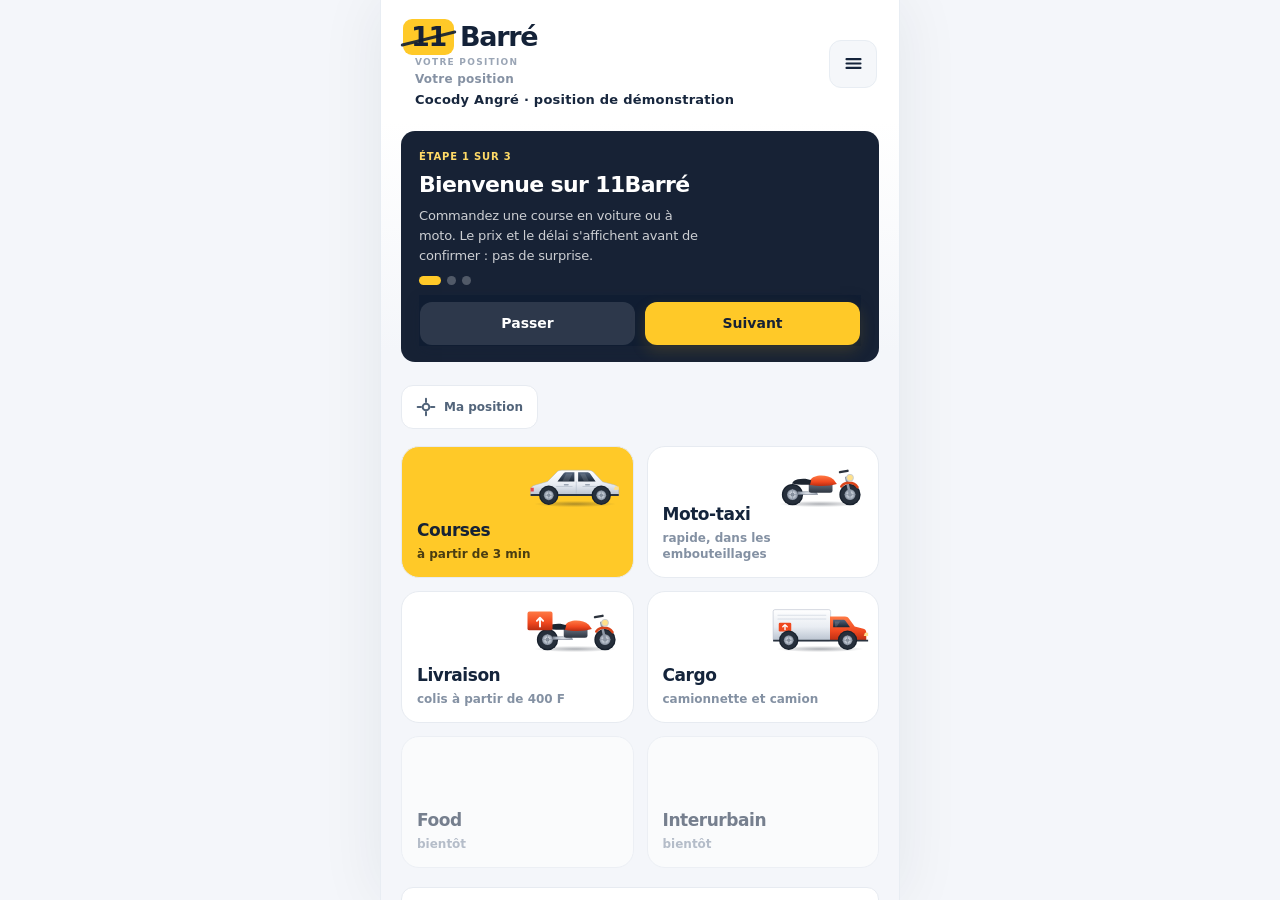
<file: index.html>
<!DOCTYPE html>
<html lang="fr">
<head>
<meta charset="utf-8">
<meta name="viewport" content="width=device-width,initial-scale=1,viewport-fit=cover">
<meta name="theme-color" content="#0d1b2a">
<meta name="description" content="11Barré : commandez une course, une moto ou une livraison en Côte d'Ivoire. Prix et délai affichés avant de commander (maquette de démonstration).">
<link rel="manifest" href="manifest.webmanifest">
<link rel="icon" type="image/png" href="icons/icon-192.png">
<link rel="apple-touch-icon" href="icons/apple-touch-icon.png">
<meta name="mobile-web-app-capable" content="yes"><meta name="apple-mobile-web-app-capable" content="yes"><meta name="apple-mobile-web-app-title" content="11Barré">
<title>11Barré — Courses et livraison</title>
<link rel="stylesheet" href="commun.css">
 <link rel="stylesheet" href="modern-ui.css">
  <link rel="stylesheet" href="premium-ui.css">
</head>
<body class="client">
<div id="app"></div>
<div id="sr" class="sr" role="status" aria-live="polite" aria-atomic="true"></div>
<noscript><p style="padding:20px">11Barré a besoin de JavaScript pour fonctionner.</p></noscript>
<script src="commun.js"></script>
<script src="moteur.js"></script>
<script>
"use strict";
/* 11Barré — maquette interactive du parcours client (courses et livraison).
   Données de démonstration : aucun serveur, aucun paiement réel, chauffeurs et livreurs fictifs, positions approximatives.
   Gardés sur l'appareil : historique avec reçus, adresses récentes, mode de paiement, dernier lieu, course en cours (reprise après rechargement). */
const SERV={
 courses:{nom:"Courses",v:30,items:[{id:"eco",nom:"Éco",pl:4,note:"Véhicules climatisés",k:"car"},{id:"confort",nom:"Confort",pl:4,note:"Climatisés, 2007 ou plus récent",k:"car"},{id:"plus",nom:"Confort+",ind:true,k:"car"},{id:"fam",nom:"Famille",pl:6,note:"Monospace, 6 places",k:"van"}]},
 moto:{nom:"Moto-taxi",v:34,items:[{id:"mt",nom:"Moto-taxi",pl:1,note:"Un passager, casque fourni",k:"moto"}]},
 livraison:{nom:"Livraison",v:30,liv:true,items:[{id:"lm",nom:"Livraison à moto",note:"Colis jusqu'à 10 kg",k:"moto"},{id:"cod",nom:"Paiement à la livraison",cod:true,note:"Le livreur encaisse pour vous",k:"moto"}]},
 cargo:{nom:"Cargo",v:22,liv:true,items:[{id:"ex",nom:"Express Cargo",note:"Camionnette, 500 kg",k:"van"},{id:"ca",nom:"Camion",note:"Gros volume, aide au chargement",k:"truck"}]}};
const VIT=[{id:"exp",n:"Express",d:"Direct, sans autre colis"},{id:"std",n:"Standard",d:""},{id:"grp",n:"Un peu plus long",d:"Le coursier peut livrer un autre colis sur la route"},{id:"diff",n:"Dans 2 heures",d:"Récupération et livraison d'ici "}];
const PAIE=[["cash","Espèces","Payer au chauffeur ou au livreur"],["orange","Orange Money","Paiement par numéro de téléphone ou code QR"],["wave","Wave","Paiement par numéro de téléphone ou code QR"],["mtn","MTN MoMo","Paiement par numéro de téléphone"],["carte","Carte bancaire","Bientôt disponible",1]];
const DRV=[["Koffi A.","Toyota Yaris","1234 GH 01",4.9],["Awa T.","Hyundai Accent","5821 HD 01",4.8],["Yao M.","Suzuki Dzire","7709 JC 01",4.7],["Mariam S.","Kia Picanto","3302 KB 01",5.0]];
const ICON={car:'<svg viewBox="0 0 160 80"><defs><linearGradient id="vW" x1="0" y1="0" x2="0" y2="1"><stop offset="0" stop-color="#ffffff"/><stop offset=".55" stop-color="#e9edf3"/><stop offset="1" stop-color="#b9c2cf"/></linearGradient><linearGradient id="vR" x1="0" y1="0" x2="0" y2="1"><stop offset="0" stop-color="#ff7a45"/><stop offset=".6" stop-color="#f0481f"/><stop offset="1" stop-color="#b92d12"/></linearGradient><linearGradient id="vG" x1="0" y1="0" x2="0" y2="1"><stop offset="0" stop-color="#53647c"/><stop offset="1" stop-color="#1c2735"/></linearGradient><linearGradient id="vM" x1="0" y1="0" x2="0" y2="1"><stop offset="0" stop-color="#6b7584"/><stop offset="1" stop-color="#2d3540"/></linearGradient><radialGradient id="vH" cx=".5" cy=".5" r=".5"><stop offset="0" stop-color="#f4f6f9"/><stop offset=".7" stop-color="#aab3c0"/><stop offset="1" stop-color="#7c8593"/></radialGradient><radialGradient id="vS" cx=".5" cy=".5" r=".5"><stop offset="0" stop-color="#101826" stop-opacity=".34"/><stop offset="1" stop-color="#101826" stop-opacity="0"/></radialGradient></defs><ellipse cx="80" cy="72" rx="66" ry="5" fill="url(#vS)"/><path d="M9 58V49c0-4 3-6.5 8-7.5l19-5.500L50 22c2.500-3 5-4 9-4h42c4.500 0 8 1.800 10.500 5L124 36.500l18 4.500c5 1.200 8 3.500 8 8V58z" fill="url(#vW)" stroke="#aab3c0" stroke-width=".8"/><path d="M52 36l9.500-13c1.200-1.500 2.500-2 4.500-2h13v15zM85 21h14.500c2 0 3.500.8 4.800 2.500L113 36H85z" fill="url(#vG)"/><path d="M66 23h10l-6 12h-10zM88 23h8l6 12h-8z" fill="#fff" opacity=".13"/><path d="M82 36v22M50 44h26M92 44h24" stroke="#b3bcc9" stroke-width="1" fill="none"/><rect x="62" y="40" width="8" height="2.200" rx="1.100" fill="#9aa4b2"/><rect x="96" y="40" width="8" height="2.200" rx="1.100" fill="#9aa4b2"/><path d="M144 44h6v5h-8z" fill="#ffe08a"/><path d="M9 46h5v6H9z" fill="#e5484d"/><path d="M9 56h141v3H9z" fill="#2b3440"/><circle cx="38" cy="58" r="15.5" fill="#18212d"/><circle cx="38" cy="58" r="13.5" fill="#262f3b"/><circle cx="38" cy="58" r="7.8" fill="url(#vH)"/><circle cx="38" cy="58" r="2.7" fill="#7c8593"/><path d="M30.2 58H45.8M38 50.2V65.8" stroke="#8d97a5" stroke-width="1.2"/><circle cx="122" cy="58" r="15.5" fill="#18212d"/><circle cx="122" cy="58" r="13.5" fill="#262f3b"/><circle cx="122" cy="58" r="7.8" fill="url(#vH)"/><circle cx="122" cy="58" r="2.7" fill="#7c8593"/><path d="M114.2 58H129.8M122 50.2V65.8" stroke="#8d97a5" stroke-width="1.2"/></svg>',van:'<svg viewBox="0 0 160 80"><defs><linearGradient id="vW" x1="0" y1="0" x2="0" y2="1"><stop offset="0" stop-color="#ffffff"/><stop offset=".55" stop-color="#e9edf3"/><stop offset="1" stop-color="#b9c2cf"/></linearGradient><linearGradient id="vR" x1="0" y1="0" x2="0" y2="1"><stop offset="0" stop-color="#ff7a45"/><stop offset=".6" stop-color="#f0481f"/><stop offset="1" stop-color="#b92d12"/></linearGradient><linearGradient id="vG" x1="0" y1="0" x2="0" y2="1"><stop offset="0" stop-color="#53647c"/><stop offset="1" stop-color="#1c2735"/></linearGradient><linearGradient id="vM" x1="0" y1="0" x2="0" y2="1"><stop offset="0" stop-color="#6b7584"/><stop offset="1" stop-color="#2d3540"/></linearGradient><radialGradient id="vH" cx=".5" cy=".5" r=".5"><stop offset="0" stop-color="#f4f6f9"/><stop offset=".7" stop-color="#aab3c0"/><stop offset="1" stop-color="#7c8593"/></radialGradient><radialGradient id="vS" cx=".5" cy=".5" r=".5"><stop offset="0" stop-color="#101826" stop-opacity=".34"/><stop offset="1" stop-color="#101826" stop-opacity="0"/></radialGradient></defs><ellipse cx="80" cy="72" rx="62" ry="5" fill="url(#vS)"/><path d="M16 59V35c0-4 2.500-6 6-6.800L36 25 48 12c1.500-1.500 3-2 5-2h52c4 0 7 1.500 9 4.500L123 28l14 4c4 1 6 3 6 7.500V59z" fill="url(#vW)" stroke="#aab3c0" stroke-width=".8"/><path d="M44 26l8-12c1-1.200 2-1.700 3.500-1.700H72V26zM76 12.300h16V26H76zM96 12.300h9c1.800 0 3 .7 4 2L118 26H96z" fill="url(#vG)"/><path d="M74 26v33M94 26v33M16 46h127" stroke="#b3bcc9" stroke-width="1" fill="none"/><rect x="79" y="38" width="9" height="2.200" rx="1.100" fill="#9aa4b2"/><rect x="99" y="38" width="9" height="2.200" rx="1.100" fill="#9aa4b2"/><path d="M138 41h5v5h-8z" fill="#ffe08a"/><path d="M16 40h4v8h-4z" fill="#e5484d"/><path d="M16 57h127v3H16z" fill="#2b3440"/><circle cx="40" cy="58" r="16" fill="#18212d"/><circle cx="40" cy="58" r="14" fill="#262f3b"/><circle cx="40" cy="58" r="8.1" fill="url(#vH)"/><circle cx="40" cy="58" r="2.8" fill="#7c8593"/><path d="M31.9 58H48.1M40 49.9V66.1" stroke="#8d97a5" stroke-width="1.2"/><circle cx="120" cy="58" r="16" fill="#18212d"/><circle cx="120" cy="58" r="14" fill="#262f3b"/><circle cx="120" cy="58" r="8.1" fill="url(#vH)"/><circle cx="120" cy="58" r="2.8" fill="#7c8593"/><path d="M111.9 58H128.1M120 49.9V66.1" stroke="#8d97a5" stroke-width="1.2"/></svg>',moto:'<svg viewBox="0 0 160 80"><defs><linearGradient id="vW" x1="0" y1="0" x2="0" y2="1"><stop offset="0" stop-color="#ffffff"/><stop offset=".55" stop-color="#e9edf3"/><stop offset="1" stop-color="#b9c2cf"/></linearGradient><linearGradient id="vR" x1="0" y1="0" x2="0" y2="1"><stop offset="0" stop-color="#ff7a45"/><stop offset=".6" stop-color="#f0481f"/><stop offset="1" stop-color="#b92d12"/></linearGradient><linearGradient id="vG" x1="0" y1="0" x2="0" y2="1"><stop offset="0" stop-color="#53647c"/><stop offset="1" stop-color="#1c2735"/></linearGradient><linearGradient id="vM" x1="0" y1="0" x2="0" y2="1"><stop offset="0" stop-color="#6b7584"/><stop offset="1" stop-color="#2d3540"/></linearGradient><radialGradient id="vH" cx=".5" cy=".5" r=".5"><stop offset="0" stop-color="#f4f6f9"/><stop offset=".7" stop-color="#aab3c0"/><stop offset="1" stop-color="#7c8593"/></radialGradient><radialGradient id="vS" cx=".5" cy=".5" r=".5"><stop offset="0" stop-color="#101826" stop-opacity=".34"/><stop offset="1" stop-color="#101826" stop-opacity="0"/></radialGradient></defs><ellipse cx="80" cy="72" rx="66" ry="5" fill="url(#vS)"/><circle cx="36" cy="57" r="17" fill="#18212d"/><circle cx="36" cy="57" r="15" fill="#262f3b"/><circle cx="36" cy="57" r="8.7" fill="url(#vH)"/><circle cx="36" cy="57" r="3.0" fill="#7c8593"/><path d="M27.3 57H44.7M36 48.3V65.7" stroke="#8d97a5" stroke-width="1.2"/><circle cx="128" cy="57" r="17" fill="#18212d"/><circle cx="128" cy="57" r="15" fill="#262f3b"/><circle cx="128" cy="57" r="8.7" fill="url(#vH)"/><circle cx="128" cy="57" r="3.0" fill="#7c8593"/><path d="M119.3 57H136.7M128 48.3V65.7" stroke="#8d97a5" stroke-width="1.2"/><path d="M122 30l6 27" stroke="#8d97a5" stroke-width="4" stroke-linecap="round"/><path d="M114 44c6-8 20-8 26 1" fill="none" stroke="#d9441b" stroke-width="4" stroke-linecap="round"/><path d="M44 52h30l3 5H44z" fill="url(#vH)"/><rect x="62" y="38" width="38" height="16" rx="4" fill="url(#vM)"/><path d="M64 34c6-10 28-10 38-1l5 7c-12 4-30 4-45 1z" fill="url(#vR)"/><path d="M38 35c6-4 20-5 28-1l-2 7c-10 1-22 0-29-2z" fill="#1d2530"/><path d="M112 21l12-2" stroke="#2b323c" stroke-width="4" stroke-linecap="round"/><circle cx="128" cy="30" r="5.500" fill="#ffe08a" stroke="#c5ccd6" stroke-width="1.500"/></svg>',motoliv:'<svg viewBox="0 0 160 80"><defs><linearGradient id="vW" x1="0" y1="0" x2="0" y2="1"><stop offset="0" stop-color="#ffffff"/><stop offset=".55" stop-color="#e9edf3"/><stop offset="1" stop-color="#b9c2cf"/></linearGradient><linearGradient id="vR" x1="0" y1="0" x2="0" y2="1"><stop offset="0" stop-color="#ff7a45"/><stop offset=".6" stop-color="#f0481f"/><stop offset="1" stop-color="#b92d12"/></linearGradient><linearGradient id="vG" x1="0" y1="0" x2="0" y2="1"><stop offset="0" stop-color="#53647c"/><stop offset="1" stop-color="#1c2735"/></linearGradient><linearGradient id="vM" x1="0" y1="0" x2="0" y2="1"><stop offset="0" stop-color="#6b7584"/><stop offset="1" stop-color="#2d3540"/></linearGradient><radialGradient id="vH" cx=".5" cy=".5" r=".5"><stop offset="0" stop-color="#f4f6f9"/><stop offset=".7" stop-color="#aab3c0"/><stop offset="1" stop-color="#7c8593"/></radialGradient><radialGradient id="vS" cx=".5" cy=".5" r=".5"><stop offset="0" stop-color="#101826" stop-opacity=".34"/><stop offset="1" stop-color="#101826" stop-opacity="0"/></radialGradient></defs><ellipse cx="80" cy="72" rx="66" ry="5" fill="url(#vS)"/><circle cx="36" cy="57" r="17" fill="#18212d"/><circle cx="36" cy="57" r="15" fill="#262f3b"/><circle cx="36" cy="57" r="8.7" fill="url(#vH)"/><circle cx="36" cy="57" r="3.0" fill="#7c8593"/><path d="M27.3 57H44.7M36 48.3V65.7" stroke="#8d97a5" stroke-width="1.2"/><circle cx="128" cy="57" r="17" fill="#18212d"/><circle cx="128" cy="57" r="15" fill="#262f3b"/><circle cx="128" cy="57" r="8.7" fill="url(#vH)"/><circle cx="128" cy="57" r="3.0" fill="#7c8593"/><path d="M119.3 57H136.7M128 48.3V65.7" stroke="#8d97a5" stroke-width="1.2"/><path d="M122 30l6 27" stroke="#8d97a5" stroke-width="4" stroke-linecap="round"/><path d="M114 44c6-8 20-8 26 1" fill="none" stroke="#d9441b" stroke-width="4" stroke-linecap="round"/><path d="M44 52h30l3 5H44z" fill="url(#vH)"/><rect x="62" y="38" width="38" height="16" rx="4" fill="url(#vM)"/><path d="M64 34c6-10 28-10 38-1l5 7c-12 4-30 4-45 1z" fill="url(#vR)"/><path d="M38 35c6-4 20-5 28-1l-2 7c-10 1-22 0-29-2z" fill="#1d2530"/><path d="M112 21l12-2" stroke="#2b323c" stroke-width="4" stroke-linecap="round"/><circle cx="128" cy="30" r="5.500" fill="#ffe08a" stroke="#c5ccd6" stroke-width="1.500"/><rect x="4" y="12" width="40" height="30" rx="3" fill="url(#vR)"/><path d="M24 36V22m-5 5l5-5 5 5" stroke="#fff" stroke-width="3" fill="none" stroke-linecap="round" stroke-linejoin="round"/></svg>',truck:'<svg viewBox="0 0 160 80"><defs><linearGradient id="vW" x1="0" y1="0" x2="0" y2="1"><stop offset="0" stop-color="#ffffff"/><stop offset=".55" stop-color="#e9edf3"/><stop offset="1" stop-color="#b9c2cf"/></linearGradient><linearGradient id="vR" x1="0" y1="0" x2="0" y2="1"><stop offset="0" stop-color="#ff7a45"/><stop offset=".6" stop-color="#f0481f"/><stop offset="1" stop-color="#b92d12"/></linearGradient><linearGradient id="vG" x1="0" y1="0" x2="0" y2="1"><stop offset="0" stop-color="#53647c"/><stop offset="1" stop-color="#1c2735"/></linearGradient><linearGradient id="vM" x1="0" y1="0" x2="0" y2="1"><stop offset="0" stop-color="#6b7584"/><stop offset="1" stop-color="#2d3540"/></linearGradient><radialGradient id="vH" cx=".5" cy=".5" r=".5"><stop offset="0" stop-color="#f4f6f9"/><stop offset=".7" stop-color="#aab3c0"/><stop offset="1" stop-color="#7c8593"/></radialGradient><radialGradient id="vS" cx=".5" cy=".5" r=".5"><stop offset="0" stop-color="#101826" stop-opacity=".34"/><stop offset="1" stop-color="#101826" stop-opacity="0"/></radialGradient></defs><ellipse cx="80" cy="72" rx="70" ry="5" fill="url(#vS)"/><rect x="5" y="9" width="92" height="50" rx="3" fill="url(#vW)" stroke="#aab3c0" stroke-width=".8"/><path d="M12 18h78M12 24h78" stroke="#c7cfda" stroke-width="1"/><path d="M96 20h24c3 0 5 1.300 6.500 3.500l9 12.500 14 3.500c3 .8 4.500 2.800 4.500 6V59H96z" fill="url(#vR)"/><path d="M101 25h16c1.800 0 3 .6 4 2l7 10H101z" fill="url(#vG)"/><path d="M104 28h8l-5 8h-3z" fill="#fff" opacity=".14"/><path d="M152 46h5v5h-7z" fill="#ffe08a"/><path d="M5 57h152v3H5z" fill="#2b3440"/><path d="M38 28h26v14H38z" fill="none"/><g fill="#f0481f"><rect x="14" y="30" width="20" height="14" rx="2"/></g><path d="M24 41v-8m-3.500 3.500L24 33l3.500 3.500" stroke="#fff" stroke-width="2.200" fill="none" stroke-linecap="round" stroke-linejoin="round"/><circle cx="30" cy="58" r="15.5" fill="#18212d"/><circle cx="30" cy="58" r="13.5" fill="#262f3b"/><circle cx="30" cy="58" r="7.8" fill="url(#vH)"/><circle cx="30" cy="58" r="2.7" fill="#7c8593"/><path d="M22.2 58H37.8M30 50.2V65.8" stroke="#8d97a5" stroke-width="1.2"/><circle cx="124" cy="58" r="15.5" fill="#18212d"/><circle cx="124" cy="58" r="13.5" fill="#262f3b"/><circle cx="124" cy="58" r="7.8" fill="url(#vH)"/><circle cx="124" cy="58" r="2.7" fill="#7c8593"/><path d="M116.2 58H131.8M124 50.2V65.8" stroke="#8d97a5" stroke-width="1.2"/></svg>'};
const SVG={pin:'<svg viewBox="0 0 24 24" width="22" height="22"><path d="M12 2a7 7 0 0 0-7 7c0 5 7 13 7 13s7-8 7-13a7 7 0 0 0-7-7zm0 9.5A2.5 2.5 0 1 1 12 6.500a2.500 2.500 0 0 1 0 5z" fill="currentColor"/></svg>',flag:'<svg viewBox="0 0 24 24" width="22" height="22"><path d="M5 3v18M5 4h13l-3 4 3 4H5" stroke="currentColor" stroke-width="2" fill="none" stroke-linecap="round" stroke-linejoin="round"/></svg>',menu:'<svg viewBox="0 0 24 24"><path d="M4 7h16M4 12h16M4 17h16" stroke="currentColor" stroke-width="2.4" stroke-linecap="round"/></svg>',back:'<svg viewBox="0 0 24 24"><path d="M15 5l-7 7 7 7M8 12h13" stroke="currentColor" stroke-width="2.4" fill="none" stroke-linecap="round" stroke-linejoin="round"/></svg>',search:'<svg viewBox="0 0 24 24" width="24" height="24"><circle cx="11" cy="11" r="7" stroke="currentColor" stroke-width="2.4" fill="none"/><path d="M16 16l5 5" stroke="currentColor" stroke-width="2.4" stroke-linecap="round"/></svg>',opts:'<svg viewBox="0 0 24 24" width="24" height="24"><path d="M4 8h10M18 8h2M4 16h2M10 16h10" stroke="currentColor" stroke-width="2.4" stroke-linecap="round"/><circle cx="16" cy="8" r="2.500" stroke="currentColor" stroke-width="2.200" fill="none"/><circle cx="8" cy="16" r="2.500" stroke="currentColor" stroke-width="2.200" fill="none"/></svg>',cash:'<svg viewBox="0 0 24 24" width="28" height="28"><rect x="2" y="6" width="20" height="12" rx="2" fill="#2fa84f"/><circle cx="12" cy="12" r="3" fill="#b9f0c4"/></svg>'};
const tileIco={courses:ICON.car,moto:ICON.moto,livraison:ICON.motoliv,cargo:ICON.truck};
/* Icônes décoratives : masquées pour les lecteurs d'écran */
const hid=s=>s.includes("aria-hidden")?s:s.replace("<svg ",'<svg aria-hidden="true" focusable="false" ');
[SVG,ICON,tileIco].forEach(o=>Object.keys(o).forEach(k=>{o[k]=hid(o[k])}));
SVG.loc=hid('<svg viewBox="0 0 24 24" width="20" height="20"><circle cx="12" cy="12" r="4" fill="none" stroke="currentColor" stroke-width="2.4"/><path d="M12 2v4M12 18v4M2 12h4M18 12h4" stroke="currentColor" stroke-width="2.4" stroke-linecap="round"/></svg>');
/* État */
const AUJ=()=>new Date().toLocaleDateString("fr-FR"),ATTENTE_REELLE=20000;
const drvOnline=()=>(Date.now()-LS.get("chauffeur_ligne",0))<10000;
const O0=()=>({vit:"std",porte:false,instr:"",autreN:"",autreT:"",msg:false,dN:"",dT:"",colis:"",payeur:"exp",cod:""});
const S={ph:"home",tab:"courses",from:(()=>{const p=LS.get("pos",null);return p&&typeof p==="object"&&Number.isFinite(p.la)&&Number.isFinite(p.lo)?p:(lieu(p)||lieu("Ma position (démo)"))})(),gps:(()=>{const p=LS.get("pos",null);return !!(p&&typeof p==="object"&&Number.isFinite(p.la)&&Number.isFinite(p.lo))||!!lieu(p)})(),to:null,cat:null,pay:LS.get("pay","cash"),pick:null,sheet:null,q:"",
  o:O0(),run:null,star:0,tip:0,tags:[],hist:LS.get("hist",[]),rec:LS.get("rec",["Plateau","Cocody Deux-Plateaux","Marcory Zone 4"]),
  wel:LS.get("accueil_vu",false)?-1:0,confirm:null,recu:null,prev:null,err:"",busy:false,loc:"",opener:null};
const dist=()=>S.from&&S.to?Math.max(.8,km(S.from,S.to)*1.35):0;
const vit=()=>VIT.find(v=>v.id===S.o.vit);
const catsDe=t=>SERV[t].items,catCur=()=>SERV[S.tab].items.find(c=>c.id===S.cat);
const PLAN=LS.get("plan",null)||M.PLAN_DEFAUT; /* plan tarifaire : paramètre, jamais valeurs codées ici */
const devisC=c=>M.devis(PLAN,{cat:c.id,km:dist(),vitesse:SERV[S.tab].liv?S.o.vit:"std",porte:!!(SERV[S.tab].liv&&S.o.porte)});
const prixBase=c=>c.ind?0:M.devis(PLAN,{cat:c.id,km:dist()}).total;
const approche=c=>2+hash((S.from?S.from.n:"")+c.id)%8;
const duree=()=>Math.max(4,Math.round(dist()/SERV[S.tab].v*60)+3);
const total=c=>c?devisC(c).total:0;
function carte(){const el=$("#map");if(!el)return;W=el.clientWidth||360;H=el.clientHeight||300;const a=S.from,b=S.to;if(!a||!b){el.innerHTML=`<svg viewBox="0 0 ${W} ${H}">${fond()}</svg>`;return}
 const p=proj(a,b),A=p(a),B=p(b),M=[B[0],A[1]],pts=[A,M,B],route=pts.map((q,i)=>(i?"L":"M")+q[0].toFixed(1)+" "+q[1].toFixed(1)).join(" ");
 const r=S.run,eta=r&&r.step!=="search"?r.eta:null;let car="",bubble="",mover=null;
 if(r){const dS=[[A[0]-70,A[1]-55],[A[0]-70,A[1]],A];if(r.step==="approach")mover=along(dS,r.f);else if(r.step==="arrived")mover={x:A[0],y:A[1],ang:0};else if(r.step==="ride")mover=along(pts,r.f)}
 if(mover)car=`<g transform="translate(${mover.x.toFixed(1)} ${mover.y.toFixed(1)}) rotate(${(mover.ang+90).toFixed(0)})"><rect x="-8" y="-14" width="16" height="28" rx="6" fill="#0d1b2a" stroke="#fff" stroke-width="2"/><rect x="-5" y="-6" width="10" height="7" rx="2" fill="#ffc21a"/></g>`;
 const lab=r&&r.step==="ride"?"arrivée "+hh(Math.max(0,r.etaLeft)):(r&&r.step==="approach"?r.etaLeft+" min":(S.ph==="trip"?"arrivée "+hh(duree()+approche(catCur()||{id:"x"})):""));
 if(lab){const AN=r&&r.step==="approach"?A:B;bubble=`<g transform="translate(${Math.min(Math.max(AN[0],64),W-64)} ${Math.max(AN[1]-34,22)})"><rect x="-56" y="-18" width="112" height="30" rx="15" fill="${r&&r.step==="approach"?"#ff5a36":"#0d1b2a"}"/><text y="3" text-anchor="middle" fill="#fff" font-size="14" font-weight="700" font-family="system-ui">${esc(lab)}</text></g>`}
 el.innerHTML=`<svg viewBox="0 0 ${W} ${H}" role="img" aria-label="Itinéraire de ${esc(a.n)} à ${esc(b.n)}">${fond()}<path d="${route}" stroke="#fff" stroke-width="11" fill="none" stroke-linejoin="round" stroke-linecap="round"/><path d="${route}" pathLength="100" stroke="var(--route)" stroke-width="6" fill="none" stroke-linejoin="round" stroke-linecap="round"/><path d="${route}" pathLength="100" stroke="#f5a300" stroke-width="6" fill="none" stroke-dasharray="0 52 16 40"/><circle cx="${A[0]}" cy="${A[1]}" r="9" fill="#fff" stroke="#0d1b2a" stroke-width="4"/><circle cx="${B[0]}" cy="${B[1]}" r="9" fill="#fff" stroke="#ff5a36" stroke-width="4"/>${bubble}${car}</svg>`}
/* Rendu */
const bar=(l,rt)=>`<div class="top"><div>${l}</div>${rt||""}</div>`;
const WEL=[["Bienvenue sur 11Barré","Commandez une course en voiture ou à moto. Le prix et le délai s'affichent avant de confirmer : pas de surprise."],["Envoyez un colis","Faites livrer un colis à moto ou en camionnette. Avec le paiement à la livraison, le livreur encaisse l'argent pour vous."],["Payez comme vous voulez","Espèces, Orange Money, Wave ou MTN MoMo. C'est une démonstration : aucun paiement réel et des chauffeurs fictifs. Si aucun chauffeur n'est en ligne, une course de démonstration prend le relais (au bout de 20 secondes si un chauffeur a été prévenu)."]];
const wel=()=>{const i=S.wel,w=WEL[i];return`<section class="wel" aria-label="Bienvenue"><div class="nt">Étape ${i+1} sur ${WEL.length}</div><h2>${w[0]}</h2><p>${w[1]}</p><div class="dots" aria-hidden="true">${WEL.map((x,j)=>`<i class="${j===i?"on":""}"></i>`).join("")}</div><div class="cta"><button class="btn sec2" data-a="welSkip">Passer</button><button class="btn" data-a="welNext">${i===WEL.length-1?"Commencer":"Suivant"}</button></div></section>`};
const posLib=()=>S.gps?"Position GPS · précision ±"+Math.round(S.from.accuracy||0)+" m":S.from.z+" · position de démonstration";
const locBtn=()=>`<button class="loc" data-a="loc" ${S.loc==="wait"?'disabled aria-busy="true"':""}>${S.loc==="wait"?'<span class="spin" aria-hidden="true"></span> Localisation…':SVG.loc+" Ma position"}</button>`;
const home=()=>`${bar(`<span class="logo"><i>11</i>Barré</span><div class="pos">Votre position <small>${esc(posLib())}</small></div>`,`<button class="ib" data-a="menu" aria-label="Menu" aria-haspopup="dialog">${SVG.menu}</button>`)}
<div class="home">${navigator.onLine===false?'<p class="banner" role="status">Vous êtes hors connexion : les écrans restent disponibles, mais rien n\'est envoyé.</p>':""}${S.wel>=0?wel():""}<div>${locBtn()}</div><div class="tiles">${Object.entries(SERV).map(([k,s],i)=>`<button class="tile ${i===0?"big":""}" data-a="svc" data-v="${k}">${tileIco[k]}<b>${s.nom}</b><span>${k==="courses"?"à partir de 3 min":k==="livraison"?"colis à partir de 400 F":k==="moto"?"rapide, dans les embouteillages":"camionnette et camion"}</span></button>`).join("")}
<button class="tile" disabled aria-disabled="true"><b>Food</b><span>bientôt</span></button><button class="tile" disabled aria-disabled="true"><b>Interurbain</b><span>bientôt</span></button></div>
<button class="search" data-a="dest">${SVG.search}<span style="flex:1">Où allez-vous ?</span></button>
<div class="sec" role="heading" aria-level="2">Adresses récentes</div>${S.rec.map(n=>lieu(n)).filter(Boolean).length?S.rec.map(n=>lieu(n)).filter(Boolean).map(l=>`<button class="row" data-a="rec" data-n="${esc(l.n)}"><span class="pin">${SVG.pin}</span><span class="t"><b>${esc(l.n)}</b><span>${esc(l.z)}</span></span><span class="m">${Math.max(4,Math.round(km(S.from,l)*1.35/30*60)+3)} min</span></button>`).join(""):'<p class="nt" style="padding:10px 2px">Vos dernières destinations apparaîtront ici.</p>'}
<p class="nt" style="margin-top:20px">Maquette de démonstration : chauffeurs, prix et paiements sont fictifs.</p></div>`;
const cartes=()=>SERV[S.tab].items.map(c=>`<button class="cat ${S.cat===c.id?"on":""}" data-a="cat" data-c="${c.id}" aria-pressed="${S.cat===c.id}" ${c.ind?"disabled":""} aria-label="${esc(c.nom)}${c.ind?", indisponible":", "+approche(c)+" minutes, "+F(prixBase(c))}">${ICON[c.k]}<small>${c.ind?"—":approche(c)+" min"}</small><b>${c.nom}</b><span class="p">${c.ind?"—":F(prixBase(c))}</span></button>`).join("");
const payLib=()=>(PAIE.find(p=>p[0]===S.pay)||PAIE[0])[1];
const dispoTxt=()=>drvOnline()?"Un chauffeur est en ligne : votre commande lui sera envoyée. S'il ne répond pas sous 20 secondes, une course de démonstration prendra le relais.":"Aucun chauffeur n'est en ligne pour le moment. Vous pouvez commander : une course de démonstration, avec un chauffeur fictif, démarrera aussitôt.";
const trip=()=>{const c=catCur();return`<button class="ib back" data-a="home" aria-label="Retour à l'accueil">${SVG.back}</button><div class="col"><div id="map"></div>
<div class="sheet"><div class="scroll"><button class="od" data-a="pf"><span class="ic">${SVG.pin}</span><span><small>${SERV[S.tab].liv?"Récupération":"Prise en charge"} · modifier</small><b>${esc(S.from.n)}</b></span></button>
<button class="od" data-a="pt"><span class="ic">${SVG.flag}</span><span><small>${S.to?"≈ "+duree()+" min · "+dist().toFixed(1)+" km":"Destination"}</small><b>${S.to?esc(S.to.n):"Où allez-vous ?"}</b></span></button>
<div class="tabs" role="tablist" aria-label="Type de service">${Object.entries(SERV).map(([k,s])=>`<button class="tab ${S.tab===k?"on":""}" role="tab" aria-selected="${S.tab===k}" data-a="tab" data-v="${k}">${s.nom}</button>`).join("")}</div>
${S.to?`<div class="cats">${cartes()}</div>`:`<p class="nt" style="padding:10px 2px">Choisissez une destination pour voir les prix et les délais.</p>`}</div>
${S.to&&c?`<p class="dispo" id="dispo">${dispoTxt()}</p>`:""}
<button class="pay" data-a="paie" aria-label="Mode de paiement : ${esc(payLib())}. Modifier">${S.pay==="cash"?SVG.cash:'<span class="chip">'+esc(payLib())+"</span>"}<span style="flex:1">${S.pay==="cash"?"Espèces":"Payer avec "+esc(payLib())}</span><span aria-hidden="true">›</span></button>
<div class="cta"><button class="btn" data-a="cmd" ${S.to&&c&&!S.busy?"":"disabled"} ${S.busy?'aria-busy="true"':""}>${S.busy?'<span class="spin" aria-hidden="true"></span> Envoi de la commande…':c?"Commander · "+F(total(c)):"Commander"}</button><button class="mini" data-a="det" aria-label="Options de la commande" ${c?"":"disabled"}>${SVG.opts}</button></div></div></div>`};
const picker=()=>`<div class="full" role="dialog" aria-modal="true" aria-label="Choisir une adresse" tabindex="-1"><header><button class="ib" data-a="pclose" aria-label="Fermer la recherche d'adresse">${SVG.back}</button><input type="search" id="pq" placeholder="${S.pick==="from"?"D'où partez-vous ?":"Où allez-vous ?"}" autocomplete="off" aria-label="${S.pick==="from"?"Adresse de départ":"Adresse d'arrivée"}" value="${esc(S.q)}"></header><div style="padding:0 16px">${S.pick==="from"?locBtn():""}</div><div id="pl" style="overflow:auto;padding:0 16px 20px"></div></div>`;
const plist=()=>{const q=S.q.trim().toLowerCase(),L=LIEUX.filter(l=>(S.pick==="from"||l.n!=="Ma position (démo)")&&(!q||(l.n+" "+l.z).toLowerCase().includes(q)));$("#pl").innerHTML=L.length?L.map(l=>`<button class="row" data-a="pset" data-n="${esc(l.n)}"><span class="pin">${SVG.pin}</span><span class="t"><b>${esc(l.n)}</b><span>${esc(l.z)}</span></span></button>`).join(""):`<p class="nt" style="padding:16px 4px">Aucune adresse trouvée pour « ${esc(S.q.trim())} ». Essayez un quartier (par exemple Cocody ou Yopougon). Dans la version réelle, la recherche couvrira toute la ville.</p><button class="btn sec2" data-a="pvoir" style="width:100%">Voir tous les lieux</button>`};
const ov=(h,lab,id)=>`<div class="ov" data-a="oclose"><div class="sheet" role="dialog" aria-modal="true" aria-label="${esc(lab)}" tabindex="-1" data-stop="1"><div class="scroll">${h}</div></div></div>`;
const radio=(on,a,k,v,t,sub,pr)=>`<button class="opt ${on?"on":""}" role="radio" aria-checked="${on}" data-a="${a}" data-${k}="${v}"><span class="dot"></span><span class="t"><b>${t}</b>${sub?`<small>${sub}</small>`:""}</span>${pr?`<span class="pr">${pr}</span>`:""}</button>`;
const shPay=()=>ov(`<h2 style="margin:4px 0 8px">Modes de paiement</h2><div role="radiogroup" aria-label="Mode de paiement">${PAIE.map(p=>p[3]?`<button class="opt" disabled role="radio" aria-checked="false"><span class="dot"></span><span class="t"><b>${p[1]}</b><small>${p[2]}</small></span></button>`:radio(S.pay===p[0],"pay","p",p[0],p[1],p[2])).join("")}</div><p class="nt">Démo : aucun débit n'est effectué. Le paiement mobile réel demandera un accord avec l'opérateur.</p><div class="cta"><button class="btn" data-a="oclose2">Terminer</button></div>`,"Modes de paiement");
const shDet=()=>{const c=catCur(),l=SERV[S.tab].liv;return ov(`<h2 style="margin:4px 0 0">${esc(c.nom)}</h2><p class="nt" style="margin:0">${esc(c.note||"")}${c.pl?" · "+c.pl+" place"+(c.pl>1?"s":""):""}</p>${S.err?`<p class="errm" role="alert">${esc(S.err)}</p>`:""}
${l?`<div class="sec">Destinataire et colis</div><label class="l">Nom du destinataire<input class="fld" data-k="dN" value="${esc(S.o.dN)}" maxlength="60" autocomplete="off" ${S.err&&S.o.dN.trim().length<2?'aria-invalid="true"':""}></label><label class="l">Téléphone du destinataire<input class="fld" data-k="dT" inputmode="tel" value="${esc(S.o.dT)}" maxlength="20" autocomplete="off" placeholder="Ex. 07 00 00 00 00" ${S.err&&S.o.dT.replace(/\D/g,"").length<8?'aria-invalid="true"':""}></label><label class="l">Contenu du colis<input class="fld" data-k="colis" value="${esc(S.o.colis)}" maxlength="100" placeholder="Ex. documents, vêtements…"></label>${c.cod?`<label class="l">Montant à encaisser (F)<input class="fld" data-k="cod" inputmode="numeric" value="${esc(S.o.cod)}" maxlength="9" ${S.err&&!(+S.o.cod>0)?'aria-invalid="true"':""}></label><p class="nt">Le livreur encaisse cette somme auprès du destinataire et vous la reverse.</p>`:""}
<div class="sec">Qui paie la livraison ?</div><div role="radiogroup" aria-label="Qui paie la livraison">${[["exp","L'expéditeur (moi)"],["dest","Le destinataire, à la réception"]].map(x=>radio(S.o.payeur===x[0],"payeur","p",x[0],x[1])).join("")}</div>
<div class="sec">Vitesse</div><div role="radiogroup" aria-label="Vitesse de livraison">${VIT.map(v=>radio(S.o.vit===v.id,"vit","p",v.id,v.n,esc(v.d)+(v.id==="diff"?hh(120):""),F(M.devis(PLAN,{cat:c.id,km:dist(),vitesse:v.id}).total))).join("")}</div>
<div class="tg"><span><b>Porte à porte</b><br><span class="nt">Livré jusqu'à la porte · +${PLAN.options.porte_a_porte} F</span></span><label class="sw"><input type="checkbox" data-k="porte" ${S.o.porte?"checked":""} aria-label="Porte à porte"><i></i></label></div>`
:`<div class="sec">Options</div><label class="l">Instructions pour le chauffeur<input class="fld" data-k="instr" value="${esc(S.o.instr)}" maxlength="120" placeholder="Ex. portail bleu, appelez en arrivant"></label>
<label class="l">Commander pour quelqu'un d'autre<input class="fld" data-k="autreN" value="${esc(S.o.autreN)}" maxlength="60" placeholder="Nom du passager"></label><input class="fld" style="margin-top:8px" data-k="autreT" inputmode="tel" value="${esc(S.o.autreT)}" maxlength="20" placeholder="Téléphone du passager" aria-label="Téléphone du passager">
<div class="tg"><span><b>Je ne peux communiquer que par message</b><br><span class="nt">Le chauffeur ne vous appellera pas</span></span><label class="sw"><input type="checkbox" data-k="msg" ${S.o.msg?"checked":""} aria-label="Communiquer uniquement par message"><i></i></label></div>`}
<div class="sec">Détail du prix</div>${devisC(c).lignes.map(x=>`<div class="hl"><span>${esc(x.libelle)}</span><b>${x.montant<0?"− ":""}${F(Math.abs(x.montant))}</b></div>`).join("")}<div class="hl" style="border-top:1px solid var(--line)"><b>Total</b><b>${F(total(c))}</b></div><p class="nt">Prix valable ${PLAN.validite_devis_min} min${PLAN.demonstration?" · grille de démonstration":""}.</p>
<div class="cta" style="margin-top:12px"><button class="btn" data-a="oclose2">Enregistrer · ${F(total(c))}</button></div>`,"Options de la commande")};
const lien=(h,t,s)=>`<a class="opt" href="${h}"><span class="t"><b>${t}</b><small>${s}</small></span><span aria-hidden="true">›</span></a>`;
const shMenu=()=>ov(`<h2 style="margin:4px 0 8px">Menu</h2><button class="opt" data-a="hist"><span class="t"><b>Courses et reçus</b><small>${S.hist.length?S.hist.length+" course(s) enregistrée(s)":"Aucune course pour le moment"}</small></span><span aria-hidden="true">›</span></button><button class="opt" data-a="paie"><span class="t"><b>Modes de paiement</b><small>${esc(payLib())}</small></span><span aria-hidden="true">›</span></button><button class="opt" data-a="welAgain"><span class="t"><b>Revoir la présentation</b><small>Comment fonctionne l'application</small></span><span aria-hidden="true">›</span></button>
<div class="sec" role="heading" aria-level="3">Autres espaces</div>${lien("chauffeur.html","Espace livreur et chauffeur","Recevoir et réaliser des courses")}${lien("fournisseur.html","Espace entreprise","Commander et suivre des livraisons en nombre")}${lien("demo.html","Visite guidée","Comprendre le projet en 5 minutes")}<p class="nt">11Barré · maquette de démonstration</p><div class="cta"><button class="btn sec2" data-a="oclose2">Fermer</button></div>`,"Menu");
const recuLignes=h=>(h.lignes||[]).map(l=>`<div class="hl"><span>${esc(l.libelle)}</span><b>${l.montant<0?"− ":""}${F(Math.abs(l.montant))}</b></div>`).join("");
const quand=h=>h.ts?new Date(h.ts).toLocaleString("fr-FR",{dateStyle:"long",timeStyle:"short"}):h.d||"";
const recuNum=h=>h.id?"R-"+String(h.id).replace(/\D/g,"").slice(-8):"—";
const recuTotal=h=>(h.p||0)+(h.tip||0);
const recuHtml=h=>`<div class="recu" id="recu"><div class="recu-h"><span class="logo"><i>11</i>Barré</span><span class="nt">Reçu n° ${esc(recuNum(h))}</span></div><p class="nt" style="margin:6px 0">${esc(quand(h))}</p>
<div class="hl"><span>Départ</span><b>${esc(h.de)}</b></div><div class="hl"><span>Arrivée</span><b>${esc(h.a)}</b></div><div class="hl"><span>Service</span><b>${esc(h.s)}</b></div>${h.km?`<div class="hl"><span>Distance</span><b>${h.km} km</b></div>`:""}${h.drv?`<div class="hl"><span>${h.liv?"Livreur":"Chauffeur"}</span><b>${esc(h.drv[0])} · ${esc(h.drv[2])}</b></div>`:""}
<div class="sec">Détail</div>${h.lignes&&h.lignes.length?recuLignes(h):`<div class="hl"><span>Course</span><b>${F(h.p)}</b></div>`}${h.tip?`<div class="hl"><span>Pourboire</span><b>${F(h.tip)}</b></div>`:""}<div class="hl tot"><b>Total</b><b>${F(recuTotal(h))}</b></div>
<p class="nt" style="margin:8px 0 0">Paiement : ${esc(h.pay||"—")}${h.payId==="cash"?" (à remettre au chauffeur)":""}. ${h.n?"Votre note : "+"★".repeat(h.n)+".":""} Reçu de démonstration, sans valeur comptable.</p></div>`;
const shRecu=()=>ov(`<h2 style="margin:4px 0 8px">Reçu de la course</h2>${recuHtml(S.recu)}<div class="cta wrap noprint" style="margin-top:12px"><button class="btn sec2" data-a="imprimer">Imprimer</button><button class="btn" data-a="partRecu">Partager</button></div><div class="cta noprint"><button class="btn sec2" data-a="oclose2">Fermer</button></div>`,"Reçu de la course");
const shHist=()=>ov(`<h2 style="margin:4px 0 8px">Courses et reçus</h2>${S.hist.length?S.hist.map((h,i)=>`<button class="opt" data-a="recu" data-i="${i}" aria-label="Voir le reçu : ${esc(h.de)} vers ${esc(h.a)}, ${F(recuTotal(h))}"><span class="t"><b>${esc(h.de)} → ${esc(h.a)}</b><small>${esc(h.s)} · ${esc(h.d)}${h.n?" · "+"★".repeat(h.n):""}${(h.tags||[]).length?" · "+esc(h.tags.join(", ")):""}</small></span><span class="pr">${F(recuTotal(h))}</span></button>`).join("")+`<p class="nt">Touchez une course pour voir son reçu.</p>`:'<p class="nt" style="padding:8px 2px">Aucune course pour le moment. Vos courses terminées apparaîtront ici, avec leur reçu à imprimer ou à partager.</p><div class="cta"><button class="btn" data-a="premiere">Commander une course</button></div>'}<div class="cta wrap">${S.hist.length?'<button class="btn sec2" data-a="effHist">Effacer l\'historique</button>':""}<button class="btn sec2" data-a="oclose2">Fermer</button></div>`,"Courses et reçus");
const shSos=()=>ov(`<h2 style="margin:4px 0 8px">Besoin d'aide ?</h2><p>Votre position et les informations du trajet seront envoyées au support 11Barré (démonstration).</p><a class="btn er" style="text-decoration:none;text-align:center;display:block" href="tel:185">Appeler le SAMU (185)</a><div class="cta" style="margin-top:8px"><a class="btn sec2" style="text-decoration:none;text-align:center" href="tel:110">Police (110)</a><a class="btn sec2" style="text-decoration:none;text-align:center" href="tel:180">Pompiers (180)</a></div><p class="nt">Numéros d'urgence à vérifier avant mise en service.</p><div class="cta"><button class="btn sec2" data-a="oclose2">Fermer</button></div>`,"Aide et urgences");
const shConfirm=()=>{const c=S.confirm;return`<div class="ov"><div class="sheet" role="alertdialog" aria-modal="true" aria-label="${esc(c.titre)}" tabindex="-1"><div class="scroll"><h2 style="margin:4px 0 8px">${esc(c.titre)}</h2><p>${esc(c.texte)}</p><div class="cta wrap"><button class="btn sec2" data-a="cfNon">${esc(c.non)}</button><button class="btn ${c.danger?"er":""}" data-a="cfOui">${esc(c.oui)}</button></div></div></div></div>`};
const cdTxt=r=>r.real?`Nous contactons les chauffeurs proches de ${esc(S.from.n)}. S'il n'y en a aucun dans ${Math.max(0,Math.ceil((ATTENTE_REELLE-(Date.now()-r.t0))/1000))} s, une course de démonstration (chauffeur fictif) prendra le relais.`:`Aucun chauffeur n'est en ligne pour le moment : vous suivez une course de démonstration, avec un chauffeur fictif. Elle démarre dans quelques secondes. Annuler ne coûte rien.`;
const headTxt=r=>{const liv=SERV[r.tab].liv,lbl=liv?"livreur":"chauffeur",d=r.drv;return{search:`Recherche d'un ${lbl}…`,approach:`${d[0]} arrive dans ${r.etaLeft} min`,arrived:`${d[0]} est arrivé`,ride:liv?"Colis en route":"Course en cours",end:"Terminé"}[r.step]};
const live=()=>{const r=S.run,c=r.cat,liv=SERV[r.tab].liv,d=r.drv;
  const head=r.step==="search"?`<span class="pulse" aria-hidden="true"></span> ${headTxt(r)}`:headTxt(r);
  const det=r.step==="search"?`<p class="nt" id="cd">${cdTxt(r)}</p><div class="cta"><button class="btn sec2" data-a="annul">Annuler la demande</button></div>`
  :`<div class="drv"><div class="av" aria-hidden="true">${esc(d[0][0])}</div><div style="flex:1"><b>${esc(d[0])}</b> · ★ ${d[3].toFixed(1)}<br><span class="nt">${esc(c.k==="moto"?"Moto":d[1])}</span> <span class="plate">${esc(d[2])}</span></div></div>
  ${r.step==="approach"||r.step==="arrived"?`<div class="eb">Code de confirmation à donner au ${liv?"livreur":"chauffeur"} : <span class="code" aria-label="${r.code.split("").join(" ")}">${r.code}</span></div>`:""}
  <div class="cta"><button class="mini" data-a="appel" aria-label="Appeler ${esc(d[0])}">📞</button><button class="mini" data-a="share" aria-label="Partager le lien de suivi">🔗</button><button class="btn sec2" data-a="annul" ${r.step==="ride"?"disabled":""}>Annuler</button></div>`;
  return`<div class="col"><div id="map"></div><span class="demo">Démo</span><button class="sos" data-a="sos" aria-label="SOS : besoin d'aide">SOS</button><div class="sheet"><h2 style="margin:0 0 6px;font-size:20px">${head}</h2><div class="scroll">${det}</div></div></div>`};
const TAGS_P=["Ponctuel","Aimable","Conduite prudente","Véhicule propre","Bon itinéraire"],TAGS_L=["Rapide","Aimable","Colis intact","Bien prévenu","Ponctuel"],TIPS=[0,100,200,500];
const rate=()=>{const r=S.run,liv=SERV[r.tab].liv;return`<div class="ov rate-ov"><div class="sheet" role="dialog" aria-modal="true" aria-label="Votre avis" tabindex="-1"><div class="scroll"><h2 style="margin:4px 0;text-align:center">Merci ! Comment était votre ${liv?"livraison":"course"} ?</h2><p class="nt" style="text-align:center">${esc(r.drv[0])} · ${F(r.prix)} · ${S.pay==="cash"?"à payer en espèces":"payé avec "+esc(payLib())}</p><div class="stars" role="radiogroup" aria-label="Note">${[1,2,3,4,5].map(i=>`<button role="radio" aria-checked="${S.star===i}" class="${S.star>=i?"on":""}" data-a="star" data-n="${i}" aria-label="${i} étoile${i>1?"s":""}">★</button>`).join("")}</div>
<div class="sec">Ce qui vous a plu (facultatif)</div><div class="chips">${(liv?TAGS_L:TAGS_P).map(t=>`<button class="tag" data-a="tag" data-v="${esc(t)}" aria-pressed="${S.tags.includes(t)}">${esc(t)}</button>`).join("")}</div>
<div class="sec">Pourboire (facultatif)</div><div class="chips" role="radiogroup" aria-label="Pourboire">${TIPS.map(v=>`<button class="tag" role="radio" aria-checked="${S.tip===v}" aria-pressed="${S.tip===v}" data-a="tip" data-v="${v}">${v?F(v):"Aucun"}</button>`).join("")}</div><p class="nt">Démonstration : aucun montant n'est débité.</p>
<div class="cta wrap"><button class="btn sec2" data-a="recuRun">Voir le reçu</button><button class="btn" data-a="fin">Terminer</button></div></div></div></div>`};
function render(){const a=$("#app"),fk=fkey(document.activeElement),hadDlg=!!a.querySelector(".ov,.full");let h="";
  if(S.ph==="home")h=home();else if(S.ph==="trip")h=trip();else if(S.ph==="live"&&S.run)h=live();
  if(S.pick)h+=picker();
  if(S.ph==="live"&&S.run&&S.run.step==="end")h+=rate();
  if(S.sheet==="pay")h+=shPay();else if(S.sheet==="det")h+=shDet();else if(S.sheet==="menu")h+=shMenu();else if(S.sheet==="hist")h+=shHist();else if(S.sheet==="sos")h+=shSos();else if(S.sheet==="recu"&&S.recu)h+=shRecu();
  if(S.confirm)h+=shConfirm();
  a.innerHTML=h;carte();if(S.pick)plist();
  const dlg=[...a.querySelectorAll(".ov .sheet,.full")].pop();let el=fk&&a.querySelector(fk);if(el&&dlg&&!dlg.contains(el))el=null;
  if(el)el.focus({preventScroll:true});
  else if(S.pick){const q=$("#pq");if(q)q.focus()}
  else if(dlg&&(!hadDlg||!dlg.contains(document.activeElement)))dlg.focus({preventScroll:true});
  else if(!dlg&&hadDlg&&S.opener){const o=a.querySelector(S.opener);if(o)o.focus({preventScroll:true});S.opener=null}
  saveDraft();syncHist()}
/* Accessibilité : sélecteur de l'élément ayant le focus (pour le rendre après un nouveau rendu), annonces, piège de focus */
function fkey(el){if(!el||el===document.body||!el.getAttribute)return"";if(el.id)return"#"+el.id;let s="";for(const k of["a","k","p","c","n","v","i"]){const v=el.getAttribute("data-"+k);if(v!=null)s+=`[data-${k}="${String(v).replace(/"/g,'\\"')}"]`}return s}
const say=m=>{const r=$("#sr");if(!r)return;r.textContent="";setTimeout(()=>{r.textContent=m},60)};
const toast=m=>{document.querySelectorAll("#toast").forEach(x=>x.remove());const t=document.createElement("div");t.id="toast";t.setAttribute("aria-hidden","true");t.textContent=m;$("#app").appendChild(t);say(m);setTimeout(()=>t.remove(),3200)};
const ouvre=()=>{S.opener=fkey(document.activeElement)};
/* Bouton retour d'Android et historique du navigateur : un cran d'historique par « couche » ouverte */
let HD=(history.state&&history.state.d)||0,saute=false;
const profondeur=()=>(S.ph==="home"?0:1)+(S.pick?1:0)+(S.sheet?1:0)+(S.confirm?1:0);
function syncHist(){const d=profondeur();try{if(d>HD){for(;HD<d;HD++)history.pushState({d:HD+1},"")}else if(d<HD){const n=HD-d;HD=d;saute=true;history.go(-n)}}catch(e){}}
function couche(){if(S.confirm){A.cfNon();return}if(S.pick){S.pick=null;render();return}if(S.sheet){A.oclose2();return}if(S.ph==="trip"){A.home();return}}
window.addEventListener("popstate",()=>{if(saute){saute=false;return}HD=Math.max(0,HD-1);
  if(S.ph==="live"&&!S.sheet&&!S.confirm&&!S.pick){try{history.pushState({d:++HD},"")}catch(e){}toast(S.run&&S.run.step==="end"?"Donnez votre avis, puis touchez Terminer.":"Course en cours : utilisez « Annuler » pour l'arrêter.");return}
  couche()});
/* Brouillon de commande et course en cours : repris après un rechargement de la page */
function saveDraft(){if(S.run||S.ph!=="trip"||!S.to){if(!S.run&&S.ph==="home")LS.set("brouillon",null);return}LS.set("brouillon",{t:Date.now(),tab:S.tab,from:S.from.n,to:S.to.n,cat:S.cat,o:S.o})}
function saveRun(){if(S.run)LS.set("course",Object.assign({},S.run,{cat:S.run.cat.id,pay:S.pay,fromN:S.from.n,toN:S.to?S.to.n:S.run.a,o:S.o,saved:Date.now()}))}
function clearRun(){LS.set("course",null);LS.set("brouillon",null)}
/* Position : géolocalisation si autorisée, sinon position de démonstration */
function plusProche(q){return LIEUX.slice(1).map(l=>({l,d:km(q,l)})).sort((a,b)=>a.d-b.d)[0]}
/* Course simulée : recherche → approche → arrivée → trajet → fin */
let tm=null;
function lancer(){const c=catCur();if(S.run||!c||!S.to)return;const d=DRV[Math.floor(Math.random()*DRV.length)],ap=approche(c),du=duree(),dv=devisC(c);
  S.run={tab:S.tab,cat:c,drv:d,code:String(1000+Math.floor(Math.random()*9000)),prix:total(c),step:"search",f:0,eta:ap,etaLeft:ap,ap,du,t0:Date.now(),de:S.from.n,a:S.to.n,lignes:dv.lignes,km:+dist().toFixed(1),payLib:payLib(),payId:S.pay,dest:SERV[S.tab].liv?S.o.dN:""};S.run.id="c"+Date.now();S.run.real=drvOnline();
  if(S.run.real)LS.set("commande",{id:S.run.id,tab:S.tab,k:c.k,cat:c.nom,de:{n:S.from.n,z:S.from.z,la:S.from.la,lo:S.from.lo},a:{n:S.to.n,z:S.to.z,la:S.to.la,lo:S.to.lo},prix:S.run.prix,pay:S.pay,payLib:payLib(),devis:dv,km:+dist().toFixed(1),du,ap,code:S.run.code,liv:!!SERV[S.tab].liv,colis:SERV[S.tab].liv?{n:S.o.dN,t:S.o.dT,c:S.o.colis,cod:+S.o.cod||0,payeur:S.o.payeur,vit:vit().n}:null,statut:"recherche",chauffeur:null,t:Date.now()});
  S.ph="live";S.sheet=null;S.star=0;S.tip=0;S.tags=[];saveRun();render();say(headTxt(S.run));
  clearInterval(tm);tm=setInterval(tick,120)}
function pasSuivant(r,old){if(r.step!==old){saveRun();render();say(headTxt(r));return true}return false}
function majDom(r){if(r.step==="approach"||r.step==="ride"){carte();const h=document.querySelector(".sheet h2");if(h&&r.step==="approach")h.textContent=headTxt(r)}else if(r.step==="search"){const e=$("#cd");if(e)e.textContent=cdTxt(r)}}
function tick(){const r=S.run;if(!r){clearInterval(tm);return}if(r.real)return tickReel(r);const t=(Date.now()-r.t0)/1000,old=r.step;
  if(t<2.5)r.step="search";else if(t<10.5){r.step="approach";r.f=(t-2.5)/8;r.etaLeft=Math.max(1,Math.ceil(r.ap*(1-r.f)))}else if(t<13){r.step="arrived";r.f=1}else if(t<24){r.step="ride";r.f=(t-13)/11;r.etaLeft=Math.max(0,Math.ceil(r.du*(1-r.f)))}else{r.step="end";r.fin=r.fin||Date.now();clearInterval(tm)}
  if(pasSuivant(r,old))return;majDom(r)}
/* Course suivie avec un vrai chauffeur (espace chauffeur ouvert sur le même appareil) : l'état vient de la commande partagée */
function tickReel(r){const c=LS.get("commande",null),old=r.step,now=Date.now(),st=c&&c.id===r.id?c.statut:"annulee";
  if(st==="recherche"){if(now-r.t0>ATTENTE_REELLE){r.real=false;r.t0=now-2500;if(c&&c.id===r.id)LS.set("commande",Object.assign(c,{statut:"annulee_client"}));toast("Aucun chauffeur n'a répondu : course de démonstration");saveRun();render();return}r.step="search"}
  else if(st==="acceptee"){r.step="approach";r.drv=c.chauffeur;r.ta=r.ta||now;r.f=Math.min(.95,(now-r.ta)/30000);r.etaLeft=Math.max(1,Math.ceil(r.ap*(1-r.f)))}
  else if(st==="arrivee"){r.step="arrived";r.f=1}
  else if(st==="demarree"){r.step="ride";r.td=r.td||now;r.f=Math.min(.95,(now-r.td)/40000);r.etaLeft=Math.max(1,Math.ceil(r.du*(1-r.f)))}
  else if(st==="terminee"){r.step="end";r.fin=r.fin||now;clearInterval(tm)}
  else{clearInterval(tm);S.run=null;S.ph="trip";clearRun();render();toast(st==="annulee_client"?"Commande annulée":"Le chauffeur a annulé la course");return}
  if(pasSuivant(r,old))return;majDom(r)}
/* Actions */
const histFrom=(r,star,tip,tags)=>{const t=r.fin||Date.now(),liv=!!SERV[r.tab].liv;return{id:r.id.replace(/\D/g,""),ts:t,de:r.de,a:r.a,p:r.prix,s:SERV[r.tab].nom+" "+r.cat.nom,d:new Date(t).toLocaleDateString("fr-FR"),n:star||0,tip:tip||0,tags:(tags||[]).slice(),drv:[r.drv[0],r.cat.k==="moto"?"Moto":r.drv[1],r.drv[2]],pay:r.payLib,payId:r.payId,lignes:r.lignes||[],km:r.km,liv,dest:r.dest||""}};
const recuTexte=h=>`Reçu 11Barré n° ${recuNum(h)} · ${quand(h)}\n${h.de} → ${h.a} (${h.s})\n${h.drv?(h.liv?"Livreur":"Chauffeur")+" : "+h.drv[0]+" · "+h.drv[2]+"\n":""}Total : ${F(recuTotal(h))}${h.tip?" dont pourboire "+F(h.tip):""} · ${h.pay||""}\n(démonstration, sans valeur comptable)`;
const partager=(titre,texte)=>{const url=location.href.split("#")[0].split("?")[0];if(navigator.share)navigator.share({title:titre,text:texte,url}).catch(()=>{});else if(navigator.clipboard&&navigator.clipboard.writeText)navigator.clipboard.writeText(texte+"\n"+url).then(()=>toast("Texte copié : vous pouvez le coller dans un message"),()=>toast("Partage indisponible sur cet appareil"));else toast("Partage indisponible sur cet appareil")};
const erreurLiv=c=>{if(S.o.dN.trim().length<2)return"Indiquez le nom du destinataire.";if(S.o.dT.replace(/\D/g,"").length<8)return"Indiquez un numéro de téléphone valide pour le destinataire (8 chiffres au moins).";if(c.cod&&!(Number.isInteger(+S.o.cod)&&+S.o.cod>0))return"Indiquez le montant que le livreur doit encaisser (en francs, sans virgule).";return""};
let bt=null;
const A={
  home(){if(S.run)return;clearTimeout(bt);S.busy=false;S.ph="home";S.to=null;S.cat=null;S.err="";S.pick=null;S.sheet=null;clearRun();render()},
  svc(t){S.tab=t.dataset.v;S.ph="trip";S.cat=null;S.to?autoCat():null;render()},
  dest(){ouvre();S.pick="to";S.q="";render()},
  rec(t){S.to=lieu(t.dataset.n);S.tab="courses";S.ph="trip";autoCat();render()},
  tab(t){S.tab=t.dataset.v;S.cat=null;autoCat();render()},
  cat(t){S.cat=t.dataset.c;render()},
  pf(){ouvre();S.pick="from";S.q="";render()},pt(){ouvre();S.pick="to";S.q="";render()},
  pclose(){S.pick=null;render()},pvoir(){S.q="";const q=$("#pq");if(q){q.value="";q.focus()}plist()},
  pset(t){const l=lieu(t.dataset.n);if(S.pick==="from"){if(S.to&&S.to.n===l.n){toast("Le départ et l'arrivée sont identiques : choisissez un autre lieu.");return}S.from=l;S.gps=false;LS.set("pos",null)}else{if(S.from.n===l.n){toast("Le départ et l'arrivée sont identiques : choisissez un autre lieu.");return}S.to=l;S.rec=[l.n].concat(S.rec.filter(x=>x!==l.n)).slice(0,5);LS.set("rec",S.rec)}S.pick=null;if(S.ph==="home")S.ph="trip";autoCat();render()},
  loc(){if(S.loc==="wait")return;const fin=(m)=>{S.loc="";S.pick=null;render();toast(m)};
    if(!navigator.geolocation)return toast("Localisation indisponible sur cet appareil : position de démonstration conservée.");
    S.loc="wait";render();
    try{navigator.geolocation.getCurrentPosition(p=>{const q={la:p.coords.latitude,lo:p.coords.longitude,accuracy:p.coords.accuracy||0,n:"Ma position actuelle",z:"Coordonnées GPS"};S.from=q;S.gps=true;LS.set("pos",q);fin("Position GPS obtenue avec une précision d’environ "+Math.round(q.accuracy)+" m.")},e=>fin(e&&e.code===1?"Localisation refusée : position de démonstration conservée.":e&&e.code===3?"Délai GPS dépassé : réessayez à ciel ouvert.":"Position introuvable : position de démonstration conservée."),{enableHighAccuracy:true,timeout:15000,maximumAge:10000})}catch(e){fin("Localisation indisponible : position de démonstration conservée.")}},
  menu(){ouvre();S.sheet="menu";render()},hist(){S.sheet="hist";render()},paie(){ouvre();S.sheet="pay";render()},det(){ouvre();S.err="";S.sheet="det";render()},sos(){ouvre();S.sheet="sos";render()},
  welNext(){if(S.wel>=WEL.length-1)return A.welSkip();S.wel++;render()},welSkip(){S.wel=-1;LS.set("accueil_vu",true);render()},
  welAgain(){S.wel=0;LS.set("accueil_vu",false);S.sheet=null;S.ph="home";S.to=null;render();const w=$(".wel");if(w)w.scrollIntoView({block:"nearest"})},
  premiere(){S.sheet=null;S.ph="home";render()},
  pay(t){S.pay=t.dataset.p;LS.set("pay",S.pay);render()},
  vit(t){S.o.vit=t.dataset.p;render()},payeur(t){S.o.payeur=t.dataset.p;render()},
  oclose(t,e){if(e.target.closest("[data-stop]")&&!e.target.closest("[data-a]:not([data-a=oclose])"))return;A.oclose2()},
  oclose2(){S.sheet=(S.sheet==="recu"&&S.prev)?S.prev:null;S.prev=null;S.err="";render()},
  cmd(){if(S.busy||S.run)return;const c=catCur();if(!S.to||!c)return;
    if(SERV[S.tab].liv){const e=erreurLiv(c);if(e){S.err=e;S.sheet="det";render();return}}
    S.busy=true;render();bt=setTimeout(()=>{S.busy=false;if(S.ph==="trip"&&!S.run)lancer();else render()},600)},
  annul(){const r=S.run;if(!r)return;if(r.step==="search"||r.step==="end"){A.annulOk();return}
    ouvre();S.confirm={titre:"Annuler la course ?",texte:(r.step==="approach"||r.step==="arrived"?r.drv[0]+" est déjà en route vers vous. ":"")+"Dans la version réelle, des frais d'annulation pourront s'appliquer. Ici, aucun montant n'est débité.",oui:"Oui, annuler",non:"Non, continuer",act:"annulOk",danger:true};render()},
  annulOk(){S.confirm=null;const c=LS.get("commande",null);if(c&&S.run&&S.run.real)LS.set("commande",Object.assign(c,{statut:"annulee_client"}));clearInterval(tm);S.run=null;S.ph="trip";clearRun();render();toast("Commande annulée")},
  cfOui(){const a=S.confirm&&S.confirm.act;S.confirm=null;if(a&&A[a])A[a]();else render()},cfNon(){S.confirm=null;render()},
  effHist(){ouvre();S.confirm={titre:"Effacer l'historique ?",texte:"Toutes les courses et tous les reçus enregistrés sur cet appareil seront supprimés.",oui:"Oui, effacer",non:"Non, garder",act:"effHistOk",danger:true};render()},
  effHistOk(){S.hist=[];LS.set("hist",[]);S.sheet="hist";render();toast("Historique effacé")},
  star(t){S.star=+t.dataset.n;if(S.run)S.run.star=S.star;saveRun();render()},
  tag(t){const v=t.dataset.v;S.tags=S.tags.includes(v)?S.tags.filter(x=>x!==v):S.tags.concat(v);saveRun();render()},
  tip(t){S.tip=+t.dataset.v;saveRun();render()},
  recu(t){const h=S.hist[+t.dataset.i];if(!h)return;S.recu=h;S.prev="hist";S.sheet="recu";render()},
  recuRun(){const r=S.run;if(!r)return;ouvre();S.recu=histFrom(r,S.star,S.tip,S.tags);S.prev=null;S.sheet="recu";render()},
  imprimer(){window.print()},
  partRecu(){if(S.recu)partager("Reçu 11Barré",recuTexte(S.recu))},
  appel(){toast("L'appel n'est pas disponible dans la démonstration.")},
  fin(){const r=S.run;if(!r)return;S.hist.unshift(histFrom(r,S.star,S.tip,S.tags));S.hist=S.hist.slice(0,30);LS.set("hist",S.hist);LS.set("commande",null);S.star=0;S.tip=0;S.tags=[];S.o=O0();S.run=null;S.recu=null;S.sheet=null;A.home();toast("Merci pour votre avis")},
  share(){const r=S.run;if(!r)return;partager("Ma course 11Barré","Je suis en route avec 11Barré : "+r.de+" → "+r.a+". "+(SERV[r.tab].liv?"Livreur ":"Chauffeur ")+r.drv[0]+", plaque "+r.drv[2]+". Arrivée vers "+hh(Math.max(0,r.etaLeft||r.du))+". (démonstration : le lien ouvre l'application, le suivi en direct viendra avec la version connectée)")}};
function autoCat(){if(!S.to){S.cat=null;return}const it=SERV[S.tab].items.filter(c=>!c.ind);if(!it.find(c=>c.id===S.cat))S.cat=(S.tab==="courses"&&it[1]||it[0]).id}
document.addEventListener("click",e=>{const t=e.target.closest("[data-a]");if(!t)return;const f=A[t.dataset.a];if(f){f(t,e);}});
document.addEventListener("input",e=>{const k=e.target.dataset&&e.target.dataset.k;if(k){S.o[k]=e.target.type==="checkbox"?e.target.checked:e.target.value;if(S.err){S.err=""}if(k==="porte")render();else saveDraft();return}if(e.target.id==="pq"){S.q=e.target.value;plist()}});
document.addEventListener("keydown",e=>{
  if(e.key==="Escape"){if(S.confirm)A.cfNon();else if(S.pick)A.pclose();else if(S.sheet)A.oclose2()}
  else if(e.key==="Tab"){const dl=[...document.querySelectorAll("#app .ov .sheet,#app .full")].pop();if(!dl)return;const f=[...dl.querySelectorAll('a[href],button:not([disabled]),input:not([disabled]),select,textarea,[tabindex]:not([tabindex="-1"])')].filter(x=>x.offsetParent!==null);if(!f.length)return;const a=document.activeElement,p=f[0],d=f[f.length-1];if(!dl.contains(a)||a===dl){e.preventDefault();(e.shiftKey?d:p).focus()}else if(e.shiftKey&&a===p){e.preventDefault();d.focus()}else if(!e.shiftKey&&a===d){e.preventDefault();p.focus()}}});
window.addEventListener("online",()=>{if(S.ph==="home")render()});window.addEventListener("offline",()=>{if(S.ph==="home")render()});
if("serviceWorker"in navigator&&/^https?:$/.test(location.protocol))navigator.serviceWorker.register("sw.js").catch(()=>{});
/* Reprise après rechargement : course en cours, sinon brouillon de commande récent */
(function reprise(){const c=LS.get("course",null);
  if(c&&c.tab&&SERV[c.tab]){const cat=SERV[c.tab].items.find(x=>x.id===c.cat),cm=LS.get("commande",null);
    if(cat&&Date.now()-c.t0<6*3600*1000&&!(c.real&&(!cm||cm.id!==c.id))){const r=Object.assign({},c,{cat});delete r.fromN;delete r.toN;delete r.o;delete r.saved;
      S.tab=c.tab;S.from=lieu(c.fromN)||S.from;S.to=lieu(c.toN)||lieu(c.a);S.cat=c.cat;S.pay=c.pay||S.pay;S.o=Object.assign(O0(),c.o||{});S.run=r;S.ph="live";S.star=r.star||0;S.tip=r.tip||0;S.tags=r.tags||[];
      clearInterval(tm);tm=setInterval(tick,120);setTimeout(()=>toast("Votre course en cours a été reprise."),300);return}
    LS.set("course",null)}
  const b=LS.get("brouillon",null);
  if(b&&Date.now()-b.t<30*60000&&SERV[b.tab]&&lieu(b.to)){S.tab=b.tab;S.from=lieu(b.from)||S.from;S.to=lieu(b.to);S.o=Object.assign(O0(),b.o||{});S.ph="trip";S.cat=b.cat;autoCat()}})();
render();
</script>
</body>
</html>
</file>
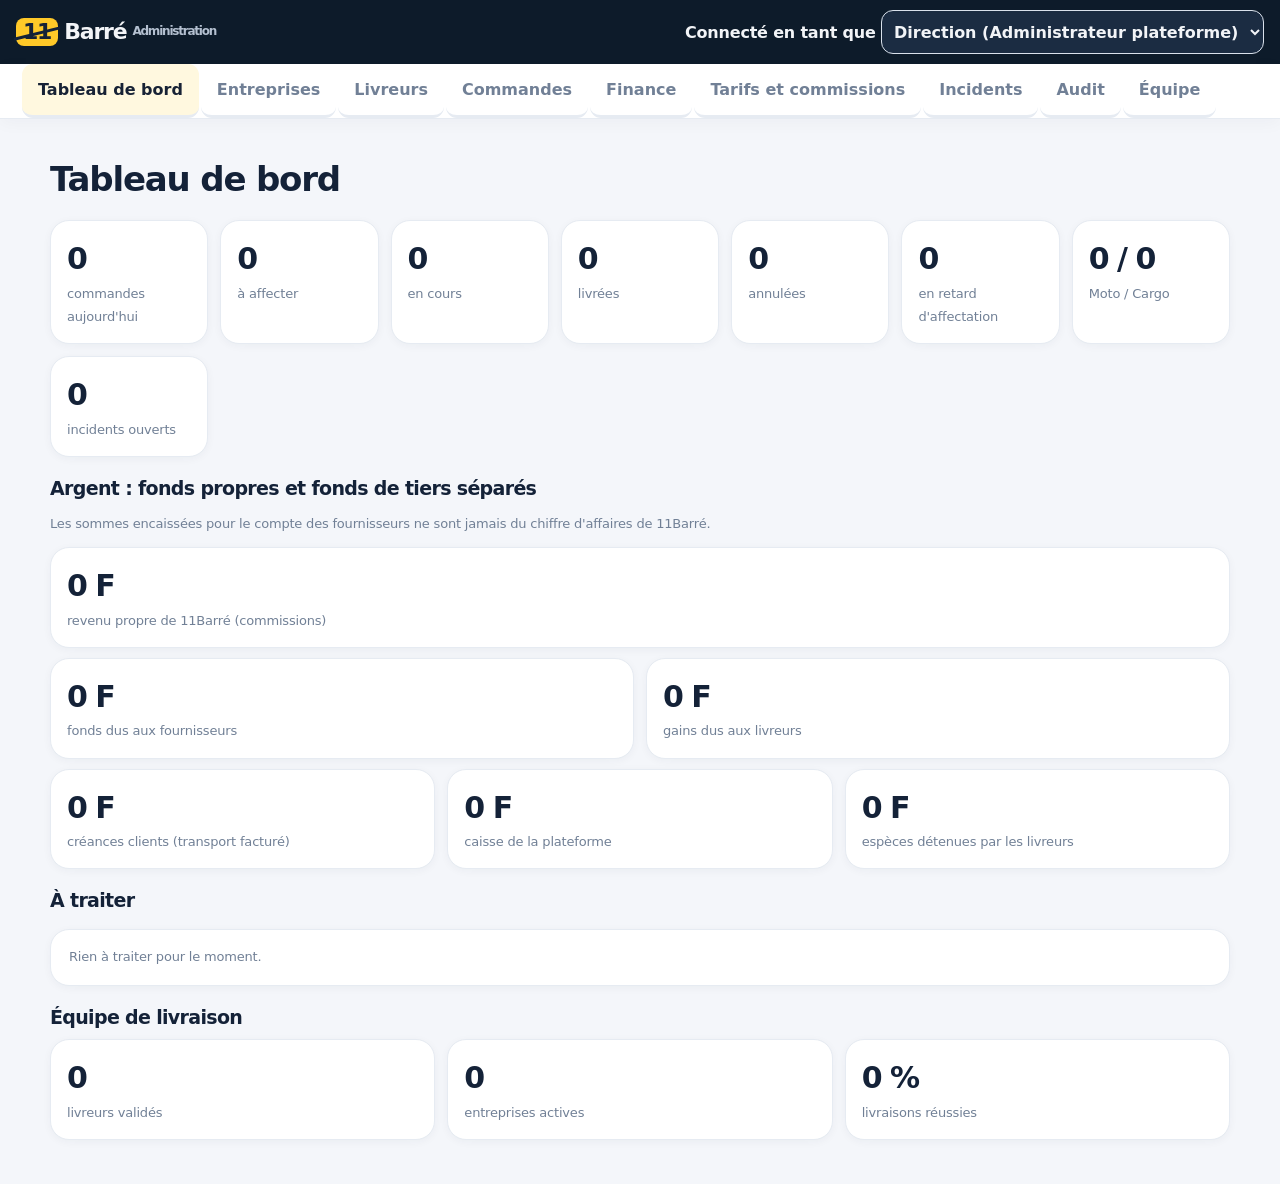
<file: admin.html>
<!DOCTYPE html>
<html lang="fr">
<head>
<meta charset="utf-8">
<meta name="viewport" content="width=device-width,initial-scale=1">
<meta name="theme-color" content="#0d1b2a">
<meta name="robots" content="noindex">
<link rel="manifest" href="manifest-admin.webmanifest">
<link rel="icon" type="image/png" href="icons/admin-192.png">
<link rel="apple-touch-icon" href="icons/admin-apple-180.png">
<title>11Barré Administration</title>
<style>
/* ===== KIT UX partagé (identique dans fournisseur.html et admin.html) ===== */
:root{color-scheme:light dark;--bg:#f4f1ea;--card:#fff;--ink:#0d1b2a;--mu:#556072;--acc:#ffc21a;--accink:#1a1300;--ok:#0f7a4b;--er:#b3261e;--wa:#8a5200;--bl:#1c5fb8;--line:#ddd7c8;--bd:#808a98;--soft:#efeadf;--ring:#1c5fb8;--onc:#fff}
@media (prefers-color-scheme:dark){:root{--bg:#0b141f;--card:#142233;--ink:#f2f4f7;--mu:#a9b5c5;--line:#2a3b52;--bd:#6f8299;--soft:#1b2c42;--ok:#3bbf86;--er:#ff8a80;--wa:#ffb44d;--bl:#8bb8ff;--ring:#ffc21a;--onc:#06121f}}
html{scroll-padding-bottom:calc(84px + var(--nav-extra,0px));-webkit-text-size-adjust:100%}
*{box-sizing:border-box;-webkit-tap-highlight-color:transparent}
body{margin:0;font:16px/1.45 system-ui,"Segoe UI",Roboto,sans-serif;background:var(--bg);color:var(--ink);overflow-wrap:anywhere}
button,input,select,textarea{font:inherit;color:inherit}button{cursor:pointer}
:focus-visible{outline:3px solid var(--ring);outline-offset:2px}
.sr{position:absolute!important;width:1px;height:1px;overflow:hidden;clip:rect(0 0 0 0);white-space:nowrap}
.skip{position:absolute;left:8px;top:-80px;background:var(--acc);color:var(--accink);padding:10px 14px;border-radius:10px;z-index:100;font-weight:800;text-decoration:none}.skip:focus{top:8px}
.logo{display:inline-flex;align-items:center;gap:6px;font-weight:900;font-size:22px;letter-spacing:-.5px}
.logo i{position:relative;font-style:normal;background:var(--acc);color:var(--accink);border-radius:8px;padding:0 7px;line-height:1.25}
.logo i:after{content:"";position:absolute;left:-3px;right:-3px;top:50%;height:3px;background:var(--ink);transform:rotate(-14deg);border-radius:2px}
.logo small{font-size:12px;font-weight:800;color:var(--mu)}
nav.tabs{position:relative;display:flex;gap:2px;overflow-x:auto;background:var(--card);border-bottom:1px solid var(--line);padding:0 12px;scrollbar-width:thin}
nav.tabs button{border:0;background:none;padding:10px 14px;min-height:48px;font-weight:700;color:var(--mu);white-space:nowrap;border-bottom:3px solid transparent;position:relative}
nav.tabs button.on{color:var(--ink);border-bottom-color:var(--acc)}
nav.tabs .n{background:var(--er);color:var(--onc);border-radius:99px;font-size:11px;padding:1px 7px;margin-left:6px}
main{max-width:1180px;margin:0 auto;padding:16px}main:focus{outline:none}
h1{font-size:24px;margin:4px 0 12px}h2{font-size:18px;margin:18px 0 8px}h1:focus{outline:none}
.card{background:var(--card);border:1px solid var(--line);border-radius:16px;padding:16px;margin:12px 0}
.kpi{display:grid;grid-template-columns:repeat(auto-fit,minmax(150px,1fr));gap:10px}.kpi>div{background:var(--card);border:1px solid var(--line);border-radius:14px;padding:12px}.kpi b{display:block;font-size:22px}.kpi span{color:var(--mu);font-size:13px}
.btn{border:0;border-radius:12px;padding:10px 16px;min-height:44px;font-weight:800;background:var(--acc);color:var(--accink);text-decoration:none;display:inline-flex;align-items:center;justify-content:center;gap:6px}
.btn.s{background:var(--soft);color:var(--ink);box-shadow:inset 0 0 0 1px var(--line)}.btn.er{background:var(--er);color:var(--onc)}.btn.ok{background:var(--ok);color:var(--onc)}
.btn.sm{padding:5px 11px;font-size:14px;border-radius:9px;min-height:36px}
@media (pointer:coarse),(max-width:820px){.btn.sm{min-height:44px;padding:8px 14px}th .sb{min-height:44px}}
.btn:disabled{opacity:.55;cursor:not-allowed}
.btn[aria-busy=true]:before{content:"";width:14px;height:14px;border:2px solid currentColor;border-right-color:transparent;border-radius:50%;animation:rot .7s linear infinite}
@keyframes rot{to{transform:rotate(360deg)}}
.fld{width:100%;min-height:44px;border:1.5px solid var(--bd);background:var(--card);border-radius:12px;padding:9px 12px}
textarea.fld{min-height:76px}.fld:focus{outline:3px solid var(--ring);outline-offset:1px}
.fld[aria-invalid=true]{border-color:var(--er);box-shadow:0 0 0 1px var(--er)}
.fe{color:var(--er);font-size:13px;font-weight:700;margin:3px 0 0}.fe:empty{display:none}
.fh{color:var(--mu);font-size:13px;margin:3px 0 0}
label.l{display:block;font-weight:700;font-size:14px;margin:10px 0 0}
.fg{min-width:0}
.grid{display:grid;grid-template-columns:repeat(auto-fit,minmax(min(100%,230px),1fr));gap:0 14px}
.two{display:grid;grid-template-columns:minmax(0,1.4fr) minmax(0,1fr);gap:16px;align-items:start}@media (max-width:820px){.two{grid-template-columns:1fr}}
@media (min-width:821px){.stk{position:sticky;top:8px}}
table{width:100%;border-collapse:collapse;font-size:14px}th{text-align:left;color:var(--mu);font-weight:700;padding:4px 6px;border-bottom:1px solid var(--line);white-space:nowrap}td{padding:9px 6px;border-bottom:1px solid var(--line);vertical-align:top}
th .sb{background:none;border:0;font:inherit;font-weight:700;color:var(--mu);padding:8px 2px;min-height:40px;border-radius:8px}th .sb:hover{color:var(--ink)}
.scr{overflow-x:auto;-webkit-overflow-scrolling:touch}tr.k{cursor:pointer}tr.k:hover{background:var(--soft)}
.lk{background:none;border:0;padding:2px 0;text-align:left;font-weight:800;text-decoration:underline;text-underline-offset:3px;min-height:0}
@media (pointer:coarse),(max-width:820px){.lk{min-height:44px;display:inline-flex;align-items:center}}
.sortbar{display:none;gap:8px;align-items:center;margin:0 0 6px}.sortbar select{flex:1}
.chip{display:inline-block;border-radius:99px;padding:2px 10px;font-size:12px;font-weight:800;background:var(--soft);box-shadow:inset 0 0 0 1px var(--line);white-space:nowrap}.chip.g{background:var(--ok);color:var(--onc);box-shadow:none}.chip.r{background:var(--er);color:var(--onc);box-shadow:none}.chip.w{background:var(--acc);color:var(--accink);box-shadow:none}.chip.b{background:var(--bl);color:var(--onc);box-shadow:none}
.nt{color:var(--mu);font-size:13px}.eb{background:var(--soft);border-radius:12px;padding:10px 12px;font-size:14px;margin:8px 0}.ko{color:var(--er)}.okc{color:var(--ok)}
.eb.w{border-left:5px solid var(--acc)}.eb.er{border-left:5px solid var(--er)}
.vide{text-align:center;padding:26px 16px}.vide p{margin:6px auto 14px;max-width:46ch;color:var(--mu)}.vide b{font-size:17px}
.etapes{list-style:none;margin:8px 0 0;padding:0}.etapes li{display:flex;gap:12px;align-items:center;padding:8px 0;border-top:1px solid var(--line)}.etapes li>span:first-child{width:28px;height:28px;border-radius:50%;border:2px solid var(--bd);flex:none;display:grid;place-items:center;font-weight:900}.etapes li.f>span:first-child{background:var(--ok);border-color:var(--ok);color:var(--onc)}.etapes li>div{flex:1;min-width:0}.etapes li.f b{text-decoration:line-through;text-decoration-thickness:1px}
.prog{height:8px;border-radius:9px;background:var(--soft);overflow:hidden;margin:6px 0}.prog>i{display:block;height:100%;background:var(--ok)}
.ov{position:fixed;inset:0;background:rgba(5,12,22,.6);z-index:20;display:flex;justify-content:center;align-items:flex-start;overflow:auto;padding:20px 12px;overscroll-behavior:contain}
.ov.top{z-index:30}
.pop{background:var(--card);border-radius:18px;width:100%;max-width:640px;padding:18px;margin:auto}.pop:focus{outline:none}
.pop-h{display:flex;justify-content:space-between;align-items:flex-start;gap:8px}.pop-h h1{margin:0;font-size:22px}
.x{flex:none;width:44px;height:44px;border-radius:12px;border:0;background:var(--soft);font-size:20px;line-height:1;margin:-6px -6px 0 0}
.pop-f{display:flex;gap:8px;flex-wrap:wrap;margin-top:14px}
@media (max-width:640px){.ov{padding:0}.pop{max-width:none;min-height:100%;border-radius:0;padding:14px 14px 18px;margin:0}.pop-f{position:sticky;bottom:0;background:var(--card);padding:10px 0 calc(4px + var(--nav-extra,0px));border-top:1px solid var(--line)}.pop-f .btn{flex:1 1 140px}}
.hl{display:flex;justify-content:space-between;flex-wrap:wrap;gap:4px 12px;padding:7px 0;border-bottom:1px solid var(--line)}.hl>b{text-align:right;margin-left:auto}
.tl{list-style:none;margin:6px 0;padding:0 0 0 14px;border-left:3px solid var(--line)}.tl li{padding:3px 0}.tl small{color:var(--mu)}
.code{font-size:24px;font-weight:900;letter-spacing:.3em;background:var(--soft);border-radius:10px;padding:2px 12px;display:inline-block}
.row{display:flex;gap:8px;flex-wrap:wrap;align-items:center}
.tools{display:flex;gap:10px;flex-wrap:wrap;align-items:flex-end}.tools .fg{flex:1;min-width:170px}.tools .fg.w2{flex:2;min-width:220px}
.vig{display:inline-block;padding:0;border:2px solid var(--bd);border-radius:12px;overflow:hidden;background:var(--soft);width:92px;height:92px;margin:0 8px 8px 0;position:relative}.vig img{width:100%;height:100%;object-fit:cover;display:block}.vig span{position:absolute;left:0;right:0;bottom:0;background:rgba(0,0,0,.72);color:#fff;font-size:11px;font-weight:700;padding:2px 4px;text-align:center}
.photo{max-width:100%;max-height:70vh;display:block;margin:10px auto;border-radius:12px}
.tgl{display:flex;gap:10px;align-items:center;font-weight:600;margin-top:10px;min-height:44px}.tgl input{width:24px;height:24px;flex:none}
#tz{position:fixed;left:0;right:0;bottom:20px;z-index:60;display:flex;justify-content:center;pointer-events:none;padding:0 12px}
#toast{background:var(--ink);color:var(--card);padding:11px 18px;border-radius:14px;font-size:15px;font-weight:600;max-width:560px;box-shadow:0 6px 24px rgba(0,0,0,.3)}
.only-print{display:none}
@media (max-width:640px){
 nav.tabs{position:fixed;left:0;right:0;bottom:0;z-index:15;border-top:1px solid var(--line);border-bottom:0;box-shadow:0 -4px 14px rgba(0,0,0,.14);padding:0 4px var(--nav-extra,0px);scroll-snap-type:x proximity}
 nav.tabs button{min-height:58px;padding:6px 14px;border-bottom:0;border-top:3px solid transparent;scroll-snap-align:center}nav.tabs button.on{border-top-color:var(--acc)}
 main{padding:12px 12px 90px}#tz{bottom:76px}h1{font-size:22px}
 .sortbar{display:flex}
 table.rs,table.rs tbody{display:block}table.rs thead{display:none}
 table.rs tr{display:block;border:1px solid var(--line);border-radius:12px;margin:8px 0;padding:4px 8px;background:var(--card)}
 table.rs td{display:flex;justify-content:space-between;gap:14px;border:0;padding:5px 2px;text-align:right;min-width:0}
 table.rs td::before{content:attr(data-l);color:var(--mu);font-weight:700;text-align:left;flex:none;max-width:42%}
 table.rs td:not([data-l])::before{content:none}table.rs td:not([data-l]){display:block;text-align:left}
 table.rs td>*{min-width:0}.card.scr{padding:4px 8px}
 .hl>b{text-align:left;margin-left:0}
}
@media (prefers-reduced-motion:reduce){*{animation:none!important;transition:none!important;scroll-behavior:auto!important}}
@media print{
 @page{margin:14mm}
 html,body{background:#fff!important;color:#000!important}
 body{font-size:12px;overflow:visible!important}
 .noprint,header.top,nav.tabs,.skip,#tz,.btn,.x,.sortbar{display:none!important}
 .only-print{display:block!important}
 .card,.kpi>div,.pop{border:1px solid #999!important;background:#fff!important;color:#000!important;box-shadow:none!important}
 .nt,th,.kpi span{color:#333!important}
 table{font-size:11px}tr{break-inside:avoid}thead{display:table-header-group}
 body[data-print=releve] main>*:not(.two),body[data-print=releve] .two>*:not(#releve),body[data-print=releve] .ov{display:none!important}
 body[data-print=releve] .two{display:block!important}body[data-print=releve] #releve{border:0!important;padding:0!important}
 body[data-print=facture] #app>*:not(.ov){display:none!important}
 body[data-print=facture] .ov{position:static!important;display:block!important;background:none!important;padding:0!important;overflow:visible!important}
 body[data-print=facture] .pop{max-width:none!important;border:0!important;padding:0!important;min-height:0!important}
 .scr{overflow:visible!important}
}
@media (max-width:640px){.ov.cf{align-items:flex-end}.ov.cf .pop{min-height:0;border-radius:18px 18px 0 0}}
header.top{background:#0d1b2a;color:#f2f4f7;padding:10px 16px;display:flex;gap:12px;align-items:center;flex-wrap:wrap;justify-content:space-between}
header.top .logo{color:#f2f4f7}header.top .logo small{color:#b4c0d0}header.top select{padding:6px 8px;min-height:44px;border-radius:10px;border:1.5px solid #6f8299;background:#1b2c42;color:#f2f4f7}
.kpi.own>div{border-color:var(--ok)}.kpi.tiers>div{border-color:var(--bl)}
.pop{max-width:680px}
.alert{display:flex;justify-content:space-between;align-items:center;flex-wrap:wrap;gap:10px;background:var(--card);border:1px solid var(--line);border-left:5px solid var(--acc);border-radius:12px;padding:10px 12px;margin:8px 0}.alert.er{border-left-color:var(--er)}
pre{white-space:pre-wrap;word-break:break-word;font-size:12px;margin:0}
table.rs td .fld{min-width:84px}
@media (max-width:640px){header.top{padding:8px 12px}table.rs td .fg{flex:0 0 60%}table.rs td .fld{width:100%}}
</style>
 <link rel="stylesheet" href="modern-ui.css">
  <link rel="stylesheet" href="premium-ui.css">
</head>
<body>
<div id="app"></div>
<script src="commun.js"></script>
<script src="moteur.js"></script>
<script>
"use strict";
/* ===== KIT UX partagé (identique dans fournisseur.html et admin.html) : accessibilité, fenêtres, champs, tableaux, CSV ===== */
const fold=s=>String(s==null?"":s).toLowerCase().normalize("NFD").replace(/[\u0300-\u036f]/g,"");   /* recherche tolérante aux accents et à la casse */
const csvCell=c=>{let s=String(c==null?"":c);if(/^[=+\-@]/.test(s)&&!/^-?\d+([.,]\d+)?$/.test(s))s="'"+s;return'"'+s.replace(/"/g,'""')+'"'};
const csv=(nom,lignes)=>{const u=URL.createObjectURL(new Blob(["\ufeff"+lignes.map(r=>r.map(csvCell).join(";")).join("\r\n")],{type:"text/csv;charset=utf-8"})),a=document.createElement("a");a.href=u;a.download=nom;document.body.appendChild(a);a.click();a.remove();setTimeout(()=>URL.revokeObjectURL(u),2000)};
const okImg=s=>typeof s==="string"&&s.length<8e6&&/^data:image\/(jpeg|png|webp);base64,[A-Za-z0-9+\/=]+$/.test(s);
/* Notifications annoncées par les lecteurs d'écran (zone aria-live créée une fois) */
const tz=document.createElement("div");tz.id="tz";tz.setAttribute("role","status");tz.setAttribute("aria-live","polite");tz.setAttribute("aria-atomic","true");document.body.appendChild(tz);
let ttim=0;const toast=m=>{tz.textContent="";const t=document.createElement("div");t.id="toast";t.textContent=m;tz.appendChild(t);clearTimeout(ttim);ttim=setTimeout(()=>t.remove(),5500)};
/* Erreurs de champs affichées sous le champ, focus sur le premier champ fautif */
let ER={};const VAL={},VALG={};
const fl=(g,k,label,v,o)=>{o=o||{};const id=g+"-"+k,e=ER[g+"."+k],at=`id="${id}" class="fld" data-${g}="${esc(k)}"${e?' aria-invalid="true"':""} aria-describedby="e-${id}${o.h?" h-"+id:""}"${o.req?' aria-required="true"':""} ${o.x||""}`;let c;
 if(o.t==="select")c=`<select ${at}>${o.opts.map(([a,b,d])=>`<option value="${esc(a)}" ${d?"disabled":""} ${String(a)===String(v)?"selected":""}>${esc(b)}</option>`).join("")}</select>`;
 else if(o.t==="textarea")c=`<textarea ${at} rows="${o.rows||2}">${esc(v)}</textarea>`;else c=`<input ${at} value="${esc(v)}">`;
 return`<div class="fg"><label class="${o.sr?"sr":"l"}" for="${id}">${label}${o.req?' <span aria-hidden="true">*</span>':""}</label>${c}${o.h?`<div class="fh" id="h-${id}">${o.h}</div>`:""}<div class="fe" id="e-${id}" aria-live="polite">${e?esc(e):""}</div></div>`};
const fid=key=>{const i=key.indexOf(".");return key.slice(0,i)+"-"+key.slice(i+1)};
const bad=(map,msg)=>{ER=map;const ks=Object.keys(map);toast(msg||map[ks[0]]);UX.want="#"+CSS.escape(fid(ks[0]));render()};
const setErr=(el,msg)=>{const g=Object.keys(el.dataset)[0],key=g+"."+el.dataset[g],m=document.getElementById("e-"+el.id);if(msg){ER[key]=msg;el.setAttribute("aria-invalid","true")}else{delete ER[key];el.removeAttribute("aria-invalid")}if(m)m.textContent=msg||""};
document.addEventListener("input",e=>{const el=e.target;if(el.getAttribute&&el.getAttribute("aria-invalid")==="true")setErr(el,"")},true);
document.addEventListener("focusout",e=>{const el=e.target;if(!el.dataset||!el.id)return;const g=Object.keys(el.dataset)[0];if(!g)return;const f=VAL[g+"."+el.dataset[g]]||(VALG[g]?v=>VALG[g](el.dataset[g],v):null);if(f&&String(el.value||"").trim()!=="")setErr(el,f(el.value)||"")});
/* Fenêtres : piège de focus, retour du focus, Échap, arrière-plan inerte */
const UX={stack:[],depth:0,mk:"",lastSel:null,want:null,conf:null,photo:null,sheetClose(){},
 sel(el){if(!el||!el.tagName||el===document.body)return null;if(el.id)return"#"+CSS.escape(el.id);const d=el.dataset,ks=Object.keys(d);if(!ks.length)return null;return el.tagName.toLowerCase()+ks.map(k=>"[data-"+k.replace(/[A-Z]/g,c=>"-"+c.toLowerCase())+'="'+String(d[k]).replace(/["\\]/g,"\\$&")+'"]').join("")},
 focusable(r){return[...r.querySelectorAll('a[href],button:not([disabled]),input:not([disabled]):not([type=hidden]),select:not([disabled]),textarea:not([disabled]),[tabindex]:not([tabindex="-1"])')].filter(e=>e.getClientRects().length)}};
function paint(app,html,depth,mk){const a=document.activeElement,mine=app.contains(a)&&a!==app,sel=mine?UX.sel(a):null,ss=mine?a.selectionStart:null,se=mine?a.selectionEnd:null,sy=window.scrollY,same=mk===UX.mk,st=[...app.querySelectorAll(".ov")].map(o=>o.scrollTop);
 app.innerHTML=html;app.querySelectorAll(".pop").forEach(p=>p.setAttribute("tabindex","-1"));const ov=[...app.querySelectorAll(".ov")],top=ov[ov.length-1];
 [...app.children].forEach(c=>{c.inert=!!top&&c!==top;if(c.inert)c.setAttribute("aria-hidden","true");else c.removeAttribute("aria-hidden")});
 document.body.style.overflow=top?"hidden":"";
 const on=app.querySelector("nav.tabs .on");if(on){const n=on.parentElement;n.scrollLeft=Math.max(0,on.offsetLeft-(n.clientWidth-on.offsetWidth)/2)}
 let f=null;
 if(depth>UX.depth){for(let i=UX.depth;i<depth;i++)UX.stack.push(UX.lastSel);f="first"}
 else if(depth<UX.depth){let o=null;for(let i=depth;i<UX.depth;i++)o=UX.stack.pop();f=o||"main"}
 else if(depth&&!same)f="first";
 UX.depth=depth;UX.mk=mk;
 if(UX.want){const n=app.querySelector(UX.want);UX.want=null;if(n){n.focus();n.scrollIntoView({block:"center"});return}}
 if(f==="first"){const p=top.querySelector(".pop"),af=p.querySelector("[data-autofocus]");(af||p).focus({preventScroll:true});top.scrollTop=0;return}
 if(f){const n=f==="main"?null:app.querySelector(f);const m=n||app.querySelector("main");if(m){if(!n)m.setAttribute("tabindex","-1");m.focus({preventScroll:true})}window.scrollTo(0,sy);return}
 window.scrollTo(0,sy);if(same)ov.forEach((o,i)=>{if(st[i])o.scrollTop=st[i]});
 if(sel){const n=app.querySelector(sel);if(n){n.focus({preventScroll:true});try{if(ss!=null)n.setSelectionRange(ss,se)}catch(e){}}}}
/* Confirmation avant une action irréversible */
function confirmer(c){UX.conf=c;render()}
const confV=()=>{const c=UX.conf;if(!c)return"";return`<div class="ov top cf" data-a="fermerov"><div class="pop" role="alertdialog" aria-modal="true" aria-labelledby="cf-t" aria-describedby="cf-d" style="max-width:480px"><h1 id="cf-t">${esc(c.titre)}</h1><p id="cf-d">${esc(c.texte)}</p>${c.extra||""}<div class="pop-f"><button type="button" class="btn s" data-a="confirmno" data-autofocus>${esc(c.non||"Non, revenir")}</button><button type="button" class="btn ${c.danger?"er":""}" data-a="confirmok">${esc(c.ok)}</button></div></div></div>`};
/* Photos de preuve (order.preuves) en miniatures cliquables */
const PTL={collecte:"collecte",livraison:"livraison"};
const preuves=o=>(Array.isArray(o.preuves)?o.preuves:[]).filter(p=>p&&okImg(p.photo));
const preuvesV=o=>{const L=preuves(o);if(!L.length)return"";return`<h2>Photos de preuve</h2><div>${L.map((p,i)=>`<button type="button" class="vig" data-a="photo" data-o="${esc(o.id)}" data-i="${i}" aria-label="Agrandir la photo de ${esc(PTL[p.type]||p.type)}"><img src="${p.photo}" alt="Photo de ${esc(PTL[p.type]||p.type||"preuve")}" loading="lazy"><span>${esc(PTL[p.type]||p.type||"")}</span></button>`).join("")}</div><p class="nt">Touchez une photo pour l'agrandir.</p>`};
const photoV=()=>{const p=UX.photo;if(!p)return"";return`<div class="ov top" data-a="fermerov"><div class="pop" role="dialog" aria-modal="true" aria-labelledby="ph-t"><div class="pop-h"><h1 id="ph-t">Photo de ${esc(PTL[p.type]||p.type||"preuve")}</h1><button type="button" class="x" data-a="fermertop" aria-label="Fermer la photo" data-autofocus>✕</button></div><img class="photo" src="${p.photo}" alt="Photo de ${esc(PTL[p.type]||p.type||"preuve")}${p.at?", prise le "+esc(new Date(p.at).toLocaleString("fr-FR")):""}"><p class="nt">${p.at?"Prise le "+esc(new Date(p.at).toLocaleString("fr-FR")):""}${p.par?" par "+esc(p.par):""}</p></div></div>`};
/* Tableaux : tri par colonne mémorisé, cartes empilées sur téléphone, « voir plus » au-delà de 25 lignes */
const SORT={},PG={};
const tri=(id,def)=>{if(!SORT[id])SORT[id]=LS.get("tri_"+id,null)||def||{k:null,d:1};return SORT[id]};
const trier=(L,id,def,get)=>{const s=tri(id,def),g=get[s.k];if(!g)return L;return L.slice().sort((a,b)=>{const x=g(a),y=g(b);return(typeof x==="string"||typeof y==="string"?String(x).localeCompare(String(y),"fr",{sensitivity:"base",numeric:true}):x-y)*s.d})};
const lk=(a,t)=>`<button type="button" class="lk" ${a}>${t}</button>`;
const tbl=(id,cols,rows,cap)=>{const s=tri(id),sc=cols.filter(c=>c.s);
 return(sc.length?`<div class="sortbar"><label for="ss-${id}">Trier par</label><select id="ss-${id}" class="fld" data-sortsel="${id}">${sc.map(c=>[1,-1].map(d=>`<option value="${c.s}:${d}" ${s.k===c.s&&s.d===d?"selected":""}>${c.h} (${d>0?"croissant":"décroissant"})</option>`).join("")).join("")}</select></div>`:"")+
 `<div class="scr"><table class="rs"><caption class="sr">${esc(cap||"")}</caption><thead><tr>${cols.map(c=>`<th scope="col"${c.s?` aria-sort="${s.k===c.s?(s.d>0?"ascending":"descending"):"none"}"`:""}>${c.s?`<button type="button" class="sb" data-a="trier" data-id="${id}" data-s="${c.s}">${c.h}<span aria-hidden="true">${s.k===c.s?(s.d>0?" ▲":" ▼"):" ↕"}</span></button>`:c.h}</th>`).join("")}</tr></thead><tbody>${rows.map(r=>`<tr${r.k?' class="k" data-row="1"':""}>${r.c.map((c,i)=>`<td${cols[i]&&cols[i].h?` data-l="${esc(cols[i].h)}"`:""}>${c}</td>`).join("")}</tr>`).join("")}</tbody></table></div>`};
const page=(L,id)=>{const k=PG[id]||25;return{rows:L.slice(0,k),rest:Math.max(0,L.length-k)}};
const plusB=(id,rest)=>rest>0?`<div class="row" style="justify-content:center;margin:8px 0"><button type="button" class="btn s" data-a="plus" data-id="${id}">Voir ${Math.min(25,rest)} de plus (${rest} restante${rest>1?"s":""})</button></div>`:"";
const vide=(titre,texte,actions)=>`<div class="card vide"><b>${titre}</b><p>${texte}</p>${actions?`<div class="row" style="justify-content:center">${actions}</div>`:""}</div>`;
const imprimer=mode=>{document.body.dataset.print=mode;setTimeout(()=>window.print(),60)};
window.addEventListener("afterprint",()=>{delete document.body.dataset.print});
/* Actions génériques (fusionnées dans A par la page) et événements communs */
const KA={
 confirmok(){const c=UX.conf;if(!c)return;UX.conf=null;try{c.fn()}finally{render()}},confirmno(){UX.conf=null;render()},
 fermertop(){closeTop()},fermerov(t,e){if(e.target===t)closeTop()},
 plus(t){PG[t.dataset.id]=(PG[t.dataset.id]||25)+25;render()},
 trier(t){const s=tri(t.dataset.id);if(s.k===t.dataset.s)s.d*=-1;else{s.k=t.dataset.s;s.d=1}LS.set("tri_"+t.dataset.id,s);PG[t.dataset.id]=0;render()},
 photo(t){const o=LIV.lire().find(x=>x.id===t.dataset.o),p=o&&preuves(o)[+t.dataset.i];if(!p)return;UX.photo=p;render()}};
function closeTop(){if(UX.conf)UX.conf=null;else if(UX.photo)UX.photo=null;else UX.sheetClose();render()}
document.addEventListener("click",e=>{const row=e.target.closest("tr[data-row]");if(row&&!e.target.closest("button,a,input,select,textarea,label")){const b=row.querySelector("button.lk");if(b){b.click();return}}
 const t=e.target.closest("[data-a]");if(!t)return;const f=A[t.dataset.a];if(!f)return;if(t.dataset.a!=="confirmok")ER={};UX.lastSel=UX.sel(t);f(t,e)});
document.addEventListener("change",e=>{const d=e.target.dataset;if(d&&d.sortsel){const[k,n]=e.target.value.split(":"),s=tri(d.sortsel);s.k=k;s.d=+n;LS.set("tri_"+d.sortsel,s);PG[d.sortsel]=0;render()}});
document.addEventListener("keydown",e=>{const ov=document.querySelectorAll("#app .ov"),top=ov[ov.length-1];if(!top)return;
 if(e.key==="Escape"){e.preventDefault();closeTop();return}
 if(e.key!=="Tab")return;const p=top.querySelector(".pop"),f=UX.focusable(p),a=document.activeElement,i=f.indexOf(a);
 if(!f.length){e.preventDefault();p.focus();return}
 if(e.shiftKey){if(i<=0){e.preventDefault();f[f.length-1].focus()}}else if(i<0||i===f.length-1){e.preventDefault();f[0].focus()}});
/* ===== fin du kit ===== */
/* 11Barré Administration (dossier fonctionnel §5.1, dossier technique §5 et §9) : comptes entreprises, dossiers des livreurs, versements,
   reversements, règlements, factures, tarifs, incidents, audit. Pas d'authentification réelle : on choisit un membre de l'équipe pour tester
   les rôles. Données locales, partagées avec les autres pages. */
const planActif=()=>LS.get("plan",null)||M.PLAN_DEFAUT;
const REGL=Coll("reglements");
const EQUIPE_DEF=[{id:"a1",nom:"Direction",role:"admin"},{id:"a2",nom:"Opérations",role:"operations"},{id:"a3",nom:"Comptabilité",role:"finance"},{id:"a4",nom:"Support",role:"support"}];
const ROLESA={admin:"Administrateur plateforme",operations:"Gestionnaire opérations",finance:"Comptable / financier",support:"Support client"};
const PERM={admin:["tableau","comptes","livreurs","commandes","finance","tarifs","incidents","audit","equipe","w_cmd","w_fin","valider"],operations:["tableau","comptes","livreurs","commandes","incidents","w_cmd","valider"],finance:["tableau","finance","w_fin"],support:["tableau","commandes","incidents"]};
const TABS=[["tableau","Tableau de bord"],["comptes","Entreprises"],["livreurs","Livreurs"],["commandes","Commandes"],["finance","Finance"],["tarifs","Tarifs et commissions"],["incidents","Incidents"],["audit","Audit"],["equipe","Équipe"]];
const SL={draft:["Brouillon","n"],quoted:["Devis","n"],awaiting_payment:["Attente de paiement","w"],ready_for_assignment:["À affecter","w"],assigned:["Affectée","b"],courier_to_pickup:["Vers la collecte","b"],picked_up:["Colis récupéré","b"],in_transit:["En transit","b"],arrived:["Arrivé","b"],delivered:["Livrée","g"],cancelled:["Annulée","r"],failed_delivery:["Échec","r"],return_required:["Retour à faire","w"],returned:["Retournée","n"]};
const STC={en_verification:["En vérification","w"],valide:["Validé","g"],complement:["Complément demandé","w"],refuse:["Refusé","r"],suspendu:["Suspendu","r"]};
const OFS={proposee:["Proposée","w"],acceptee:["Acceptée","g"],refusee:["Refusée","r"],expiree:["Expirée","n"]};
const OUVERT=["ready_for_assignment","assigned","courier_to_pickup","picked_up","in_transit","arrived"];
const OPS={wave:"Wave",orange:"Orange Money",mtn:"MTN MoMo",virement:"Virement bancaire",cash:"Espèces"};
const ST={user:LS.get("adm_user","a1"),tab:"tableau",sheet:null,motif:"",q:"",fl:LS.get("adm_fl",{}),ref:"",remise:"0",plan:null,pmotif:"",sim:{cat:"lm",km:"6",vit:"std",remise:"0",porte:false},rapp:"",rapres:null,affecte:"",nm:{nom:"",role:"operations"},reg:{m:"",ref:""}};
const equipe=()=>LS.get("equipe",null)||EQUIPE_DEF,moi=()=>equipe().find(e=>e.id===ST.user)||equipe()[0],peut=p=>(PERM[moi().role]||[]).includes(p);
const ledger=()=>M.chargerLivre(LS.get("ledger",null)),sauveL=L=>LS.set("ledger",{tx:L.tx});
const dt=t=>t?new Date(t).toLocaleString("fr-FR",{day:"2-digit",month:"2-digit",hour:"2-digit",minute:"2-digit"}):"—";
const chip=(s,tab)=>{const l=(tab||SL)[s]||[s,"n"];return`<span class="chip ${l[1]}">${esc(l[0])}</span>`};
const ordres=()=>LIV.lire().sort((a,b)=>b.cree_le-a.cree_le),orgNom=id=>(ORGS.get(id)||{}).nom||id;
const retard=o=>o.statut==="ready_for_assignment"&&Date.now()-((o.evenements||[]).slice(-1)[0]||{at:o.cree_le}).at>planActif().seuils.delai_affectation_min*60000;
const sansCand=o=>o.sans_candidat===true&&o.statut==="ready_for_assignment";
const motifOk=()=>ST.motif.trim().length>=3?ST.motif.trim():null;
const num=s=>String(s==null?"":s).trim()===""?NaN:Number(String(s).trim().replace(",","."));
const somme=(L,pref,sens)=>{let d=0,c=0;L.tx.forEach(t=>t.lignes.forEach(l=>{if(l.compte.startsWith(pref)){d+=l.debit;c+=l.credit}}));return sens==="credit"?c-d:d-c};
const flt=t=>ST.fl[t]||"",setFlt=(t,v)=>{ST.fl[t]=v;LS.set("adm_fl",ST.fl)};
UX.sheetClose=()=>{ST.sheet=null;ST.motif=""};
const ALL_PG=["acomptes","alivreurs","acmd","ainc","aaud","ajrn"];
const razPg=()=>ALL_PG.forEach(k=>PG[k]=0);
/* ---------- À traiter (compteurs) ---------- */
function aTraiter(){const LG=ledger(),L=ordres(),liv=LIVREURS.liste();return{
 comptes:ORGS.liste().filter(o=>o.statut==="en_verification").length,
 livreurs:liv.filter(l=>l.statut==="en_verification"&&l.dossier).length,
 versements:VERS.liste().filter(v=>v.statut==="attente").length,
 reversements:REVERS.liste().filter(r=>r.statut==="attente").length+REGL.liste().filter(r=>r.statut==="attente").length,
 factures:(LS.get("factures",[])).filter(f=>f.statut==="emise").length,
 sansAffectation:L.filter(retard).length,
 sansCandidat:L.filter(sansCand).length,
 alerteCmd:L.filter(o=>retard(o)||sansCand(o)).length,
 docsExpires:liv.filter(l=>l.statut==="valide"&&!M.docsValides(l)).length,
 incidents:INCID.liste().filter(i=>i.statut!=="clos").length,
 integrite:M.equilibre(LG)}}
/* ---------- Vues ---------- */
const barre=(cle,ph,filtres,exp)=>`<div class="card"><div class="tools">${fl("q","1","Rechercher",ST.q,{x:`type="search" autocomplete="off" placeholder="${esc(ph)}"`}).replace('class="fg"','class="fg w2"')}${filtres?fl("filtre","1","Statut",flt(cle),{t:"select",opts:filtres}):""}${exp?`<button type="button" class="btn s" data-a="${exp}">Exporter en CSV</button>`:""}</div></div>`;
const videLis=(n,total,vide0,effacer)=>!total?vide0:!n?vide("Aucun résultat","Rien ne correspond à la recherche ou au filtre choisi.",'<button type="button" class="btn" data-a="effacer">Effacer la recherche et le filtre</button>'):"";
function dashV(){const L=ordres(),aj=new Date().toDateString(),LG=ledger(),n=aTraiter(),liv=LIVREURS.liste();
 const c=f=>L.filter(f).length,aujd=c(o=>new Date(o.cree_le).toDateString()===aj);
 const al=[["comptes",n.comptes,"compte(s) entreprise à valider","comptes"],["livreurs",n.livreurs,"dossier(s) de livreur à contrôler","livreurs"],["versements",n.versements,"versement(s) de livreur à valider","finance"],["reversements",n.reversements,"reversement(s) / règlement(s) en attente d'approbation","finance"],["factures",n.factures,"facture(s) émise(s) non payée(s)","finance"],["sansCandidat",n.sansCandidat,"commande(s) sans livreur disponible : aucun livreur n'a pu être trouvé","commandes","sanscand"],["sansAffectation",n.sansAffectation,"commande(s) sans affectation depuis plus de "+planActif().seuils.delai_affectation_min+" min","commandes","retard"],["docsExpires",n.docsExpires,"livreur(s) validé(s) avec assurance expirée","livreurs"],["incidents",n.incidents,"incident(s) ouvert(s)","incidents"]].filter(a=>a[1]>0&&peut(a[3]));
 return`<h1>Tableau de bord</h1><div class="kpi"><div><b>${aujd}</b><span>commandes aujourd'hui</span></div><div><b>${c(o=>o.statut==="ready_for_assignment")}</b><span>à affecter</span></div><div><b>${c(o=>OUVERT.includes(o.statut)&&o.statut!=="ready_for_assignment")}</b><span>en cours</span></div><div><b>${c(o=>o.statut==="delivered")}</b><span>livrées</span></div><div><b>${c(o=>o.statut==="cancelled")}</b><span>annulées</span></div><div><b>${c(retard)}</b><span>en retard d'affectation</span></div><div><b>${c(o=>o.mode==="moto")} / ${c(o=>o.mode==="cargo")}</b><span>Moto / Cargo</span></div><div><b>${n.incidents}</b><span>incidents ouverts</span></div></div>
 <h2>Argent : fonds propres et fonds de tiers séparés</h2><p class="nt">Les sommes encaissées pour le compte des fournisseurs ne sont jamais du chiffre d'affaires de 11Barré.</p>
 <div class="kpi own"><div><b>${F(M.revenuPropre(LG))}</b><span>revenu propre de 11Barré (commissions)</span></div></div><div class="kpi tiers" style="margin-top:10px"><div><b>${F(M.fondsTiers(LG))}</b><span>fonds dus aux fournisseurs</span></div><div><b>${F(somme(LG,"dette_livreur:","credit"))}</b><span>gains dus aux livreurs</span></div></div><div class="kpi" style="margin-top:10px"><div><b>${F(somme(LG,"creance_client:","debit"))}</b><span>créances clients (transport facturé)</span></div><div><b>${F(somme(LG,"caisse","debit"))}</b><span>caisse de la plateforme</span></div><div><b>${F(somme(LG,"especes:","debit"))}</b><span>espèces détenues par les livreurs</span></div></div>
 ${n.integrite?"":'<div class="alert er" role="alert"><b>Alerte : le journal financier est déséquilibré.</b></div>'}
 <h2>À traiter</h2>${al.length?al.map(a=>`<div class="alert ${a[0]==="sansCandidat"?"er":""}"><span><b>${a[1]}</b> ${esc(a[2])}</span><button type="button" class="btn s sm" data-a="tab" data-t="${a[3]}" ${a[4]?`data-fl="${a[4]}"`:""}>Ouvrir</button></div>`).join(""):'<div class="card nt">Rien à traiter pour le moment.</div>'}
 <h2>Équipe de livraison</h2><div class="kpi"><div><b>${liv.filter(l=>l.statut==="valide").length}</b><span>livreurs validés</span></div><div><b>${ORGS.liste().filter(o=>o.statut==="valide").length}</b><span>entreprises actives</span></div><div><b>${Math.round(L.filter(o=>o.statut==="delivered").length/Math.max(1,L.filter(o=>["delivered","failed_delivery","cancelled"].includes(o.statut)).length)*100)} %</b><span>livraisons réussies</span></div></div>`}
const OPT_ST=[["","Tous les statuts"]].concat(Object.entries(STC).map(([k,v])=>[k,v[0]]));
function comptesV(){const all=ORGS.liste(),q=fold(ST.q.trim()),f=flt("comptes"),cnt={};LIV.lire().forEach(x=>{cnt[x.org]=(cnt[x.org]||0)+1});
 const G={nom:o=>o.nom,type:o=>o.type,statut:o=>STC[o.statut]?STC[o.statut][0]:o.statut,remise:o=>o.remise||0,nb:o=>cnt[o.id]||0,date:o=>o.cree_le};
 const L=trier(all.filter(o=>(!f||o.statut===f)&&(!q||fold(o.nom+" "+o.email+" "+o.tel).includes(q))),"acomptes",{k:"date",d:-1},G),pg=page(L,"acomptes");
 return`<h1>Entreprises et fournisseurs</h1>${barre("comptes","Nom, e-mail, téléphone",OPT_ST)}${videLis(L.length,all.length,vide("Aucune entreprise inscrite","Les comptes créés depuis le portail entreprises apparaîtront ici pour validation."),1)||`<p class="nt" aria-live="polite">${L.length} entreprise${L.length>1?"s":""}</p><div class="card">${tbl("acomptes",[{h:"Entreprise",s:"nom"},{h:"Type",s:"type"},{h:"Statut",s:"statut"},{h:"Remise",s:"remise"},{h:"Livraisons",s:"nb"},{h:"Créé le",s:"date"}],pg.rows.map(o=>({k:1,c:[`${lk(`data-a="ouvrir" data-t="org" data-id="${esc(o.id)}"`,esc(o.nom))}<br><span class="nt">${esc(o.email)}</span>`,o.type==="entreprise"?"Entreprise cliente":"Fournisseur",chip(o.statut,STC),o.remise?Math.round(o.remise*100)+" %":"—",cnt[o.id]||0,dt(o.cree_le)]})),"Entreprises")}${plusB("acomptes",pg.rest)}</div>`}`}
const CATL={moto:"Moto",berline:"Berline",utilitaire:"Utilitaire ou camionnette",camion:"Camion"};
const presV=l=>l.statut!=="valide"?"—":M.enLigne(l)?'<span class="chip g">En ligne</span>':'<span class="chip">Hors ligne</span>';
const capV=(l,plan)=>{const c=M.capaciteLivreur(l,plan);return c.kg||c.m3?`${c.kg} kg · ${c.m3} m³${c.declaree?"":' <span class="nt">(par défaut)</span>'}`:"—"};
const fiabV=s=>s.decisives||s.livrees?`${Math.round(s.fiabilite*100)} %`+`<br><span class="nt">${s.acceptees}/${s.decisives} offres acceptées</span>`:`<span class="nt">pas encore mesurée</span>`;
const posV=l=>{const p=l.dossier&&l.dossier.position;if(!p)return"inconnue";if(typeof p==="string")return esc(p);if(p.n)return esc(p.n);if(p.la!=null&&p.lo!=null)return(+p.la).toFixed(3)+", "+(+p.lo).toFixed(3);return"inconnue"};
function livreursV(){const all=LIVREURS.liste(),q=fold(ST.q.trim()),f=flt("livreurs"),LG=ledger(),liv=LIV.lire(),nb={};liv.forEach(o=>{if(o.chauffeur&&o.statut==="delivered")nb[o.chauffeur.id]=(nb[o.chauffeur.id]||0)+1});const sol={};all.forEach(l=>{sol[l.id]=M.soldeLivreur(LG,l.id)});
 const plan=planActif(),sta={};all.forEach(l=>{sta[l.id]=M.statsLivreur(l.id,liv,plan)});const G={nom:l=>l.nom,type:l=>l.type,statut:l=>STC[l.statut]?STC[l.statut][0]:l.statut,pres:l=>M.enLigne(l)?0:1,veh:l=>l.dossier?l.dossier.plaque:"",cap:l=>M.capaciteLivreur(l,plan).kg,fiab:l=>sta[l.id].fiabilite,assu:l=>l.dossier?l.dossier.assurance_exp:"",nb:l=>nb[l.id]||0,solde:l=>sol[l.id].solde,date:l=>l.cree_le};
 const L=trier(all.filter(l=>(!f||l.statut===f)&&(!q||fold(l.nom+" "+(l.tel||"")+" "+(l.dossier?l.dossier.plaque:"")).includes(q))),"alivreurs",{k:"date",d:-1},G),pg=page(L,"alivreurs");
 return`<h1>Livreurs et flotte</h1>${barre("livreurs","Nom, téléphone, plaque",OPT_ST)}${videLis(L.length,all.length,vide("Aucun livreur inscrit","Les livreurs s'inscrivent depuis l'espace livreur ; leur dossier arrive ici pour contrôle."),1)||`<p class="nt" aria-live="polite">${L.length} livreur${L.length>1?"s":""}</p><div class="card">${tbl("alivreurs",[{h:"Nom",s:"nom"},{h:"Type",s:"type"},{h:"Statut",s:"statut"},{h:"Présence",s:"pres"},{h:"Véhicule",s:"veh"},{h:"Capacité",s:"cap"},{h:"Fiabilité",s:"fiab"},{h:"Assurance",s:"assu"},{h:"Courses",s:"nb"},{h:"Solde",s:"solde"}],pg.rows.map(l=>{const exp=l.dossier&&l.dossier.assurance_exp,ok=M.docsValides(l);return{k:1,c:[`${lk(`data-a="ouvrir" data-t="liv" data-id="${esc(l.id)}"`,esc(l.nom))}<br><span class="nt">${esc(l.tel||"")}</span>`,l.type==="livreur"?"Livreur Moto":"Chauffeur / Cargo",chip(l.statut,STC)+(l.statut==="en_verification"&&!l.dossier?'<br><span class="nt">dossier non envoyé</span>':""),presV(l),esc(l.dossier?l.dossier.plaque:"—")+(l.dossier&&l.dossier.categorie?`<br><span class="nt">${esc(CATL[l.dossier.categorie]||l.dossier.categorie)}</span>`:""),capV(l,plan),fiabV(sta[l.id]),exp?(ok?esc(exp):'<span class="ko">expirée '+esc(exp)+"</span>"):"—",nb[l.id]||0,F(sol[l.id].solde)]}}),"Livreurs")}${plusB("alivreurs",pg.rest)}</div>`}`}
const OPT_CMD=[["","Tous les statuts"],["cours","En cours"],["retard","En retard d'affectation"],["sanscand","Sans livreur disponible"],["livree","Livrées"],["autre","Annulées et échecs"]];
const FCMD={"":()=>true,cours:o=>OUVERT.includes(o.statut),retard,sanscand:sansCand,livree:o=>o.statut==="delivered",autre:o=>["cancelled","failed_delivery","returned","return_required"].includes(o.statut)};
const GCMD={ref:o=>o.ref,org:o=>o.orgNom||"",mode:o=>o.mode,ville:o=>o.a.n,statut:o=>(SL[o.statut]||[o.statut])[0],liv:o=>o.chauffeur?o.chauffeur.nom:"",total:o=>o.devis.total,date:o=>o.cree_le};
const listeCmd=()=>{const q=fold(ST.q.trim()),f=FCMD[flt("commandes")]||FCMD[""];return trier(ordres().filter(o=>f(o)&&(!q||fold([o.ref,o.refExt,o.orgNom,o.dest.nom,o.a.n,o.chauffeur?o.chauffeur.nom:""].join(" ")).includes(q))),"acmd",{k:"date",d:-1},GCMD)};
function cmdV(){const all=ordres(),L=listeCmd(),pg=page(L,"acmd");
 return`<h1>Commandes</h1>${barre("commandes","Référence, entreprise, destinataire, livreur…",OPT_CMD,"exportcmd")}${videLis(L.length,all.length,vide("Aucune commande","Les commandes créées depuis le portail entreprises ou l'application client apparaîtront ici."),1)||`<p class="nt" aria-live="polite">${L.length} commande${L.length>1?"s":""}${L.length<all.length?" sur "+all.length:""}</p><div class="card">${tbl("acmd",[{h:"Référence",s:"ref"},{h:"Entreprise",s:"org"},{h:"Mode",s:"mode"},{h:"Destination",s:"ville"},{h:"Statut",s:"statut"},{h:"Livreur",s:"liv"},{h:"Total",s:"total"},{h:"Créée",s:"date"}],pg.rows.map(o=>({k:1,c:[lk(`data-a="ouvrir" data-t="cmd" data-id="${esc(o.id)}"`,esc(o.ref)),esc(o.orgNom),o.mode==="moto"?"Moto":"Cargo",esc(o.a.n),chip(o.statut)+(retard(o)?' <span class="chip r">retard</span>':"")+(sansCand(o)?' <span class="chip r">sans livreur disponible</span>':""),o.chauffeur?esc(o.chauffeur.nom):"—",F(o.devis.total),dt(o.cree_le)]})),"Commandes")}${plusB("acmd",pg.rest)}</div>`}`}
function finV(){const LG=ledger(),seuil=planActif().seuils.approbation_double,liv=LIVREURS.liste(),orgs=ORGS.liste(),w=peut("w_fin");
 const vers=VERS.liste().filter(v=>v.statut==="attente"),file=REVERS.liste().filter(r=>r.statut==="attente").map(r=>({k:"rev",id:r.id,qui:orgNom(r.org),m:r.m,detail:(OPS[r.op]||r.op)+" "+r.c,approbations:r.approbations||[],at:r.at})).concat(REGL.liste().filter(r=>r.statut==="attente").map(r=>({k:"reg",id:r.id,qui:r.nom,m:r.m,detail:"Règlement livreur · réf. "+r.reference,approbations:r.approbations||[],at:r.at}))),fac=LS.get("factures",[]).filter(f=>f.statut==="emise");
 const caisse=somme(LG,"caisse","debit"),jr=LG.tx.slice().reverse(),pj=page(jr,"ajrn"),dis=w?"":"disabled";
 const sol=liv.map(l=>({l,p:M.soldeLivreur(LG,l.id)})).filter(x=>x.p.gains||x.p.especes),dor=orgs.map(o=>({o,d:M.solde(LG,"dette_fournisseur:"+o.id).net,c:M.creance(LG,o.id)})).filter(x=>x.d||x.c);
 return`<h1>Finance</h1>${w?"":'<div class="eb">Votre rôle permet de consulter la finance mais pas de la modifier.</div>'}<div class="kpi"><div><b>${F(caisse)}</b><span>caisse de la plateforme</span></div><div><b>${F(M.revenuPropre(LG))}</b><span>revenu propre</span></div><div><b>${F(M.fondsTiers(LG))}</b><span>fonds de tiers</span></div><div><b>${M.equilibre(LG)?"Équilibré":"DÉSÉQUILIBRÉ"}</b><span>contrôle du journal (${LG.tx.length} écritures)</span></div></div>
 <h2>Versements de livreurs à valider</h2><div class="card">${vers.length?vers.map(v=>{const p=M.soldeLivreur(LG,v.livreur);return`<div class="hl"><span><b>${esc(v.nom)}</b> · ${F(v.m)} · ${esc(OPS[v.mode]||v.mode)}${v.ref?" · réf. "+esc(v.ref):""}<br><span class="nt">${dt(v.at)} · espèces détenues : ${F(p.especes)} · vérifiez la réception avant de valider</span></span><span class="row"><button type="button" class="btn ok sm" data-a="validervers" data-id="${esc(v.id)}" ${dis}>Valider</button><button type="button" class="btn er sm" data-a="rejetervers" data-id="${esc(v.id)}" ${dis}>Rejeter</button></span></div>`}).join(""):'<p class="nt">Aucun versement en attente.</p>'}${fl("m","1","Motif (obligatoire pour rejeter)",ST.motif,{x:'maxlength="120"'})}</div>
 <h2>Reversements et règlements à approuver</h2><div class="card">${file.length?file.map(r=>{const pret=r.approbations.length>=(r.m>seuil?2:1);return`<div class="hl"><span><b>${esc(r.qui)}</b> · ${F(r.m)}<br><span class="nt">${esc(r.detail)} · ${dt(r.at)}${r.m>seuil?" · <b>double approbation</b> (au-delà de "+F(seuil)+")":""}<br>Approbations : ${r.approbations.length?r.approbations.map(a=>esc(a.nom)).join(", "):"aucune"}</span></span><span class="row">${pret?`<button type="button" class="btn ok sm" data-a="executer" data-k="${r.k}" data-id="${esc(r.id)}" ${dis}>Exécuter</button>`:`<button type="button" class="btn sm" data-a="approuver" data-k="${r.k}" data-id="${esc(r.id)}" ${dis}>Approuver</button>`}<button type="button" class="btn er sm" data-a="refuserdem" data-k="${r.k}" data-id="${esc(r.id)}" ${dis}>Refuser</button></span></div>`}).join(""):'<p class="nt">Aucune demande en attente.</p>'}</div>
 <h2>Factures émises non payées</h2><div class="card">${fac.length?fac.map(f=>`<div class="hl"><span><b>${esc(f.numero)}</b> · ${esc(f.clientNom)} · ${F(f.total)}<br><span class="nt">${dt(f.emise_le)}</span></span><button type="button" class="btn ok sm" data-a="payerfac" data-id="${esc(f.numero)}" ${dis}>Enregistrer le paiement</button></div>`).join("")+fl("ref","1","Référence du paiement reçu",ST.ref,{x:'maxlength="40"'}):'<p class="nt">Aucune facture en attente.</p>'}</div>
 <div class="two"><div class="card"><h2 style="margin-top:0">Livreurs : soldes</h2>${sol.length?tbl("asol",[{h:"Livreur"},{h:"Gains dus"},{h:"Espèces"},{h:"Solde"},{h:""}],sol.map(x=>({c:[esc(x.l.nom),F(x.p.gains),F(x.p.especes),`<span class="${x.p.solde<0?"ko":""}">${F(x.p.solde)}</span>`,x.p.gains>0?`<button type="button" class="btn s sm" data-a="regler" data-id="${esc(x.l.id)}" ${dis}>Régler</button>`:""]})),"Soldes des livreurs"):'<p class="nt">Aucun mouvement pour le moment.</p>'}</div>
 <div class="card"><h2 style="margin-top:0">Fournisseurs et clients</h2>${dor.length?tbl("adet",[{h:"Entreprise"},{h:"Fonds dus (COD)"},{h:"À payer à 11Barré"}],dor.map(x=>({c:[esc(x.o.nom),F(x.d),F(x.c)]})),"Fournisseurs et clients"):'<p class="nt">Aucun mouvement pour le moment.</p>'}</div></div>
 <div class="two"><div class="card"><h2 style="margin-top:0">Rapprochement</h2><p class="nt">Comparez la caisse du journal au relevé de l'opérateur de paiement. L'écart est signalé, jamais corrigé automatiquement.</p>${fl("rapp","1","Montant du relevé (F)",ST.rapp,{x:'inputmode="numeric"'})}<button type="button" class="btn s" style="margin-top:8px" data-a="rapprocher">Comparer</button>${ST.rapres?`<div class="eb" role="status">Journal : <b>${F(ST.rapres.journal)}</b> · Relevé : <b>${F(ST.rapres.prestataire)}</b><br>${ST.rapres.statut==="ok"?'<span class="okc">Concordance</span>':'<span class="ko">Écart de '+F(ST.rapres.ecart)+" à investiguer</span>"}</div>`:""}</div>
 <div class="card"><h2 style="margin-top:0">Journal</h2><div class="row" style="margin-bottom:6px"><button type="button" class="btn s sm" data-a="exportj">Exporter en CSV</button></div>${jr.length?tbl("ajrn",[{h:"N°"},{h:"Date"},{h:"Type"},{h:"Écritures"}],pj.rows.map(t=>({c:[t.seq,dt(t.at),`${esc(t.type)}<br><span class="nt">${esc(t.ref)}</span>`,`<span class="nt">${t.lignes.map(l=>(l.debit?"D ":"C ")+esc(l.compte)+" "+(l.debit||l.credit)).join("<br>")}</span>`]})),"Journal comptable")+plusB("ajrn",pj.rest):'<p class="nt">Le journal est vide : il se remplit à chaque livraison clôturée.</p>'}</div></div>`}
/* ----- Tarifs : sections générées à partir des clés du plan (de nouveaux paramètres du moteur apparaissent sans modifier cette page) ----- */
const LBL={moto_poids_max_kg:"Moto : poids max (kg)",moto_volume_max_m3:"Moto : volume max (m³)",utilitaire_poids_max_kg:"Camionnette : poids max (kg)",utilitaire_volume_max_m3:"Camionnette : volume max (m³)",approbation_double:"Double approbation au-delà de (F)",delai_affectation_min:"Alerte sans affectation après (min)",porte_a_porte:"Porte à porte (F)",arrondi:"Arrondi (F)",validite_devis_min:"Validité du devis (min)",plancher_vitesse:"Plancher livraison (F)",delai_offre_s:"Délai de réponse à une offre (secondes)",en_ligne_max_s:"Présence : ancienneté maximale du signal (secondes)",missions_max:"Missions simultanées maximum par livreur",distance_ref_km:"Distance de référence pour le score (km)",proximite_inconnue:"Score de proximité si la position est inconnue (0 à 1)",score_proximite:"Pondération : proximité",score_fiabilite:"Pondération : fiabilité",score_charge:"Pondération : charge",fiabilite_defaut:"Fiabilité par défaut d'un nouveau livreur (0 à 1)",fiabilite_min_offres:"Offres minimum avant de mesurer la fiabilité",poids_reussite:"Part de la réussite des courses dans la fiabilité (0 à 1)",preuve_photo_livraison:"Exiger une photo à la livraison"};
const lbl=k=>LBL[k]||k,MIN1=["arrondi","validite_devis_min","plancher_vitesse"],GENERAL=p=>Object.keys(p).filter(k=>k!=="version"&&typeof planActif()[k]==="number");
const type=(g,k)=>typeof(g?(planActif()[g]||{}):planActif())[k];
function champPlan(p,g,k){const path=g?g+"."+k:k,v=g?p[g][k]:p[k],t=type(g,k);if(t==="boolean")return`<label class="tgl"><input type="checkbox" data-plb="${esc(path)}" ${v?"checked":""}> ${esc(lbl(k))}</label>`;return fl("pl",path,esc(lbl(k)),v,{x:t==="number"?'inputmode="decimal"':""})}
/** Contrôle générique d'un plan : renvoie {chemin: message}. Valable pour toute clé ajoutée par le moteur. */
function erreursPlan(p){const e={},n=num,pos=(path,msg,ok)=>{if(!e[path]&&!ok)e[path]=msg};
 Object.entries(p.categories).forEach(([k,c])=>["base","km","min"].forEach(f=>{const v=n(c[f]),pa="categories."+k+"."+f;pos(pa,"Catégorie "+k+" : "+f+" doit être un entier positif ou nul",Number.isInteger(v)&&v>=0)}));
 Object.keys(p.vitesses).forEach(k=>{const v=n(p.vitesses[k]);pos("vitesses."+k,"Vitesse "+k+" : multiplicateur supérieur à 0 et au plus 5",v>0&&v<=5)});
 GENERAL(p).forEach(k=>{const v=n(p[k]);pos(k,lbl(k)+" invalide : "+(MIN1.includes(k)?"1 au minimum":"nombre positif ou nul"),isFinite(v)&&v>=(MIN1.includes(k)?1:0))});
 Object.keys(p.options||{}).forEach(k=>{if(type("options",k)==="number"){const v=n(p.options[k]);pos("options."+k,lbl(k)+" invalide : nombre positif ou nul",isFinite(v)&&v>=0)}});
 Object.keys(p.seuils||{}).forEach(k=>{if(type("seuils",k)==="number"){const v=n(p.seuils[k]);pos("seuils."+k,lbl(k)+" invalide : nombre supérieur à 0",isFinite(v)&&v>0)}});
 const cv=n(p.commission.valeur);if(p.commission.type==="pourcentage")pos("commission.valeur","Commission en pourcentage : entre 0 et 0,5 (50 % maximum)",cv>=0&&cv<=0.5);else pos("commission.valeur","Commission fixe : entier positif ou nul",Number.isInteger(cv)&&cv>=0);
 return e}
const validerPlan=p=>{const e=erreursPlan(p),k=Object.keys(e)[0];return k?e[k]:null};
/** Copie du plan avec les nombres convertis (la saisie est du texte, la virgule décimale est acceptée). */
function normaliserPlan(p){const c=JSON.parse(JSON.stringify(p)),ref=planActif(),walk=(cur,r)=>{Object.keys(cur).forEach(k=>{if(typeof r[k]==="number")cur[k]=num(cur[k]);else if(r[k]&&typeof r[k]==="object"&&cur[k]&&typeof cur[k]==="object")walk(cur[k],r[k]);else if(typeof r[k]==="boolean")cur[k]=!!cur[k]});},
 catsNouvelles=Object.keys(c.categories).filter(k=>!(k in ref.categories));walk(c,ref);catsNouvelles.forEach(k=>["base","km","min"].forEach(f=>{c.categories[k][f]=num(c.categories[k][f])}));return c}
VALG.pl=(path,v)=>{if(!ST.plan)return"";return erreursPlan(ST.plan)[path]||""};
VAL["rem.1"]=v=>{const n=num(v);return n>=0&&n<=50?"":"La remise doit être comprise entre 0 et 50 %"};
VAL["rapp.1"]=v=>isFinite(num(v))?"":"Indiquez le montant du relevé, en francs";
function tarifsV(){const p=ST.plan||(ST.plan=JSON.parse(JSON.stringify(planActif()))),hist=LS.get("plans",[]),s=ST.sim,w=peut("tarifs");let dv;try{dv=M.devis(normaliserPlan(p),{cat:s.cat,km:num(s.km)||0,vitesse:s.vit,porte:s.porte,remise:(num(s.remise)||0)/100})}catch(e){dv=null}
 const gen=GENERAL(p),opt=Object.keys(p.options||{}),seu=Object.keys(p.seuils||{});
 return`<h1>Tarifs et commissions</h1><p class="nt">Plan actif : <b>${esc(p.nom)}</b> · version ${p.version} · en vigueur depuis le ${esc(p.actif_depuis)}${p.demonstration?' · <span class="ko">grille provisoire, à remplacer par la grille réelle validée</span>':""}${p.modifie_par?" · modifié par "+esc(p.modifie_par):""}</p>${w?"":'<div class="eb">Réservé à l\'administrateur : vous pouvez consulter la grille mais pas la modifier.</div>'}
 <div class="two"><div class="card"><h2 style="margin-top:0">Grille par catégorie</h2>${tbl("acat",[{h:"Catégorie"},{h:"Base (F)"},{h:"Par km (F)"},{h:"Minimum (F)"}],Object.entries(p.categories).map(([k,c])=>({c:[`<b>${esc(k)}</b> <span class="nt">${esc(c.mode)}</span>`].concat(["base","km","min"].map(f=>fl("pl","categories."+k+"."+f,esc(k)+" : "+({base:"base",km:"par km",min:"minimum"})[f],c[f],{sr:1,x:'inputmode="decimal"'})))})),"Grille par catégorie")}
 <h2>Vitesses (multiplicateur)</h2><div class="grid">${Object.entries(p.vitesses).map(([k,v])=>fl("pl","vitesses."+k,esc(k),v,{x:'inputmode="decimal"'})).join("")}</div>
 ${gen.length?`<h2>Règles générales</h2><div class="grid">${gen.map(k=>champPlan(p,"",k)).join("")}</div>`:""}${opt.length?`<h2>Options</h2><div class="grid">${opt.map(k=>champPlan(p,"options",k)).join("")}</div>`:""}
 <h2>Commission</h2><div class="grid">${fl("pl","commission.type","Type",p.commission.type,{t:"select",opts:[["pourcentage","Pourcentage"],["fixe","Montant fixe (F)"]]})}${fl("pl","commission.valeur","Valeur "+(p.commission.type==="pourcentage"?"(0,15 = 15 %)":"(F)"),p.commission.valeur,{x:'inputmode="decimal"'})}</div>
 ${seu.length?`<h2>Seuils et délais</h2><div class="grid">${seu.map(k=>champPlan(p,"seuils",k)).join("")}</div>`:""}
 ${fl("pm","1","Motif de la modification (obligatoire)",ST.pmotif,{x:'maxlength="140"'})}<div class="row" style="margin-top:10px"><button type="button" class="btn" data-a="enregistrerplan" ${w?"":"disabled"}>Enregistrer une nouvelle version</button><button type="button" class="btn s" data-a="annulerplan">Annuler les modifications</button></div>${w?"":'<p class="nt">Réservé à l\'administrateur.</p>'}<p class="nt">Les applications déjà ouvertes rechargent la grille à leur prochain chargement. Taux de commission plafonné à 50 % ; toute modification est tracée dans l'audit.</p></div>
 <div><div class="card"><h2 style="margin-top:0">Simulateur</h2><div class="grid">${fl("sim","cat","Catégorie",s.cat,{t:"select",opts:Object.keys(p.categories).map(k=>[k,k])})}${fl("sim","km","Distance (km)",s.km,{x:'inputmode="decimal"'})}${fl("sim","vit","Vitesse",s.vit,{t:"select",opts:Object.keys(p.vitesses).map(k=>[k,k])})}${fl("sim","remise","Remise contrat (%)",s.remise,{x:'inputmode="decimal"'})}</div><label class="tgl"><input type="checkbox" data-sim="porte" ${s.porte?"checked":""}> Porte à porte</label><div id="simres" aria-live="polite" style="margin-top:8px">${simHtml(dv,p)}</div></div>
 <div class="card"><h2 style="margin-top:0">Historique des versions</h2>${hist.length?hist.slice().reverse().map(h=>`<div class="hl"><span><b>Version ${h.version}</b> <span class="nt">du ${esc(h.actif_depuis)}${h.modifie_par?" · "+esc(h.modifie_par):""}</span></span></div>`).join(""):'<p class="nt">Aucune version précédente.</p>'}</div></div></div>`}
const simHtml=(dv,p)=>{if(!dv)return'<p class="ko">Paramètres invalides : corrigez les champs signalés.</p>';const r=M.repartition(normaliserPlan(p),dv.total);return dv.lignes.map(l=>`<div class="hl"><span>${esc(l.libelle)}</span><b>${l.montant<0?"− ":""}${F(Math.abs(l.montant))}</b></div>`).join("")+`<div class="hl"><b>Total client</b><b>${F(dv.total)}</b></div><div class="hl"><span>Rémunération du livreur</span><span>${F(r.livreur)}</span></div><div class="hl"><span>Commission de 11Barré</span><span>${F(r.plateforme)}</span></div>`};
function incV(){const L=INCID.liste().sort((a,b)=>b.at-a.at),w=peut("w_cmd")||peut("valider")||moi().role==="support",pg=page(L,"ainc"),ord=LIV.lire();
 return`<h1>Incidents</h1>${L.length?`<div class="card">${tbl("ainc",[{h:"Date"},{h:"Type"},{h:"Livreur"},{h:"Commande"},{h:"Statut"},{h:"Traitement"}],pg.rows.map(i=>({c:[dt(i.at),i.type==="sos"?'<span class="chip r">SOS</span>':esc(i.type),esc(i.nom||""),esc(i.commande?((ord.find(o=>o.id===i.commande)||{}).ref||i.commande):"—"),chip(i.statut,{ouvert:["Ouvert","r"],pris:["Pris en charge","w"],clos:["Clos","g"]}),i.statut==="ouvert"?`<button type="button" class="btn sm" data-a="prendre" data-id="${esc(i.id)}" ${w?"":"disabled"}>Prendre en charge</button>`:i.statut==="pris"?`<span class="nt">${esc(i.pris_par)}</span> <button type="button" class="btn ok sm" data-a="clore" data-id="${esc(i.id)}">Clôturer</button>`:`<span class="nt">${esc(i.resolution||"")}</span>`]})),"Incidents")}${plusB("ainc",pg.rest)}${fl("m","1","Résolution ou motif (obligatoire pour clôturer)",ST.motif,{x:'maxlength="160"'})}</div>`:vide("Aucun incident","Les alertes SOS et les signalements des livreurs apparaîtront ici.")}`}
const AL={compte_valide:"Compte validé",compte_suspendu:"Compte suspendu",compte_refuse:"Compte refusé",compte_complement:"Complément demandé",remise_contrat:"Remise de contrat",livreur_valide:"Livreur validé",livreur_suspendu:"Livreur suspendu",livreur_refuse:"Livreur refusé",livreur_complement:"Complément demandé au livreur",affectation_manuelle:"Affectation manuelle",reaffectation:"Réaffectation",annulation:"Annulation de commande",versement_valide:"Versement validé",versement_rejete:"Versement rejeté",approbation:"Approbation",reversement_execute:"Reversement exécuté",reglement_demande:"Règlement demandé",reglement_execute:"Règlement exécuté",demande_refusee:"Demande refusée",facture_payee:"Facture payée",ecart_rapprochement:"Écart de rapprochement",plan_tarifaire:"Nouvelle grille tarifaire",relance_affectation:"Affectation relancée",incident_pris:"Incident pris en charge",incident_clos:"Incident clôturé",membre_ajoute:"Membre ajouté",membre_retire:"Membre retiré"};
function auditV(){const q=fold(ST.q.trim()),all=AUDIT.liste().sort((a,b)=>b.at-a.at),L=all.filter(a=>!q||fold([a.acteur,a.action,AL[a.action],a.entite,a.ref,a.motif].join(" ")).includes(q)),pg=page(L,"aaud");
 return`<h1>Journal d'audit</h1><p class="nt">Registre en ajout seul : aucune entrée ne peut être modifiée ni supprimée depuis l'interface.</p><div class="card"><div class="tools">${fl("q","1","Rechercher",ST.q,{x:'type="search" autocomplete="off" placeholder="Acteur, action, référence, motif"'}).replace('class="fg"','class="fg w2"')}<button type="button" class="btn s" data-a="exporta">Exporter en CSV</button></div></div>${!all.length?vide("Aucune entrée","Chaque action sensible (validation, affectation, finance, tarifs) sera enregistrée ici."):!L.length?vide("Aucun résultat","Aucune entrée ne correspond à la recherche.",'<button type="button" class="btn" data-a="effacer">Effacer la recherche</button>'):`<p class="nt" aria-live="polite">${L.length} entrée${L.length>1?"s":""}</p><div class="card">${tbl("aaud",[{h:"Date"},{h:"Acteur"},{h:"Action"},{h:"Objet"},{h:"Motif"},{h:"Avant → après"}],pg.rows.map(a=>({c:[dt(a.at),`${esc(a.acteur)}<br><span class="nt">${esc(ROLESA[a.role]||a.role)}</span>`,`${esc(AL[a.action]||a.action)}<br><span class="nt">${esc(a.action)}</span>`,`${esc(a.entite)}<br><span class="nt">${esc(a.ref)}</span>`,esc(a.motif),`<pre class="nt">${esc(JSON.stringify(a.avant))} → ${esc(JSON.stringify(a.apres))}</pre>`]})),"Journal d'audit")}${plusB("aaud",pg.rest)}</div>`}`}
function equipeV(){return`<h1>Équipe 11Barré</h1><div class="card">${equipe().map(e=>`<div class="hl"><span><b>${esc(e.nom)}</b> <span class="chip">${esc(ROLESA[e.role])}</span></span>${["a1"].includes(e.id)||e.id===ST.user?"":`<button type="button" class="btn s sm" data-a="retirer" data-id="${esc(e.id)}">Retirer</button>`}</div>`).join("")}<div class="grid" style="margin-top:10px">${fl("nm","nom","Nom",ST.nm.nom,{req:1,x:'maxlength="50"'})}${fl("nm","role","Rôle",ST.nm.role,{t:"select",opts:Object.entries(ROLESA)})}</div><button type="button" class="btn" style="margin-top:10px" data-a="ajouter">Ajouter</button></div><div class="card nt"><b>Droits :</b> l'administrateur a accès à tout ; les opérations gèrent comptes, livreurs, commandes et incidents ; le comptable gère la finance sans modifier les commandes ; le support consulte et traite les incidents. Authentification réelle à brancher avant mise en service.</div>`}
/* ---------- Fenêtres ---------- */
const hist=arr=>`<ul class="tl">${(arr||[]).map(e=>`<li><b>${esc((SL[e.nouveau]||[e.nouveau])[0])}</b> <small>${dt(e.at)} · ${esc(e.acteur)}${e.note?" · "+esc(e.note):""}</small></li>`).join("")}</ul>`;
const motifChamp=txt=>fl("m","1",txt||"Motif (obligatoire)",ST.motif,{t:"textarea",rows:2,x:'maxlength="200"'});
const pop=(id,titre,badge,corps,pied)=>`<div class="ov" data-a="fermerov"><div class="pop" role="dialog" aria-modal="true" aria-labelledby="${id}"><div class="pop-h"><h1 id="${id}">${titre}</h1><div class="row">${badge||""}<button type="button" class="x" data-a="fermer" aria-label="Fermer la fenêtre">✕</button></div></div>${corps}<div class="pop-f">${pied||""}<button type="button" class="btn s" data-a="fermer">Fermer</button></div></div></div>`;
function offresV(o){const L=(Array.isArray(o.offres)?o.offres:[]).filter(x=>x&&typeof x==="object");if(!L.length)return"";return`<h2>Offres aux livreurs</h2>${tbl("aoff",[{h:"Livreur"},{h:"Date"},{h:"Résultat"},{h:"Motif"}],L.map(x=>({c:[esc(x.nom||(LIVREURS.get(x.livreur)||{}).nom||x.livreur||"—"),dt(x.at),chip(x.statut,OFS),esc(x.motif||"")]})),"Historique des offres")}`}
function sheetV(){const s=ST.sheet;if(!s)return"";if(s.t==="reg")return sheetReg();
 if(s.t==="org"){const o=ORGS.get(s.id);if(!o)return"";const w=peut("valider"),L=LIV.lire().filter(x=>x.org===o.id);
  return pop("st","Entreprise : "+esc(o.nom),chip(o.statut,STC),`<p class="nt">${esc(o.type==="entreprise"?"Entreprise cliente":"Fournisseur / marchand")} · inscrite le ${dt(o.cree_le)}</p><div class="hl"><span>Contact</span><b>${esc((o.membres[0]||{}).nom)} · ${esc(o.tel)} · ${esc(o.email)}</b></div><div class="hl"><span>Facturation</span><b>${esc(o.adresse)}</b></div><div class="hl"><span>RCCM</span><b>${esc(o.rccm||"—")}</b></div><div class="hl"><span>Points de collecte</span><b>${o.points.length}</b></div><div class="hl"><span>Livraisons</span><b>${L.length} (${L.filter(x=>x.statut==="delivered").length} livrées)</b></div><div class="hl"><span>Remise de contrat</span><b>${o.remise?Math.round(o.remise*100)+" %":"aucune"}</b></div>${o.motif?`<p class="nt">Dernier motif : ${esc(o.motif)}</p>`:""}${w?`<div style="max-width:200px">${fl("rem","1","Remise de contrat (%) à appliquer",ST.remise,{x:'inputmode="decimal"'})}</div>${motifChamp()}`:'<p class="nt">Votre rôle ne permet pas de valider.</p>'}`,
   w?`${["en_verification","complement","refuse"].includes(o.statut)?'<button type="button" class="btn ok" data-a="orgstatut" data-v="valide">Valider le compte</button>':""}${o.statut==="valide"?'<button type="button" class="btn s" data-a="orgremise">Enregistrer la remise</button><button type="button" class="btn er" data-a="orgstatut" data-v="suspendu">Suspendre</button>':""}${o.statut==="suspendu"?'<button type="button" class="btn ok" data-a="orgstatut" data-v="valide">Réactiver</button>':""}${["en_verification"].includes(o.statut)?'<button type="button" class="btn s" data-a="orgstatut" data-v="complement">Demander un complément</button><button type="button" class="btn er" data-a="orgstatut" data-v="refuse">Refuser</button>':""}`:"")}
 if(s.t==="liv"){const l=LIVREURS.get(s.id);if(!l)return"";const w=peut("valider"),d=l.dossier,p=M.soldeLivreur(ledger(),l.id);
  return pop("st","Livreur : "+esc(l.nom),chip(l.statut,STC),`<p class="nt">${l.type==="livreur"?"Livreur Moto":"Chauffeur / Cargo"} · ${esc(l.tel||"")} · inscrit le ${dt(l.cree_le)}</p>${d?`<div class="hl"><span>Pièce d'identité</span><b>${esc(d.identite)}</b></div><div class="hl"><span>Permis</span><b>${esc(d.permis)}</b></div><div class="hl"><span>Véhicule</span><b>${esc(d.plaque)}</b></div><div class="hl"><span>Assurance jusqu'au</span><b class="${M.docsValides(l)?"":"ko"}">${esc(d.assurance_exp)}${M.docsValides(l)?"":" (expirée)"}</b></div>`:'<div class="eb">Dossier non envoyé par le livreur.</div>'}<div class="hl"><span>Présence</span><b>${presV(l)}</b></div><div class="hl"><span>Catégorie et capacité</span><b>${esc(CATL[(d||{}).categorie]||(l.type==="livreur"?"Moto":"—"))} · ${capV(l,planActif())}</b></div><div class="hl"><span>Dernière position</span><b>${posV(l)}</b></div><div class="hl"><span>Fiabilité</span><b>${fiabV(M.statsLivreur(l.id,LIV.lire(),planActif()))}</b></div><div class="hl"><span>Gains dus / espèces détenues</span><b>${F(p.gains)} / ${F(p.especes)}</b></div>${l.motif?`<p class="nt">Dernier motif : ${esc(l.motif)}</p>`:""}${w?motifChamp("Motif (obligatoire pour refuser, suspendre ou demander un complément)"):'<p class="nt">Votre rôle ne permet pas de valider.</p>'}`,
   w?`${["en_verification","complement","refuse"].includes(l.statut)?`<button type="button" class="btn ok" data-a="livstatut" data-v="valide" ${d?"":"disabled"}>Valider le dossier</button>`:""}${l.statut==="en_verification"?'<button type="button" class="btn s" data-a="livstatut" data-v="complement">Demander un complément</button><button type="button" class="btn er" data-a="livstatut" data-v="refuse">Refuser</button>':""}${l.statut==="valide"?'<button type="button" class="btn er" data-a="livstatut" data-v="suspendu">Suspendre</button>':""}${l.statut==="suspendu"?'<button type="button" class="btn ok" data-a="livstatut" data-v="valide">Réactiver</button>':""}`:"")}
 if(s.t==="cmd"){const o=LIV.lire().find(x=>x.id===s.id);if(!o)return"";const w=peut("w_cmd"),el=M.eligibles(LIVREURS.liste(),o);
  return pop("st",esc(o.ref),chip(o.statut)+(sansCand(o)?'<span class="chip r">sans livreur disponible</span>':""),`<p class="nt">${esc(o.orgNom)} · créée par ${esc(o.cree_par)} le ${dt(o.cree_le)}${retard(o)?' · <span class="ko">sans affectation depuis plus de '+planActif().seuils.delai_affectation_min+" min</span>":""}</p>${sansCand(o)?'<div class="eb er" role="status"><b>Aucun livreur disponible.</b> Aucun livreur éligible n\'a pu prendre cette commande : affectez-la manuellement ou contactez l\'entreprise.</div>':""}<div class="hl"><span>Collecte</span><b>${esc(o.de.n)}</b></div><div class="hl"><span>Livraison</span><b>${esc(o.a.n)}</b></div><div class="hl"><span>Destinataire</span><b>${esc(o.dest.nom)}</b></div><div class="hl"><span>Colis</span><b>${esc(o.colis.c)} · ${o.colis.poids} kg · ${o.mode==="moto"?"Moto":"Cargo"} (${esc(o.catNom)})</b></div><div class="hl"><span>Total transport</span><b>${F(o.devis.total)}${o.cod?" · COD "+F(o.cod):""}</b></div>${o.chauffeur?`<div class="hl"><span>Livreur</span><b>${esc(o.chauffeur.nom)} · ${esc(o.chauffeur.veh||"")} ${esc(o.chauffeur.plaque||"")}</b></div>`:""}${preuvesV(o)}${offresV(o)}<h2>Historique</h2>${hist(o.evenements)}
  ${w?`${motifChamp("Motif (obligatoire pour toute intervention manuelle)")}${o.statut==="ready_for_assignment"?`${fl("aff","1","Affecter manuellement à",ST.affecte,{t:"select",opts:[["","— choisir un livreur éligible —"]].concat(el.map(l=>{const r=M.capaciteRaison(l,o,planActif());return[l.id,l.nom+" · "+(l.type==="livreur"?"Moto":"Cargo")+" · "+l.dossier.plaque+(M.enLigne(l)?"":" · hors ligne")+(r?" · ⚠ "+r:""),!!r]}))})}${el.length?"":'<p class="nt ko">Aucun livreur éligible (dossier validé, assurance valide, bon type de véhicule).</p>'}`:""}`:'<p class="nt">Votre rôle ne permet pas d\'intervenir sur les commandes.</p>'}`,
   w?`${o.statut==="ready_for_assignment"?'<button type="button" class="btn" data-a="affecter">Affecter</button><button type="button" class="btn s" data-a="relancer">Relancer l\'affectation</button>':""}${["assigned","courier_to_pickup"].includes(o.statut)?'<button type="button" class="btn s" data-a="reaffecter">Réaffecter</button>':""}${M.peutPasser(o.statut,"cancelled")?'<button type="button" class="btn er" data-a="annulercmd">Annuler la commande</button>':""}`:"")}
 return""}
function sheetReg(){const l=LIVREURS.get(ST.sheet.id);if(!l)return"";const p=M.soldeLivreur(ledger(),l.id),seuil=planActif().seuils.approbation_double;
 return pop("st","Régler "+esc(l.nom),"",`<p class="nt">Gains dus : <b>${F(p.gains)}</b> · espèces détenues : ${F(p.especes)}</p>${fl("regm","1","Montant à payer (F)",ST.reg.m,{x:'inputmode="numeric"'})}${fl("regr","1","Référence du paiement (Mobile Money, virement…)",ST.reg.ref,{x:'maxlength="40"'})}<p class="nt">Au-delà de ${F(seuil)}, le règlement exige l'approbation de deux personnes distinctes.</p>`,'<button type="button" class="btn" data-a="reglerok">Payer</button>')}
function render(){const TA=aTraiter(),nb={comptes:TA.comptes,livreurs:TA.livreurs,finance:TA.versements+TA.reversements+TA.factures,commandes:TA.alerteCmd,incidents:TA.incidents};
 if(!peut(ST.tab))ST.tab="tableau";const u=moi();
 const main={tableau:dashV,comptes:comptesV,livreurs:livreursV,commandes:cmdV,finance:finV,tarifs:tarifsV,incidents:incV,audit:auditV,equipe:equipeV}[ST.tab]();
 const sh=sheetV(),d=(sh?1:0)+(UX.photo?1:0)+(UX.conf?1:0),titre=(TABS.find(t=>t[0]===ST.tab)||[0,""])[1];document.title=titre+" — 11Barré Administration";
 paint($("#app"),`<a class="skip" href="#main">Aller au contenu</a><header class="top"><span class="logo"><i>11</i>Barré <small>Administration</small></span><label>Connecté en tant que <select data-user="1">${equipe().map(e=>`<option value="${esc(e.id)}" ${u.id===e.id?"selected":""}>${esc(e.nom)} (${esc(ROLESA[e.role])})</option>`).join("")}</select></label></header><nav class="tabs" aria-label="Sections de l'administration">${TABS.filter(t=>peut(t[0])).map(t=>`<button type="button" ${ST.tab===t[0]?'class="on" aria-current="page"':""} data-a="tab" data-t="${t[0]}">${t[1]}${nb[t[0]]?`<span class="n">${nb[t[0]]}</span><span class="sr"> à traiter</span>`:""}</button>`).join("")}</nav><main id="main" tabindex="-1">${main}</main>${sh}${photoV()}${confV()}`,d,(sh?ST.sheet.t+ST.sheet.id:"")+"|"+(UX.photo?"p":"")+(UX.conf?"c":""));ST.sig=signature()}
const signature=()=>JSON.stringify([ORGS.liste().map(o=>o.statut),LIVREURS.liste().map(l=>l.statut+(M.enLigne(l)?1:0)),LIV.lire().map(o=>o.statut+(o.sans_candidat?1:0)+(o.preuves?o.preuves.length:0)+(o.offres?o.offres.length:0)),VERS.liste().length,REVERS.liste().map(r=>r.statut+(r.approbations||[]).length),REGL.liste().length,INCID.liste().map(i=>i.statut),LS.get("ledger",{tx:[]}).tx.length,(LS.get("factures",[])).map(f=>f.statut)]);
/* ---------- Actions ---------- */
const exige=p=>{if(!peut(p)){toast("Votre rôle ne permet pas cette action");return false}return true};
const motifRequis=()=>{const m=motifOk();if(!m)bad({"m.1":"Un motif est obligatoire (3 caractères minimum)"},"Un motif est obligatoire");return m};
const remiseOk=()=>{const n=num(ST.remise);if(!(n>=0&&n<=50)){bad({"rem.1":"La remise doit être comprise entre 0 et 50 %"});return null}return n/100};
const sansPlus=()=>{ST.sheet=null;ST.motif=""};
const A=Object.assign({
 tab(t){ST.tab=t.dataset.t;ST.q="";ST.motif="";if(t.dataset.fl!==undefined)setFlt(ST.tab,t.dataset.fl);razPg();render()},
 ouvrir(t){ST.sheet={t:t.dataset.t,id:t.dataset.id};ST.motif="";ST.affecte="";const o=ST.sheet.t==="org"?ORGS.get(t.dataset.id):null;ST.remise=o?String(Math.round((o.remise||0)*100)):"0";render()},
 fermer(){sansPlus();render()},
 effacer(){ST.q="";setFlt(ST.tab,"");razPg();render()},
 /* entreprises */
 orgstatut(t){if(!exige("valider"))return;const v=t.dataset.v,o=ORGS.get(ST.sheet.id);if(["refuse","suspendu","complement"].includes(v)&&!motifRequis())return;let rem=0;if(v==="valide"){rem=remiseOk();if(rem===null)return}
  const faire=()=>{const m=ST.motif.trim(),avant={statut:o.statut,remise:o.remise};ORGS.maj(o.id,x=>{x.statut=v;x.motif=m;if(v==="valide")x.remise=rem});auditer(moi(),"compte_"+v,"entreprise",o.nom,avant,{statut:v,remise:v==="valide"?rem:o.remise},m);sansPlus();render();toast("Compte : "+STC[v][0].toLowerCase())};
  if(v==="suspendu")return confirmer({titre:"Suspendre « "+o.nom+" » ?",texte:"L'entreprise ne pourra plus créer de livraisons tant que le compte n'est pas réactivé. Motif : "+ST.motif.trim(),ok:"Oui, suspendre",danger:true,fn:faire});faire()},
 orgremise(){if(!exige("valider")||!motifRequis())return;const rem=remiseOk();if(rem===null)return;const o=ORGS.get(ST.sheet.id);ORGS.maj(o.id,x=>{x.remise=rem});auditer(moi(),"remise_contrat","entreprise",o.nom,{remise:o.remise||0},{remise:rem},ST.motif.trim());sansPlus();render();toast("Remise enregistrée")},
 /* livreurs */
 livstatut(t){if(!exige("valider"))return;const v=t.dataset.v,l=LIVREURS.get(ST.sheet.id);if(["refuse","suspendu","complement"].includes(v)&&!motifRequis())return;if(v==="valide"&&(!l.dossier||!M.docsValides(l)))return toast("Dossier incomplet ou assurance expirée : validation impossible");
  const faire=()=>{const m=ST.motif.trim();LIVREURS.maj(l.id,x=>{x.statut=v;x.motif=m});auditer(moi(),"livreur_"+v,"livreur",l.nom,{statut:l.statut},{statut:v},m);sansPlus();render();toast("Livreur : "+STC[v][0].toLowerCase())};
  if(v==="suspendu")return confirmer({titre:"Suspendre "+l.nom+" ?",texte:"Le livreur sera mis hors ligne immédiatement et ne recevra plus de courses. Motif : "+ST.motif.trim(),ok:"Oui, suspendre",danger:true,fn:faire});faire()},
 /* commandes */
 affecter(){if(!exige("w_cmd")||!motifRequis())return;const o=LIV.lire().find(x=>x.id===ST.sheet.id),l=LIVREURS.get(ST.affecte);if(!l)return bad({"aff.1":"Choisissez un livreur éligible dans la liste"});if(!M.eligibles([l],o).length)return bad({"aff.1":"Ce livreur n'est pas éligible"});const rc=M.capaciteRaison(l,o,planActif());if(rc)return bad({"aff.1":"Capacité insuffisante : "+rc});
  const m=ST.motif.trim();LIV.maj(o.id,x=>{M.changerStatut(x,"assigned",moi().nom,"Affectation manuelle : "+m);x.chauffeur={id:l.id,nom:l.nom,veh:l.type==="livreur"?"Moto":"Berline",plaque:l.dossier.plaque,note:4.9};x.sans_candidat=false});auditer(moi(),"affectation_manuelle","commande",o.ref,{livreur:null},{livreur:l.nom},m);ST.motif="";render();toast("Commande affectée à "+l.nom)},
 relancer(){if(!exige("w_cmd")||!motifRequis())return;const o=LIV.lire().find(x=>x.id===ST.sheet.id);if(!o||o.statut!=="ready_for_assignment")return;const m=ST.motif.trim();LIV.maj(o.id,x=>{x.relance_at=Date.now();x.sans_candidat=false});auditer(moi(),"relance_affectation","commande",o.ref,{sans_candidat:o.sans_candidat===true,relance_at:o.relance_at||null},{sans_candidat:false,relance_at:"maintenant"},m);ST.motif="";render();toast("Affectation relancée : les refus précédents sont ignorés")},
 reaffecter(){if(!exige("w_cmd")||!motifRequis())return;const o=LIV.lire().find(x=>x.id===ST.sheet.id),m=ST.motif.trim(),av=o.chauffeur?o.chauffeur.nom:null;LIV.maj(o.id,x=>{M.changerStatut(x,"ready_for_assignment",moi().nom,"Réaffectation : "+m);x.chauffeur=null});auditer(moi(),"reaffectation","commande",o.ref,{livreur:av},{livreur:null},m);ST.motif="";render();toast("Commande remise en recherche")},
 annulercmd(){if(!exige("w_cmd")||!motifRequis())return;const o=LIV.lire().find(x=>x.id===ST.sheet.id);confirmer({titre:"Annuler la commande "+o.ref+" ?",texte:"L'annulation est définitive et visible par l'entreprise. Motif : "+ST.motif.trim(),ok:"Oui, annuler la commande",non:"Non, la conserver",danger:true,fn(){const m=ST.motif.trim();LIV.maj(o.id,x=>{M.changerStatut(x,"cancelled",moi().nom,"Annulée par l'administration : "+m)});auditer(moi(),"annulation","commande",o.ref,{statut:o.statut},{statut:"cancelled"},m);sansPlus();toast("Commande annulée")}})},
 exportcmd(){const L=listeCmd();csv("commandes-11barre-"+new Date().toISOString().slice(0,10)+".csv",[["reference","entreprise","creee_le","statut","mode","collecte","destination","destinataire","livreur","total_transport","a_encaisser","sans_livreur_disponible"]].concat(L.map(o=>[o.ref,o.orgNom,new Date(o.cree_le).toISOString(),(SL[o.statut]||[o.statut])[0],o.mode==="moto"?"Moto":"Cargo",o.de.n,o.a.n,o.dest.nom,o.chauffeur?o.chauffeur.nom:"",o.devis.total,o.cod||0,sansCand(o)?"oui":"non"])));toast(L.length+" commande(s) exportée(s)")},
 /* finance */
 validervers(t){if(!exige("w_fin"))return;const v=VERS.get(t.dataset.id),LG=ledger();if(!v||v.statut!=="attente")return;try{M.verser(LG,{ref:v.id,livreur:v.livreur,montant:v.m,mode:v.mode,reference:v.ref});sauveL(LG);VERS.maj(v.id,x=>{x.statut="valide";x.valide_par=moi().nom});auditer(moi(),"versement_valide","versement",v.id,{statut:"attente"},{statut:"valide",montant:v.m,reference:v.ref},"");render();toast("Versement validé")}catch(e){toast(e.message)}},
 rejetervers(t){if(!exige("w_fin")||!motifRequis())return;const v=VERS.get(t.dataset.id);VERS.maj(v.id,x=>{x.statut="rejete";x.motif=ST.motif.trim()});auditer(moi(),"versement_rejete","versement",v.id,{statut:"attente"},{statut:"rejete"},ST.motif.trim());ST.motif="";render();toast("Versement rejeté")},
 approuver(t){if(!exige("w_fin"))return;const coll=t.dataset.k==="rev"?REVERS:REGL;let res,err;coll.maj(t.dataset.id,x=>{try{res=M.approuver(x,moi(),planActif().seuils.approbation_double)}catch(e){err=e}});if(err)return toast(err.message);auditer(moi(),"approbation","demande",t.dataset.id,null,{approbations:res.obtenues,requises:res.requis},"");render();toast(res.pret?"Approbations complètes : prêt à exécuter":"Approuvé : un second approbateur est requis")},
 executer(t){if(!exige("w_fin"))return;const k=t.dataset.k,id=t.dataset.id,LG0=ledger();let txt;
  if(k==="rev"){const r=REVERS.get(id);if(!r)return;if(somme(LG0,"caisse","debit")<r.m)return toast("Fonds pas encore remis par les livreurs : reversement impossible");txt="Reverser "+F(r.m)+" à "+orgNom(r.org)+" ("+(OPS[r.op]||r.op)+" "+r.c+")."}else{const r=REGL.get(id);if(!r)return;txt="Régler "+F(r.m)+" à "+r.nom+" (réf. "+r.reference+")."}
  confirmer({titre:"Exécuter ce paiement ?",texte:txt+" Les écritures du journal sont définitives : elles ne peuvent ni être modifiées ni supprimées.",ok:"Oui, exécuter",danger:true,fn(){const LG=ledger();try{
   if(k==="rev"){const r=REVERS.get(id);M.reverserFournisseur(LG,{ref:r.id,fournisseur:r.org,montant:r.m,reference:"REV-"+r.id.slice(2).toUpperCase()+"-"+r.op});sauveL(LG);REVERS.maj(r.id,x=>{x.statut="verse";x.ref="REV-"+r.id.slice(2).toUpperCase()});auditer(moi(),"reversement_execute","fournisseur",orgNom(r.org),null,{montant:r.m,reference:"REV-"+r.id.slice(2).toUpperCase()},"")}
   else{const r=REGL.get(id);M.regler(LG,{ref:r.id,livreur:r.livreur,montant:r.m,reference:r.reference});sauveL(LG);REGL.maj(r.id,x=>{x.statut="verse"});auditer(moi(),"reglement_execute","livreur",r.nom,null,{montant:r.m,reference:r.reference},"")}toast("Opération exécutée")}catch(e){toast(e.message)}}})},
 refuserdem(t){if(!exige("w_fin")||!motifRequis())return;(t.dataset.k==="rev"?REVERS:REGL).maj(t.dataset.id,x=>{x.statut="refuse";x.motif=ST.motif.trim()});auditer(moi(),"demande_refusee","demande",t.dataset.id,{statut:"attente"},{statut:"refuse"},ST.motif.trim());ST.motif="";render();toast("Demande refusée")},
 payerfac(t){if(!exige("w_fin"))return;if(ST.ref.trim().length<4)return bad({"ref.1":"Indiquez la référence du paiement reçu (4 caractères minimum)"});const l=LS.get("factures",[]),f=l.find(x=>x.numero===t.dataset.id);if(!f||f.statut!=="emise")return;try{const LG=ledger();M.encaisserCreance(LG,{ref:f.numero,client:f.client,montant:f.total,facture:f.numero,reference:ST.ref.trim()});sauveL(LG);f.statut="payee";LS.set("factures",l);auditer(moi(),"facture_payee","facture",f.numero,{statut:"emise"},{statut:"payee",reference:ST.ref.trim()},"");ST.ref="";render();toast("Paiement enregistré")}catch(e){toast(e.message)}},
 rapprocher(){const v=Math.round(num(ST.rapp));if(!isFinite(v))return bad({"rapp.1":"Indiquez le montant du relevé, en francs"});ST.rapres=M.rapprocher(ledger(),v);if(ST.rapres.statut==="ecart")auditer(moi(),"ecart_rapprochement","caisse","journal",{journal:ST.rapres.journal},{prestataire:v,ecart:ST.rapres.ecart},"Écart signalé");render()},
 exportj(){const LG=ledger();csv("journal-11barre.csv",[["seq","date","ref","type","compte","debit","credit"]].concat(LG.tx.flatMap(t=>t.lignes.map(l=>[t.seq,new Date(t.at).toISOString(),t.ref,t.type,l.compte,l.debit,l.credit]))))},
 exporta(){csv("audit-11barre.csv",[["date","acteur","role","action","entite","ref","motif","avant","apres"]].concat(AUDIT.liste().map(a=>[new Date(a.at).toISOString(),a.acteur,a.role,a.action,a.entite,a.ref,a.motif,JSON.stringify(a.avant),JSON.stringify(a.apres)])))},
 /* tarifs */
 enregistrerplan(){if(!exige("tarifs"))return;const p=ST.plan,m=ST.pmotif.trim();if(m.length<3)return bad({"pm.1":"Un motif est obligatoire (3 caractères minimum)"},"Un motif est obligatoire");
  const e=erreursPlan(p),ks=Object.keys(e);if(ks.length){const mp={};ks.forEach(k=>{mp["pl."+k]=e[k]});return bad(mp)}
  const av=planActif();confirmer({titre:"Publier la version "+(av.version+1)+" ?",texte:"La nouvelle grille s'applique aux prochains devis ; la version actuelle est conservée dans l'historique. Motif : "+m,ok:"Oui, enregistrer",fn(){
   const np=normaliserPlan(p);np.version=av.version+1;np.actif_depuis=new Date().toISOString().slice(0,10);np.demonstration=false;np.modifie_par=moi().nom;np.id=av.id.replace(/@.*$/,"");
   const h=LS.get("plans",[]);h.push(JSON.parse(JSON.stringify(av)));LS.set("plans",h);LS.set("plan",np);auditer(moi(),"plan_tarifaire","tarifs","v"+np.version,{version:av.version,categories:av.categories,vitesses:av.vitesses,commission:av.commission,seuils:av.seuils,options:av.options},{version:np.version,categories:np.categories,vitesses:np.vitesses,commission:np.commission,seuils:np.seuils,options:np.options},m);ST.plan=null;ST.pmotif="";toast("Version "+np.version+" enregistrée")}})},
 annulerplan(){ST.plan=null;ST.pmotif="";render();toast("Modifications annulées")},
 /* incidents */
 prendre(t){INCID.maj(t.dataset.id,x=>{x.statut="pris";x.pris_par=moi().nom});auditer(moi(),"incident_pris","incident",t.dataset.id,{statut:"ouvert"},{statut:"pris"},"");render();toast("Incident pris en charge")},
 clore(t){if(!motifRequis())return;INCID.maj(t.dataset.id,x=>{x.statut="clos";x.resolution=ST.motif.trim()});auditer(moi(),"incident_clos","incident",t.dataset.id,{statut:"pris"},{statut:"clos"},ST.motif.trim());ST.motif="";render();toast("Incident clôturé")},
 /* équipe */
 ajouter(){if(!exige("equipe"))return;if(ST.nm.nom.trim().length<2)return bad({"nm.nom":"Indiquez le nom du membre (2 caractères minimum)"});const l=equipe().slice();l.push({id:"a"+Date.now().toString(36),nom:ST.nm.nom.trim(),role:ST.nm.role});LS.set("equipe",l);auditer(moi(),"membre_ajoute","equipe",ST.nm.nom.trim(),null,{role:ST.nm.role},"");ST.nm.nom="";render();toast("Membre ajouté")},
 retirer(t){if(!exige("equipe"))return;const e=equipe().find(x=>x.id===t.dataset.id);if(!e)return;confirmer({titre:"Retirer "+e.nom+" de l'équipe ?",texte:"Cette personne n'aura plus accès à l'administration. L'historique de ses actions reste dans l'audit.",ok:"Oui, retirer",danger:true,fn(){LS.set("equipe",equipe().filter(x=>x.id!==e.id));auditer(moi(),"membre_retire","equipe",e.nom,{role:e.role},null,"");toast("Membre retiré")}})},
 /* règlement d'un livreur : saisie rapide dans une fenêtre dédiée */
 regler(t){if(!exige("w_fin"))return;const l=LIVREURS.get(t.dataset.id),p=M.soldeLivreur(ledger(),l.id);ST.reg={m:String(p.gains),ref:"",id:l.id};ST.sheet={t:"reg",id:l.id};render()},
 reglerok(){if(!exige("w_fin"))return;const l=LIVREURS.get(ST.reg.id),m=Math.round(num(ST.reg.m)||0),ref=ST.reg.ref.trim(),LG=ledger(),seuil=planActif().seuils.approbation_double;
  if(m<=0)return bad({"regm.1":"Indiquez le montant à payer, en francs"});if(ref.length<4)return bad({"regr.1":"Indiquez la référence du paiement (4 caractères minimum)"});
  if(m>M.soldeLivreur(LG,l.id).gains)return bad({"regm.1":"Le montant dépasse ce qui est dû au livreur"});
  const dem=m>seuil;confirmer({titre:dem?"Créer la demande de règlement ?":"Payer "+l.nom+" ?",texte:dem?"Règlement de "+F(m)+" à "+l.nom+" : au-delà de "+F(seuil)+", il faudra l'approbation de deux personnes distinctes avant exécution.":"Règlement de "+F(m)+" à "+l.nom+" (réf. "+ref+"). L'écriture du journal est définitive.",ok:dem?"Créer la demande":"Oui, payer",danger:!dem,fn(){
   if(dem){REGL.ajouter({id:"rg"+Date.now().toString(36),livreur:l.id,nom:l.nom,m,reference:ref,statut:"attente",approbations:[],at:Date.now()});auditer(moi(),"reglement_demande","livreur",l.nom,null,{montant:m,reference:ref},"Au-delà du seuil : double approbation");ST.sheet=null;toast("Demande créée : double approbation requise");return}
   try{const LG2=ledger();M.regler(LG2,{ref:"rg"+Date.now().toString(36),livreur:l.id,montant:m,reference:ref});sauveL(LG2);auditer(moi(),"reglement_execute","livreur",l.nom,null,{montant:m,reference:ref},"");ST.sheet=null;toast("Livreur réglé")}catch(e){toast(e.message)}}})}},KA);
/* ---------- Événements ---------- */
document.addEventListener("input",e=>{const d=e.target.dataset;if(!d)return;const v=e.target.type==="checkbox"?e.target.checked:e.target.value;
 if(d.m)ST.motif=v;else if(d.pm)ST.pmotif=v;else if(d.ref)ST.ref=v;else if(d.rem)ST.remise=v;else if(d.rapp)ST.rapp=v;else if(d.nm)ST.nm[d.nm]=v;else if(d.regm)ST.reg.m=v;else if(d.regr)ST.reg.ref=v;else if(d.aff)ST.affecte=v;
 else if(d.pl){const path=d.pl.split(".");let o=ST.plan;path.slice(0,-1).forEach(k=>o=o[k]);o[path[path.length-1]]=v;if(d.pl==="commission.type"){render()}else majSim()}
 else if(d.plb){const path=d.plb.split(".");let o=ST.plan;path.slice(0,-1).forEach(k=>o=o[k]);o[path[path.length-1]]=v}
 else if(d.sim){ST.sim[d.sim]=v;majSim()}
 else if(d.q){ST.q=v;razPg();render()}});
document.addEventListener("change",e=>{const d=e.target.dataset;if(!d)return;if(d.user){ST.user=e.target.value;LS.set("adm_user",ST.user);ST.sheet=null;UX.conf=null;UX.photo=null;render()}else if(d.filtre){setFlt(ST.tab,e.target.value);razPg();render()}});
function majSim(){const el=$("#simres");if(!el||!ST.plan)return;let dv;const s=ST.sim;try{dv=M.devis(normaliserPlan(ST.plan),{cat:s.cat,km:num(s.km)||0,vitesse:s.vit,porte:s.porte,remise:(num(s.remise)||0)/100})}catch(e){dv=null}el.innerHTML=simHtml(dv,ST.plan)}
/* Mise à jour automatique quand une autre page agit (sans toucher à une saisie en cours) */
setInterval(()=>{const a=document.activeElement;if(a&&/^(INPUT|TEXTAREA|SELECT)$/.test(a.tagName))return;if(signature()!==ST.sig)render()},1500);
if("serviceWorker"in navigator&&/^https?:$/.test(location.protocol))navigator.serviceWorker.register("sw.js").catch(()=>{});
render();
</script>
</body>
</html>
</file>
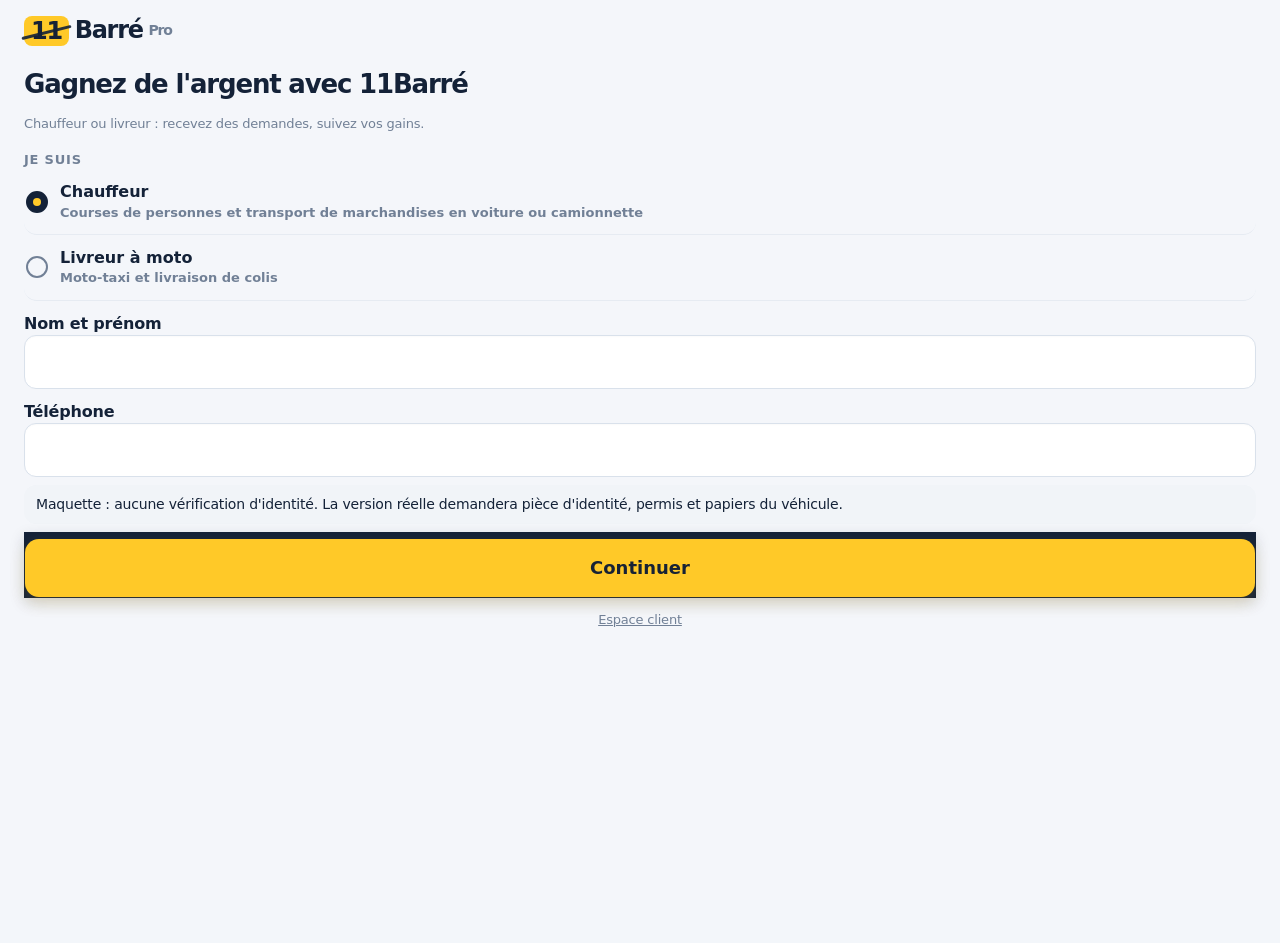
<file: chauffeur.html>
<!DOCTYPE html>
<html lang="fr">
<head>
<meta charset="utf-8">
<meta name="viewport" content="width=device-width,initial-scale=1,viewport-fit=cover">
<meta name="theme-color" content="#ffc21a">
<link rel="manifest" href="manifest-chauffeur.webmanifest">
<link rel="icon" type="image/png" href="icons/chauffeur-192.png">
<link rel="apple-touch-icon" href="icons/chauffeur-apple-180.png">
<meta name="mobile-web-app-capable" content="yes"><meta name="apple-mobile-web-app-capable" content="yes"><meta name="apple-mobile-web-app-title" content="11Barré Pro">
<title>11Barré Pro — Chauffeurs et livreurs</title>
<link rel="stylesheet" href="commun.css">
<style>
.nav{display:flex;background:var(--card);border-top:1px solid var(--line);padding-bottom:calc(max(6px,env(safe-area-inset-bottom)) + var(--nav-extra,0px));flex:none}
.nav button{flex:1;border:0;background:none;padding:10px 4px;font-weight:700;color:var(--mu);font-size:13px}.nav button.on{color:var(--ink)}.nav b{display:block;font-size:20px;line-height:1.2}
.page{flex:1;overflow:auto;padding:max(14px,env(safe-area-inset-top)) 18px 18px}
.kpi{display:grid;grid-template-columns:1fr 1fr;gap:10px;margin:10px 0}.kpi>div{background:var(--card);border-radius:16px;padding:12px;box-shadow:0 1px 0 var(--line)}.kpi b{display:block;font-size:22px}.kpi span{color:var(--mu);font-size:13px}
.kpi.k3{grid-template-columns:1fr 1fr 1fr}.kpi.k3 b{font-size:18px}
.bar{height:8px;background:var(--line);border-radius:4px;overflow:hidden;margin:8px 0}.bar i{display:block;height:100%;background:var(--acc)}
.st{display:inline-flex;align-items:center;gap:6px;border-radius:99px;padding:4px 12px;font-weight:800;font-size:13px;background:var(--soft)}.st.on{background:var(--ok);color:#fff}
.go{display:flex;gap:10px;margin-top:8px}.go .btn{padding:14px}
.lnk{flex:1;text-align:center;text-decoration:none;display:block;border-radius:16px;padding:14px;font-weight:800;background:var(--soft);color:var(--ink)}
.big{font-size:34px;font-weight:900;letter-spacing:-.5px}
.tt{position:absolute;left:14px;top:max(14px,env(safe-area-inset-top));z-index:3}
input.cd{font-size:30px;font-weight:900;letter-spacing:.4em;text-align:center}
.hl{display:flex;justify-content:space-between;gap:10px;padding:10px 0;border-bottom:1px solid var(--line)}.hl small{display:block;color:var(--mu)}
.ok{color:var(--ok)}.ko{color:var(--er)}
/* finition : focus visible, grandes zones tactiles, mouvement réduit, bandeau réseau */
:focus-visible{outline:3px solid var(--ink);outline-offset:2px;box-shadow:0 0 0 6px var(--acc)}
.btn,.lnk,.opt{min-height:52px}.nav button{min-height:60px}.btn:disabled{cursor:not-allowed}
.btn:active,.opt:active,.nav button:active,.lnk:active{transform:scale(.98);filter:brightness(.94)}
.sheet[role=dialog]:focus{outline:none;box-shadow:var(--shadow)}
.sr{position:absolute;width:1px;height:1px;overflow:hidden;clip:rect(0 0 0 0);white-space:nowrap}
#net{position:fixed;top:0;left:0;right:0;z-index:60;background:var(--er);color:#fff;text-align:center;padding:8px 12px;font-size:14px;font-weight:700}
.vide{text-align:center;padding:18px 8px;color:var(--mu)}.vide b{display:block;color:var(--ink);font-size:17px;margin-bottom:4px}
.ph img{max-width:100%;max-height:150px;border-radius:12px;display:block;margin:8px 0}
.hint{font-weight:400;color:var(--mu);font-size:13px}
@media (prefers-reduced-motion:reduce){*,*:before,*:after{animation:none!important;transition:none!important;scroll-behavior:auto!important}}
</style>
 <link rel="stylesheet" href="modern-ui.css">
  <link rel="stylesheet" href="premium-ui.css">
</head>
<body>
<div id="app"></div><div id="net" role="alert" hidden>Pas de connexion : vos données restent sur cet appareil, tout reprendra au retour du réseau.</div><input type="file" id="phfile" accept="image/*" capture="environment" class="sr" tabindex="-1" aria-hidden="true">
<script src="commun.js"></script>
<script src="moteur.js"></script>
<script>
"use strict";
/* 11Barré Pro — maquette de l'espace chauffeur et livreur.
   Données de démonstration. Si l'application client est ouverte sur le même appareil, ses commandes arrivent ici en direct
   (stockage local partagé) ; sinon, le bouton « Simuler une demande » en génère. Aucun serveur, aucun vrai paiement. */
const PLAN=LS.get("plan",null)||M.PLAN_DEFAUT,DELAI=M.seuil(PLAN,"delai_offre_s"); /* mêmes paramètres que l'application client ; délai de réponse à une offre = paramètre du plan */
const TYPES={chauffeur:{nom:"Chauffeur",veh:"Berline",tabs:["courses","cargo"],d:"Courses de personnes et transport de marchandises en voiture ou camionnette"},livreur:{nom:"Livreur à moto",veh:"Moto",tabs:["moto","livraison"],d:"Moto-taxi et livraison de colis"}};
const TAR={courses:["confort","Confort","car",0],moto:["mt","Moto-taxi","moto",0],livraison:["lm","Livraison à moto","moto",1],cargo:["ex","Express Cargo","van",1]}; /* catégorie du plan, libellé, icône, livraison */
const CATS={livreur:[["moto","Moto"]],chauffeur:[["berline","Berline"],["utilitaire","Utilitaire ou camionnette"],["camion","Camion"]]},CATS_EX={moto:[10,0.08],berline:[50,0.3],utilitaire:[500,4],camion:[3000,20]},CAT_LIB=Object.fromEntries([].concat(CATS.livreur,CATS.chauffeur));
const PAYL={cash:"Espèces",orange:"Orange Money",wave:"Wave",mtn:"MTN MoMo"};
const D={p:LS.get("profil",null),ligne:false,offre:null,course:null,tab:"accueil",hist:LS.get("ch_hist",[]),sheet:null,f:{nom:"",tel:"",type:"chauffeur",code:"",ok:false,vm:"",vmode:"cash",vref:""}};
const REFUSEES=new Set(),AUJ=()=>new Date().toLocaleDateString("fr-FR");
const net=o=>M.repartition(PLAN,o.prix).livreur,cod=o=>o.colis?+o.colis.cod||0:0;
const encPrix=o=>o.pay==="cash"||(o.colis&&o.colis.payeur==="dest"),aEnc=o=>(encPrix(o)?o.prix:0)+cod(o);
const plaque=()=>{const l=D.p&&D.p.id&&LIVREURS.get(D.p.id),d=l&&l.dossier;return d&&d.plaque?d.plaque:String(1000+hash(D.p.nom)%9000)+" GH 01"};
const masque=t=>{const d=String(t||"").replace(/\D/g,"");return d.length>=8?d.slice(0,2)+" •• •• •• "+d.slice(-2):"numéro masqué"};
const commande=()=>LS.get("commande",null),majCmd=(o,x,motif)=>{if(o.src==="portail"){portailStatut(o,x.statut,motif);return}if(!o.real)return;const c=commande();if(c&&c.id===o.id)LS.set("commande",Object.assign(c,x))};
/* Livraisons du portail fournisseur : mêmes statuts que le moteur (assigned → … → delivered), chaque changement est historisé */
const portailStatut=(o,s,motif)=>LIV.maj(o.id,q=>{try{
 if(s==="demarree"){M.changerStatut(q,"picked_up",D.p.nom,"Collecte confirmée (code du fournisseur)");M.changerStatut(q,"in_transit",D.p.nom)}
 else if(s==="terminee"){M.changerStatut(q,"arrived",D.p.nom);M.changerStatut(q,"delivered",D.p.nom,"Livré : code du destinataire vérifié");q.livre_le=Date.now();q.preuve={type:"code",verifie_le:Date.now(),recepteur:q.dest.nom}}
 else if(s==="annulee"){M.changerStatut(q,"ready_for_assignment",D.p.nom,"Abandon du livreur"+(motif?" ("+motif+")":"")+" : réaffectation");q.chauffeur=null;const of=(q.offres||[]).slice().reverse().find(x=>x.livreur===D.p.id&&x.statut==="acceptee");if(of){of.statut="refusee";of.motif="Abandon après acceptation"+(motif?" : "+motif:"")}}
}catch(e){}});
const posLiv=()=>{const l=D.p&&LIVREURS.get(D.p.id);return l&&l.dossier&&l.dossier.position||null};
const offrePortail=o=>{const p=posLiv(),dk=p?km(p,o.de):null;return{id:o.id,numero:o.ref,src:"portail",real:true,tab:o.mode==="cargo"?"cargo":"livraison",k:o.mode==="cargo"?"van":"moto",cat:o.catNom,de:{n:o.de.n,z:o.de.z,la:o.de.la,lo:o.de.lo},a:{n:o.a.n,z:o.a.z,la:o.a.la,lo:o.a.lo},prix:o.devis.total,pay:"compte",payLib:"Compte professionnel",km:o.km,du:o.du,ap:dk==null?3+hash(o.id)%6:Math.max(2,Math.round(dk*1.35/(o.mode==="cargo"?20:30)*60)),dk:dk==null?null:Math.round(dk*10)/10,poids:+(o.colis&&o.colis.poids)||0,code:o.codeCollecte,codeLivraison:o.codeLivraison,liv:true,colis:{n:o.dest.nom,t:o.dest.tel,c:o.colis.c,cod:o.cod||0,payeur:o.payeurTransport==="dest"?"dest":"exp",vit:o.vitesseNom},org:{id:o.org,nom:o.orgNom}}};
const match=o=>D.p&&TYPES[D.p.type].tabs.includes(o.tab);
function offreSim(){const tabs=TYPES[D.p.type].tabs,tab=tabs[Math.floor(Math.random()*tabs.length)],L=LIEUX.filter(l=>l.n!=="Ma position (démo)"),a=L[Math.floor(Math.random()*L.length)];let b;do{b=L[Math.floor(Math.random()*L.length)]}while(b===a);
 const d=Math.max(.8,km(a,b)*1.35),t=TAR[tab],liv=!!t[3],prix=M.devis(PLAN,{cat:t[0],km:d}).total,pay=["cash","cash","wave","orange"][Math.floor(Math.random()*4)],avecCod=liv&&tab==="livraison"&&Math.random()<.4;
 return{id:"s"+Date.now(),real:false,tab,k:t[2],cat:t[1],de:a,a:b,prix,pay,payLib:PAYL[pay],km:+d.toFixed(1),du:Math.max(4,Math.round(d/(tab==="cargo"?20:30)*60)+3),ap:2+Math.floor(Math.random()*7),code:String(1000+Math.floor(Math.random()*9000)),liv,colis:liv?{n:"Awa K.",t:"0707070707",c:avecCod?"Vêtements":"Documents",cod:avecCod?15000:0,payeur:"exp",vit:"Standard"}:null}}
/* Rendu */
const bar=()=>`<div style="display:flex;justify-content:space-between;align-items:center;gap:8px"><span class="logo" style="font-size:20px"><i>11</i>Barré <small style="font-size:12px;font-weight:800;color:var(--mu)">Pro</small></span><span class="st ${D.ligne?"on":""}" role="status">${D.ligne?"● En ligne":"Hors ligne"}</span></div>`;
function loginV(){const f=D.f;return`<div class="page"><span class="logo"><i>11</i>Barré <small style="font-size:14px;font-weight:800;color:var(--mu)">Pro</small></span><h1 style="font-size:26px;margin:18px 0 4px">Gagnez de l'argent avec 11Barré</h1><p class="nt">Chauffeur ou livreur : recevez des demandes, suivez vos gains.</p>
<div class="sec">Je suis</div>${Object.entries(TYPES).map(([k,t])=>`<button class="opt ${f.type===k?"on":""}" data-a="type" data-t="${k}"><span class="dot"></span><span class="t"><b>${t.nom}</b><small>${t.d}</small></span></button>`).join("")}
<label class="l">Nom et prénom<input class="fld" data-k="nom" value="${esc(f.nom)}" maxlength="40" autocomplete="off"></label><label class="l">Téléphone<input class="fld" data-k="tel" inputmode="tel" value="${esc(f.tel)}" maxlength="20" autocomplete="off"></label>
<div class="eb">Maquette : aucune vérification d'identité. La version réelle demandera pièce d'identité, permis et papiers du véhicule.</div>
<div class="cta"><button class="btn" data-a="entrer">Continuer</button></div><p class="nt" style="text-align:center"><a href="index.html" style="color:inherit">Espace client</a></p></div>`}
function carte(){const el=$("#map");if(!el)return;W=el.clientWidth||360;H=el.clientHeight||300;const c=D.course;
 if(!c){el.innerHTML=`<svg viewBox="0 0 ${W} ${H}">${fond()}<circle cx="${W/2}" cy="${H/2}" r="22" fill="#ffc21a" opacity=".35"/><circle cx="${W/2}" cy="${H/2}" r="9" fill="#0d1b2a" stroke="#fff" stroke-width="3"/></svg>`;return}
 const p=proj(c.de,c.a),A=p(c.de),B=p(c.a),pts=[A,[B[0],A[1]],B],route=pts.map((q,i)=>(i?"L":"M")+q[0].toFixed(1)+" "+q[1].toFixed(1)).join(" "),f=avance();let m;
 if(c.step==="approche")m=along([[A[0]-70,A[1]-55],[A[0]-70,A[1]],A],f);else if(c.step==="cours"||c.step==="fin")m=along(pts,c.step==="fin"?1:f);else m={x:A[0],y:A[1],ang:0};
 const car=`<g transform="translate(${m.x.toFixed(1)} ${m.y.toFixed(1)}) rotate(${(m.ang+90).toFixed(0)})"><rect x="-8" y="-14" width="16" height="28" rx="6" fill="#0d1b2a" stroke="#fff" stroke-width="2"/><rect x="-5" y="-6" width="10" height="7" rx="2" fill="#ffc21a"/></g>`;
 el.innerHTML=`<svg viewBox="0 0 ${W} ${H}" role="img" aria-label="Itinéraire de ${esc(c.de.n)} à ${esc(c.a.n)}">${fond()}<path d="${route}" stroke="#fff" stroke-width="11" fill="none" stroke-linejoin="round" stroke-linecap="round"/><path d="${route}" stroke="var(--route)" stroke-width="6" fill="none" stroke-linejoin="round" stroke-linecap="round"/><circle cx="${A[0]}" cy="${A[1]}" r="9" fill="#fff" stroke="#0d1b2a" stroke-width="4"/><circle cx="${B[0]}" cy="${B[1]}" r="9" fill="#fff" stroke="#ff5a36" stroke-width="4"/>${car}</svg>`}
const avance=()=>{const c=D.course;if(!c)return 0;const n=Date.now();return c.step==="approche"?Math.min(.95,(n-c.ta)/30000):c.step==="cours"?Math.min(.95,(n-c.tc)/40000):1};
const jour=()=>D.hist.filter(h=>h.d===AUJ());
const sjour=l=>({n:l.length,net:l.reduce((t,h)=>t+h.net,0),comm:l.reduce((t,h)=>t+h.prix-h.net,0)});
/* Argent : tout vient du journal immuable partagé (moteur.js) ; rien n'est écrasé, les soldes se déduisent des écritures */
const ledger=()=>M.chargerLivre(LS.get("ledger",null)),sauve=L=>LS.set("ledger",{tx:L.tx});
const pos=()=>M.soldeLivreur(ledger(),D.p.id),solde=()=>pos().solde;
const mesVers=()=>D.p?VERS.liste().filter(v=>v.livreur===D.p.id&&v.statut==="attente"):[],enAttente=()=>mesVers().reduce((t,v)=>t+v.m,0);
if(D.p&&!D.p.id){D.p.id="L"+hash(D.p.nom).toString(36);LS.set("profil",D.p)}
/* Dossier du livreur : validé par l'administration avant toute mise en ligne ; assurance non expirée exigée */
const assurerLivreur=()=>{if(D.p&&D.p.id&&!LIVREURS.get(D.p.id))LIVREURS.ajouter({id:D.p.id,nom:D.p.nom,tel:D.p.tel,type:D.p.type,statut:"en_verification",dossier:null,cree_le:Date.now()})};
assurerLivreur();
const dossierCarte=()=>{const l=LIVREURS.get(D.p.id)||{statut:"en_verification"},st=l.statut;
 if(st==="valide")return M.docsValides(l)?"":`<div class="eb ko">Votre assurance est expirée : mettez votre dossier à jour pour continuer.</div><div class="go"><button class="btn sec2" style="font-size:15px;padding:12px" data-a="dossier">Mettre à jour mon dossier</button></div>`;
 const msg={en_verification:l.dossier?"Votre dossier est en cours de vérification par 11Barré.":"Complétez votre dossier pour pouvoir passer en ligne.",complement:"11Barré demande un complément : "+(l.motif||""),refuse:"Dossier refusé : "+(l.motif||""),suspendu:"Compte suspendu : "+(l.motif||"")}[st]||"";
 return`<div class="eb">${esc(msg)}</div>${st!=="suspendu"&&st!=="refuse"?`<div class="go"><button class="btn sec2" style="font-size:15px;padding:12px" data-a="dossier">${l.dossier?"Modifier mon dossier":"Compléter mon dossier"}</button></div>`:""}`};
function accueilV(){const j=sjour(jour());let s;
 if(D.course)s=courseV();
 else s=`<div class="sheet"><h2 style="margin:0 0 4px">${D.ligne?'<span class="pulse"></span> En attente de demandes':"Vous êtes hors ligne"}</h2><p class="nt" style="margin:0 0 8px">${D.ligne?"Restez sur cet écran : une demande s'affichera ici avec le gain avant que vous acceptiez. Vous disposez de "+DELAI+" secondes pour répondre.":"Passez en ligne pour recevoir des demandes."}</p>${dossierCarte()}
 <div class="kpi k3"><div><b>${j.n}</b><span>courses</span></div><div><b>${F(j.net)}</b><span>gain net</span></div><div><b>4,9 ★</b><span>note</span></div></div>
 <div class="go"><button class="btn ${D.ligne?"sec2":""}" data-a="ligne">${D.ligne?"Passer hors ligne":"Passer en ligne"}</button></div>${D.ligne?`<div class="go"><button class="btn sec2" data-a="simuler" style="font-size:15px;padding:12px">Simuler une demande (démo)</button></div>`:""}</div>`;
 return`<div class="col"><div id="map"></div>${D.course?`<button class="sos" data-a="sos" aria-label="SOS" style="top:max(14px,env(safe-area-inset-top))">SOS</button>`:`<div class="tt" style="right:14px;left:14px">${bar()}</div>`}${s}</div>`}
/* Preuves photo : réduites dans le navigateur (≤ 640 px, JPEG ≈ 0,6, ≤ 120 Ko) puis rangées dans order.preuves */
const PHOTO_MAX_O=120*1024,photoReq=()=>!!(PLAN.options&&PLAN.options.preuve_photo_livraison);
const preuve=(c,type)=>{const q=LIV.lire().find(x=>x.id===c.id);return q&&(q.preuves||[]).find(p=>p.type===type)||null};
const photoBloc=(c,type,oblig)=>{const p=preuve(c,type),lib=type==="collecte"?"collecte":"remise du colis";return`<div class="eb ph"><b>Photo de ${lib}</b> <span class="hint">${oblig?"obligatoire":"facultative"}</span>${p?`<img src="${p.photo}" alt="Photo de ${lib} enregistrée">`:""}<div class="go"><button class="btn sec2" style="font-size:15px;padding:12px" data-a="photo" data-t="${type}">${p?"Reprendre la photo":"Prendre une photo"}</button></div></div>`};
const remOk=()=>{const c=D.course;return !!c&&(c.src!=="portail"||(D.f.code2===c.codeLivraison&&(!photoReq()||!!preuve(c,"livraison"))))};
function reduirePhoto(file){return new Promise((ok,ko)=>{const u=URL.createObjectURL(file),im=new Image();im.onerror=()=>{URL.revokeObjectURL(u);ko(new Error("illisible"))};im.onload=()=>{URL.revokeObjectURL(u);
 const T=[[640,.6],[560,.5],[480,.45],[400,.4],[320,.35],[256,.3]];
 for(const[mx,q]of T){const r=Math.min(1,mx/Math.max(im.naturalWidth||im.width,im.naturalHeight||im.height)),w=Math.max(1,Math.round((im.naturalWidth||im.width)*r)),h=Math.max(1,Math.round((im.naturalHeight||im.height)*r)),cv=document.createElement("canvas");cv.width=w;cv.height=h;const g=cv.getContext("2d");g.fillStyle="#fff";g.fillRect(0,0,w,h);g.drawImage(im,0,0,w,h);
  const url=cv.toDataURL("image/jpeg",q);if((url.length-url.indexOf(",")-1)*3/4<=PHOTO_MAX_O)return ok(url)}ok(null)};im.src=u})}
function enregistrerPreuve(id,type,photo){const l=LIV.lire(),o=l.find(x=>x.id===id);if(!o)return"Commande introuvable";
 o.preuves=(o.preuves||[]).filter(p=>p.type!==type).concat([{type,photo,at:Date.now(),par:D.p.nom}]);
 try{localStorage.setItem("onzebarre_livraisons",JSON.stringify(l))}catch(e){return"La mémoire de l'appareil est pleine : la photo n'a pas été gardée. Libérez de la place puis reprenez-la."}return""}
function courseV(){const c=D.course,liv=c.liv,mot=liv?"livraison":"course",f=avance(),eta=c.step==="approche"?Math.max(1,Math.ceil(c.ap*(1-f))):Math.max(1,Math.ceil(c.du*(1-f)));
 const dest=c.step==="approche"?c.de:c.a,nav=`https://www.google.com/maps/dir/?api=1&destination=${dest.la},${dest.lo}&travelmode=${c.k==="moto"?"two-wheeler":"driving"}`,tel=c.colis&&c.colis.t?c.colis.t.replace(/[^\d+]/g,""):"+2250000000000";
 const ent={approche:`${c.src==="portail"?"Rejoindre le point de collecte":"Rejoindre le client"} · ≈ ${eta} min`,arrive:"Vous êtes arrivé",cours:`En route · ≈ ${eta} min`,fin:"Terminé : encaissement"}[c.step];
 let b="";
 if(c.step==="approche")b=`<div class="go"><a class="lnk" href="${nav}" target="_blank" rel="noopener">Naviguer</a><a class="lnk" href="tel:${tel}">Appeler</a></div><div class="go"><button class="btn" data-a="arrive">Je suis arrivé</button></div><p style="text-align:center;margin:6px 0 0"><button class="pay" style="justify-content:center;color:var(--er)" data-a="annuler">Annuler la ${mot}</button></p>`;
 else if(c.step==="arrive")b=`<label class="l">${c.src==="portail"?"Code de collecte remis par le fournisseur":"Code de confirmation du client"}<input class="fld cd" data-k="code" inputmode="numeric" maxlength="4" value="${esc(D.f.code)}" autocomplete="off" aria-label="Code à 4 chiffres"></label><p class="nt">${c.src==="portail"?"Le fournisseur vous remet ce code à la collecte.":"Demandez le code au client avant de démarrer."} <span class="chip">Démo : ${c.code}</span></p>${c.src==="portail"?photoBloc(c,"collecte",false):""}<div class="go"><button class="btn" id="dem" data-a="demarrer" ${D.f.code.length===4?"":"disabled"}>Démarrer la ${mot}</button></div><p style="text-align:center;margin:6px 0 0"><button class="pay" style="justify-content:center;color:var(--er)" data-a="annuler">Annuler la ${mot}</button></p>`;
 else if(c.step==="cours")b=`<div class="go"><a class="lnk" href="${nav}" target="_blank" rel="noopener">Naviguer</a><a class="lnk" href="tel:${tel}">Appeler</a></div>${c.src==="portail"?`<label class="l">Code du destinataire<input class="fld cd" data-k="code2" inputmode="numeric" maxlength="4" value="${esc(D.f.code2||"")}" autocomplete="off" aria-label="Code du destinataire"></label><p class="nt">Le destinataire reçoit ce code du fournisseur. <span class="chip">Démo : ${c.codeLivraison}</span></p>${photoBloc(c,"livraison",photoReq())}`:""}<div class="go"><button class="btn" id="rem" data-a="terminer" ${remOk()?"":"disabled"}>${liv?"Colis remis":"Terminer la course"}</button></div>`;
 else{const e=aEnc(c);b=`<div class="eb">Prix ${F(c.prix)}${cod(c)?` · montant du colis ${F(cod(c))}`:""}<br>Votre gain net : <b>${F(net(c))}</b> (commission de ${Math.round((PLAN.commission.valeur||0)*100)} % retenue)</div>${e?`<label class="chk" style="display:flex;gap:10px;align-items:center;margin:10px 0;font-weight:700"><input type="checkbox" data-k="ok" ${D.f.ok?"checked":""} style="width:22px;height:22px"> J'ai encaissé ${F(e)} auprès du client</label>`:`<p class="nt">Déjà réglé par ${esc(c.payLib)} : rien à encaisser.</p>`}<div class="go"><button class="btn" id="enr" data-a="enregistrer" ${e&&!D.f.ok?"disabled":""}>Enregistrer</button></div>`}
 const info=`<div class="hl"><span><small>${c.step==="approche"||c.step==="arrive"?"Prise en charge":"Destination"}</small><b>${esc(dest.n)}</b> · ${esc(dest.z)}</span><span><b>${F(net(c))}</b><small>gain net</small></span></div>${c.colis&&c.step!=="fin"?`<div class="nt" style="padding:6px 0">${esc(c.colis.c||"Colis")} · destinataire ${esc(c.colis.n||"—")}${cod(c)?` · à encaisser ${F(cod(c))}`:""}</div>`:""}`;
 return`<div class="sheet"><h2 style="margin:0 0 4px;font-size:20px">${ent}</h2><div class="scroll">${c.step==="fin"?"":info}${b}</div></div>`}
function gainsV(){const j=sjour(jour()),P=pos(),s=P.solde,att=enAttente();return`<div class="page"><h1 style="font-size:24px;margin:0 0 6px">Mes gains</h1><div class="kpi"><div><b>${F(j.net)}</b><span>gain net du jour</span></div><div><b>${j.n}</b><span>course${j.n>1?"s":""} aujourd'hui</span></div><div><b>${F(j.comm)}</b><span>commission du jour</span></div><div><b>${F(D.hist.reduce((t,h)=>t+h.net,0))}</b><span>total depuis le début</span></div></div>
<div class="eb"><b>Solde avec 11Barré : <span class="${s<0?"ko":"ok"}">${s<0?"vous devez reverser "+F(-s):s>0?"11Barré vous doit "+F(s):"à jour"}</span></b><br><span class="nt">11Barré vous doit ${F(P.gains)} de gains · vous détenez ${F(P.especes)} en espèces. Les courses payées en espèces : vous gardez l'argent et reversez la commission${D.p.type==="livreur"?", plus le montant des colis encaissés":""}. Les courses payées par mobile : 11Barré vous reverse votre gain.</span></div>
${mesVers().map(v=>`<div class="hl"><span><b>${F(v.m)}</b> · ${esc(PAYL[v.mode]||v.mode)}<small>en validation par 11Barré${v.ref?" · réf. "+esc(v.ref):""} (le solde change quand 11Barré valide)</small></span></div>`).join("")}${VERS.liste().filter(v=>v.livreur===D.p.id&&v.statut==="rejete").slice(-2).map(v=>`<div class="hl"><span><b>${F(v.m)}</b> · rejeté<small>${esc(v.motif||"")}</small></span></div>`).join("")}${s<0?`<div class="go"><button class="btn" data-a="vers">Déclarer un versement</button></div>`:""}
${fiabV()}<div class="sec">Dernières courses</div>${D.hist.length?D.hist.slice(0,15).map(h=>`<div class="hl"><span><b>${esc(h.de)} → ${esc(h.a)}</b><small>${esc(h.s)} · ${esc(h.d)}${h.cod?" · colis "+F(h.cod):""}</small></span><b>${F(h.net)}</b></div>`).join(""):'<div class="vide"><b>Aucune course pour le moment</b>Passez en ligne depuis l\'accueil : vos courses et vos gains apparaîtront ici.</div>'}</div>`}
function fiabV(){const st=M.statsLivreur(D.p.id,LIV.lire(),PLAN),pc=x=>Math.round(x*100)+" %";
 return`<div class="sec">Ma fiabilité</div>${st.decisives?`<div class="kpi k3"><div><b>${pc(st.taux_acceptation)}</b><span>offres acceptées</span></div><div><b>${st.refusees}</b><span>refusées</span></div><div><b>${st.expirees}</b><span>sans réponse</span></div></div><p class="nt">${st.acceptees} acceptée${st.acceptees>1?"s":""} sur ${st.decisives} offre${st.decisives>1?"s":""} reçue${st.decisives>1?"s":""} · ${st.livrees} livraison${st.livrees>1?"s":""} menée${st.livrees>1?"s":""} à terme${st.abandons?" · "+st.abandons+" abandon"+(st.abandons>1?"s":""):""}. Répondre vite et aller au bout des courses vous place en tête des propositions.</p>`:'<div class="vide"><b>Pas encore d\'offre reçue</b>Votre taux d\'acceptation s\'affichera après vos premières réponses.</div>'}`}
function vehiculeV(){const l=LIVREURS.get(D.p.id)||{},d=l.dossier;if(!d)return`<div class="eb">Véhicule non renseigné : complétez votre dossier depuis l'accueil.</div>`;const c=M.capaciteLivreur(l,PLAN),fr=x=>String(x).replace(".",",");
 return`<div class="eb"><b>${esc(CAT_LIB[d.categorie]||TYPES[D.p.type].veh)}</b> · charge max ${c.kg?fr(c.kg)+" kg":"non renseignée"} · volume ${c.m3?fr(c.m3)+" m³":"non renseigné"}${c.declaree?"":" <span class='hint'>(valeurs standard moto)</span>"}<br>Zone habituelle : ${d.position?esc(d.position.n):"non précisée"}</div><div class="go"><button class="btn sec2" style="font-size:15px;padding:12px" data-a="dossier">Modifier mon dossier</button></div>`}
function profilV(){return`<div class="page"><h1 style="font-size:24px;margin:0 0 6px">Mon profil</h1><div class="drv" style="margin:10px 0"><div class="av">${esc(D.p.nom[0]||"?")}</div><div><b>${esc(D.p.nom)}</b><br><span class="nt">${TYPES[D.p.type].nom} · ${esc(D.p.tel||"téléphone non renseigné")}</span><br><span class="plate">${plaque()}</span></div></div>${vehiculeV()}
<button class="opt" data-a="changer"><span class="t"><b>Passer en ${D.p.type==="chauffeur"?"livreur à moto":"chauffeur"}</b><small>Change les types de demandes reçues</small></span>›</button><a class="opt" style="color:inherit;text-decoration:none" href="index.html"><span class="t"><b>Espace client</b><small>Commander une course ou une livraison</small></span>›</a><button class="opt" data-a="raz"><span class="t"><b>Effacer mes courses de démonstration</b><small>Remet les gains à zéro</small></span>›</button><button class="opt" data-a="sortir"><span class="t"><b>Se déconnecter</b></span></button><p class="nt">Commission 11Barré : ${Math.round((PLAN.commission.valeur||0)*100)} % du prix de la course (valeur de démonstration).</p></div>`}
function offreV(){const o=D.offre,e=aEnc(o);return`<div class="ov"><div class="sheet" role="dialog" aria-modal="true" tabindex="-1" aria-label="Nouvelle demande"><span class="chip">${o.liv?"Livraison":"Course"} · ${esc(o.cat)}</span>${o.src==="portail"?' <span class="chip">Proposée à vous en priorité</span>':""}<h2 style="margin:8px 0 2px;font-size:20px">${esc(o.de.n)} → ${esc(o.a.n)}</h2><p class="nt" style="margin:0">${o.km} km · ≈ ${o.du} min · récupération à ${o.ap} min de vous${o.dk!=null?" ("+String(o.dk).replace(".",",")+" km)":""}${o.poids?" · colis de "+String(o.poids).replace(".",",")+" kg":""}</p>
<div class="kpi"><div><b style="font-size:30px;line-height:1.1">${F(net(o))}</b><span>votre gain net</span></div><div><b>${e?F(e):(o.pay==="compte"?"Facturé":"Déjà payé")}</b><span>${e?"à encaisser":(o.pay==="compte"?"à "+esc(o.org.nom):"par "+esc(o.payLib))}</span></div></div>${o.colis?`<div class="eb">${esc(o.colis.c||"Colis")} · destinataire ${esc(o.colis.n||"—")} (${masque(o.colis.t)})${cod(o)?`<br>Montant du colis à encaisser : <b>${F(cod(o))}</b>`:""}</div>`:""}
<div class="bar" aria-hidden="true"><i id="cdb" style="width:100%"></i></div><p class="nt" style="margin:0 0 6px">Répondre dans <b id="cdn">${DELAI}</b> s</p><div class="go"><button class="btn sec2" data-a="refuser">Refuser</button><button class="btn" data-a="accepter">Accepter</button></div></div></div>`}
const ov=h=>`<div class="ov" data-a="oclose"><div class="sheet" role="dialog" aria-modal="true" tabindex="-1" data-stop="1"><div class="scroll">${h}</div></div></div>`;
function sheetV(){const s=D.sheet;
 if(s==="dossier"){const d=(LIVREURS.get(D.p.id)||{}).dossier||{},g=(k,v)=>D.f[k]!=null?D.f[k]:v,moto=D.p.type==="livreur",cats=CATS[D.p.type],cat=g("dcat",d.categorie||cats[0][0]),kgD=M.seuil(PLAN,"moto_poids_max_kg"),m3D=M.seuil(PLAN,"moto_volume_max_m3"),pos=g("dpos",d.position?d.position.n:"");
 return ov(`<h2 style="margin:4px 0 8px">Mon dossier</h2><label class="l">Numéro de pièce d'identité<input class="fld" data-k="dident" value="${esc(g("dident",d.identite||""))}" maxlength="30"></label><label class="l">Numéro de permis de conduire<input class="fld" data-k="dperm" value="${esc(g("dperm",d.permis||""))}" maxlength="30"></label><label class="l">Immatriculation du véhicule<input class="fld" data-k="dplaq" value="${esc(g("dplaq",d.plaque||""))}" maxlength="20"></label><label class="l">Assurance valable jusqu'au<input class="fld" type="date" data-k="dassu" value="${esc(g("dassu",d.assurance_exp||""))}"></label>
 <div class="sec">Mon véhicule</div><label class="l">Catégorie de véhicule<select class="fld" data-k="dcat">${cats.map(c=>`<option value="${c[0]}" ${cat===c[0]?"selected":""}>${c[1]}</option>`).join("")}</select></label>
 <label class="l">Charge maximale (kg)${moto?' <span class="hint">facultatif</span>':""}<input class="fld" data-k="dkg" inputmode="decimal" placeholder="${moto?kgD+" par défaut":"ex. "+CATS_EX[cat][0]}" value="${esc(g("dkg",d.capacite_kg!=null?d.capacite_kg:""))}" maxlength="8"></label>
 <label class="l">Volume utile (m³)${moto?' <span class="hint">facultatif</span>':""}<input class="fld" data-k="dm3" inputmode="decimal" placeholder="${moto?String(m3D).replace(".",",")+" par défaut":"ex. "+String(CATS_EX[cat][1]).replace(".",",")}" value="${esc(g("dm3",d.capacite_m3!=null?String(d.capacite_m3).replace(".",","):""))}" maxlength="8"></label>
 <p class="nt">${moto?"Laissez vide pour les petits colis de moto. ":"Indispensable pour recevoir des livraisons cargo. "}Les colis plus lourds ou plus volumineux ne vous seront jamais proposés.</p>
 <label class="l">Ma zone habituelle<select class="fld" data-k="dpos"><option value="">Je ne précise pas</option>${LIEUX.filter(l=>l.n!=="Ma position (démo)").map(l=>`<option ${pos===l.n?"selected":""}>${esc(l.n)}</option>`).join("")}</select></label><p class="nt">Les demandes les plus proches de votre zone vous sont proposées en premier.</p>
 <p class="nt">Maquette : les pièces s'envoient en photo dans la version réelle. 11Barré contrôle le dossier avant de vous autoriser à passer en ligne.</p><div class="go"><button class="btn" data-a="envoyerdossier">Envoyer le dossier</button></div>`)}
 if(s==="refus")return ov(`<h2 style="margin:4px 0 8px">Pourquoi refusez-vous ?</h2>${["Trop loin","Véhicule en panne ou plus de carburant","Je fais une pause","Zone inconnue"].map(m=>`<button class="opt" data-a="motif" data-m="${esc(m)}"><span class="t"><b>${m}</b></span></button>`).join("")}`);
 if(s==="annul")return ov(`<h2 style="margin:4px 0 8px">Pourquoi annulez-vous ?</h2>${["Client injoignable","Véhicule en panne","Le client demande d'annuler","Autre raison"].map(m=>`<button class="opt" data-a="motifa" data-m="${esc(m)}"><span class="t"><b>${m}</b></span></button>`).join("")}<p class="nt">Les annulations répétées peuvent réduire vos demandes.</p>`);
 if(s==="sos")return ov(`<h2 style="margin:4px 0 8px">Besoin d'aide ?</h2><p>Votre position et la course seront envoyées au support 11Barré (démonstration).</p><a class="btn er" style="text-decoration:none;text-align:center;display:block" href="tel:185">Appeler le SAMU (185)</a><div class="go"><a class="lnk" href="tel:110">Police (110)</a><a class="lnk" href="tel:180">Pompiers (180)</a></div><p class="nt">Numéros d'urgence à vérifier avant mise en service.</p><div class="go"><button class="btn" data-a="alerte">Alerter le support 11Barré</button></div><div class="go"><button class="btn sec2" data-a="oclose2">Fermer</button></div>`);
 if(s==="vers"){const m=D.f.vm||String(Math.max(0,-solde()));return ov(`<h2 style="margin:4px 0 8px">Déclarer un versement</h2><label class="l">Montant (F)<input class="fld" data-k="vm" inputmode="numeric" value="${esc(m)}"></label><div class="sec">Mode</div>${Object.entries(PAYL).map(([k,v])=>`<button class="opt ${D.f.vmode===k?"on":""}" data-a="vmode" data-m="${k}"><span class="dot"></span><span class="t"><b>${v}</b></span></button>`).join("")}${D.f.vmode!=="cash"?`<label class="l">Référence de la transaction (SMS)<input class="fld" data-k="vref" value="${esc(D.f.vref)}" maxlength="30" autocomplete="off"></label>`:""}<p class="nt">11Barré vérifie la réception avant de mettre à jour votre solde.</p><div class="go"><button class="btn" data-a="envoyerv">Envoyer</button></div>`)}
 return""}
function nav(){return`<nav class="nav">${[["accueil","🏠","Accueil"],["gains","💰","Gains"],["profil","👤","Profil"]].map(t=>`<button class="${D.tab===t[0]?"on":""}" data-a="tab" data-t="${t[0]}" ${D.tab===t[0]?'aria-current="page"':""}><b aria-hidden="true">${t[1]}</b>${t[2]}</button>`).join("")}</nav>`}
function render(){const a=$("#app");let h;
 if(!D.p)h=`<div class="col">${loginV()}</div>`;
 else h=`<div class="col">${D.tab==="accueil"?accueilV():D.tab==="gains"?gainsV():profilV()}${D.course&&D.tab==="accueil"?"":nav()}</div>`;
 if(D.p&&D.offre)h+=offreV();h+=D.p?sheetV():"";a.innerHTML=h;D.sg=sigD();carte();focus_()}
function focus_(){const k=D.sheet?"s:"+D.sheet:D.offre?"o:"+D.offre.id:"";if(k===D.fk)return;D.fk=k;if(!k)return;const o=document.querySelectorAll("#app .ov"),d=o.length&&o[o.length-1].querySelector("[role=dialog]");if(d&&document.hasFocus())d.focus({preventScroll:true})}
const sigD=()=>D.p?JSON.stringify([(l=>l&&Object.assign({},l,{en_ligne_a:0}))(LIVREURS.get(D.p.id)),VERS.liste().filter(v=>v.livreur===D.p.id).map(v=>v.statut),(LS.get("ledger",{tx:[]}).tx||[]).length]):"";
const toast=m=>{document.querySelectorAll("#toast").forEach(x=>x.remove());const t=document.createElement("div");t.id="toast";t.setAttribute("role","status");t.textContent=m;$("#app").appendChild(t);setTimeout(()=>t.remove(),2600)};
/* Actions */
const A={
 type(t){D.f.type=t.dataset.t;render()},
 entrer(){const f=D.f;if(f.nom.trim().length<2)return toast("Indiquez votre nom");D.p={id:"L"+Date.now().toString(36),nom:f.nom.trim(),tel:f.tel.trim(),type:f.type};LS.set("profil",D.p);assurerLivreur();render()},
 dossier(){["dident","dperm","dplaq","dassu","dcat","dkg","dm3","dpos"].forEach(k=>D.f[k]=null);D.sheet="dossier";render()},
 envoyerdossier(){const l=LIVREURS.get(D.p.id)||{},d=l.dossier||{},v=(k,x)=>String(D.f[k]!=null?D.f[k]:x==null?"":x).trim(),i=v("dident",d.identite),p=v("dperm",d.permis),pl=v("dplaq",d.plaque),a=v("dassu",d.assurance_exp),moto=D.p.type==="livreur";
  if(i.length<5)return toast("Numéro de pièce d'identité invalide");if(p.length<4)return toast("Numéro de permis invalide");if(pl.length<4)return toast("Immatriculation invalide");if(!(Date.parse(a)>Date.now()))return toast("L'assurance doit être encore valable");
  const cat=v("dcat",d.categorie)||CATS[D.p.type][0][0],num=x=>parseFloat(String(x).replace(",",".")),ks=v("dkg",d.capacite_kg),ms=v("dm3",d.capacite_m3),kmax=moto?50:30000,mmax=moto?0.5:120;
  if(!CAT_LIB[cat]||!CATS[D.p.type].some(c=>c[0]===cat))return toast("Choisissez la catégorie de votre véhicule");
  if(!moto&&!ks)return toast("Indiquez la charge maximale de votre véhicule (en kg)");if(!moto&&!ms)return toast("Indiquez le volume utile de votre véhicule (en m³)");
  if(ks&&!(num(ks)>0&&num(ks)<=kmax))return toast("Charge maximale invalide (entre 1 et "+kmax+" kg)");if(ms&&!(num(ms)>0&&num(ms)<=mmax))return toast("Volume invalide (entre 0,01 et "+String(mmax).replace(".",",")+" m³)");
  const pz=v("dpos",d.position?d.position.n:""),lz=pz&&LIEUX.find(x=>x.n===pz),dos={identite:i,permis:p,plaque:pl,assurance_exp:a,categorie:cat};
  if(ks)dos.capacite_kg=num(ks);if(ms)dos.capacite_m3=num(ms);if(lz)dos.position={n:lz.n,la:lz.la,lo:lz.lo};
  const chg=cat!==(d.categorie||CATS[D.p.type][0][0])||(dos.capacite_kg||0)!==(d.capacite_kg||0)||(dos.capacite_m3||0)!==(d.capacite_m3||0);
  LIVREURS.maj(D.p.id,x=>{x.dossier=dos;if(x.statut==="valide"&&chg&&l.dossier){x.statut="en_verification";x.motif="Véhicule ou capacités modifiés : nouveau contrôle"}else if(x.statut!=="valide"){x.statut="en_verification";x.motif=""}});D.sheet=null;render();toast("Dossier envoyé à 11Barré")},
 alerte(){INCID.ajouter({id:"i"+Date.now().toString(36),type:"sos",livreur:D.p.id,nom:D.p.nom,commande:D.course?D.course.id:"",statut:"ouvert",at:Date.now(),note:""});D.sheet=null;render();toast("Alerte envoyée au support 11Barré")},
 ligne(){if(!D.ligne){const l=LIVREURS.get(D.p.id);if(!l||l.statut!=="valide")return toast("Votre dossier doit d'abord être validé par 11Barré. Complétez-le depuis l'accueil.");if(!M.docsValides(l))return toast("Votre assurance est expirée ou absente : mettez votre dossier à jour")}D.ligne=!D.ligne;LS.set("ch_ligne_"+D.p.id,D.ligne);LS.set("chauffeur_ligne",D.ligne?Date.now():0);battement(Date.now(),true);render();toast(D.ligne?"Vous êtes en ligne : les demandes arrivent ici":"Vous êtes hors ligne : plus aucune demande")},
 simuler(){if(D.offre||D.course)return;D.offre=Object.assign(offreSim(),{t0:Date.now()});render()},
 accepter(){const o=D.offre;if(!o)return;
  if(o.src==="portail"){let msg="";const q=LIV.maj(o.id,x=>{try{M.repondreOffre(x,D.p.id,"acceptee","",{plan:PLAN});
    M.changerStatut(x,"assigned",D.p.nom,"Acceptée par "+String(D.p.nom).split(" ")[0]);M.changerStatut(x,"courier_to_pickup",D.p.nom);x.chauffeur={id:D.p.id,nom:D.p.nom,veh:vehLib(),plaque:plaque(),note:4.9}}catch(e){msg=e.message}});
   if(!q||msg){D.offre=null;D.sheet=null;render();toast(msg||"Cette demande n'est plus disponible");return}
   D.course=Object.assign({},o,{step:"approche",ta:Date.now()});D.offre=null;D.f.code="";D.f.code2="";D.f.ok=false;render();return}
  if(o.real){const c=commande();if(!c||c.id!==o.id||c.statut!=="recherche"){D.offre=null;render();toast("Cette demande n'est plus disponible");return}LS.set("commande",Object.assign(c,{statut:"acceptee",chauffeur:[D.p.nom,TYPES[D.p.type].veh,plaque(),4.9]}))}
  D.course=Object.assign({},o,{step:"approche",ta:Date.now()});D.offre=null;D.f.code="";D.f.ok=false;render()},
 refuser(){D.sheet="refus";render()},
 motif(t){const o=D.offre;if(!o){D.sheet=null;render();return toast("Cette demande n'est plus disponible")}
  if(o.src==="portail"){LIV.maj(o.id,x=>{try{M.repondreOffre(x,D.p.id,"refusee",t.dataset.m,{plan:PLAN})}catch(e){}});repartiteur(Date.now())}else REFUSEES.add(o.id);
  D.offre=null;D.sheet=null;render();toast("Demande refusée : "+t.dataset.m+". Une autre vous sera proposée.")},
 annuler(){D.sheet="annul";render()},
 motifa(t){const c=D.course;if(!c){D.sheet=null;render();return}majCmd(c,{statut:"annulee"},t.dataset.m);D.course=null;D.sheet=null;render();toast("Course annulée : "+t.dataset.m)},
 arrive(){if(!D.course||D.course.step!=="approche")return;D.course.step="arrive";D.f.code="";majCmd(D.course,{statut:"arrivee"});render()},
 demarrer(){const c=D.course;if(!c||c.step!=="arrive")return;if(D.f.code!==c.code)return toast("Code incorrect : redemandez-le à "+(c.src==="portail"?"la personne qui vous remet le colis":"votre client"));c.step="cours";c.tc=Date.now();D.f.code2="";majCmd(c,{statut:"demarree"});render()},
 terminer(){const c=D.course;if(!c||c.step!=="cours")return;if(c.src==="portail"&&D.f.code2!==c.codeLivraison)return toast("Code du destinataire incorrect : redemandez-le au destinataire");if(c.src==="portail"&&photoReq()&&!preuve(c,"livraison"))return toast("La photo de remise du colis est obligatoire");c.step="fin";D.f.ok=false;majCmd(c,{statut:"terminee"});render()},
 photo(t){D.pt=t.dataset.t;const f=$("#phfile");f.value="";f.click()},
 enregistrer(){const c=D.course;if(!c||c.step!=="fin")return;const e=aEnc(c);if(e&&!D.f.ok)return;
  try{const L=ledger(),cp=c.pay==="compte"&&!(c.colis&&c.colis.payeur==="dest"),pm=cod(c)>0?"cod":(cp?"compte":(encPrix(c)?"cash":"numerique")),tr=encPrix(c)?"collecte":(cp?"compte":"numerique"),four=c.org?c.org.id:"exp-"+hash((c.colis&&c.colis.n)||"x").toString(36);M.cloturer(L,{ref:c.numero||c.id,plan:PLAN,total:c.prix,paiement:pm,transport:tr,produit:cod(c),fournisseur:four,client:c.org?c.org.id:undefined,livreur:D.p.id,at:Date.now()});sauve(L);if(c.src==="portail")LIV.maj(c.id,x=>{x.cloture=true})}catch(x){return toast(x.message)}
  D.hist.unshift({id:c.id,de:c.de.n,a:c.a.n,prix:c.prix,net:net(c),cod:cod(c),ep:encPrix(c),s:c.cat,d:AUJ()});D.hist=D.hist.slice(0,60);LS.set("ch_hist",D.hist);const g=net(c);D.course=null;render();toast("Enregistré · +"+F(g))},
 tab(t){D.tab=t.dataset.t;render()},
 sos(){D.sheet="sos";render()},oclose2(){D.sheet=null;render()},
 oclose(t,e){if(e.target.closest("[data-stop]")&&!e.target.closest("[data-a]:not([data-a=oclose])"))return;D.sheet=null;render()},
 changer(){D.p.type=D.p.type==="chauffeur"?"livreur":"chauffeur";LS.set("profil",D.p);D.ligne=false;LS.set("ch_ligne_"+D.p.id,false);LS.set("chauffeur_ligne",0);LIVREURS.maj(D.p.id,l=>{l.type=D.p.type;if(l.statut==="valide"){l.statut="en_verification";l.motif="Changement de véhicule : nouveau contrôle"}});render();toast("Profil : "+TYPES[D.p.type].nom)},
 raz(){D.hist=[];LS.set("ch_hist",[]);LS.set("ledger",null);render();toast("Courses de démonstration effacées")},
 sortir(){if(D.p){LS.set("ch_ligne_"+D.p.id,false);LIVREURS.maj(D.p.id,x=>{x.en_ligne_a=0})}D.p=null;D.ligne=false;D.offre=null;D.course=null;LS.set("profil",null);LS.set("chauffeur_ligne",0);render()},
 vers(){D.f.vm=String(Math.max(0,-solde()));D.f.vref="";D.sheet="vers";render()},vmode(t){D.f.vmode=t.dataset.m;render()},
 envoyerv(){const m=Math.round(+D.f.vm||0),mob=D.f.vmode!=="cash";if(m<=0)return toast("Indiquez le montant");if(m>-solde())return toast("Le montant dépasse ce que vous devez");if(mob&&D.f.vref.trim().length<4)return toast("Indiquez la référence de la transaction");if(mob&&VERS.liste().some(v=>v.ref&&v.ref===D.f.vref.trim()&&v.statut!=="rejete"))return toast("Cette référence a déjà été utilisée");VERS.ajouter({id:"vs"+Date.now().toString(36),livreur:D.p.id,nom:D.p.nom,m,mode:D.f.vmode,ref:D.f.vref.trim(),statut:"attente",at:Date.now()});D.sheet=null;render();toast("Versement déclaré, en validation par 11Barré")}};
/* double clic : chaque action se protège par l'état (offre, étape de la course, fenêtre qui se ferme) ; aucun envoi n'est rejoué */
document.addEventListener("click",e=>{const t=e.target.closest("[data-a]");if(!t)return;const f=A[t.dataset.a];if(f)f(t,e)});
document.addEventListener("input",e=>{const k=e.target.dataset&&e.target.dataset.k;if(!k)return;const v=e.target.type==="checkbox"?e.target.checked:e.target.value;
 if(k==="code"){D.f.code=v.replace(/\D/g,"").slice(0,4);e.target.value=D.f.code;const b=$("#dem");if(b)b.disabled=D.f.code.length!==4}else if(k==="code2"){D.f.code2=v.replace(/\D/g,"").slice(0,4);e.target.value=D.f.code2;const b=$("#rem");if(b)b.disabled=!remOk()}else{D.f[k]=v;if(k==="ok"){const b=$("#enr");if(b)b.disabled=!v}if(k==="dcat")render()}});
document.addEventListener("keydown",e=>{if(e.key==="Escape"&&D.sheet)A.oclose2()});
$("#phfile").addEventListener("change",async e=>{const f=e.target.files&&e.target.files[0],c=D.course;e.target.value="";if(!f||!c||c.src!=="portail"||!["collecte","livraison"].includes(D.pt))return;
 if(!/^image\//.test(f.type||"image/"))return toast("Ce fichier n'est pas une photo");toast("Préparation de la photo…");
 try{const url=await reduirePhoto(f);if(!url)return toast("Photo trop lourde : reprenez-la de moins près ou avec moins de détails");const er=enregistrerPreuve(c.id,D.pt,url);if(er)return toast(er);if(D.course&&D.course.id===c.id)render();toast("Photo enregistrée")}catch(x){toast("Photo illisible : reprenez-la")}});
/* Présence, répartiteur, reprise après rechargement */
const vehLib=()=>{const l=LIVREURS.get(D.p.id),d=l&&l.dossier;return d&&CAT_LIB[d.categorie]||TYPES[D.p.type].veh};
/** Présence : horodatage en_ligne_a par livreur (0 = hors ligne). Écrit au plus toutes les 2 s. */
function battement(now,force){const l=LIVREURS.get(D.p.id);if(!l)return;if(D.ligne){if(force||now-(l.en_ligne_a||0)>=2000)LIVREURS.maj(D.p.id,x=>{x.en_ligne_a=now})}else if(l.en_ligne_a)LIVREURS.maj(D.p.id,x=>{x.en_ligne_a=0})}
/** Répartiteur idempotent (moteur M.repartir) : exécuté par la boucle de chaque espace livreur ouvert. Une offre à la fois, au meilleur candidat. */
function repartiteur(now){const livs=LIVREURS.liste(),liste=LIV.lire();let ch=false;
 liste.forEach(c=>{if(c.statut!=="ready_for_assignment"&&!c.offre_courante&&!c.sans_candidat)return;if(M.repartir(c,livs,{plan:PLAN,now,commandes:liste}).changed)ch=true});
 if(ch)LIV.ecrire(liste)}
const ACTIVES=["assigned","courier_to_pickup","picked_up","in_transit"];
/* Boucle : présence, répartiteur, demandes de l'application client, compte à rebours, position simulée */
setInterval(()=>{if(!D.p)return;const now=Date.now();
 if(D.ligne)LS.set("chauffeur_ligne",now);
 if(D.ligne){const l=LIVREURS.get(D.p.id);if(!l||l.statut!=="valide"||!M.docsValides(l)){D.ligne=false;LS.set("chauffeur_ligne",0);D.offre=null;render();toast("Votre compte n'est plus actif : contactez 11Barré");return}}
 battement(now);repartiteur(now);
 {const f=document.activeElement;   /* l'administration a agi : on rafraîchit sans toucher à une saisie en cours */
  if(sigD()!==D.sg&&!(f&&/^(INPUT|TEXTAREA|SELECT)$/.test(f.tagName))&&!D.offre)render()}
 const c=commande();
 if(D.ligne&&!D.offre&&!D.course&&c&&c.statut==="recherche"&&now-c.t<60000&&!REFUSEES.has(c.id)){const o=Object.assign({},c,{real:true,t0:now});if(match(o)){D.offre=o;render()}}
 if(D.offre&&D.offre.real&&!D.offre.src&&(!c||c.id!==D.offre.id||c.statut!=="recherche")){D.offre=null;D.sheet=null;render();toast("Le client a annulé la demande")}
 if(D.course&&D.course.real&&!D.course.src&&(!c||c.id!==D.course.id||c.statut==="annulee_client")&&D.course.step!=="fin"){D.course=null;D.sheet=null;render();toast("Le client a annulé la course")}
 if(!D.course&&!D.offre){const q=LIV.lire().find(x=>x.chauffeur&&x.chauffeur.id===D.p.id&&(ACTIVES.includes(x.statut)||(x.statut==="delivered"&&!x.cloture)));   /* affectation par les opérations, ou reprise après rechargement (même en fin de course : encaissement à enregistrer) */
  if(q){if(q.statut==="assigned")LIV.maj(q.id,x=>{M.changerStatut(x,"courier_to_pickup",D.p.nom,"Prise en charge par le livreur")});const fin=q.statut==="delivered",en=q.statut==="picked_up"||q.statut==="in_transit";D.course=Object.assign(offrePortail(q),{step:fin?"fin":en?"cours":"approche",ta:Date.now(),tc:Date.now()});D.f.code="";D.f.code2="";D.f.ok=false;D.tab="accueil";D.sheet=null;
   if(!D.ligne&&!fin){D.ligne=true;LS.set("ch_ligne_"+D.p.id,true);battement(now,true)}render();toast(fin?"Course terminée : enregistrez l'encaissement":"Course en cours reprise")}}
 if(D.ligne&&!D.offre&&!D.course){const q=LIV.lire().find(x=>x.statut==="ready_for_assignment"&&x.offre_courante&&x.offre_courante.livreur===D.p.id);   /* le livreur ne voit que les offres qui lui sont adressées */
  if(q){D.offre=Object.assign(offrePortail(q),{t0:q.offre_courante.at});render()}}
 if(D.offre&&D.offre.src==="portail"){const q=LIV.lire().find(x=>x.id===D.offre.id);if(!q||q.statut!=="ready_for_assignment"||!q.offre_courante||q.offre_courante.livreur!==D.p.id||q.offre_courante.at!==D.offre.t0){const exp=now-D.offre.t0>=DELAI*1000;D.offre=null;D.sheet=null;render();toast(exp?"Demande expirée : elle est passée à un autre livreur":"Cette demande n'est plus disponible")}}
 if(D.course&&D.course.src==="portail"&&D.course.step!=="fin"){const q=LIV.lire().find(x=>x.id===D.course.id);if(!q||q.statut==="cancelled"||!q.chauffeur||q.chauffeur.id!==D.p.id){const ann=!q||q.statut==="cancelled";D.course=null;D.sheet=null;render();toast(ann?"Le fournisseur a annulé la livraison":"Course réaffectée par les opérations")}}
 if(D.offre){const r=DELAI-Math.floor((now-D.offre.t0)/1000);if(r<=0&&!D.offre.src){REFUSEES.add(D.offre.id);D.offre=null;D.sheet=null;render();toast("Demande expirée")}else if(r>0){const n=$("#cdn"),b=$("#cdb");if(n)n.textContent=r;if(b)b.style.width=Math.max(0,r/DELAI*100)+"%"}}
 if(D.course&&(D.course.step==="approche"||D.course.step==="cours")&&D.tab==="accueil"){carte();const h=document.querySelector(".sheet h2");if(h){const f=avance(),c2=D.course,eta=c2.step==="approche"?Math.max(1,Math.ceil(c2.ap*(1-f))):Math.max(1,Math.ceil(c2.du*(1-f)));h.textContent=(c2.step==="approche"?"Rejoindre le client":"En route")+" · ≈ "+eta+" min"}}
},500);
window.addEventListener("pagehide",()=>{if(D.ligne)LS.set("chauffeur_ligne",0)});
/* Réseau : bandeau visible en cas de coupure (les données restent sur l'appareil) */
const reseau=()=>{$("#net").hidden=navigator.onLine!==false};window.addEventListener("offline",reseau);window.addEventListener("online",()=>{reseau();toast("Connexion rétablie")});reseau();
/* Reprise : un livreur qui était en ligne avant un rechargement le redevient (dossier valide) */
if(D.p){const l=LIVREURS.get(D.p.id);if(l&&l.statut==="valide"&&M.docsValides(l)&&LS.get("ch_ligne_"+D.p.id,false)===true){D.ligne=true;LS.set("chauffeur_ligne",Date.now());battement(Date.now(),true)}}
if("serviceWorker"in navigator&&/^https?:$/.test(location.protocol))navigator.serviceWorker.register("sw.js").catch(()=>{});
render();
</script>
</body>
</html>
</file>
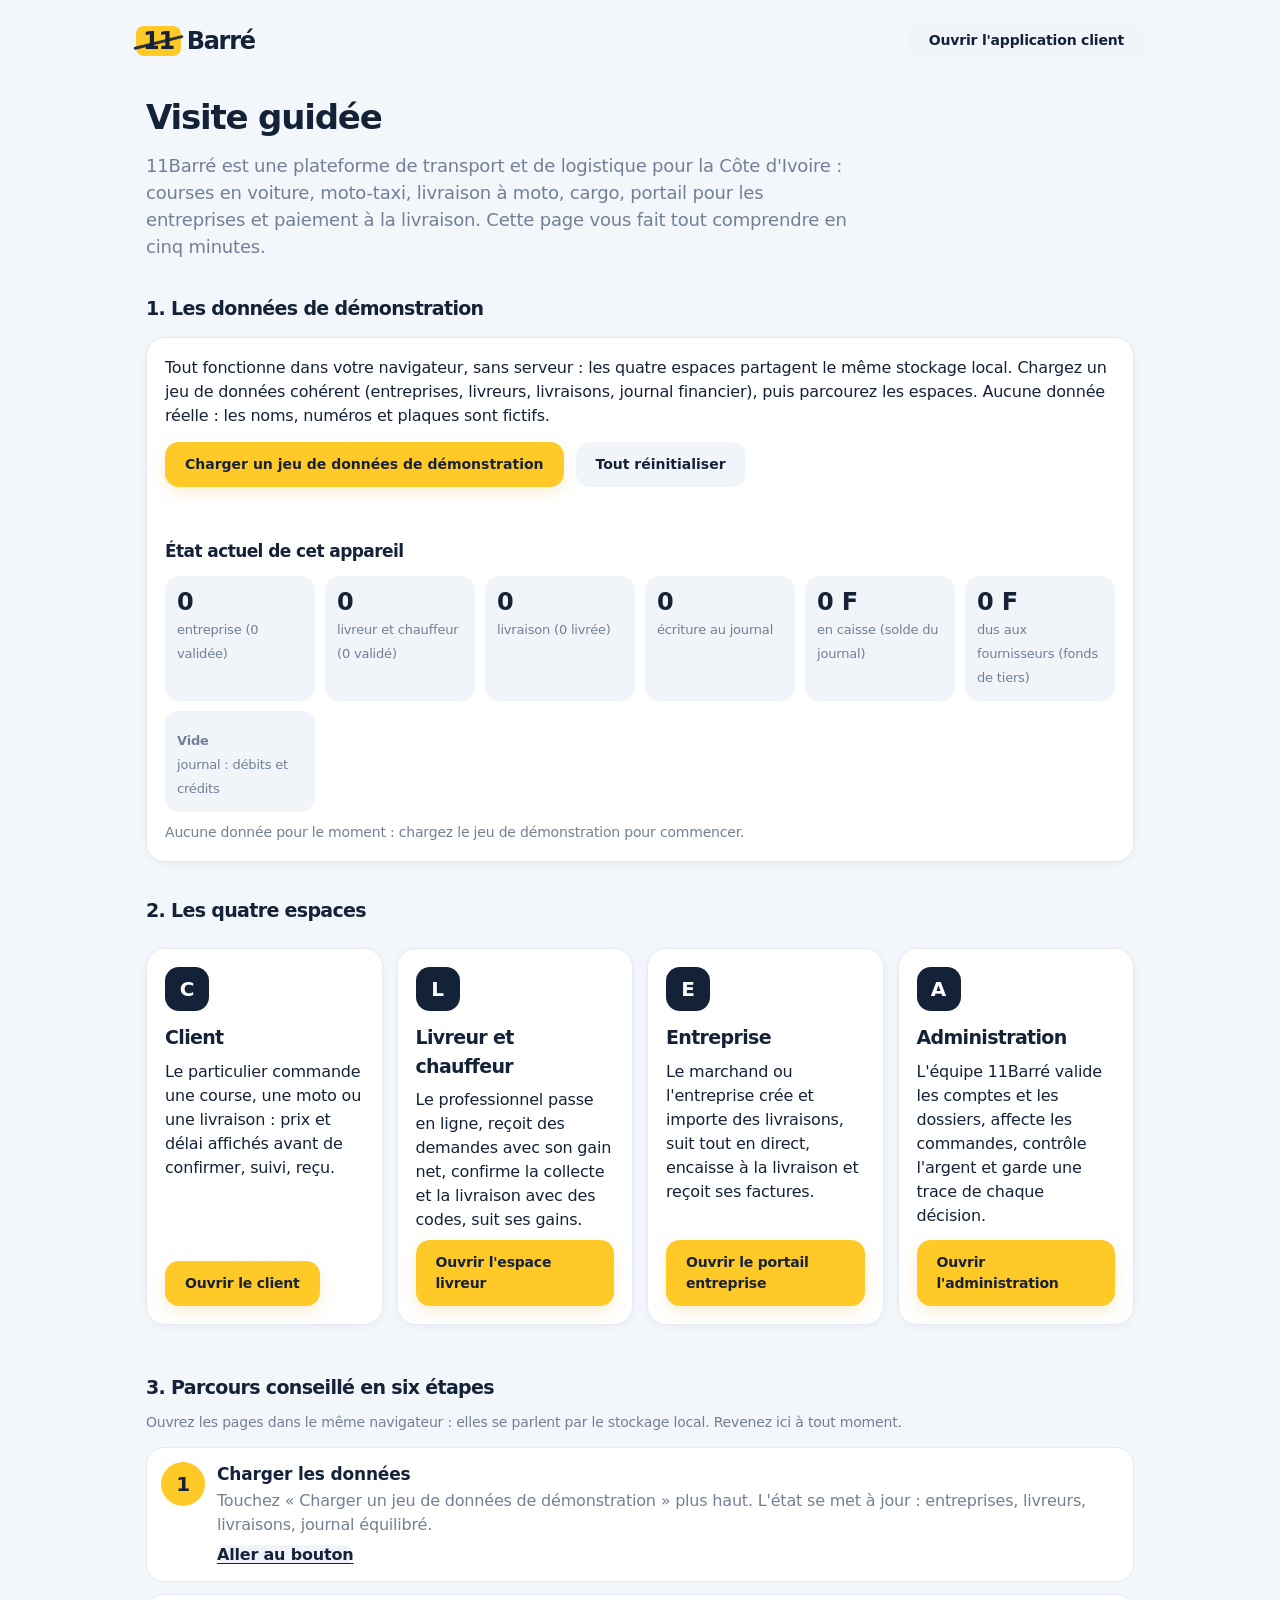
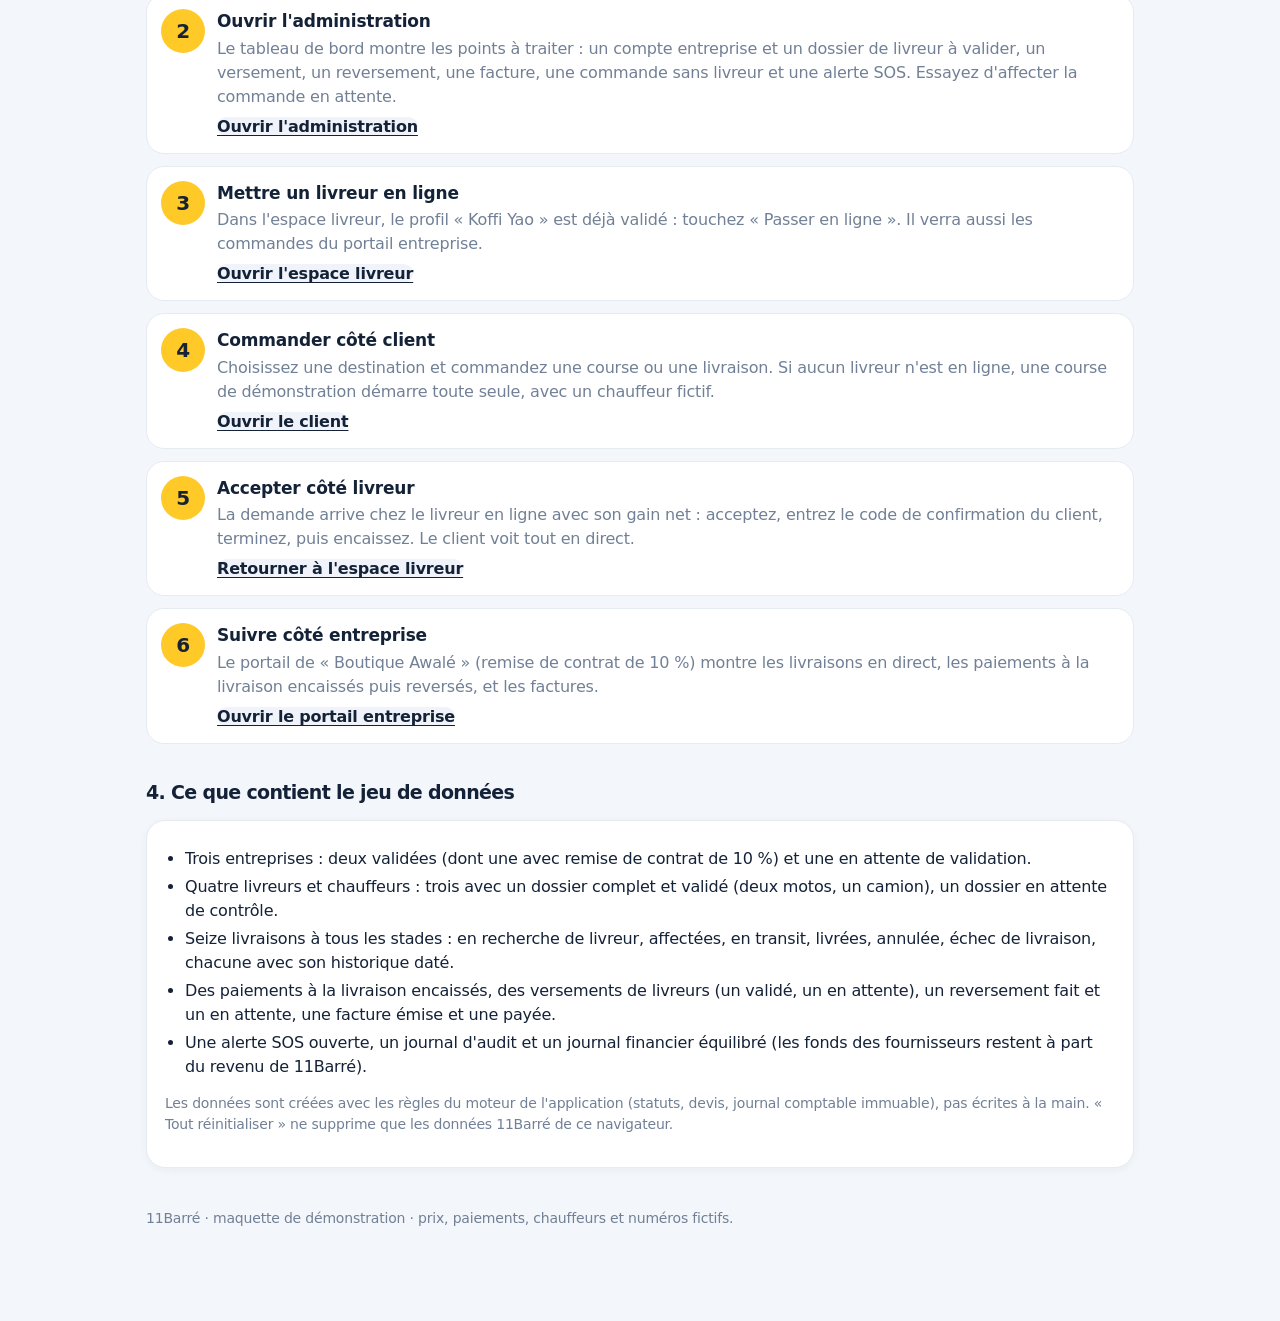
<file: demo.html>
<!DOCTYPE html>
<html lang="fr">
<head>
<meta charset="utf-8">
<meta name="viewport" content="width=device-width,initial-scale=1,viewport-fit=cover">
<meta name="theme-color" content="#0d1b2a">
<meta name="description" content="Visite guidée de 11Barré : comprendre en cinq minutes les quatre espaces (client, livreur, entreprise, administration) avec un jeu de données de démonstration.">
<link rel="manifest" href="manifest.webmanifest">
<link rel="icon" type="image/png" href="icons/icon-192.png">
<link rel="apple-touch-icon" href="icons/apple-touch-icon.png">
<title>11Barré — Visite guidée</title>
<style>
:root{--bg:#f4f1ea;--card:#fff;--ink:#0d1b2a;--mu:#5b6677;--acc:#ffc21a;--accink:#1a1300;--ok:#0f7a4b;--er:#c62828;--er-t:#b3261e;--line:#e3ded2;--soft:#efeadf;--focus:#0d1b2a}
@media (prefers-color-scheme:dark){:root{--bg:#0b141f;--card:#142233;--ink:#f2f4f7;--mu:#9aa7b8;--line:#243449;--soft:#1b2c42;--ok:#4cc38a;--er-t:#ff9a90;--focus:#ffc21a}}
*{box-sizing:border-box;-webkit-tap-highlight-color:transparent}
html{scroll-behavior:smooth}
@media (prefers-reduced-motion:reduce){html{scroll-behavior:auto}*{animation:none!important;transition:none!important}}
body{margin:0;font:16px/1.5 system-ui,"Segoe UI",Roboto,sans-serif;background:var(--bg);color:var(--ink)}
button,a{font:inherit}
:focus-visible{outline:3px solid var(--focus);outline-offset:2px}
.wrap{max-width:1000px;margin:0 auto;padding:max(18px,env(safe-area-inset-top)) 16px 48px}
.logo{display:inline-flex;align-items:center;gap:6px;font-weight:900;font-size:24px;letter-spacing:-.5px}
.logo i{position:relative;font-style:normal;background:var(--acc);color:var(--accink);border-radius:8px;padding:0 7px;line-height:1.25}
.logo i:after{content:"";position:absolute;left:-3px;right:-3px;top:50%;height:3px;background:var(--ink);transform:rotate(-14deg);border-radius:2px;opacity:.9}
header.top{display:flex;justify-content:space-between;align-items:center;gap:12px;flex-wrap:wrap}
h1{font-size:clamp(28px,6vw,42px);line-height:1.1;margin:18px 0 8px;letter-spacing:-.5px}
h2{font-size:22px;margin:0 0 10px}
.lead{font-size:18px;color:var(--mu);max-width:62ch;margin:0}
.nt{font-size:14px;color:var(--mu)}
section{margin-top:34px}
.card{background:var(--card);border-radius:20px;padding:18px;box-shadow:0 1px 0 var(--line);border:1px solid var(--line)}
.btn{display:inline-flex;align-items:center;justify-content:center;gap:8px;min-height:48px;border:0;border-radius:14px;padding:12px 20px;font-weight:800;font-size:17px;background:var(--acc);color:var(--accink);cursor:pointer;text-decoration:none}
.btn.sec{background:var(--soft);color:var(--ink)}
.btn.er{background:var(--er);color:#fff}
.btn:disabled{opacity:.6;cursor:default}
.actions{display:flex;gap:12px;flex-wrap:wrap;margin-top:14px}
.stats{display:grid;grid-template-columns:repeat(auto-fit,minmax(150px,1fr));gap:10px;margin-top:12px}
.stats div{background:var(--soft);border-radius:14px;padding:12px}
.stats b{display:block;font-size:24px;line-height:1.2}
.stats span{font-size:13px;color:var(--mu)}
.ok{color:var(--ok);font-weight:800}.ko{color:var(--er-t);font-weight:800}
.grid{display:grid;gap:14px;grid-template-columns:1fr}
@media (min-width:640px){.grid{grid-template-columns:1fr 1fr}}
@media (min-width:980px){.grid.quatre{grid-template-columns:repeat(4,1fr)}}
.esp{display:flex;flex-direction:column;gap:8px}
.esp .ic{width:44px;height:44px;border-radius:14px;background:var(--ink);color:var(--card);display:grid;place-items:center;font-weight:900;font-size:20px}
.esp h3{margin:4px 0 0;font-size:19px}.esp p{margin:0;flex:1}
.esp .btn{align-self:flex-start}
ol.steps{list-style:none;counter-reset:s;margin:0;padding:0;display:grid;gap:12px}
ol.steps li{counter-increment:s;display:grid;grid-template-columns:44px 1fr;gap:12px;align-items:start;background:var(--card);border:1px solid var(--line);border-radius:18px;padding:14px}
ol.steps li:before{content:counter(s);width:44px;height:44px;border-radius:50%;background:var(--acc);color:var(--accink);display:grid;place-items:center;font-weight:900;font-size:20px}
ol.steps b{font-size:17px}.steps p{margin:2px 0 6px;color:var(--mu)}
ul.chk{margin:8px 0 0;padding-left:20px}ul.chk li{margin:4px 0}
.lnk{font-weight:800;color:var(--ink);text-underline-offset:3px}
#msg{min-height:1.5em;margin-top:12px;font-weight:700}
.ov{position:fixed;inset:0;background:rgba(5,12,22,.6);display:flex;align-items:center;justify-content:center;padding:16px;z-index:10}
.ov[hidden]{display:none}
.dlg{background:var(--card);border-radius:20px;padding:20px;max-width:440px;width:100%}
.dlg h2{margin-top:0}
.cle{font-family:ui-monospace,Menlo,Consolas,monospace;font-size:14px;background:var(--soft);padding:1px 6px;border-radius:6px}
footer{margin-top:40px}
</style>
 <link rel="stylesheet" href="modern-ui.css">
  <link rel="stylesheet" href="premium-ui.css">
</head>
<body>
<div class="wrap">
<header class="top"><span class="logo"><i>11</i>Barré</span><a class="btn sec" href="index.html">Ouvrir l'application client</a></header>
<main>
<h1>Visite guidée</h1>
<p class="lead">11Barré est une plateforme de transport et de logistique pour la Côte d'Ivoire : courses en voiture, moto-taxi, livraison à moto, cargo, portail pour les entreprises et paiement à la livraison. Cette page vous fait tout comprendre en cinq minutes.</p>

<section aria-labelledby="t-etat">
<h2 id="t-etat">1. Les données de démonstration</h2>
<div class="card">
<p style="margin:0">Tout fonctionne dans votre navigateur, sans serveur : les quatre espaces partagent le même stockage local. Chargez un jeu de données cohérent (entreprises, livreurs, livraisons, journal financier), puis parcourez les espaces. Aucune donnée réelle : les noms, numéros et plaques sont fictifs.</p>
<div class="actions">
<button class="btn" id="charger" type="button">Charger un jeu de données de démonstration</button>
<button class="btn sec" id="raz" type="button">Tout réinitialiser</button>
</div>
<p id="msg" role="status" aria-live="polite"></p>
<h3 style="margin:16px 0 0;font-size:17px">État actuel de cet appareil</h3>
<div class="stats" id="etat" aria-label="État actuel des données"></div>
<p class="nt" id="etat-note" style="margin:10px 0 0"></p>
</div>
</section>

<section aria-labelledby="t-esp">
<h2 id="t-esp">2. Les quatre espaces</h2>
<div class="grid quatre">
<article class="card esp"><div class="ic" aria-hidden="true">C</div><h3>Client</h3><p>Le particulier commande une course, une moto ou une livraison : prix et délai affichés avant de confirmer, suivi, reçu.</p><a class="btn" href="index.html">Ouvrir le client</a></article>
<article class="card esp"><div class="ic" aria-hidden="true">L</div><h3>Livreur et chauffeur</h3><p>Le professionnel passe en ligne, reçoit des demandes avec son gain net, confirme la collecte et la livraison avec des codes, suit ses gains.</p><a class="btn" href="chauffeur.html">Ouvrir l'espace livreur</a></article>
<article class="card esp"><div class="ic" aria-hidden="true">E</div><h3>Entreprise</h3><p>Le marchand ou l'entreprise crée et importe des livraisons, suit tout en direct, encaisse à la livraison et reçoit ses factures.</p><a class="btn" href="fournisseur.html">Ouvrir le portail entreprise</a></article>
<article class="card esp"><div class="ic" aria-hidden="true">A</div><h3>Administration</h3><p>L'équipe 11Barré valide les comptes et les dossiers, affecte les commandes, contrôle l'argent et garde une trace de chaque décision.</p><a class="btn" href="admin.html">Ouvrir l'administration</a></article>
</div>
</section>

<section aria-labelledby="t-parcours">
<h2 id="t-parcours">3. Parcours conseillé en six étapes</h2>
<p class="nt" style="margin-top:0">Ouvrez les pages dans le même navigateur : elles se parlent par le stockage local. Revenez ici à tout moment.</p>
<ol class="steps">
<li><div><b>Charger les données</b><p>Touchez « Charger un jeu de données de démonstration » plus haut. L'état se met à jour : entreprises, livreurs, livraisons, journal équilibré.</p><a class="lnk" href="#t-etat">Aller au bouton</a></div></li>
<li><div><b>Ouvrir l'administration</b><p>Le tableau de bord montre les points à traiter : un compte entreprise et un dossier de livreur à valider, un versement, un reversement, une facture, une commande sans livreur et une alerte SOS. Essayez d'affecter la commande en attente.</p><a class="lnk" href="admin.html">Ouvrir l'administration</a></div></li>
<li><div><b>Mettre un livreur en ligne</b><p>Dans l'espace livreur, le profil « Koffi Yao » est déjà validé : touchez « Passer en ligne ». Il verra aussi les commandes du portail entreprise.</p><a class="lnk" href="chauffeur.html">Ouvrir l'espace livreur</a></div></li>
<li><div><b>Commander côté client</b><p>Choisissez une destination et commandez une course ou une livraison. Si aucun livreur n'est en ligne, une course de démonstration démarre toute seule, avec un chauffeur fictif.</p><a class="lnk" href="index.html">Ouvrir le client</a></div></li>
<li><div><b>Accepter côté livreur</b><p>La demande arrive chez le livreur en ligne avec son gain net : acceptez, entrez le code de confirmation du client, terminez, puis encaissez. Le client voit tout en direct.</p><a class="lnk" href="chauffeur.html">Retourner à l'espace livreur</a></div></li>
<li><div><b>Suivre côté entreprise</b><p>Le portail de « Boutique Awalé » (remise de contrat de 10 %) montre les livraisons en direct, les paiements à la livraison encaissés puis reversés, et les factures.</p><a class="lnk" href="fournisseur.html">Ouvrir le portail entreprise</a></div></li>
</ol>
</section>

<section aria-labelledby="t-contenu">
<h2 id="t-contenu">4. Ce que contient le jeu de données</h2>
<div class="card">
<ul class="chk">
<li>Trois entreprises : deux validées (dont une avec remise de contrat de 10 %) et une en attente de validation.</li>
<li>Quatre livreurs et chauffeurs : trois avec un dossier complet et validé (deux motos, un camion), un dossier en attente de contrôle.</li>
<li>Seize livraisons à tous les stades : en recherche de livreur, affectées, en transit, livrées, annulée, échec de livraison, chacune avec son historique daté.</li>
<li>Des paiements à la livraison encaissés, des versements de livreurs (un validé, un en attente), un reversement fait et un en attente, une facture émise et une payée.</li>
<li>Une alerte SOS ouverte, un journal d'audit et un journal financier équilibré (les fonds des fournisseurs restent à part du revenu de 11Barré).</li>
</ul>
<p class="nt">Les données sont créées avec les règles du moteur de l'application (statuts, devis, journal comptable immuable), pas écrites à la main. « Tout réinitialiser » ne supprime que les données 11Barré de ce navigateur.</p>
</div>
</section>
<footer class="nt">11Barré · maquette de démonstration · prix, paiements, chauffeurs et numéros fictifs.</footer>
</main>
</div>

<div class="ov" id="cf" hidden><div class="dlg" role="alertdialog" aria-modal="true" aria-labelledby="cf-t" aria-describedby="cf-p" tabindex="-1">
<h2 id="cf-t"></h2><p id="cf-p"></p>
<div class="actions"><button class="btn sec" id="cf-non" type="button">Non, garder</button><button class="btn er" id="cf-oui" type="button">Oui</button></div></div></div>

<script src="commun.js"></script>
<script src="moteur.js"></script>
<script>
"use strict";
/* Visite guidée : jeu de données de démonstration créé avec les API existantes (collections de commun.js, règles de moteur.js). */
const PREFIXE="onzebarre_",DAY=86400000;
const cles=()=>{try{return Object.keys(localStorage).filter(k=>k.startsWith(PREFIXE))}catch(e){return[]}};
const reinit=()=>{cles().forEach(k=>{try{localStorage.removeItem(k)}catch(e){}})};
const nbDonnees=()=>cles().filter(k=>!["onzebarre_pos","onzebarre_pay","onzebarre_rec","onzebarre_accueil_vu"].includes(k)).length;

function charger(){
  reinit();
  const now=Date.now(),PLAN=M.PLAN_DEFAUT,ago=min=>now-min*60000,annee=new Date(now).getFullYear();
  const ISO=d=>new Date(d).toISOString().slice(0,10),expire=ISO(now+365*DAY);
  const acteur={nom:"Équipe de démonstration",role:"admin"},MOTIF="Jeu de données de démonstration";
  /* --- Entreprises (même forme que l'inscription du portail) --- */
  const point=(place,nom,adresse,tel)=>[{id:"p1",nom,place,adresse,tel,horaires:"8 h - 19 h",defaut:true}];
  const orgs=[
   {id:"Sdemo1",nom:"Boutique Awalé SARL",type:"fournisseur",rccm:"RCCM fictif 0001",tel:"0700000011",email:"contact@awale.exemple.ci",adresse:"Rue 12, Marcory Zone 4 (adresse fictive)",statut:"valide",remise:.10,cree_le:ago(60*24*20),points:point("Marcory Zone 4","Boutique Awalé Marcory","Rue 12, Marcory Zone 4 (fictive)","0700000011"),membres:[{id:"u1",nom:"Ama Diallo",role:"admin"},{id:"u2",nom:"Yves Kouamé",role:"operateur"}]},
   {id:"Sdemo2",nom:"Pharmacie du Plateau",type:"entreprise",rccm:"RCCM fictif 0002",tel:"0700000012",email:"compta@pharmacie.exemple.ci",adresse:"Avenue 7, Plateau (adresse fictive)",statut:"valide",remise:0,cree_le:ago(60*24*12),points:point("Plateau","Pharmacie du Plateau","Avenue 7, Plateau (fictive)","0700000012"),membres:[{id:"u1",nom:"Marc Konan",role:"admin"}]},
   {id:"Sdemo3",nom:"Atelier Cocody Couture",type:"fournisseur",rccm:"",tel:"0700000013",email:"atelier@couture.exemple.ci",adresse:"Rue des Jardins, Cocody Angré (adresse fictive)",statut:"en_verification",remise:0,cree_le:ago(90),points:point("Cocody Angré","Atelier Cocody","Rue des Jardins, Cocody (fictive)","0700000013"),membres:[{id:"u1",nom:"Fatou Sanogo",role:"admin"}]}];
  orgs.forEach(o=>ORGS.ajouter(o));
  /* --- Livreurs et chauffeurs : dossier = identité, permis, plaque, assurance ; capacité et position facultatives --- */
  const pos=n=>{const l=lieu(n);return{n:l.n,la:l.la,lo:l.lo}};
  const livreurs=[
   {id:"Ldemo1",nom:"Koffi Yao",tel:"0700000021",type:"livreur",statut:"valide",cree_le:ago(60*24*30),dossier:{identite:"CI-DEMO-0001",permis:"P-DEMO-0001",plaque:"1234 AB 01",assurance_exp:expire,capacite_kg:10,capacite_m3:.08,position:pos("Cocody Angré")}},
   {id:"Ldemo2",nom:"Awa Traoré",tel:"0700000022",type:"livreur",statut:"valide",cree_le:ago(60*24*25),dossier:{identite:"CI-DEMO-0002",permis:"P-DEMO-0002",plaque:"5821 HD 01",assurance_exp:expire,capacite_kg:10,capacite_m3:.08,position:pos("Plateau")}},
   {id:"Ldemo3",nom:"Mamadou Diarra",tel:"0700000023",type:"chauffeur",statut:"valide",cree_le:ago(60*24*18),dossier:{identite:"CI-DEMO-0003",permis:"P-DEMO-0003",plaque:"7709 JC 01",assurance_exp:expire,capacite_kg:800,capacite_m3:5,position:pos("Marcory Zone 4")}},
   {id:"Ldemo4",nom:"Issouf Bamba",tel:"0700000024",type:"livreur",statut:"en_verification",cree_le:ago(120),dossier:{identite:"CI-DEMO-0004",permis:"P-DEMO-0004",plaque:"3302 KB 01",assurance_exp:expire}}];
  livreurs.forEach(l=>LIVREURS.ajouter(l));
  const L={};livreurs.forEach(l=>L[l.id]=l);
  const veh=l=>l.type==="livreur"?"Moto":"Camionnette";
  /* --- Livraisons : même démarche que le portail (devis M.devis, catégorie M.choisirCategorie, statuts M.changerStatut) --- */
  const SUITE={assigned:["assigned"],pickup:["assigned","courier_to_pickup"],transit:["assigned","courier_to_pickup","picked_up","in_transit"],delivered:["assigned","courier_to_pickup","picked_up","in_transit","arrived","delivered"],failed:["assigned","courier_to_pickup","picked_up","in_transit","failed_delivery"],ready:[],cancelled:["cancelled"]};
  const NOTE={assigned:l=>"Acceptée par "+l.nom.split(" ")[0],courier_to_pickup:()=>"Prise en charge par le livreur",picked_up:()=>"Collecte confirmée (code du fournisseur)",in_transit:()=>"",arrived:()=>"",delivered:()=>"Livré : code du destinataire vérifié",failed_delivery:()=>"Destinataire injoignable après deux appels",cancelled:()=>"Annulée par le demandeur"};
  const SPEC=[ /* [organisation, destination, poids kg, volume m3, vitesse, porte à porte, montant à encaisser, payeur du transport, étape, livreur, âge en minutes, destinataire] */
   ["Sdemo1","Cocody Angré",1.2,0,"std",0,15000,"compte","delivered","Ldemo1",60*30,"Awa Koné"],
   ["Sdemo1","Yopougon Siporex",2,0,"exp",0,8000,"dest","delivered","Ldemo2",60*26,"Yao Marc"],
   ["Sdemo1","Treichville",.8,0,"std",0,0,"compte","delivered","Ldemo1",60*22,"Aya Bamba"],
   ["Sdemo1","Koumassi",3,0,"std",1,0,"compte","delivered","Ldemo2",60*20,"Paul Tano"],
   ["Sdemo2","Cocody Deux-Plateaux",.5,0,"exp",0,0,"compte","delivered","Ldemo1",60*18,"Clinique Les Palmiers"],
   ["Sdemo2","Adjamé",5,0,"std",0,0,"compte","delivered","Ldemo2",60*15,"Dispensaire d'Adjamé"],
   ["Sdemo2","Port-Bouët Aéroport",120,.5,"std",0,0,"compte","delivered","Ldemo3",60*14,"Centre de santé du port"],
   ["Sdemo1","Abobo Gare",1.5,0,"std",0,12000,"compte","delivered","Ldemo1",60*10,"Nadège Ouattara"],
   ["Sdemo2","Bingerville",60,.4,"std",0,0,"compte","transit","Ldemo3",75,"Clinique de Bingerville"],
   ["Sdemo1","Plateau",2,0,"exp",0,20000,"compte","transit","Ldemo2",50,"Cabinet Diomandé"],
   ["Sdemo1","Cocody Riviera Palmeraie",1,0,"std",0,0,"compte","assigned","Ldemo1",12,"Salimata Cissé"],
   ["Sdemo2","Marcory Zone 4",4,0,"std",0,0,"compte","pickup","Ldemo2",18,"Pharmacie Marcory"],
   ["Sdemo1","Anyama",2,0,"std",0,0,"compte","ready",null,25,"Kader Soro"],
   ["Sdemo2","Yopougon Niangon",1,0,"std",0,0,"compte","ready",null,2,"Esther Aka"],
   ["Sdemo1","Attécoubé",3,0,"std",0,0,"compte","cancelled",null,60*5,"Brice N'Guessan"],
   ["Sdemo2","Dabou",8,0,"std",0,0,"compte","failed","Ldemo1",60*3,"Dispensaire de Dabou"]];
  const livraisons=[],cat={lm:"Livraison à moto",ex:"Express Cargo",ca:"Camion"},VIT={exp:"Express",std:"Standard",grp:"Un peu plus long",diff:"Dans 2 heures"};
  SPEC.forEach((s,i)=>{const [oid,dest,poids,vol,vit,porte,cod,payeur,etape,lid,age,nomDest]=s,org=orgs.find(o=>o.id===oid),pt=org.points[0],o0=lieu(pt.place),d=lieu(dest),t0=ago(age),u=org.membres[org.membres.length-1].nom;
   const dk=Math.max(.8,km(o0,d)*1.35),ch=M.choisirCategorie(PLAN,{poids_kg:poids,volume_m3:vol}),devis=M.devis(PLAN,{cat:ch.cat,km:dk,vitesse:vit,porte:!!porte,remise:org.remise||0},t0),du=Math.max(4,Math.round(dk/(ch.mode==="moto"?30:20)*60)+3),n=i+1;
   const o={id:"od"+(1000+n),ref:"11B-"+annee+"-"+String(n).padStart(5,"0"),refExt:"CMD-"+(500+n),org:oid,orgNom:org.nom,cree_par:u,cree_le:t0,mode:ch.mode,cat:ch.cat,catNom:cat[ch.cat],
    de:{n:pt.nom,z:o0.z,la:o0.la,lo:o0.lo,adresse:pt.adresse,tel:pt.tel},a:{n:d.n,z:d.z,la:d.la,lo:d.lo,adresse:""},dest:{nom:nomDest,tel:"05000001"+String(10+n)},colis:{c:poids>20?"Cartons de matériel":"Colis",poids,volume:vol},
    vitesse:vit,vitesseNom:VIT[vit],porte:!!porte,cod,payeurTransport:payeur,devis,km:+dk.toFixed(1),du,codeCollecte:String(1100+n*7).slice(0,4),codeLivraison:String(2200+n*11).slice(0,4),statut:"draft",evenements:[],chauffeur:null};
   const avance=(vers,off)=>{const at=Math.min(now-30000,t0+off*60000);M.changerStatut(o,vers,vers==="cancelled"?u:(lid?L[lid].nom:u),NOTE[vers]?NOTE[vers](lid?L[lid]:null):"",at)};
   M.changerStatut(o,"quoted",u,"Devis accepté",t0);M.changerStatut(o,"ready_for_assignment",u,"Commande confirmée (compte professionnel)",t0+30000);
   let off=2;SUITE[etape].forEach(v=>{avance(v,off);off+=v==="in_transit"||v==="arrived"?8:3;if(v==="assigned"){const l=L[lid];o.chauffeur={id:l.id,nom:l.nom,veh:veh(l),plaque:l.dossier.plaque,note:4.9}}});
   if(etape==="delivered"){o.livre_le=o.evenements[o.evenements.length-1].at;o.preuve={type:"code",verifie_le:o.livre_le,recepteur:nomDest}}
   o.etape=etape;livraisons.push(o)});
  /* --- Journal financier : clôture des livraisons livrées avec M.cloturer, comme l'espace livreur --- */
  const J=M.nouveauLivre(),at=o=>o.livre_le||now;
  livraisons.filter(o=>o.etape==="delivered").forEach(o=>{const cod=o.cod||0,dest=o.payeurTransport==="dest";
   M.cloturer(J,{ref:o.ref,plan:PLAN,total:o.devis.total,paiement:cod>0?"cod":"compte",transport:dest?"collecte":"compte",produit:cod,fournisseur:o.org,client:o.org,livreur:o.chauffeur.id,at:at(o)});o.cloture=true});
  /* Versement validé de Koffi (tout l'espèces détenu), puis un reversement exécuté à la boutique ; un versement d'Awa et un reversement restent en attente */
  const esp=id=>{const e=M.solde(J,"especes:"+id);return e.debit-e.credit};
  const vK=esp("Ldemo1");M.verser(J,{ref:"vsdemo1",livreur:"Ldemo1",montant:vK,mode:"wave",reference:"WAVE-DEMO-0001",at:ago(60*8)});
  VERS.ajouter({id:"vsdemo1",livreur:"Ldemo1",nom:"Koffi Yao",m:vK,mode:"wave",ref:"WAVE-DEMO-0001",statut:"valide",valide_par:acteur.nom,at:ago(60*8)});
  const vA=Math.min(5000,esp("Ldemo2"));VERS.ajouter({id:"vsdemo2",livreur:"Ldemo2",nom:"Awa Traoré",m:vA,mode:"orange",ref:"OM-DEMO-0002",statut:"attente",at:ago(35)});
  M.reverserFournisseur(J,{ref:"rvdemo1",fournisseur:"Sdemo1",montant:10000,reference:"REV-DEMO1-wave",at:ago(60*6)});
  REVERS.ajouter({id:"rvdemo1",org:"Sdemo1",m:10000,op:"wave",c:"0700000011",statut:"verse",ref:"REV-DEMO1",approbations:[],at:ago(60*7)});
  REVERS.ajouter({id:"rvdemo2",org:"Sdemo1",m:12000,op:"wave",c:"0700000011",statut:"attente",approbations:[],at:ago(40)});
  M.regler(J,{ref:"rgdemo1",livreur:"Ldemo1",montant:2000,reference:"OM-REGL-DEMO-1",at:ago(60*5)});
  /* Factures : une émise (Boutique Awalé), une payée (Pharmacie) */
  const fact=(num,oid,ids)=>{const os=livraisons.filter(o=>o.org===oid&&o.cloture&&o.payeurTransport==="compte"&&ids.includes(o.ref));const f=M.facture({numero:num,client:oid,clientNom:orgs.find(x=>x.id===oid).nom,periode:ISO(os[0].cree_le).slice(0,7),at:ago(60*9),echeance:now+15*DAY,lignes:os.map(o=>({ref:o.ref,libelle:o.ref+" · "+o.a.n+" ("+o.catNom+")",montant:o.devis.total}))});os.forEach(o=>{o.facture=num});return JSON.parse(JSON.stringify(f))};
  const ref=n=>"11B-"+annee+"-"+String(n).padStart(5,"0");
  const f1=fact("FAC-"+annee+"-0001","Sdemo1",[ref(1),ref(3),ref(4),ref(8)]),f2=fact("FAC-"+annee+"-0002","Sdemo2",[ref(5),ref(6),ref(7)]);
  M.encaisserCreance(J,{ref:f2.numero,client:"Sdemo2",montant:f2.total,facture:f2.numero,reference:"WAVE-FAC-DEMO-2",at:ago(60*2)});f2.statut="payee";
  if(!M.equilibre(J))throw new Error("Journal déséquilibré : jeu de données abandonné");
  /* --- Écriture dans le stockage partagé --- */
  const sans=livraisons.map(o=>{const c=Object.assign({},o);delete c.etape;return c});LIV.ecrire(sans);
  LS.set("ledger",{tx:J.tx});LS.set("factures",[f1,f2]);LS.set("compteur",SPEC.length);LS.set("compteur_fac",2);
  INCID.ajouter({id:"idemo1",type:"sos",livreur:"Ldemo2",nom:"Awa Traoré",commande:"od1010",statut:"ouvert",at:ago(8),note:""});
  /* Journal d'audit : décisions de démonstration (ajout seul) */
  auditer(acteur,"compte_valide","entreprise","Boutique Awalé SARL",{statut:"en_verification",remise:0},{statut:"valide",remise:.1},MOTIF);
  auditer(acteur,"compte_valide","entreprise","Pharmacie du Plateau",{statut:"en_verification",remise:0},{statut:"valide",remise:0},MOTIF);
  ["Koffi Yao","Awa Traoré","Mamadou Diarra"].forEach(n=>auditer(acteur,"livreur_valide","livreur",n,{statut:"en_verification"},{statut:"valide"},MOTIF));
  auditer(acteur,"versement_valide","versement","vsdemo1",{statut:"attente"},{statut:"valide",montant:vK,reference:"WAVE-DEMO-0001"},"");
  auditer(acteur,"reversement_execute","fournisseur","Boutique Awalé SARL",null,{montant:10000,reference:"REV-DEMO1"},"");
  auditer(acteur,"facture_payee","facture",f2.numero,{statut:"emise"},{statut:"payee",reference:"WAVE-FAC-DEMO-2"},"");
  /* Pour que chaque espace s'ouvre sur un compte validé : livreur Koffi, portail Boutique Awalé, historique client */
  LS.set("profil",{id:"Ldemo1",nom:"Koffi Yao",tel:"0700000021",type:"livreur"});
  LS.set("ch_hist",livraisons.filter(o=>o.etape==="delivered"&&o.chauffeur.id==="Ldemo1").map(o=>({id:o.id,de:o.de.n,a:o.a.n,prix:o.devis.total,net:M.repartition(PLAN,o.devis.total).livreur,cod:o.cod||0,ep:o.payeurTransport==="dest",s:o.catNom,d:new Date(o.livre_le).toLocaleDateString("fr-FR")})));
  LS.set("org_id","Sdemo1");LS.set("p_user","u1");
  const h=(id,de,a,p,s,k,drv,minutes,lignes)=>({id:String(id),ts:ago(minutes),de,a,p,s,d:new Date(ago(minutes)).toLocaleDateString("fr-FR"),n:5,tip:0,tags:["Ponctuel"],drv,pay:"Espèces",payId:"cash",lignes,km:k,liv:false,dest:""});
  LS.set("hist",[h(1731400000001,"Cocody Angré","Plateau",2950,"Courses Confort",11.8,["Koffi A.","Toyota Yaris","1234 GH 01"],60*26,[{libelle:"Frais de base",montant:700},{libelle:"Distance 11.8 km",montant:2242},{libelle:"Arrondi",montant:8}]),h(1731300000002,"Plateau","Marcory Zone 4",2300,"Courses Éco",7.1,["Awa T.","Hyundai Accent","5821 HD 01"],60*50,[{libelle:"Frais de base",montant:500},{libelle:"Distance 7.1 km",montant:1065},{libelle:"Arrondi",montant:735}])]);
  return{orgs:orgs.length,livreurs:livreurs.length,livraisons:livraisons.length,ecritures:J.tx.length};
}

/* --- Affichage de l'état courant (lu dans le stockage, donc fidèle aux autres pages) --- */
function etat(){
  const orgs=ORGS.liste(),liv=LIVREURS.liste(),cmd=LIV.lire(),J=M.chargerLivre(LS.get("ledger",null)),eq=M.equilibre(J),caisse=-M.solde(J,"caisse").net;
  const val=orgs.filter(o=>o.statut==="valide").length,lv=liv.filter(l=>l.statut==="valide").length,liv2=cmd.filter(o=>o.statut==="delivered").length;
  const k=(b,s)=>`<div><b>${b}</b><span>${s}</span></div>`;
  $("#etat").innerHTML=k(orgs.length,"entreprise"+(orgs.length>1?"s":"")+" ("+val+" validée"+(val>1?"s":"")+")")+k(liv.length,"livreur"+(liv.length>1?"s":"")+" et chauffeur"+(liv.length>1?"s":"")+" ("+lv+" validé"+(lv>1?"s":"")+")")+k(cmd.length,"livraison"+(cmd.length>1?"s":"")+" ("+liv2+" livrée"+(liv2>1?"s":"")+")")+k(J.tx.length,"écriture"+(J.tx.length>1?"s":"")+" au journal")+k(F(caisse),"en caisse (solde du journal)")+k(F(M.fondsTiers(J)),"dus aux fournisseurs (fonds de tiers)")+k(`<span class="${eq?"ok":"ko"}">${J.tx.length?(eq?"Équilibré":"Déséquilibré"):"Vide"}</span>`,"journal : débits et crédits");
  $("#etat-note").textContent=orgs.length||liv.length||cmd.length||J.tx.length?"Revenu propre de 11Barré (commissions) : "+F(M.revenuPropre(J))+". Le reste de la caisse appartient aux fournisseurs et aux livreurs.":"Aucune donnée pour le moment : chargez le jeu de démonstration pour commencer.";
  $("#raz").disabled=cles().length===0;
}
const msg=(t,ko)=>{const m=$("#msg");m.textContent=t;m.className=ko?"ko":"ok"};
/* --- Boîte de confirmation --- */
let suite=null,avant=null;
function confirmer(titre,texte,oui,fn,non){avant=document.activeElement;$("#cf-t").textContent=titre;$("#cf-p").textContent=texte;$("#cf-oui").textContent=oui;$("#cf-non").textContent=non||"Non, garder";suite=fn;$("#cf").hidden=false;$("#cf-oui").focus()}
function fermer(){$("#cf").hidden=true;suite=null;if(avant&&avant.focus)avant.focus()}
$("#cf-non").onclick=fermer;$("#cf-oui").onclick=()=>{const f=suite;fermer();if(f)f()};
document.addEventListener("keydown",e=>{if($("#cf").hidden)return;if(e.key==="Escape")fermer();else if(e.key==="Tab"){const b=[$("#cf-non"),$("#cf-oui")],i=b.indexOf(document.activeElement);e.preventDefault();b[(i+(e.shiftKey?-1:1)+2)%2].focus()}});
function faireCharger(){try{const r=charger();etat();msg("Jeu de données chargé : "+r.orgs+" entreprises, "+r.livreurs+" livreurs, "+r.livraisons+" livraisons, "+r.ecritures+" écritures au journal (équilibré). Passez à l'étape 2.")}catch(e){etat();msg("Chargement impossible : "+e.message,true)}}
$("#charger").onclick=()=>{if(nbDonnees()>0)confirmer("Remplacer les données actuelles ?","Des données 11Barré existent déjà dans ce navigateur : elles seront effacées et remplacées par le jeu de démonstration.","Oui, remplacer",faireCharger,"Non, annuler");else faireCharger()};
$("#raz").onclick=()=>confirmer("Tout réinitialiser ?","Toutes les données 11Barré de ce navigateur seront supprimées (entreprises, livreurs, livraisons, journal, historique du client). Rien d'autre n'est touché.","Oui, tout réinitialiser",()=>{reinit();etat();msg("Données réinitialisées : cet appareil est vide.")},"Non, garder");
window.addEventListener("storage",etat);
if("serviceWorker"in navigator&&/^https?:$/.test(location.protocol))navigator.serviceWorker.register("sw.js").catch(()=>{});
etat();
</script>
</body>
</html>
</file>
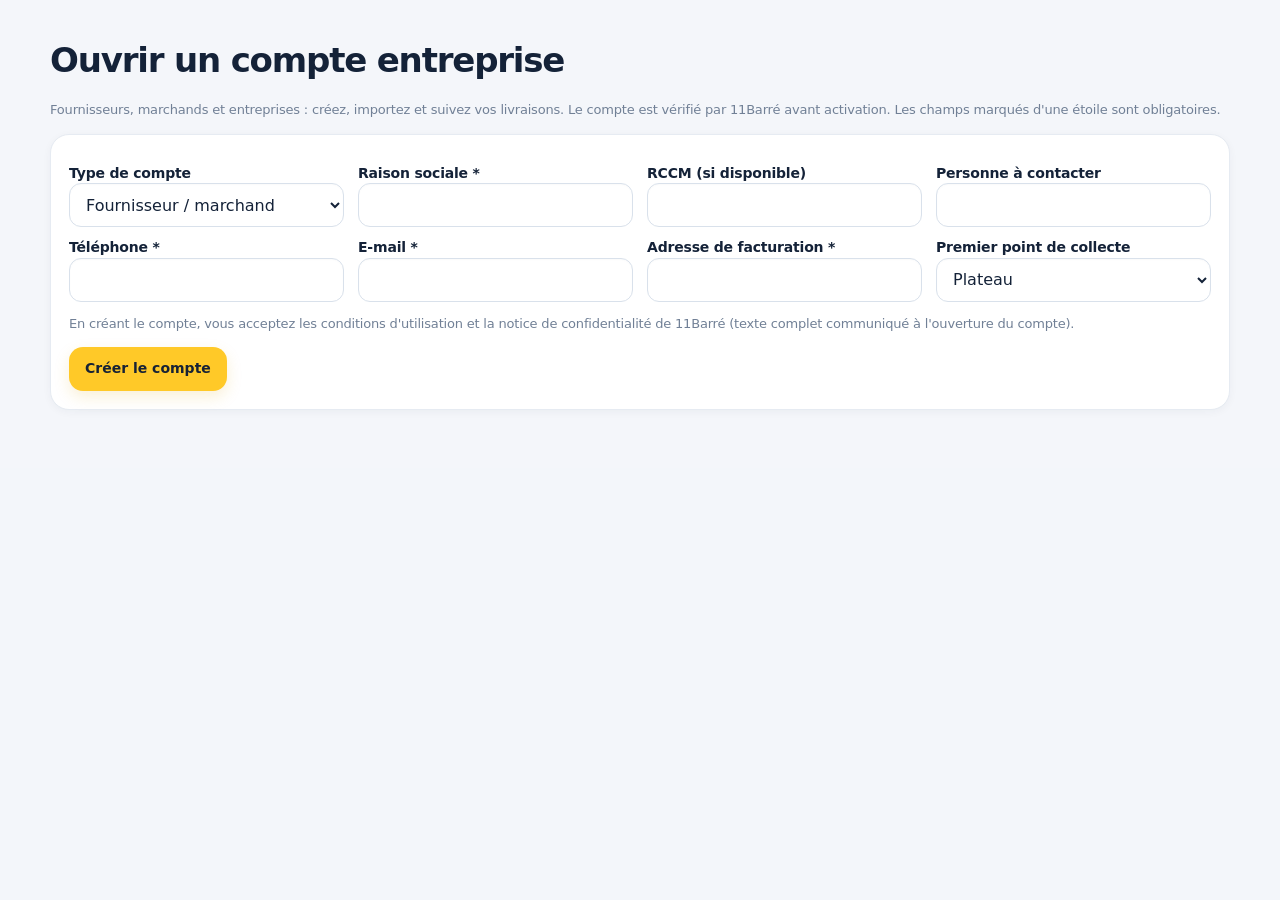
<file: fournisseur.html>
<!DOCTYPE html>
<html lang="fr">
<head>
<meta charset="utf-8">
<meta name="viewport" content="width=device-width,initial-scale=1">
<meta name="theme-color" content="#0d1b2a">
<link rel="manifest" href="manifest-fournisseur.webmanifest">
<link rel="icon" type="image/png" href="icons/fournisseur-192.png">
<link rel="apple-touch-icon" href="icons/fournisseur-apple-180.png">
<title>11Barré Entreprises — Portail fournisseur</title>
<style>
/* ===== KIT UX partagé (identique dans fournisseur.html et admin.html) ===== */
:root{color-scheme:light dark;--bg:#f4f1ea;--card:#fff;--ink:#0d1b2a;--mu:#556072;--acc:#ffc21a;--accink:#1a1300;--ok:#0f7a4b;--er:#b3261e;--wa:#8a5200;--bl:#1c5fb8;--line:#ddd7c8;--bd:#808a98;--soft:#efeadf;--ring:#1c5fb8;--onc:#fff}
@media (prefers-color-scheme:dark){:root{--bg:#0b141f;--card:#142233;--ink:#f2f4f7;--mu:#a9b5c5;--line:#2a3b52;--bd:#6f8299;--soft:#1b2c42;--ok:#3bbf86;--er:#ff8a80;--wa:#ffb44d;--bl:#8bb8ff;--ring:#ffc21a;--onc:#06121f}}
html{scroll-padding-bottom:calc(84px + var(--nav-extra,0px));-webkit-text-size-adjust:100%}
*{box-sizing:border-box;-webkit-tap-highlight-color:transparent}
body{margin:0;font:16px/1.45 system-ui,"Segoe UI",Roboto,sans-serif;background:var(--bg);color:var(--ink);overflow-wrap:anywhere}
button,input,select,textarea{font:inherit;color:inherit}button{cursor:pointer}
:focus-visible{outline:3px solid var(--ring);outline-offset:2px}
.sr{position:absolute!important;width:1px;height:1px;overflow:hidden;clip:rect(0 0 0 0);white-space:nowrap}
.skip{position:absolute;left:8px;top:-80px;background:var(--acc);color:var(--accink);padding:10px 14px;border-radius:10px;z-index:100;font-weight:800;text-decoration:none}.skip:focus{top:8px}
.logo{display:inline-flex;align-items:center;gap:6px;font-weight:900;font-size:22px;letter-spacing:-.5px}
.logo i{position:relative;font-style:normal;background:var(--acc);color:var(--accink);border-radius:8px;padding:0 7px;line-height:1.25}
.logo i:after{content:"";position:absolute;left:-3px;right:-3px;top:50%;height:3px;background:var(--ink);transform:rotate(-14deg);border-radius:2px}
.logo small{font-size:12px;font-weight:800;color:var(--mu)}
nav.tabs{position:relative;display:flex;gap:2px;overflow-x:auto;background:var(--card);border-bottom:1px solid var(--line);padding:0 12px;scrollbar-width:thin}
nav.tabs button{border:0;background:none;padding:10px 14px;min-height:48px;font-weight:700;color:var(--mu);white-space:nowrap;border-bottom:3px solid transparent;position:relative}
nav.tabs button.on{color:var(--ink);border-bottom-color:var(--acc)}
nav.tabs .n{background:var(--er);color:var(--onc);border-radius:99px;font-size:11px;padding:1px 7px;margin-left:6px}
main{max-width:1180px;margin:0 auto;padding:16px}main:focus{outline:none}
h1{font-size:24px;margin:4px 0 12px}h2{font-size:18px;margin:18px 0 8px}h1:focus{outline:none}
.card{background:var(--card);border:1px solid var(--line);border-radius:16px;padding:16px;margin:12px 0}
.kpi{display:grid;grid-template-columns:repeat(auto-fit,minmax(150px,1fr));gap:10px}.kpi>div{background:var(--card);border:1px solid var(--line);border-radius:14px;padding:12px}.kpi b{display:block;font-size:22px}.kpi span{color:var(--mu);font-size:13px}
.btn{border:0;border-radius:12px;padding:10px 16px;min-height:44px;font-weight:800;background:var(--acc);color:var(--accink);text-decoration:none;display:inline-flex;align-items:center;justify-content:center;gap:6px}
.btn.s{background:var(--soft);color:var(--ink);box-shadow:inset 0 0 0 1px var(--line)}.btn.er{background:var(--er);color:var(--onc)}.btn.ok{background:var(--ok);color:var(--onc)}
.btn.sm{padding:5px 11px;font-size:14px;border-radius:9px;min-height:36px}
@media (pointer:coarse),(max-width:820px){.btn.sm{min-height:44px;padding:8px 14px}th .sb{min-height:44px}}
.btn:disabled{opacity:.55;cursor:not-allowed}
.btn[aria-busy=true]:before{content:"";width:14px;height:14px;border:2px solid currentColor;border-right-color:transparent;border-radius:50%;animation:rot .7s linear infinite}
@keyframes rot{to{transform:rotate(360deg)}}
.fld{width:100%;min-height:44px;border:1.5px solid var(--bd);background:var(--card);border-radius:12px;padding:9px 12px}
textarea.fld{min-height:76px}.fld:focus{outline:3px solid var(--ring);outline-offset:1px}
.fld[aria-invalid=true]{border-color:var(--er);box-shadow:0 0 0 1px var(--er)}
.fe{color:var(--er);font-size:13px;font-weight:700;margin:3px 0 0}.fe:empty{display:none}
.fh{color:var(--mu);font-size:13px;margin:3px 0 0}
label.l{display:block;font-weight:700;font-size:14px;margin:10px 0 0}
.fg{min-width:0}
.grid{display:grid;grid-template-columns:repeat(auto-fit,minmax(min(100%,230px),1fr));gap:0 14px}
.two{display:grid;grid-template-columns:minmax(0,1.4fr) minmax(0,1fr);gap:16px;align-items:start}@media (max-width:820px){.two{grid-template-columns:1fr}}
@media (min-width:821px){.stk{position:sticky;top:8px}}
table{width:100%;border-collapse:collapse;font-size:14px}th{text-align:left;color:var(--mu);font-weight:700;padding:4px 6px;border-bottom:1px solid var(--line);white-space:nowrap}td{padding:9px 6px;border-bottom:1px solid var(--line);vertical-align:top}
th .sb{background:none;border:0;font:inherit;font-weight:700;color:var(--mu);padding:8px 2px;min-height:40px;border-radius:8px}th .sb:hover{color:var(--ink)}
.scr{overflow-x:auto;-webkit-overflow-scrolling:touch}tr.k{cursor:pointer}tr.k:hover{background:var(--soft)}
.lk{background:none;border:0;padding:2px 0;text-align:left;font-weight:800;text-decoration:underline;text-underline-offset:3px;min-height:0}
@media (pointer:coarse),(max-width:820px){.lk{min-height:44px;display:inline-flex;align-items:center}}
.sortbar{display:none;gap:8px;align-items:center;margin:0 0 6px}.sortbar select{flex:1}
.chip{display:inline-block;border-radius:99px;padding:2px 10px;font-size:12px;font-weight:800;background:var(--soft);box-shadow:inset 0 0 0 1px var(--line);white-space:nowrap}.chip.g{background:var(--ok);color:var(--onc);box-shadow:none}.chip.r{background:var(--er);color:var(--onc);box-shadow:none}.chip.w{background:var(--acc);color:var(--accink);box-shadow:none}.chip.b{background:var(--bl);color:var(--onc);box-shadow:none}
.nt{color:var(--mu);font-size:13px}.eb{background:var(--soft);border-radius:12px;padding:10px 12px;font-size:14px;margin:8px 0}.ko{color:var(--er)}.okc{color:var(--ok)}
.eb.w{border-left:5px solid var(--acc)}.eb.er{border-left:5px solid var(--er)}
.vide{text-align:center;padding:26px 16px}.vide p{margin:6px auto 14px;max-width:46ch;color:var(--mu)}.vide b{font-size:17px}
.etapes{list-style:none;margin:8px 0 0;padding:0}.etapes li{display:flex;gap:12px;align-items:center;padding:8px 0;border-top:1px solid var(--line)}.etapes li>span:first-child{width:28px;height:28px;border-radius:50%;border:2px solid var(--bd);flex:none;display:grid;place-items:center;font-weight:900}.etapes li.f>span:first-child{background:var(--ok);border-color:var(--ok);color:var(--onc)}.etapes li>div{flex:1;min-width:0}.etapes li.f b{text-decoration:line-through;text-decoration-thickness:1px}
.prog{height:8px;border-radius:9px;background:var(--soft);overflow:hidden;margin:6px 0}.prog>i{display:block;height:100%;background:var(--ok)}
.ov{position:fixed;inset:0;background:rgba(5,12,22,.6);z-index:20;display:flex;justify-content:center;align-items:flex-start;overflow:auto;padding:20px 12px;overscroll-behavior:contain}
.ov.top{z-index:30}
.pop{background:var(--card);border-radius:18px;width:100%;max-width:640px;padding:18px;margin:auto}.pop:focus{outline:none}
.pop-h{display:flex;justify-content:space-between;align-items:flex-start;gap:8px}.pop-h h1{margin:0;font-size:22px}
.x{flex:none;width:44px;height:44px;border-radius:12px;border:0;background:var(--soft);font-size:20px;line-height:1;margin:-6px -6px 0 0}
.pop-f{display:flex;gap:8px;flex-wrap:wrap;margin-top:14px}
@media (max-width:640px){.ov{padding:0}.pop{max-width:none;min-height:100%;border-radius:0;padding:14px 14px 18px;margin:0}.pop-f{position:sticky;bottom:0;background:var(--card);padding:10px 0 calc(4px + var(--nav-extra,0px));border-top:1px solid var(--line)}.pop-f .btn{flex:1 1 140px}}
.hl{display:flex;justify-content:space-between;flex-wrap:wrap;gap:4px 12px;padding:7px 0;border-bottom:1px solid var(--line)}.hl>b{text-align:right;margin-left:auto}
.tl{list-style:none;margin:6px 0;padding:0 0 0 14px;border-left:3px solid var(--line)}.tl li{padding:3px 0}.tl small{color:var(--mu)}
.code{font-size:24px;font-weight:900;letter-spacing:.3em;background:var(--soft);border-radius:10px;padding:2px 12px;display:inline-block}
.row{display:flex;gap:8px;flex-wrap:wrap;align-items:center}
.tools{display:flex;gap:10px;flex-wrap:wrap;align-items:flex-end}.tools .fg{flex:1;min-width:170px}.tools .fg.w2{flex:2;min-width:220px}
.vig{display:inline-block;padding:0;border:2px solid var(--bd);border-radius:12px;overflow:hidden;background:var(--soft);width:92px;height:92px;margin:0 8px 8px 0;position:relative}.vig img{width:100%;height:100%;object-fit:cover;display:block}.vig span{position:absolute;left:0;right:0;bottom:0;background:rgba(0,0,0,.72);color:#fff;font-size:11px;font-weight:700;padding:2px 4px;text-align:center}
.photo{max-width:100%;max-height:70vh;display:block;margin:10px auto;border-radius:12px}
.tgl{display:flex;gap:10px;align-items:center;font-weight:600;margin-top:10px;min-height:44px}.tgl input{width:24px;height:24px;flex:none}
#tz{position:fixed;left:0;right:0;bottom:20px;z-index:60;display:flex;justify-content:center;pointer-events:none;padding:0 12px}
#toast{background:var(--ink);color:var(--card);padding:11px 18px;border-radius:14px;font-size:15px;font-weight:600;max-width:560px;box-shadow:0 6px 24px rgba(0,0,0,.3)}
.only-print{display:none}
@media (max-width:640px){
 nav.tabs{position:fixed;left:0;right:0;bottom:0;z-index:15;border-top:1px solid var(--line);border-bottom:0;box-shadow:0 -4px 14px rgba(0,0,0,.14);padding:0 4px var(--nav-extra,0px);scroll-snap-type:x proximity}
 nav.tabs button{min-height:58px;padding:6px 14px;border-bottom:0;border-top:3px solid transparent;scroll-snap-align:center}nav.tabs button.on{border-top-color:var(--acc)}
 main{padding:12px 12px 90px}#tz{bottom:76px}h1{font-size:22px}
 .sortbar{display:flex}
 table.rs,table.rs tbody{display:block}table.rs thead{display:none}
 table.rs tr{display:block;border:1px solid var(--line);border-radius:12px;margin:8px 0;padding:4px 8px;background:var(--card)}
 table.rs td{display:flex;justify-content:space-between;gap:14px;border:0;padding:5px 2px;text-align:right;min-width:0}
 table.rs td::before{content:attr(data-l);color:var(--mu);font-weight:700;text-align:left;flex:none;max-width:42%}
 table.rs td:not([data-l])::before{content:none}table.rs td:not([data-l]){display:block;text-align:left}
 table.rs td>*{min-width:0}.card.scr{padding:4px 8px}
 .hl>b{text-align:left;margin-left:0}
}
@media (prefers-reduced-motion:reduce){*{animation:none!important;transition:none!important;scroll-behavior:auto!important}}
@media print{
 @page{margin:14mm}
 html,body{background:#fff!important;color:#000!important}
 body{font-size:12px;overflow:visible!important}
 .noprint,header.top,nav.tabs,.skip,#tz,.btn,.x,.sortbar{display:none!important}
 .only-print{display:block!important}
 .card,.kpi>div,.pop{border:1px solid #999!important;background:#fff!important;color:#000!important;box-shadow:none!important}
 .nt,th,.kpi span{color:#333!important}
 table{font-size:11px}tr{break-inside:avoid}thead{display:table-header-group}
 body[data-print=releve] main>*:not(.two),body[data-print=releve] .two>*:not(#releve),body[data-print=releve] .ov{display:none!important}
 body[data-print=releve] .two{display:block!important}body[data-print=releve] #releve{border:0!important;padding:0!important}
 body[data-print=facture] #app>*:not(.ov){display:none!important}
 body[data-print=facture] .ov{position:static!important;display:block!important;background:none!important;padding:0!important;overflow:visible!important}
 body[data-print=facture] .pop{max-width:none!important;border:0!important;padding:0!important;min-height:0!important}
 .scr{overflow:visible!important}
}
@media (max-width:640px){.ov.cf{align-items:flex-end}.ov.cf .pop{min-height:0;border-radius:18px 18px 0 0}}
header.top{background:var(--card);border-bottom:1px solid var(--line);padding:10px 16px;display:flex;gap:12px;align-items:center;flex-wrap:wrap;justify-content:space-between}
.who{display:flex;gap:10px;align-items:center;flex-wrap:wrap;font-size:14px}.who select{padding:6px 8px;min-height:44px;border-radius:10px;border:1.5px solid var(--bd);background:var(--card)}.who a{color:inherit;display:inline-flex;align-items:center;min-height:44px}
.fact h2{margin-top:14px}
@media (max-width:640px){header.top{padding:8px 12px}.who{gap:6px}}
</style>
 <link rel="stylesheet" href="modern-ui.css">
  <link rel="stylesheet" href="premium-ui.css">
</head>
<body>
<div id="app"></div>
<script src="commun.js"></script>
<script src="moteur.js"></script>
<script>
"use strict";
/* ===== KIT UX partagé (identique dans fournisseur.html et admin.html) : accessibilité, fenêtres, champs, tableaux, CSV ===== */
const fold=s=>String(s==null?"":s).toLowerCase().normalize("NFD").replace(/[\u0300-\u036f]/g,"");   /* recherche tolérante aux accents et à la casse */
const csvCell=c=>{let s=String(c==null?"":c);if(/^[=+\-@]/.test(s)&&!/^-?\d+([.,]\d+)?$/.test(s))s="'"+s;return'"'+s.replace(/"/g,'""')+'"'};
const csv=(nom,lignes)=>{const u=URL.createObjectURL(new Blob(["\ufeff"+lignes.map(r=>r.map(csvCell).join(";")).join("\r\n")],{type:"text/csv;charset=utf-8"})),a=document.createElement("a");a.href=u;a.download=nom;document.body.appendChild(a);a.click();a.remove();setTimeout(()=>URL.revokeObjectURL(u),2000)};
const okImg=s=>typeof s==="string"&&s.length<8e6&&/^data:image\/(jpeg|png|webp);base64,[A-Za-z0-9+\/=]+$/.test(s);
/* Notifications annoncées par les lecteurs d'écran (zone aria-live créée une fois) */
const tz=document.createElement("div");tz.id="tz";tz.setAttribute("role","status");tz.setAttribute("aria-live","polite");tz.setAttribute("aria-atomic","true");document.body.appendChild(tz);
let ttim=0;const toast=m=>{tz.textContent="";const t=document.createElement("div");t.id="toast";t.textContent=m;tz.appendChild(t);clearTimeout(ttim);ttim=setTimeout(()=>t.remove(),5500)};
/* Erreurs de champs affichées sous le champ, focus sur le premier champ fautif */
let ER={};const VAL={},VALG={};
const fl=(g,k,label,v,o)=>{o=o||{};const id=g+"-"+k,e=ER[g+"."+k],at=`id="${id}" class="fld" data-${g}="${esc(k)}"${e?' aria-invalid="true"':""} aria-describedby="e-${id}${o.h?" h-"+id:""}"${o.req?' aria-required="true"':""} ${o.x||""}`;let c;
 if(o.t==="select")c=`<select ${at}>${o.opts.map(([a,b,d])=>`<option value="${esc(a)}" ${d?"disabled":""} ${String(a)===String(v)?"selected":""}>${esc(b)}</option>`).join("")}</select>`;
 else if(o.t==="textarea")c=`<textarea ${at} rows="${o.rows||2}">${esc(v)}</textarea>`;else c=`<input ${at} value="${esc(v)}">`;
 return`<div class="fg"><label class="${o.sr?"sr":"l"}" for="${id}">${label}${o.req?' <span aria-hidden="true">*</span>':""}</label>${c}${o.h?`<div class="fh" id="h-${id}">${o.h}</div>`:""}<div class="fe" id="e-${id}" aria-live="polite">${e?esc(e):""}</div></div>`};
const fid=key=>{const i=key.indexOf(".");return key.slice(0,i)+"-"+key.slice(i+1)};
const bad=(map,msg)=>{ER=map;const ks=Object.keys(map);toast(msg||map[ks[0]]);UX.want="#"+CSS.escape(fid(ks[0]));render()};
const setErr=(el,msg)=>{const g=Object.keys(el.dataset)[0],key=g+"."+el.dataset[g],m=document.getElementById("e-"+el.id);if(msg){ER[key]=msg;el.setAttribute("aria-invalid","true")}else{delete ER[key];el.removeAttribute("aria-invalid")}if(m)m.textContent=msg||""};
document.addEventListener("input",e=>{const el=e.target;if(el.getAttribute&&el.getAttribute("aria-invalid")==="true")setErr(el,"")},true);
document.addEventListener("focusout",e=>{const el=e.target;if(!el.dataset||!el.id)return;const g=Object.keys(el.dataset)[0];if(!g)return;const f=VAL[g+"."+el.dataset[g]]||(VALG[g]?v=>VALG[g](el.dataset[g],v):null);if(f&&String(el.value||"").trim()!=="")setErr(el,f(el.value)||"")});
/* Fenêtres : piège de focus, retour du focus, Échap, arrière-plan inerte */
const UX={stack:[],depth:0,mk:"",lastSel:null,want:null,conf:null,photo:null,sheetClose(){},
 sel(el){if(!el||!el.tagName||el===document.body)return null;if(el.id)return"#"+CSS.escape(el.id);const d=el.dataset,ks=Object.keys(d);if(!ks.length)return null;return el.tagName.toLowerCase()+ks.map(k=>"[data-"+k.replace(/[A-Z]/g,c=>"-"+c.toLowerCase())+'="'+String(d[k]).replace(/["\\]/g,"\\$&")+'"]').join("")},
 focusable(r){return[...r.querySelectorAll('a[href],button:not([disabled]),input:not([disabled]):not([type=hidden]),select:not([disabled]),textarea:not([disabled]),[tabindex]:not([tabindex="-1"])')].filter(e=>e.getClientRects().length)}};
function paint(app,html,depth,mk){const a=document.activeElement,mine=app.contains(a)&&a!==app,sel=mine?UX.sel(a):null,ss=mine?a.selectionStart:null,se=mine?a.selectionEnd:null,sy=window.scrollY,same=mk===UX.mk,st=[...app.querySelectorAll(".ov")].map(o=>o.scrollTop);
 app.innerHTML=html;app.querySelectorAll(".pop").forEach(p=>p.setAttribute("tabindex","-1"));const ov=[...app.querySelectorAll(".ov")],top=ov[ov.length-1];
 [...app.children].forEach(c=>{c.inert=!!top&&c!==top;if(c.inert)c.setAttribute("aria-hidden","true");else c.removeAttribute("aria-hidden")});
 document.body.style.overflow=top?"hidden":"";
 const on=app.querySelector("nav.tabs .on");if(on){const n=on.parentElement;n.scrollLeft=Math.max(0,on.offsetLeft-(n.clientWidth-on.offsetWidth)/2)}
 let f=null;
 if(depth>UX.depth){for(let i=UX.depth;i<depth;i++)UX.stack.push(UX.lastSel);f="first"}
 else if(depth<UX.depth){let o=null;for(let i=depth;i<UX.depth;i++)o=UX.stack.pop();f=o||"main"}
 else if(depth&&!same)f="first";
 UX.depth=depth;UX.mk=mk;
 if(UX.want){const n=app.querySelector(UX.want);UX.want=null;if(n){n.focus();n.scrollIntoView({block:"center"});return}}
 if(f==="first"){const p=top.querySelector(".pop"),af=p.querySelector("[data-autofocus]");(af||p).focus({preventScroll:true});top.scrollTop=0;return}
 if(f){const n=f==="main"?null:app.querySelector(f);const m=n||app.querySelector("main");if(m){if(!n)m.setAttribute("tabindex","-1");m.focus({preventScroll:true})}window.scrollTo(0,sy);return}
 window.scrollTo(0,sy);if(same)ov.forEach((o,i)=>{if(st[i])o.scrollTop=st[i]});
 if(sel){const n=app.querySelector(sel);if(n){n.focus({preventScroll:true});try{if(ss!=null)n.setSelectionRange(ss,se)}catch(e){}}}}
/* Confirmation avant une action irréversible */
function confirmer(c){UX.conf=c;render()}
const confV=()=>{const c=UX.conf;if(!c)return"";return`<div class="ov top cf" data-a="fermerov"><div class="pop" role="alertdialog" aria-modal="true" aria-labelledby="cf-t" aria-describedby="cf-d" style="max-width:480px"><h1 id="cf-t">${esc(c.titre)}</h1><p id="cf-d">${esc(c.texte)}</p>${c.extra||""}<div class="pop-f"><button type="button" class="btn s" data-a="confirmno" data-autofocus>${esc(c.non||"Non, revenir")}</button><button type="button" class="btn ${c.danger?"er":""}" data-a="confirmok">${esc(c.ok)}</button></div></div></div>`};
/* Photos de preuve (order.preuves) en miniatures cliquables */
const PTL={collecte:"collecte",livraison:"livraison"};
const preuves=o=>(Array.isArray(o.preuves)?o.preuves:[]).filter(p=>p&&okImg(p.photo));
const preuvesV=o=>{const L=preuves(o);if(!L.length)return"";return`<h2>Photos de preuve</h2><div>${L.map((p,i)=>`<button type="button" class="vig" data-a="photo" data-o="${esc(o.id)}" data-i="${i}" aria-label="Agrandir la photo de ${esc(PTL[p.type]||p.type)}"><img src="${p.photo}" alt="Photo de ${esc(PTL[p.type]||p.type||"preuve")}" loading="lazy"><span>${esc(PTL[p.type]||p.type||"")}</span></button>`).join("")}</div><p class="nt">Touchez une photo pour l'agrandir.</p>`};
const photoV=()=>{const p=UX.photo;if(!p)return"";return`<div class="ov top" data-a="fermerov"><div class="pop" role="dialog" aria-modal="true" aria-labelledby="ph-t"><div class="pop-h"><h1 id="ph-t">Photo de ${esc(PTL[p.type]||p.type||"preuve")}</h1><button type="button" class="x" data-a="fermertop" aria-label="Fermer la photo" data-autofocus>✕</button></div><img class="photo" src="${p.photo}" alt="Photo de ${esc(PTL[p.type]||p.type||"preuve")}${p.at?", prise le "+esc(new Date(p.at).toLocaleString("fr-FR")):""}"><p class="nt">${p.at?"Prise le "+esc(new Date(p.at).toLocaleString("fr-FR")):""}${p.par?" par "+esc(p.par):""}</p></div></div>`};
/* Tableaux : tri par colonne mémorisé, cartes empilées sur téléphone, « voir plus » au-delà de 25 lignes */
const SORT={},PG={};
const tri=(id,def)=>{if(!SORT[id])SORT[id]=LS.get("tri_"+id,null)||def||{k:null,d:1};return SORT[id]};
const trier=(L,id,def,get)=>{const s=tri(id,def),g=get[s.k];if(!g)return L;return L.slice().sort((a,b)=>{const x=g(a),y=g(b);return(typeof x==="string"||typeof y==="string"?String(x).localeCompare(String(y),"fr",{sensitivity:"base",numeric:true}):x-y)*s.d})};
const lk=(a,t)=>`<button type="button" class="lk" ${a}>${t}</button>`;
const tbl=(id,cols,rows,cap)=>{const s=tri(id),sc=cols.filter(c=>c.s);
 return(sc.length?`<div class="sortbar"><label for="ss-${id}">Trier par</label><select id="ss-${id}" class="fld" data-sortsel="${id}">${sc.map(c=>[1,-1].map(d=>`<option value="${c.s}:${d}" ${s.k===c.s&&s.d===d?"selected":""}>${c.h} (${d>0?"croissant":"décroissant"})</option>`).join("")).join("")}</select></div>`:"")+
 `<div class="scr"><table class="rs"><caption class="sr">${esc(cap||"")}</caption><thead><tr>${cols.map(c=>`<th scope="col"${c.s?` aria-sort="${s.k===c.s?(s.d>0?"ascending":"descending"):"none"}"`:""}>${c.s?`<button type="button" class="sb" data-a="trier" data-id="${id}" data-s="${c.s}">${c.h}<span aria-hidden="true">${s.k===c.s?(s.d>0?" ▲":" ▼"):" ↕"}</span></button>`:c.h}</th>`).join("")}</tr></thead><tbody>${rows.map(r=>`<tr${r.k?' class="k" data-row="1"':""}>${r.c.map((c,i)=>`<td${cols[i]&&cols[i].h?` data-l="${esc(cols[i].h)}"`:""}>${c}</td>`).join("")}</tr>`).join("")}</tbody></table></div>`};
const page=(L,id)=>{const k=PG[id]||25;return{rows:L.slice(0,k),rest:Math.max(0,L.length-k)}};
const plusB=(id,rest)=>rest>0?`<div class="row" style="justify-content:center;margin:8px 0"><button type="button" class="btn s" data-a="plus" data-id="${id}">Voir ${Math.min(25,rest)} de plus (${rest} restante${rest>1?"s":""})</button></div>`:"";
const vide=(titre,texte,actions)=>`<div class="card vide"><b>${titre}</b><p>${texte}</p>${actions?`<div class="row" style="justify-content:center">${actions}</div>`:""}</div>`;
const imprimer=mode=>{document.body.dataset.print=mode;setTimeout(()=>window.print(),60)};
window.addEventListener("afterprint",()=>{delete document.body.dataset.print});
/* Actions génériques (fusionnées dans A par la page) et événements communs */
const KA={
 confirmok(){const c=UX.conf;if(!c)return;UX.conf=null;try{c.fn()}finally{render()}},confirmno(){UX.conf=null;render()},
 fermertop(){closeTop()},fermerov(t,e){if(e.target===t)closeTop()},
 plus(t){PG[t.dataset.id]=(PG[t.dataset.id]||25)+25;render()},
 trier(t){const s=tri(t.dataset.id);if(s.k===t.dataset.s)s.d*=-1;else{s.k=t.dataset.s;s.d=1}LS.set("tri_"+t.dataset.id,s);PG[t.dataset.id]=0;render()},
 photo(t){const o=LIV.lire().find(x=>x.id===t.dataset.o),p=o&&preuves(o)[+t.dataset.i];if(!p)return;UX.photo=p;render()}};
function closeTop(){if(UX.conf)UX.conf=null;else if(UX.photo)UX.photo=null;else UX.sheetClose();render()}
document.addEventListener("click",e=>{const row=e.target.closest("tr[data-row]");if(row&&!e.target.closest("button,a,input,select,textarea,label")){const b=row.querySelector("button.lk");if(b){b.click();return}}
 const t=e.target.closest("[data-a]");if(!t)return;const f=A[t.dataset.a];if(!f)return;if(t.dataset.a!=="confirmok")ER={};UX.lastSel=UX.sel(t);f(t,e)});
document.addEventListener("change",e=>{const d=e.target.dataset;if(d&&d.sortsel){const[k,n]=e.target.value.split(":"),s=tri(d.sortsel);s.k=k;s.d=+n;LS.set("tri_"+d.sortsel,s);PG[d.sortsel]=0;render()}});
document.addEventListener("keydown",e=>{const ov=document.querySelectorAll("#app .ov"),top=ov[ov.length-1];if(!top)return;
 if(e.key==="Escape"){e.preventDefault();closeTop();return}
 if(e.key!=="Tab")return;const p=top.querySelector(".pop"),f=UX.focusable(p),a=document.activeElement,i=f.indexOf(a);
 if(!f.length){e.preventDefault();p.focus();return}
 if(e.shiftKey){if(i<=0){e.preventDefault();f[f.length-1].focus()}}else if(i<0||i===f.length-1){e.preventDefault();f[0].focus()}});
/* ===== fin du kit ===== */
/* 11Barré Entreprises — portail fournisseur et entreprise (dossier fonctionnel §5.2).
   Données locales, partagées avec l'espace chauffeur : une livraison créée ici arrive chez les livreurs en ligne,
   ses statuts reviennent ici, et l'argent passe par le journal immuable de moteur.js. Aucun serveur. */
const PLAN=LS.get("plan",null)||M.PLAN_DEFAUT;
const SL={draft:["Brouillon","n"],quoted:["Devis","n"],awaiting_payment:["Attente de paiement","w"],ready_for_assignment:["Recherche d'un livreur","w"],assigned:["Livreur affecté","b"],courier_to_pickup:["En route vers la collecte","b"],picked_up:["Colis récupéré","b"],in_transit:["En transit","b"],arrived:["Arrivé","b"],delivered:["Livré","g"],cancelled:["Annulé","r"],failed_delivery:["Échec de livraison","r"],return_required:["Retour à faire","w"],returned:["Retourné","n"]};
const CATN={lm:"Livraison à moto",ex:"Express Cargo",ca:"Camion"},TYPEORG={fournisseur:"Fournisseur / marchand",entreprise:"Entreprise cliente"};
const ROLES={admin:{creer:1,annuler:1,importer:1,finance:1,gerer:1,nom:"Administrateur"},operateur:{creer:1,annuler:1,importer:1,nom:"Opérateur"},lecture:{finance:1,nom:"Lecture seule"}};
const VIT={exp:"Express",std:"Standard",grp:"Un peu plus long",diff:"Dans 2 heures"},OPS={wave:"Wave",orange:"Orange Money",mtn:"MTN MoMo",virement:"Virement bancaire"};
const DESTS=LIEUX.filter(l=>!/^Ma position/.test(l.n));
const ENCOURS=["ready_for_assignment","assigned","courier_to_pickup","picked_up","in_transit","arrived"];
const TITRES={tableau:"Tableau de bord",livraisons:"Livraisons",nouvelle:"Nouvelle livraison",import:"Import",paiements:"Paiements à la livraison",factures:"Factures",parametres:"Paramètres"};
const P={org:ORGS.get(LS.get("org_id",null)),user:LS.get("p_user",null),tab:"tableau",sel:null,sheet:null,reg:{type:"fournisseur",nom:"",rccm:"",tel:"",email:"",adresse:"",contact:"",place:"Plateau"},f:null,imp:{texte:"",lignes:null,rapport:null,busy:false,lecture:false,seulErr:false},filtre:LS.get("p_filtre",""),q:"",moisFac:"",vers:{m:"",op:"wave",c:""},pt:{nom:"",place:"Plateau",adresse:"",tel:"",horaires:""},mb:{nom:"",role:"operateur"}};
const nouveauForm=()=>({refExt:"",point:"",dNom:"",dTel:"",dest:"Cocody Angré",dAdr:"",colis:"",poids:"1",volume:"",vit:"std",porte:false,cod:"",payeur:"compte"});P.f=nouveauForm();
const ledger=()=>M.chargerLivre(LS.get("ledger",null)),sauveL=L=>LS.set("ledger",{tx:L.tx});
const user=()=>P.org?(P.org.membres.find(m=>m.id===P.user)||P.org.membres[0]):null,peut=a=>{const u=user();return !!(u&&ROLES[u.role]&&ROLES[u.role][a])&&P.org.statut==="valide"};
const mes=()=>P.org?LIV.lire().filter(o=>o.org===P.org.id).sort((a,b)=>b.cree_le-a.cree_le):[];
/* le portail ne réécrit que ce qui lui appartient (points, utilisateurs) : statut et remise restent à l'administration */
const saveOrg=()=>{if(!P.org)return;LS.set("org_id",P.org.id);if(ORGS.get(P.org.id))ORGS.maj(P.org.id,o=>{o.points=P.org.points;o.membres=P.org.membres});else ORGS.ajouter(P.org)};
const dt=t=>t?new Date(t).toLocaleString("fr-FR",{day:"2-digit",month:"2-digit",hour:"2-digit",minute:"2-digit"}):"—",mois=t=>new Date(t).toISOString().slice(0,7);
const chip=s=>{const l=SL[s]||[s,"n"];return`<span class="chip ${l[1]}">${esc(l[0])}</span>`};
const code4=()=>String(1000+Math.floor(Math.random()*9000)),cpt=k=>{const n=LS.get(k,0)+1;LS.set(k,n);return n};
const defPoint=()=>P.org&&(P.org.points.find(p=>p.defaut)||P.org.points[0]);
const num=s=>Number(String(s==null?"":s).trim().replace(",","."));
const etapes=()=>P.org?LS.get("etapes_"+P.org.id,{}):{},marque=k=>{const e=etapes();if(!e[k]){e[k]=1;LS.set("etapes_"+P.org.id,e)}};
UX.sheetClose=()=>{P.sheet=null};
/* ---------- Contrôles de saisie (messages sous les champs) ---------- */
const chiffres=s=>String(s||"").replace(/\D/g,"");
VAL["f.dTel"]=v=>chiffres(v).length<8?"Téléphone invalide : 8 chiffres au moins (exemple : 07 07 07 07 07)":"";
VAL["r.tel"]=VAL["pt.tel"]=v=>chiffres(v).length<8?"Téléphone invalide : 8 chiffres au moins":"";
VAL["r.email"]=v=>/^\S+@\S+\.\S+$/.test(v.trim())?"":"Adresse e-mail invalide (exemple : nom@societe.ci)";
VAL["f.cod"]=v=>{const n=num(v);return v.trim()===""||(Number.isInteger(n)&&n>=0)?"":"Montant invalide : un nombre entier de francs, par exemple 15000"};
VAL["f.poids"]=v=>{const n=num(v);return isFinite(n)&&n>0?"":"Poids invalide : indiquez un nombre en kg supérieur à 0 (exemple : 2,5)"};
VAL["f.volume"]=v=>{const n=num(v);return v.trim()===""||(isFinite(n)&&n>=0)?"":"Volume invalide : un nombre en m³ (exemple : 0,05)"};
VAL["v.m"]=v=>{const n=num(v);return Number.isInteger(n)&&n>0?"":"Montant invalide : un nombre entier de francs supérieur à 0"};
/* ---------- Devis ---------- */
function calcul(f){const pt=P.org.points.find(p=>p.id===f.point)||defPoint(),d=lieu(f.dest);if(!pt)return{err:"Ajoutez d'abord un point de collecte (Paramètres)."};if(!d)return{err:"Choisissez la destination."};
 const o=lieu(pt.place);if(!o)return{err:"Le point de collecte « "+pt.nom+" » n'a pas de zone valide : corrigez-le dans les paramètres."};
 const dk=Math.max(.8,km(o,d)*1.35),ch=M.choisirCategorie(PLAN,{poids_kg:num(f.poids)||0,volume_m3:num(f.volume)||0});
 const devis=M.devis(PLAN,{cat:ch.cat,km:dk,vitesse:f.vit,porte:f.porte,remise:P.org.remise||0}),du=Math.max(4,Math.round(dk/(ch.mode==="moto"?30:20)*60)+3);return{pt,o,d,km:+dk.toFixed(1),ch,devis,du}}
const devisHtml=c=>c.err?`<p class="ko">${esc(c.err)}</p>`:`<div class="hl"><span>Mode</span><b>${c.ch.mode==="moto"?"Moto":"Cargo"} · ${esc(CATN[c.ch.cat])}</b></div><p class="nt" style="margin:2px 0 8px">${esc(c.ch.raison)}</p><div class="hl"><span>Trajet</span><b>${c.km} km · ≈ ${c.du} min</b></div>${c.devis.lignes.map(l=>`<div class="hl"><span>${esc(l.libelle)}</span><b>${l.montant<0?"− ":""}${F(Math.abs(l.montant))}</b></div>`).join("")}<div class="hl" style="font-size:18px"><b>Total transport</b><b>${F(c.devis.total)}</b></div><p class="nt">Prix valable ${PLAN.validite_devis_min} min${PLAN.demonstration?" · tarifs provisoires, avant validation de la grille définitive":""}. ${P.f.payeur==="compte"?"Facturé à votre compte en fin de période.":"Payé par le destinataire à la livraison."}</p>`;
/** Contrôle d'un formulaire de livraison : renvoie les messages par champ. */
function verif(f,refExt){const e={},n=(f.dNom||"").trim(),cod=f.cod===""||f.cod==null?0:num(f.cod),p=num(f.poids);
 if(n.length<2)e["f.dNom"]="Nom du destinataire obligatoire (2 caractères minimum)";
 if(chiffres(f.dTel).length<8)e["f.dTel"]="Téléphone du destinataire invalide (8 chiffres au moins)";
 if(!isFinite(p)||p<=0)e["f.poids"]="Poids invalide : indiquez un nombre en kg supérieur à 0";
 if(f.volume!==""&&!(num(f.volume)>=0))e["f.volume"]="Volume invalide";
 if(!Number.isInteger(cod)||cod<0)e["f.cod"]="Montant à encaisser invalide : un nombre entier de francs";
 if(!(f.vit in PLAN.vitesses))e["f.vit"]="Vitesse inconnue";
 return e}
function creer(f,refExt,batch,via){const u=user();if(!peut("creer"))return{err:"Votre rôle ne permet pas de créer des livraisons."};
 const e=verif(f,refExt);if(Object.keys(e).length)return{err:e[Object.keys(e)[0]],errs:e};
 if(refExt&&(mes().some(o=>o.refExt===refExt&&o.statut!=="cancelled")||(batch||[]).some(o=>o.refExt===refExt)))return{err:"Référence déjà utilisée : "+refExt,errs:{"f.refExt":"Référence déjà utilisée : "+refExt},doublon:true};
 const c=calcul(f);if(c.err)return{err:c.err};
 const cod=f.cod===""||f.cod==null?0:num(f.cod);
 const o={id:"o"+Date.now().toString(36)+Math.floor(Math.random()*1e4).toString(36),ref:"11B-"+new Date().getFullYear()+"-"+String(cpt("compteur")).padStart(5,"0"),refExt:refExt||"",org:P.org.id,orgNom:P.org.nom,cree_par:u.nom,cree_le:Date.now(),
  mode:c.ch.mode,cat:c.ch.cat,catNom:CATN[c.ch.cat],de:{n:c.pt.nom,z:c.o.z,la:c.o.la,lo:c.o.lo,adresse:c.pt.adresse,tel:c.pt.tel},a:{n:c.d.n,z:c.d.z,la:c.d.la,lo:c.d.lo,adresse:f.dAdr||""},dest:{nom:f.dNom.trim(),tel:f.dTel},colis:{c:f.colis||"Colis",poids:num(f.poids)||0,volume:num(f.volume)||0},
  vitesse:f.vit,vitesseNom:VIT[f.vit],porte:!!f.porte,cod,payeurTransport:f.payeur,devis:c.devis,km:c.km,du:c.du,codeCollecte:code4(),codeLivraison:code4(),statut:"draft",evenements:[],chauffeur:null};
 if(via)o.via=via;
 M.changerStatut(o,"quoted",u.nom,"Devis accepté");M.changerStatut(o,"ready_for_assignment",u.nom,"Commande confirmée (compte professionnel)");
 if(batch)batch.push(o);else{const l=LIV.lire();l.push(o);LIV.ecrire(l)}return{o}}
/* ---------- Import CSV ---------- */
const COLS=["reference","destinataire","telephone","destination","adresse","contenu","poids_kg","cod","paiement_transport","vitesse"];
const EXEMPLE="reference;destinataire;telephone;destination;adresse;contenu;poids_kg;cod;paiement_transport;vitesse\nCMD-001;Awa Koné;0707070707;Marcory Zone 4;Rue 12, près de la pharmacie;Robe;1.2;15000;compte;std\nCMD-002;Yao Marc;0505050505;Yopougon Siporex;Carrefour Siporex;Sac de riz;28;0;compte;std\nCMD-003;Aya;12;Cocody Angré;;Chaussures;1;8000;destinataire;exp\nCMD-004;Koffi Paul;0101010101;Lieu inconnu;;Documents;0.1;0;compte;std\nCMD-001;Awa Koné;0707070707;Marcory Zone 4;;Robe;1.2;15000;compte;std";
const norm=s=>String(s||"").trim().toLowerCase().normalize("NFD").replace(/[̀-ͯ]/g,"").replace(/[^a-z0-9_]+/g,"_").replace(/^_|_$/g,"");
function parseCSV(txt){const sep=(txt.split(/\r?\n/)[0]||"").includes(";")?";":",",rows=[];let row=[],cur="",q=false;for(let i=0;i<txt.length;i++){const ch=txt[i];if(q){if(ch==='"'){if(txt[i+1]==='"'){cur+='"';i++}else q=false}else cur+=ch}else if(ch==='"')q=true;else if(ch===sep){row.push(cur);cur=""}else if(ch==="\n"||ch==="\r"){if(ch==="\r"&&txt[i+1]==="\n")i++;row.push(cur);cur="";if(row.some(c=>c.trim()!==""))rows.push(row);row=[]}else cur+=ch}row.push(cur);if(row.some(c=>c.trim()!==""))rows.push(row);return rows}
function analyser(txt){const rows=parseCSV(txt.replace(/^﻿/,""));if(rows.length<2)return{err:"Le fichier doit contenir un en-tête et au moins une ligne."};
 const h=rows[0].map(norm),manque=["destinataire","telephone","destination"].filter(c=>!h.includes(c));if(manque.length)return{err:"Colonnes obligatoires absentes : "+manque.join(", ")};
 const vus=new Set(),existants=new Set(mes().filter(o=>o.statut!=="cancelled"&&o.refExt).map(o=>o.refExt)),lignes=rows.slice(1).map((r,i)=>{const g=c=>(r[h.indexOf(c)]||"").trim(),e=[],ref=g("reference");
  const d=DESTS.find(x=>norm(x.n)===norm(g("destination")));if(!d)e.push("destination inconnue « "+g("destination")+" »");
  if(g("destinataire").length<2)e.push("destinataire manquant");if(g("telephone").replace(/\D/g,"").length<8)e.push("téléphone invalide");
  const poids=g("poids_kg")===""?1:Number(g("poids_kg").replace(",","."));if(!isFinite(poids)||poids<0)e.push("poids invalide");
  const cod=g("cod")===""?0:Number(g("cod"));if(!Number.isInteger(cod)||cod<0)e.push("montant à encaisser invalide");
  const pay=norm(g("paiement_transport"))||"compte";if(!["compte","destinataire"].includes(pay))e.push("paiement_transport : compte ou destinataire");
  const vit=g("vitesse")||"std";if(!(vit in PLAN.vitesses))e.push("vitesse inconnue « "+vit+" »");
  let doublon=false;if(ref){if(vus.has(ref)||existants.has(ref)){doublon=true;e.push("doublon de la référence "+ref)}vus.add(ref)}
  const f=Object.assign(nouveauForm(),{refExt:ref,dNom:g("destinataire"),dTel:g("telephone"),dest:d?d.n:"",dAdr:g("adresse"),colis:g("contenu"),poids:String(isFinite(poids)?poids:1),vit:vit in PLAN.vitesses?vit:"std",cod:String(cod),payeur:pay==="compte"?"compte":"dest"});
  let prix=null;if(!e.length){const c=calcul(f);if(c.err)e.push(c.err);else prix=c.devis.total}return{n:i+2,f,ref,erreurs:e,prix,doublon}});return{lignes}}
/* ---------- Vues ---------- */
const OPTD=()=>DESTS.map(d=>[d.n,d.n]);
function inscriptionV(){const r=P.reg;return`<a class="skip" href="#main">Aller au contenu</a><main id="main"><h1>Ouvrir un compte entreprise</h1><p class="nt">Fournisseurs, marchands et entreprises : créez, importez et suivez vos livraisons. Le compte est vérifié par 11Barré avant activation. Les champs marqués d'une étoile sont obligatoires.</p><div class="card"><div class="grid">${fl("r","type","Type de compte",r.type,{t:"select",opts:Object.entries(TYPEORG)})}${fl("r","nom","Raison sociale",r.nom,{req:1,x:'maxlength="80" autocomplete="organization"'})}${fl("r","rccm","RCCM (si disponible)",r.rccm,{x:'maxlength="40"'})}${fl("r","contact","Personne à contacter",r.contact,{x:'maxlength="60" autocomplete="name"'})}${fl("r","tel","Téléphone",r.tel,{req:1,x:'inputmode="tel" type="tel" maxlength="20" autocomplete="tel"'})}${fl("r","email","E-mail",r.email,{req:1,x:'type="email" maxlength="80" autocomplete="email"'})}${fl("r","adresse","Adresse de facturation",r.adresse,{req:1,x:'maxlength="120" autocomplete="street-address"'})}${fl("r","place","Premier point de collecte",r.place,{t:"select",opts:OPTD()})}</div><p class="nt">En créant le compte, vous acceptez les conditions d'utilisation et la notice de confidentialité de 11Barré (texte complet communiqué à l'ouverture du compte).</p><button type="button" class="btn" data-a="creerorg">Créer le compte</button></div></main>`}
function attenteV(){const s=P.org.statut,msg={en_verification:"11Barré contrôle votre dossier et vous prévient du résultat. Un compte non validé ne peut pas créer de livraisons.",complement:"11Barré demande un complément d'information : "+(P.org.motif||""),refuse:"Votre demande a été refusée : "+(P.org.motif||""),suspendu:"Votre compte est suspendu : "+(P.org.motif||"")+". Contactez 11Barré."}[s]||"";
 return`<a class="skip" href="#main">Aller au contenu</a><main id="main"><h1>${s==="en_verification"?"Dossier en cours de vérification":"Compte non actif"}</h1><div class="card"><p><b>${esc(P.org.nom)}</b> · ${esc(TYPEORG[P.org.type])}</p><p>${esc(msg)}</p><div class="row">${s==="complement"?'<button type="button" class="btn" data-a="renvoyer">Renvoyer le dossier</button>':""}<button type="button" class="btn s" data-a="resetorg">Créer un autre compte</button><a class="btn s" href="admin.html">Administration 11Barré</a></div></div></main>`}
const ENC=o=>ENCOURS.includes(o.statut);
function demarrerV(){const e=etapes(),o=P.org,L=mes();if(LS.get("etapes_off_"+o.id,false))return"";
 const E=[{k:"point",t:"Ajouter un point de collecte",d:"L'adresse où les livreurs récupèrent vos colis (boutique, entrepôt…).",f:o.points.length>1||!!e.point,tab:"parametres",b:"Ajouter un point",need:"gerer"},
  {k:"liv",t:"Créer votre première livraison",d:"Le devis s'affiche avant de confirmer.",f:L.length>0,tab:"nouvelle",b:"Créer une livraison",need:"creer"},
  {k:"import",t:"Essayer l'import de commandes",d:"Collez un fichier CSV : chaque ligne est contrôlée avant création.",f:!!e.import||L.some(x=>x.via==="import"),tab:"import",b:"Essayer l'import",need:"importer"},
  {k:"paiements",t:"Consulter vos paiements à la livraison",d:"Ce qui est encaissé pour vous et reversé.",f:!!e.paiements,tab:"paiements",b:"Voir les paiements",need:"finance"}].filter(x=>peut(x.need));
 if(!E.length)return"";const n=E.filter(x=>x.f).length;
 return`<section class="card" aria-labelledby="demar"><div class="row" style="justify-content:space-between"><h2 id="demar" style="margin:0">Pour bien démarrer</h2><button type="button" class="btn s sm" data-a="masquerdemar">${n===E.length?"Terminer":"Masquer"}</button></div><p class="nt" style="margin:4px 0">${n===E.length?"Bravo, tout est fait. Vous pouvez masquer ce guide.":n+" étape"+(n>1?"s":"")+" sur "+E.length+" terminée"+(n>1?"s":"")}</p><div class="prog" role="progressbar" aria-valuemin="0" aria-valuemax="${E.length}" aria-valuenow="${n}" aria-label="Avancement du démarrage"><i style="width:${Math.round(n/E.length*100)}%"></i></div><ol class="etapes">${E.map(x=>`<li class="${x.f?"f":""}"><span aria-hidden="true">${x.f?"✓":""}</span><div><b>${x.t}</b>${x.f?'<span class="sr"> (fait)</span>':""}<br><span class="nt">${x.d}</span></div>${x.f?"":`<button type="button" class="btn s sm" data-a="tab" data-t="${x.tab}">${x.b}</button>`}</li>`).join("")}</ol></section>`}
function dashV(){const L=mes(),auj=L.filter(o=>new Date(o.cree_le).toDateString()===new Date().toDateString()),cours=L.filter(ENC),liv=L.filter(o=>o.statut==="delivered"),fin=L.filter(o=>["delivered","failed_delivery","cancelled"].includes(o.statut)),m=liv.filter(o=>mois(o.cree_le)===mois(Date.now())),LG=ledger(),du=M.solde(LG,"dette_fournisseur:"+P.org.id).net,cr=M.creance(LG,P.org.id);
 return`<h1>Tableau de bord</h1>${demarrerV()}<div class="kpi"><div><b>${auj.length}</b><span>commandes aujourd'hui</span></div><div><b>${cours.length}</b><span>en cours</span></div><div><b>${liv.length}</b><span>livrées</span></div><div><b>${fin.length?Math.round(liv.length/fin.length*100)+" %":"—"}</b><span>taux de livraison réussie</span></div><div><b>${F(m.reduce((s,o)=>s+o.devis.total,0))}</b><span>dépenses transport du mois</span></div>${peut("finance")?`<div><b>${F(du)}</b><span>fonds à vous reverser (paiements à la livraison)</span></div><div><b>${F(cr)}</b><span>à payer à 11Barré (factures)</span></div>`:""}</div>${P.org.remise?`<div class="eb">Contrat : tarif négocié <b>−${Math.round(P.org.remise*100)} %</b> sur le transport.</div>`:""}<h2>Dernières livraisons</h2>${L.length?`<div class="card">${tableL(L.slice(0,6),"pdash")}</div><p><button type="button" class="btn s" data-a="tab" data-t="livraisons">Voir toutes les livraisons</button></p>`:vide("Aucune livraison pour le moment","Vos livraisons apparaîtront ici dès la première commande, avec leur suivi en direct.",(peut("creer")?'<button type="button" class="btn" data-a="tab" data-t="nouvelle">Créer ma première livraison</button>':"")+(peut("importer")?'<button type="button" class="btn s" data-a="tab" data-t="import">Importer des commandes</button>':""))}`}
const GET={date:o=>o.cree_le,ref:o=>o.ref,dest:o=>o.dest.nom,ville:o=>o.a.n,statut:o=>(SL[o.statut]||[o.statut])[0],total:o=>o.devis.total,cod:o=>o.cod||0};
function tableL(L,id){const cols=[{h:"Référence",s:"ref"},{h:"Destinataire",s:"dest"},{h:"Destination",s:"ville"},{h:"Statut",s:"statut"},{h:"Total transport",s:"total"},{h:"À encaisser",s:"cod"},{h:"Créée",s:"date"}],S=id==="pliv"?trier(L,id,{k:"date",d:-1},GET):L,pg=id==="pliv"?page(S,id):{rows:S,rest:0};
 const t=tbl(id==="pliv"?id:"pdash",id==="pliv"?cols:cols.map(c=>({h:c.h})),pg.rows.map(o=>({k:1,c:[`${lk(`data-a="detail" data-id="${esc(o.id)}"`,esc(o.ref))}${o.refExt?`<br><span class="nt">${esc(o.refExt)}</span>`:""}`,esc(o.dest.nom),esc(o.a.n),chip(o.statut)+(o.sans_candidat===true&&o.statut==="ready_for_assignment"?' <span class="chip r">sans livreur</span>':""),F(o.devis.total),o.cod?F(o.cod):"—",dt(o.cree_le)]})),"Livraisons");return t+plusB(id,pg.rest)}
const FILT={"":()=>true,cours:ENC,livree:o=>o.statut==="delivered",autre:o=>["cancelled","failed_delivery","returned","return_required"].includes(o.statut)};
const liste=()=>{const q=fold(P.q.trim()),f=FILT[P.filtre]||FILT[""];return mes().filter(o=>f(o)&&(!q||fold([o.ref,o.refExt,o.dest.nom,o.dest.tel,o.a.n].join(" ")).includes(q)))};
function listeV(){const all=mes(),L=liste();
 return`<h1>Livraisons</h1><div class="card"><div class="tools">${fl("q","1","Rechercher",P.q,{x:'type="search" autocomplete="off" placeholder="Référence, destinataire, destination…"'}).replace('class="fg"','class="fg w2"')}${fl("filtre","1","Statut",P.filtre,{t:"select",opts:[["","Tous les statuts"],["cours","En cours"],["livree","Livrées"],["autre","Annulées et échecs"]]})}<button type="button" class="btn s" data-a="exportliv" ${L.length?"":"disabled"}>Exporter en CSV</button></div></div>
 ${!all.length?vide("Aucune livraison pour le moment","Créez votre première livraison ou importez plusieurs commandes d'un coup.",(peut("creer")?'<button type="button" class="btn" data-a="tab" data-t="nouvelle">Créer une livraison</button>':"")+(peut("importer")?'<button type="button" class="btn s" data-a="tab" data-t="import">Importer des commandes</button>':"")):!L.length?vide("Aucun résultat","Aucune livraison ne correspond à la recherche ou au filtre choisi.",'<button type="button" class="btn" data-a="effacer">Effacer la recherche et le filtre</button>'):`<p class="nt" aria-live="polite">${L.length} livraison${L.length>1?"s":""}${L.length<all.length?" sur "+all.length:""}</p><div class="card">${tableL(L,"pliv")}</div>`}`}
function nouvelleV(){const f=P.f,pts=P.org.points,c=calcul(f);
 return`<h1>Nouvelle livraison</h1><p class="nt">Les champs marqués d'une étoile sont obligatoires. Le prix s'affiche à droite avant de confirmer.</p><div class="two"><div class="card"><div class="grid">${fl("f","point","Point de collecte",f.point||defPoint().id,{t:"select",opts:pts.map(p=>[p.id,p.nom])})}${fl("f","refExt","Votre référence (facultatif)",f.refExt,{x:'maxlength="40"'})}${fl("f","dNom","Nom du destinataire",f.dNom,{req:1,x:'maxlength="60" autocomplete="off"'})}${fl("f","dTel","Téléphone du destinataire",f.dTel,{req:1,x:'inputmode="tel" type="tel" maxlength="20" autocomplete="off"'})}${fl("f","dest","Destination",f.dest,{t:"select",opts:OPTD()})}${fl("f","dAdr","Adresse précise, repère",f.dAdr,{x:'maxlength="120"',h:"Exemple : en face de la pharmacie, portail bleu."})}${fl("f","colis","Contenu du colis",f.colis,{x:'maxlength="100"'})}${fl("f","poids","Poids (kg)",f.poids,{req:1,x:'inputmode="decimal"'})}${fl("f","volume","Volume (m³, facultatif)",f.volume,{x:'inputmode="decimal"'})}${fl("f","vit","Vitesse",f.vit,{t:"select",opts:Object.entries(VIT)})}${fl("f","cod","Montant à encaisser (F)",f.cod,{x:'inputmode="numeric" placeholder="0"',h:"Somme que le livreur encaisse pour vous au moment de la livraison. Laissez vide s'il n'y a rien à encaisser."})}${fl("f","payeur","Transport payé par",f.payeur,{t:"select",opts:[["compte","Mon compte (facturé en fin de période)"],["dest","Le destinataire, à la livraison"]]})}</div><label class="tgl"><input type="checkbox" data-f="porte" ${f.porte?"checked":""}> Porte à porte (+${F(PLAN.options.porte_a_porte)})</label></div><div class="card stk"><h2 style="margin-top:0">Devis</h2><div id="devis" aria-live="polite">${devisHtml(c)}</div><button type="button" class="btn" style="width:100%;margin-top:10px" data-a="creerliv" ${peut("creer")?"":"disabled"}>Confirmer la livraison</button>${peut("creer")?"":'<p class="nt">Votre rôle ne permet pas de créer des livraisons.</p>'}</div></div>`}
function importV(){const I=P.imp,ok=peut("importer");
 return`<h1>Importer des commandes</h1><div class="card"><p class="nt">Collez un fichier CSV (séparateur ; ou ,) ou chargez-le. Colonnes : <code>${COLS.join(" ; ")}</code>. Obligatoires : destinataire, telephone, destination. Un aperçu contrôle chaque ligne avant création ; les doublons de référence sont refusés.</p><div class="row" style="margin-bottom:8px"><label class="btn s" for="fichier-csv" style="cursor:pointer">Choisir un fichier CSV</label><input id="fichier-csv" class="sr" type="file" accept=".csv,text/csv,text/plain" data-fichier="1" ${I.lecture||I.busy?"disabled":""}><button type="button" class="btn s" data-a="exemple">Utiliser un exemple</button><button type="button" class="btn s" data-a="modele">Télécharger le modèle</button></div>${I.lecture?'<p class="nt" role="status">Lecture du fichier…</p>':""}${fl("imp","texte","Contenu CSV",I.texte,{t:"textarea",rows:7,x:'placeholder="reference;destinataire;telephone;destination;…" spellcheck="false"'})}<div style="margin-top:8px"><button type="button" class="btn" data-a="analyser" ${ok&&!I.busy?"":"disabled"}>Prévisualiser</button></div>${ok?"":'<p class="nt">Votre rôle ne permet pas d\'importer des commandes.</p>'}</div>${I.lignes?apercuV():""}${I.rapport?`<div class="eb" role="status"><b>${I.rapport.ok} livraison(s) créée(s)</b>, ${I.rapport.ko} rejetée(s). ${I.rapport.csv?`<a download="rapport-erreurs.csv" href="${I.rapport.csv}">Télécharger le rapport d'erreurs</a>`:""}</div>`:""}`}
function apercuV(){const I=P.imp;if(I.lignes.err)return`<div class="card ko" role="alert">${esc(I.lignes.err)}</div>`;const L=I.lignes.lignes,ok=L.filter(l=>!l.erreurs.length),aff=I.seulErr?L.filter(l=>l.erreurs.length):L,pg=page(aff,"pimp");
 return`<div class="card"><h2 style="margin-top:0">Aperçu : ${ok.length} valide(s), ${L.length-ok.length} en erreur</h2>${L.length>ok.length?`<label class="tgl"><input type="checkbox" data-imp2="1" ${I.seulErr?"checked":""}> Afficher seulement les lignes en erreur</label>`:""}${tbl("pimp",[{h:"Ligne"},{h:"Référence"},{h:"Destinataire"},{h:"Destination"},{h:"Prix"},{h:"Contrôle"}],pg.rows.map(l=>({c:[l.n,esc(l.ref),esc(l.f.dNom),esc(l.f.dest),l.prix==null?"—":F(l.prix),l.erreurs.length?`<span class="ko">✖ ${esc(l.erreurs.join(" ; "))}</span>`:'<span class="okc">✔ valide</span>']})),"Aperçu de l'import")}${plusB("pimp",pg.rest)}<div style="margin-top:10px"><button type="button" class="btn" data-a="importer" ${ok.length&&peut("importer")&&!I.busy?"":"disabled"} ${I.busy?'aria-busy="true"':""}>${I.busy?"Création en cours…":`Créer les ${ok.length} livraison(s) valides`}</button></div></div>`}
function paiementsV(){const LG=ledger(),rel=M.releveFournisseur(LG,P.org.id),dem=LS.get("reversements",[]).filter(r=>r.org===P.org.id).sort((a,b)=>b.at-a.at),att=dem.filter(r=>r.statut==="attente").reduce((s,r)=>s+r.m,0),reverse=rel.lignes.reduce((s,l)=>s+l.reverse,0),col=rel.lignes.reduce((s,l)=>s+l.collecte,0),dispo=rel.solde-att,v=P.vers,okF=peut("finance")&&user().role!=="lecture",lg=rel.lignes.slice().reverse(),pg=page(lg,"releve"),pd=page(dem,"pvers");
 return`<h1>Paiements à la livraison</h1><p class="nt">Les sommes encaissées pour vos produits sont des <b>fonds qui vous appartiennent</b> : elles ne sont jamais comptées comme chiffre d'affaires de 11Barré. Le transport (frais, commission) est facturé à part.</p><div class="kpi"><div><b>${F(col)}</b><span>encaissé pour vous</span></div><div><b>${F(reverse)}</b><span>déjà reversé</span></div><div><b>${F(rel.solde)}</b><span>solde à vous reverser</span></div><div><b>${F(att)}</b><span>demandes en attente</span></div></div>
 <div class="two"><section class="card" id="releve" aria-labelledby="relt"><div class="only-print"><h2>Relevé des paiements à la livraison</h2><p>${esc(P.org.nom)} · édité le ${dt(Date.now())}</p></div><h2 id="relt" style="margin-top:0">Relevé</h2>${lg.length?`<p class="nt">Les mouvements les plus récents d'abord.</p>${tbl("prel",[{h:"Date"},{h:"Commande"},{h:"Encaissé"},{h:"Reversé"},{h:"Solde"}],pg.rows.map(l=>({c:[dt(l.at),esc(l.commande||l.reference||l.type),l.collecte?F(l.collecte):"—",l.reverse?F(l.reverse):"—",F(l.solde)]})),"Relevé des paiements à la livraison")}${plusB("releve",pg.rest)}<button type="button" class="btn s sm noprint" style="margin-top:8px" data-a="imprimerreleve">Imprimer le relevé</button>`:`<p class="nt">Aucun mouvement pour le moment. Dès qu'un livreur encaisse une somme pour vous à la livraison, elle apparaît ici.</p>${peut("creer")?'<button type="button" class="btn s sm" data-a="tab" data-t="nouvelle">Créer une livraison avec encaissement</button>':""}`}</section>
 <section class="card noprint" aria-labelledby="demt"><h2 id="demt" style="margin-top:0">Demander un reversement</h2>${fl("v","m","Montant (F) — disponible : "+F(Math.max(0,dispo)),v.m,{x:'inputmode="numeric"'})}${fl("v","op","Mode",v.op,{t:"select",opts:Object.entries(OPS)})}${fl("v","c","Numéro ou compte bénéficiaire",v.c,{x:'maxlength="40" autocomplete="off"'})}<button type="button" class="btn" style="margin-top:10px;width:100%" data-a="demandervers" ${okF?"":"disabled"}>Envoyer la demande</button><p class="nt">${okF?"":"Réservé à l'administrateur du compte. "}11Barré vérifie que les fonds ont été remis par les livreurs avant de payer.</p></section></div>
 ${dem.length?`<h2 class="noprint">Demandes de reversement</h2><div class="card noprint">${pd.rows.map(r=>`<div class="hl"><span><b>${F(r.m)}</b> · ${esc(OPS[r.op]||r.op)} ${esc(r.c)}<br><span class="nt">${dt(r.at)} · ${r.statut==="verse"?"versé · réf. "+esc(r.ref):r.statut==="refuse"?"refusé : "+esc(r.motif||""):"en attente de validation"}</span></span>${r.statut==="attente"?`<span class="chip w">${(r.approbations||[]).length?(r.approbations.length+" approbation(s)"):"En attente de 11Barré"}</span>`:r.statut==="refuse"?'<span class="chip r">Refusé</span>':'<span class="chip g">Versé</span>'}</div>`).join("")}${plusB("pvers",pd.rest)}</div>`:""}`}
const dispoFac=()=>mes().filter(o=>o.statut==="delivered"&&o.cloture&&o.payeurTransport==="compte"&&!o.facture);
function facturesV(){const F0=LS.get("factures",[]).filter(f=>f.client===P.org.id).sort((a,b)=>b.emise_le-a.emise_le),dispo=dispoFac(),mm=[...new Set(dispo.map(o=>mois(o.cree_le)))].sort().reverse(),sel=P.moisFac||mm[0]||"",ds=dispo.filter(o=>mois(o.cree_le)===sel),cr=M.creance(ledger(),P.org.id),pg=page(F0,"pfac");
 return`<h1>Factures</h1><div class="kpi"><div><b>${F(cr)}</b><span>à payer à 11Barré</span></div><div><b>${dispo.length}</b><span>livraison(s) à facturer</span></div></div><div class="card"><h2 style="margin-top:0">Générer une facture périodique</h2>${mm.length?`<div style="max-width:240px">${fl("moisfac","1","Période",sel,{t:"select",opts:mm.map(x=>[x,x])})}</div><p>${ds.length} livraison(s) · <b>${F(ds.reduce((s,o)=>s+o.devis.total,0))}</b></p><button type="button" class="btn" data-a="facturer" ${peut("finance")&&user().role==="admin"?"":"disabled"}>Générer la facture</button>${peut("finance")&&user().role==="admin"?"":'<p class="nt">Réservé à l\'administrateur du compte.</p>'}`:'<p class="nt">Aucune livraison à facturer pour le moment. Une livraison est facturable une fois livrée et clôturée, quand son transport est facturé à votre compte.</p>'}</div>${F0.length?`<div class="card">${tbl("pfac",[{h:"Numéro"},{h:"Période"},{h:"Total"},{h:"Statut"},{h:""}],pg.rows.map(f=>({c:[`<b>${esc(f.numero)}</b>`,esc(f.periode),F(f.total),f.statut==="payee"?'<span class="chip g">Payée</span>':'<span class="chip w">À payer</span>',`<button type="button" class="btn s sm" data-a="voirfac" data-id="${esc(f.numero)}">Ouvrir</button>`]})),"Factures")}${plusB("pfac",pg.rest)}</div>`:""}<p class="nt">Taxes et mentions légales de facturation : à définir avec le conseil fiscal avant toute facture réelle.</p>`}
function parametresV(){const o=P.org;
 return`<h1>Paramètres</h1><div class="card"><h2 style="margin-top:0">Entreprise</h2><div class="grid"><div><span class="nt">Raison sociale</span><br><b>${esc(o.nom)}</b></div><div><span class="nt">Type</span><br>${esc(TYPEORG[o.type])}</div><div><span class="nt">Téléphone</span><br>${esc(o.tel)}</div><div><span class="nt">E-mail</span><br>${esc(o.email)}</div><div><span class="nt">Facturation</span><br>${esc(o.adresse)}</div><div><span class="nt">RCCM</span><br>${esc(o.rccm||"—")}</div></div></div>
<div class="card"><h2 style="margin-top:0">Points de collecte</h2>${o.points.map(p=>`<div class="hl"><span><b>${esc(p.nom)}</b>${p.defaut?' <span class="chip g">par défaut</span>':""}<br><span class="nt">${esc(p.place)} · ${esc(p.adresse||"adresse à préciser")}${p.tel?" · "+esc(p.tel):""}${p.horaires?" · "+esc(p.horaires):""}</span></span><span class="row">${p.defaut?"":`<button type="button" class="btn s sm" data-a="ptdef" data-id="${esc(p.id)}">Par défaut</button>`}${o.points.length>1?`<button type="button" class="btn s sm" data-a="ptdel" data-id="${esc(p.id)}">Supprimer</button>`:""}</span></div>`).join("")}<h3 style="margin:14px 0 0;font-size:16px">Ajouter un point de collecte</h3><div class="grid">${fl("pt","nom","Nom",P.pt.nom,{req:1,x:'maxlength="50"'})}${fl("pt","place","Zone",P.pt.place,{t:"select",opts:OPTD()})}${fl("pt","adresse","Adresse",P.pt.adresse,{x:'maxlength="100"'})}${fl("pt","tel","Téléphone du contact",P.pt.tel,{x:'inputmode="tel" type="tel"'})}${fl("pt","horaires","Horaires",P.pt.horaires,{x:'placeholder="8h–18h"'})}</div><button type="button" class="btn s" style="margin-top:8px" data-a="ptadd">Ajouter le point</button></div>
<div class="card"><h2 style="margin-top:0">Utilisateurs</h2>${o.membres.map(m=>`<div class="hl"><span><b>${esc(m.nom)}</b> <span class="chip">${ROLES[m.role].nom}</span></span>${m.id!=="u1"?`<button type="button" class="btn s sm" data-a="mbdel" data-id="${esc(m.id)}">Retirer</button>`:""}</div>`).join("")}<div class="grid" style="margin-top:8px">${fl("mb","nom","Nom",P.mb.nom,{req:1,x:'maxlength="50"'})}${fl("mb","role","Rôle",P.mb.role,{t:"select",opts:Object.entries(ROLES).filter(([k])=>k!=="admin").map(([k,r])=>[k,r.nom])})}</div><button type="button" class="btn s" style="margin-top:8px" data-a="mbadd">Ajouter l'utilisateur</button><p class="nt">Opérateur : crée, importe et annule des livraisons. Lecture seule : consulte les livraisons et la finance.</p></div>`}
function detailV(){const o=LIV.lire().find(x=>x.id===P.sel);if(!o)return"";const ch=o.chauffeur,ev=o.evenements||[],ann=M.peutPasser(o.statut,"cancelled")&&peut("annuler");
 return`<div class="ov" data-a="fermerov"><div class="pop" role="dialog" aria-modal="true" aria-labelledby="dttl"><div class="pop-h"><h1 id="dttl">${esc(o.ref)}</h1><button type="button" class="x" data-a="fermer" aria-label="Fermer le détail">✕</button></div><p style="margin:6px 0">${chip(o.statut)}</p><p class="nt">${o.refExt?"Votre réf. "+esc(o.refExt)+" · ":""}créée par ${esc(o.cree_par)} le ${dt(o.cree_le)}</p>
 ${o.sans_candidat===true&&o.statut==="ready_for_assignment"?'<div class="eb w" role="status">Aucun livreur n\'est disponible pour le moment. 11Barré cherche une solution et la livraison reste en attente.</div>':""}
 <div class="hl"><span>Collecte</span><b>${esc(o.de.n)}${o.de.adresse?" · "+esc(o.de.adresse):""}</b></div><div class="hl"><span>Livraison</span><b>${esc(o.a.n)}${o.a.adresse?" · "+esc(o.a.adresse):""}</b></div><div class="hl"><span>Destinataire</span><b>${esc(o.dest.nom)} · ${esc(o.dest.tel)}</b></div><div class="hl"><span>Colis</span><b>${esc(o.colis.c)} · ${o.colis.poids} kg</b></div><div class="hl"><span>Mode</span><b>${o.mode==="moto"?"Moto":"Cargo"} · ${esc(o.catNom)} · ${esc(o.vitesseNom)}${o.porte?" · porte à porte":""}</b></div>
 ${ch?`<div class="hl"><span>Livreur</span><b>${esc(String(ch.nom).split(" ")[0])} · ${esc(ch.veh)} · ${esc(ch.plaque)}</b></div>`:""}
 ${["ready_for_assignment","assigned","courier_to_pickup"].includes(o.statut)?`<div class="eb">Code de collecte à remettre au livreur : <span class="code">${esc(o.codeCollecte)}</span></div>`:""}${!["delivered","cancelled","returned"].includes(o.statut)?`<div class="eb">Code de livraison à communiquer au destinataire : <span class="code">${esc(o.codeLivraison)}</span></div>`:""}
 <h2>Prix</h2>${o.devis.lignes.map(l=>`<div class="hl"><span>${esc(l.libelle)}</span><b>${l.montant<0?"− ":""}${F(Math.abs(l.montant))}</b></div>`).join("")}<div class="hl"><b>Total transport</b><b>${F(o.devis.total)}</b></div><p class="nt">${o.payeurTransport==="compte"?"Facturé à votre compte":"Payé par le destinataire"}${o.cod?" · à encaisser pour vous : "+F(o.cod):""}${o.facture?" · facture "+esc(o.facture):""}</p>
 ${o.preuve?`<div class="eb">Preuve de livraison : code destinataire vérifié le ${dt(o.preuve.verifie_le)} (reçu par ${esc(o.preuve.recepteur)}).</div>`:""}${preuvesV(o)}
 <h2>Historique</h2><ul class="tl">${ev.map(e=>`<li><b>${esc((SL[e.nouveau]||[e.nouveau])[0])}</b> <small>${dt(e.at)} · ${esc(e.acteur)}${e.note?" · "+esc(e.note):""}</small></li>`).join("")}</ul>
 ${ann&&["assigned","courier_to_pickup"].includes(o.statut)?'<p class="nt">Un livreur est déjà affecté : des frais de déplacement peuvent s\'appliquer selon votre contrat.</p>':""}
 <div class="pop-f">${ann?`<button type="button" class="btn er" data-a="annulerliv" data-id="${esc(o.id)}">Annuler la livraison</button>`:""}<button type="button" class="btn s" data-a="fermer">Fermer</button></div></div></div>`}
function facV(){const f=LS.get("factures",[]).find(x=>x.numero===P.sheet.id);if(!f)return"";
 return`<div class="ov" data-a="fermerov"><div class="pop fact" role="dialog" aria-modal="true" aria-labelledby="ftt"><div class="pop-h"><div><span class="logo"><i>11</i>Barré</span><br><span class="nt">Facture</span></div><div style="text-align:right"><h1 id="ftt">${esc(f.numero)}</h1><span class="nt">Émise le ${dt(f.emise_le)}</span></div><button type="button" class="x noprint" data-a="fermer" aria-label="Fermer la facture">✕</button></div><p><b>Client :</b> ${esc(f.clientNom)}<br><b>Période :</b> ${esc(f.periode)}</p><div class="scr"><table><thead><tr><th scope="col">Livraison</th><th scope="col" style="text-align:right">Montant</th></tr></thead><tbody>${f.lignes.map(l=>`<tr><td>${esc(l.libelle)}</td><td style="text-align:right;white-space:nowrap">${F(l.montant)}</td></tr>`).join("")}<tr><td>Sous-total</td><td style="text-align:right;white-space:nowrap">${F(f.sous_total)}</td></tr><tr><td>Taxes (à paramétrer)</td><td style="text-align:right;white-space:nowrap">${F(f.taxes)}</td></tr><tr><td><b>Total</b></td><td style="text-align:right;white-space:nowrap"><b>${F(f.total)}</b></td></tr></tbody></table></div><p class="nt">Statut : ${f.statut==="payee"?"payée":"à payer"}. Mentions fiscales et légales à compléter avec le conseil fiscal.</p><div class="pop-f noprint"><button type="button" class="btn" data-a="imprimerfac">Imprimer / PDF</button><button type="button" class="btn s" data-a="fermer">Fermer</button></div></div></div>`}
function shell(c){const u=user(),TABS=[["tableau",1],["livraisons",1],["nouvelle",peut("creer")],["import",peut("importer")],["paiements",peut("finance")],["factures",peut("finance")],["parametres",peut("gerer")]];
 return`<a class="skip" href="#main">Aller au contenu</a><header class="top"><span class="logo"><i>11</i>Barré <small>Entreprises</small></span><div class="who"><b>${esc(P.org.nom)}</b><span class="chip ${P.org.statut==="valide"?"g":"w"}">${P.org.statut==="valide"?"Compte validé":"En vérification"}</span><label>Utilisateur <select data-user="1" aria-label="Utilisateur connecté">${P.org.membres.map(m=>`<option value="${esc(m.id)}" ${u.id===m.id?"selected":""}>${esc(m.nom)} (${ROLES[m.role].nom})</option>`).join("")}</select></label><a href="chauffeur.html">Espace livreur</a></div></header><nav class="tabs" aria-label="Sections du portail">${TABS.filter(t=>t[1]).map(t=>`<button type="button" ${P.tab===t[0]?'class="on" aria-current="page"':""} data-a="tab" data-t="${t[0]}">${TITRES[t[0]]}</button>`).join("")}</nav><main id="main" tabindex="-1">${c}</main>`}
function render(){let h,sh="";
 if(!P.org){h=inscriptionV();document.title="Ouvrir un compte — 11Barré Entreprises"}else if(P.org.statut!=="valide"){h=attenteV();document.title="Compte non actif — 11Barré Entreprises"}
 else{if(!peut(({nouvelle:"creer",import:"importer",paiements:"finance",factures:"finance",parametres:"gerer"})[P.tab]||"x")&&!["tableau","livraisons"].includes(P.tab))P.tab="tableau";
  h=shell(P.tab==="tableau"?dashV():P.tab==="livraisons"?listeV():P.tab==="nouvelle"?nouvelleV():P.tab==="import"?importV():P.tab==="paiements"?paiementsV():P.tab==="factures"?facturesV():parametresV());document.title=TITRES[P.tab]+" — 11Barré Entreprises";
  sh=(P.sheet&&P.sheet.t==="detail"?detailV():"")+(P.sheet&&P.sheet.t==="fac"?facV():"")}
 const d=(sh?1:0)+(UX.photo?1:0)+(UX.conf?1:0);paint($("#app"),h+sh+photoV()+confV(),d,(sh?P.sheet.t+(P.sel||P.sheet.id):"")+"|"+(UX.photo?"p":"")+(UX.conf?"c":""));P.sig=signature()}
const signature=()=>P.org?JSON.stringify([P.org.statut,LS.get("factures",[]).map(f=>f.statut),mes().map(o=>o.statut+o.facture+(o.preuves?o.preuves.length:0)+(o.sans_candidat?1:0)),LS.get("ledger",{tx:[]}).tx.length,LS.get("reversements",[]).length]):"";
/* ---------- Actions ---------- */
const A=Object.assign({
 creerorg(){const r=P.reg,e={};if(r.nom.trim().length<2)e["r.nom"]="Indiquez la raison sociale (2 caractères minimum)";if(chiffres(r.tel).length<8)e["r.tel"]="Téléphone invalide : 8 chiffres au moins";if(!/^\S+@\S+\.\S+$/.test(r.email.trim()))e["r.email"]="Adresse e-mail invalide (exemple : nom@societe.ci)";if(r.adresse.trim().length<3)e["r.adresse"]="Indiquez l'adresse de facturation";
  if(Object.keys(e).length){const n={"r.nom":"raison sociale","r.tel":"téléphone","r.email":"e-mail","r.adresse":"adresse de facturation"};return bad(e,"À compléter : "+Object.keys(e).map(k=>n[k]).join(", "))}
  P.org={id:"S"+Date.now().toString(36),nom:r.nom.trim(),type:r.type,rccm:r.rccm.trim(),tel:r.tel.trim(),email:r.email.trim(),adresse:r.adresse.trim(),statut:"en_verification",remise:0,cree_le:Date.now(),points:[{id:"p1",nom:"Point principal",place:r.place,adresse:r.adresse.trim(),tel:r.tel.trim(),horaires:"",defaut:true}],membres:[{id:"u1",nom:r.contact.trim()||r.nom.trim(),role:"admin"}]};P.user="u1";LS.set("p_user","u1");saveOrg();render()},
 renvoyer(){ORGS.maj(P.org.id,o=>{o.statut="en_verification"});P.org=ORGS.get(P.org.id);render();toast("Dossier renvoyé")},
 resetorg(){confirmer({titre:"Créer un autre compte ?",texte:"Ce navigateur n'affichera plus le compte « "+P.org.nom+" ». Le dossier reste connu de 11Barré.",ok:"Oui, créer un autre compte",danger:true,fn(){P.org=null;LS.set("org_id",null)}})},
 tab(t){P.tab=t.dataset.t;if(P.tab==="paiements"&&peut("finance"))marque("paiements");render()},
 detail(t){P.sel=t.dataset.id;P.sheet={t:"detail"};render()},fermer(){P.sheet=null;render()},
 creerliv(){const r=creer(P.f,P.f.refExt.trim());if(r.err)return r.errs?bad(r.errs):toast(r.err);toast("Livraison "+r.o.ref+" créée : recherche d'un livreur");P.f=nouveauForm();P.tab="livraisons";P.sel=r.o.id;P.sheet={t:"detail"};render()},
 annulerliv(t){if(!peut("annuler"))return;const id=t.dataset.id,o=LIV.lire().find(x=>x.id===id);if(!o)return;const aff=["assigned","courier_to_pickup"].includes(o.statut);
  confirmer({titre:"Annuler la livraison "+o.ref+" ?",texte:"Cette action est définitive. "+(aff?"Un livreur est déjà affecté : des frais de déplacement peuvent s'appliquer selon votre contrat.":"Aucun livreur ne viendra chercher le colis."),ok:"Oui, annuler la livraison",non:"Non, la conserver",danger:true,fn(){let err=null;LIV.maj(id,x=>{try{M.changerStatut(x,"cancelled",user().nom,"Annulée par le demandeur")}catch(e){err=e}});toast(err?err.message:"Livraison annulée")}})},
 effacer(){P.q="";P.filtre="";LS.set("p_filtre","");PG.pliv=0;render()},
 exportliv(){const L=trier(liste(),"pliv",{k:"date",d:-1},GET);csv("livraisons-11barre-"+new Date().toISOString().slice(0,10)+".csv",[["reference","votre_reference","creee_le","statut","destinataire","telephone","destination","adresse","contenu","poids_kg","mode","vitesse","transport_paye_par","total_transport","a_encaisser","livreur","facture"]].concat(L.map(o=>[o.ref,o.refExt||"",new Date(o.cree_le).toISOString(),(SL[o.statut]||[o.statut])[0],o.dest.nom,o.dest.tel,o.a.n,o.a.adresse||"",o.colis.c,o.colis.poids,o.mode==="moto"?"Moto":"Cargo",o.vitesseNom,o.payeurTransport==="compte"?"compte":"destinataire",o.devis.total,o.cod||0,o.chauffeur?String(o.chauffeur.nom).split(" ")[0]:"",o.facture||""])));toast(L.length+" livraison(s) exportée(s)")},
 masquerdemar(){LS.set("etapes_off_"+P.org.id,true);render();toast("Guide masqué")},
 exemple(){P.imp.texte=EXEMPLE;P.imp.lignes=null;P.imp.rapport=null;render()},
 modele(){csv("modele-import-11barre.csv",[COLS])},
 analyser(){if(!P.imp.texte.trim())return bad({"imp.texte":"Collez d'abord des lignes CSV ou choisissez un fichier."});P.imp.rapport=null;P.imp.lignes=analyser(P.imp.texte);PG.pimp=0;marque("import");render()},
 importer(){if(P.imp.busy)return;P.imp.busy=true;render();setTimeout(()=>{const L=(P.imp.lignes&&P.imp.lignes.lignes)||[],batch=[];let ok=0;const ko=[["ligne","reference","erreurs"]];
   L.forEach(l=>{if(l.erreurs.length){ko.push([l.n,l.ref,l.erreurs.join(" | ")]);return}const r=creer(l.f,l.ref,batch,"import");if(r.err)ko.push([l.n,l.ref,r.err]);else ok++});
   if(batch.length)LIV.ecrire(LIV.lire().concat(batch));
   const csvd=ko.length>1?"data:text/csv;charset=utf-8,%EF%BB%BF"+encodeURIComponent(ko.map(r=>r.map(csvCell).join(";")).join("\r\n")):"";
   P.imp={texte:"",lignes:null,rapport:{ok,ko:ko.length-1,csv:csvd},busy:false,lecture:false,seulErr:false};marque("import");render();toast(ok+" livraison(s) créée(s)")},30)},
 demandervers(){const m=num(P.vers.m),LG=ledger(),rel=M.releveFournisseur(LG,P.org.id),att=LS.get("reversements",[]).filter(r=>r.org===P.org.id&&r.statut==="attente").reduce((s,r)=>s+r.m,0),e={};
  if(!Number.isInteger(m)||m<=0)e["v.m"]="Indiquez un montant entier de francs supérieur à 0";else if(m>rel.solde-att)e["v.m"]="Le montant dépasse ce qui vous est dû ("+F(Math.max(0,rel.solde-att))+" disponibles)";
  if(P.vers.c.trim().length<4)e["v.c"]="Indiquez le numéro ou compte bénéficiaire (4 caractères minimum)";if(Object.keys(e).length)return bad(e);
  const l=LS.get("reversements",[]);l.push({id:"rv"+Date.now().toString(36),org:P.org.id,m,op:P.vers.op,c:P.vers.c.trim(),statut:"attente",approbations:[],at:Date.now()});LS.set("reversements",l);P.vers={m:"",op:P.vers.op,c:P.vers.c};render();toast("Demande envoyée")},
 imprimerreleve(){PG.releve=1e9;render();imprimer("releve")},imprimerfac(){imprimer("facture")},
 facturer(){const dispo=dispoFac(),mm=[...new Set(dispo.map(o=>mois(o.cree_le)))].sort().reverse(),sel=P.moisFac||mm[0],ds=dispo.filter(o=>mois(o.cree_le)===sel);if(!ds.length)return;
  confirmer({titre:"Générer la facture de "+sel+" ?",texte:ds.length+" livraison(s) pour "+F(ds.reduce((s,o)=>s+o.devis.total,0))+". Une fois la facture émise, ces livraisons ne peuvent plus être facturées une seconde fois.",ok:"Générer la facture",fn(){
   try{const num="FAC-"+sel.slice(0,4)+"-"+String(cpt("compteur_fac")).padStart(4,"0"),f=M.facture({numero:num,client:P.org.id,clientNom:P.org.nom,periode:sel,lignes:ds.map(o=>({ref:o.ref,libelle:o.ref+" · "+o.a.n+" ("+o.catNom+")",montant:o.devis.total}))});
    const l=LS.get("factures",[]);l.push(JSON.parse(JSON.stringify(f)));LS.set("factures",l);ds.forEach(o=>LIV.maj(o.id,x=>{x.facture=num}));P.moisFac="";toast("Facture "+num+" générée")}catch(e){toast(e.message)}}})},
 voirfac(t){P.sheet={t:"fac",id:t.dataset.id};render()},
 ptadd(){const p=P.pt,e={};if(p.nom.trim().length<2)e["pt.nom"]="Indiquez le nom du point (2 caractères minimum)";if(p.tel.trim()&&chiffres(p.tel).length<8)e["pt.tel"]="Téléphone invalide : 8 chiffres au moins";if(Object.keys(e).length)return bad(e);
  P.org.points.push({id:"p"+Date.now().toString(36),nom:p.nom.trim(),place:p.place,adresse:p.adresse.trim(),tel:p.tel.trim(),horaires:p.horaires.trim(),defaut:false});P.pt={nom:"",place:"Plateau",adresse:"",tel:"",horaires:""};marque("point");saveOrg();render();toast("Point de collecte ajouté")},
 ptdef(t){P.org.points.forEach(p=>p.defaut=p.id===t.dataset.id);saveOrg();render();toast("Point par défaut modifié")},
 ptdel(t){const id=t.dataset.id,p=P.org.points.find(x=>x.id===id);if(!p)return;confirmer({titre:"Supprimer le point « "+p.nom+" » ?",texte:"Il ne sera plus proposé pour les nouvelles livraisons. Les livraisons déjà créées ne changent pas.",ok:"Oui, supprimer",danger:true,fn(){P.org.points=P.org.points.filter(x=>x.id!==id);if(!P.org.points.some(x=>x.defaut))P.org.points[0].defaut=true;saveOrg();toast("Point supprimé")}})},
 mbadd(){if(P.mb.nom.trim().length<2)return bad({"mb.nom":"Indiquez le nom de l'utilisateur (2 caractères minimum)"});P.org.membres.push({id:"u"+Date.now().toString(36),nom:P.mb.nom.trim(),role:P.mb.role});P.mb.nom="";saveOrg();render();toast("Utilisateur ajouté")},
 mbdel(t){const id=t.dataset.id,m=P.org.membres.find(x=>x.id===id);if(!m)return;confirmer({titre:"Retirer "+m.nom+" ?",texte:"Cette personne n'aura plus accès au portail de l'entreprise.",ok:"Oui, retirer",danger:true,fn(){P.org.membres=P.org.membres.filter(x=>x.id!==id);if(!P.org.membres.some(x=>x.id===P.user)){P.user="u1";LS.set("p_user","u1")}saveOrg();toast("Utilisateur retiré")}})}},KA);
document.addEventListener("input",e=>{const d=e.target.dataset;if(!d)return;const v=e.target.type==="checkbox"?e.target.checked:e.target.value;
 if(d.r)P.reg[d.r]=v;else if(d.f){P.f[d.f]=v;const dv=$("#devis");if(dv)dv.innerHTML=devisHtml(calcul(P.f))}else if(d.imp)P.imp.texte=v;else if(d.v)P.vers[d.v]=v;else if(d.pt)P.pt[d.pt]=v;else if(d.mb)P.mb[d.mb]=v;
 else if(d.q){P.q=v;PG.pliv=0;render()}});
document.addEventListener("change",e=>{const d=e.target.dataset;if(!d)return;
 if(d.filtre){P.filtre=e.target.value;LS.set("p_filtre",P.filtre);PG.pliv=0;render()}else if(d.moisfac){P.moisFac=e.target.value;render()}else if(d.user){P.user=e.target.value;LS.set("p_user",P.user);render()}
 else if(d.r==="type"||d.r==="place"){P.reg[d.r]=e.target.value;if(d.r==="type")render()}else if(d.f==="point"||d.f==="dest"||d.f==="vit"||d.f==="payeur"||d.f==="porte"){P.f[d.f]=e.target.type==="checkbox"?e.target.checked:e.target.value;const dv=$("#devis");if(dv)dv.innerHTML=devisHtml(calcul(P.f))}
 else if(d.imp2){P.imp.seulErr=e.target.checked;PG.pimp=0;render()}
 else if(d.fichier){const f=e.target.files[0];if(!f)return;if(f.size>2e6){toast("Fichier trop volumineux (2 Mo max)");return}P.imp.lecture=true;render();const r=new FileReader();r.onload=()=>{P.imp.texte=String(r.result);P.imp.lignes=null;P.imp.rapport=null;P.imp.lecture=false;render()};r.onerror=()=>{P.imp.lecture=false;render();toast("Impossible de lire ce fichier")};r.readAsText(f)}});
/* Mise à jour automatique quand le livreur ou le journal changent (sans écraser une saisie en cours) */
setInterval(()=>{if(!P.org)return;const a=document.activeElement;if(a&&/^(INPUT|TEXTAREA|SELECT)$/.test(a.tagName))return;const o=ORGS.get(P.org.id);if(o&&JSON.stringify(o)!==JSON.stringify(P.org)){P.org=o;render();return}if(P.org.statut!=="valide")return;const s=signature();if(s!==P.sig)render()},1500);
if("serviceWorker"in navigator&&/^https?:$/.test(location.protocol))navigator.serviceWorker.register("sw.js").catch(()=>{});
render();
</script>
</body>
</html>
</file>
<file: commun.css>
:root{--bg:#f4f1ea;--card:#fff;--ink:#0d1b2a;--mu:#5b6677;--acc:#ffc21a;--accink:#1a1300;--ok:#138a55;--er:#c62828;--line:#e3ded2;--soft:#efeadf;--land:#ebe6da;--road:#fff;--water:#bfd9e6;--route:#138a55;--shadow:0 -8px 30px rgba(13,27,42,.14)}
@media (prefers-color-scheme:dark){:root{--bg:#0b141f;--card:#142233;--ink:#f2f4f7;--mu:#9aa7b8;--line:#243449;--soft:#1b2c42;--land:#16263a;--road:#1f3550;--water:#11405a;--shadow:0 -8px 30px rgba(0,0,0,.5)}}
*{box-sizing:border-box;-webkit-tap-highlight-color:transparent}
html,body{height:100%;margin:0}
body{font:16px/1.4 system-ui,"Segoe UI",Roboto,sans-serif;background:var(--bg);color:var(--ink);overflow:hidden}
button,input,textarea{font:inherit;color:inherit}
button{cursor:pointer}
#app{position:relative;max-width:480px;height:100dvh;margin:0 auto;overflow:hidden;background:var(--bg)}
.logo{display:inline-flex;align-items:center;gap:6px;font-weight:900;font-size:24px;letter-spacing:-.5px}
.logo i{position:relative;font-style:normal;background:var(--acc);color:var(--accink);border-radius:8px;padding:0 7px;line-height:1.25}
.logo i:after{content:"";position:absolute;left:-3px;right:-3px;top:50%;height:3px;background:var(--ink);transform:rotate(-14deg);border-radius:2px;opacity:.9}
.top{display:flex;justify-content:space-between;align-items:flex-start;padding:max(14px,env(safe-area-inset-top)) 18px 6px}
.pos{font-size:22px;font-weight:800;margin:4px 0 0;display:flex;align-items:center;gap:6px}.pos small{font-size:13px;font-weight:600;color:var(--mu)}
.ib{width:44px;height:44px;border-radius:50%;border:0;background:var(--card);box-shadow:0 2px 10px rgba(13,27,42,.15);display:grid;place-items:center}
.ib svg{width:22px;height:22px}
.home{padding:0 18px 24px;overflow:auto;height:calc(100% - 90px)}
.tiles{display:grid;grid-template-columns:1fr 1fr;gap:12px;margin-top:14px}
.tile{position:relative;text-align:left;border:0;border-radius:22px;background:var(--card);padding:14px;min-height:112px;display:flex;flex-direction:column;justify-content:flex-end;box-shadow:0 1px 0 var(--line)}
.tile svg{position:absolute;top:10px;right:10px;width:62px;height:62px}
.tile b{font-size:17px}.tile span{font-size:13px;color:var(--mu)}
.tile[disabled]{opacity:.55;cursor:default}
.tile.big{background:var(--acc);color:var(--accink)}.tile.big span{color:#4a3a00}
.search{display:flex;align-items:center;gap:10px;width:100%;margin:18px 0 8px;border:0;background:var(--card);border-radius:18px;padding:16px;font-size:18px;font-weight:700;text-align:left;box-shadow:0 1px 0 var(--line)}
.row{display:flex;align-items:center;gap:12px;width:100%;border:0;background:none;text-align:left;padding:12px 4px;border-bottom:1px solid var(--line)}
.row .pin{width:40px;height:40px;border-radius:12px;background:var(--soft);display:grid;place-items:center;flex:none}
.row .t{flex:1;min-width:0}.row .t b{display:block;font-size:17px;overflow:hidden;text-overflow:ellipsis;white-space:nowrap}.row .t span{color:var(--mu);font-size:14px}
.row .m{color:var(--mu);font-weight:700}
.sec{font-size:13px;letter-spacing:.06em;text-transform:uppercase;color:var(--mu);font-weight:800;margin:18px 0 0}
#map{position:relative;flex:1;min-height:140px;background:var(--land)}
.col{display:flex;flex-direction:column;height:100%}
#map svg{width:100%;height:100%;display:block}
.sheet{flex:none;position:relative;width:100%;background:var(--card);border-radius:24px 24px 0 0;box-shadow:var(--shadow);padding:10px 16px calc(max(16px,env(safe-area-inset-bottom)) + var(--nav-extra,0px));max-height:68%;display:flex;flex-direction:column}
.sheet:before{content:"";width:44px;height:4px;border-radius:2px;background:var(--line);margin:0 auto 8px}
.sheet .scroll{overflow:auto;min-height:0}
.back{position:absolute;left:14px;top:max(14px,env(safe-area-inset-top));z-index:3}
.od{display:flex;align-items:center;gap:12px;width:100%;border:0;background:none;text-align:left;padding:8px 2px}
.od .ic{width:40px;height:40px;border-radius:12px;background:var(--ink);color:var(--card);display:grid;place-items:center;flex:none}
.od small{display:block;color:var(--mu);font-size:13px}.od b{font-size:18px}
.od+.od{border-top:1px solid var(--line)}
.tabs{display:flex;gap:6px;overflow:auto;padding:8px 0}.tab{border:0;background:none;padding:8px 14px;border-radius:99px;font-weight:700;color:var(--mu);white-space:nowrap}.tab.on{background:var(--soft);color:var(--ink)}
.cats{display:flex;gap:10px;overflow:auto;padding:4px 2px 10px;scroll-snap-type:x proximity}
.cat{flex:none;width:132px;border:2px solid transparent;background:var(--soft);border-radius:18px;padding:10px;text-align:left;scroll-snap-align:start}
.cat.on{border-color:var(--ink);background:var(--card)}.cat[disabled]{opacity:.5}
.cat svg{width:100%;height:46px}.cat small{color:var(--mu);font-size:13px;display:block}.cat b{display:block;font-size:15px}.cat .p{font-size:18px;font-weight:800}
.pay{display:flex;align-items:center;gap:10px;width:100%;border:0;background:none;padding:8px 2px;text-align:left;color:var(--mu);font-size:15px}
.cta{display:flex;gap:10px;align-items:center;padding-top:6px}
.btn{flex:1;border:0;border-radius:16px;padding:16px;font-weight:800;font-size:18px;background:var(--acc);color:var(--accink)}
.btn.sec2{background:var(--soft);color:var(--ink)}.btn.er{background:var(--er);color:#fff}.btn:disabled{opacity:.5}
.mini{border:0;background:var(--soft);width:56px;height:56px;border-radius:16px;display:grid;place-items:center}
.ov{position:absolute;inset:0;background:rgba(5,12,22,.55);z-index:20;display:flex;align-items:flex-end}
.ov .sheet{max-height:88%}
.full{position:absolute;inset:0;background:var(--bg);z-index:15;display:flex;flex-direction:column}
.full header{padding:max(14px,env(safe-area-inset-top)) 16px 8px;display:flex;gap:10px;align-items:center}
.full input[type=search],.fld{width:100%;border:1.5px solid var(--line);background:var(--card);border-radius:14px;padding:14px;font-size:17px}
.fld:focus,.full input:focus{outline:3px solid var(--acc);outline-offset:1px}
label.l{display:block;font-weight:700;margin:12px 0 0}
.chip{display:inline-block;background:var(--soft);border-radius:99px;padding:4px 10px;font-size:13px;font-weight:700}
.opt{display:flex;gap:12px;align-items:center;padding:12px 2px;border-bottom:1px solid var(--line);width:100%;border-left:0;border-right:0;border-top:0;background:none;text-align:left}
.opt .dot{width:22px;height:22px;border-radius:50%;border:2px solid var(--mu);flex:none;display:grid;place-items:center}
.opt.on .dot{border-color:var(--ink);background:var(--ink)}.opt.on .dot:after{content:"";width:8px;height:8px;border-radius:50%;background:var(--acc)}
.opt .t{flex:1}.opt .t small{display:block;color:var(--mu);font-size:13px}.opt .pr{font-weight:800}.opt[disabled]{opacity:.5}
.tg{display:flex;justify-content:space-between;align-items:center;gap:12px;padding:12px 2px;border-bottom:1px solid var(--line)}
.sw{position:relative;width:52px;height:32px;flex:none}.sw input{position:absolute;inset:0;opacity:0;margin:0;width:100%;height:100%;cursor:pointer}.sw i{pointer-events:none;position:absolute;inset:0;background:var(--line);border-radius:99px;transition:.15s}.sw i:after{content:"";position:absolute;left:3px;top:3px;width:26px;height:26px;border-radius:50%;background:#fff;transition:.15s;box-shadow:0 1px 3px rgba(0,0,0,.3)}.sw input:checked+i{background:var(--ok)}.sw input:checked+i:after{transform:translateX(20px)}
.drv{display:flex;align-items:center;gap:12px}.av{width:56px;height:56px;border-radius:50%;background:var(--acc);color:var(--accink);display:grid;place-items:center;font-weight:900;font-size:20px;flex:none}
.plate{display:inline-block;border:2px solid var(--ink);border-radius:6px;padding:0 8px;font-weight:800;letter-spacing:.05em;background:var(--card)}
.code{font-size:30px;font-weight:900;letter-spacing:.35em;background:var(--soft);border-radius:14px;padding:6px 14px;display:inline-block}
.pulse{width:14px;height:14px;border-radius:50%;background:var(--acc);display:inline-block;animation:pu 1s infinite}
@keyframes pu{0%{box-shadow:0 0 0 0 rgba(255,194,26,.7)}100%{box-shadow:0 0 0 16px rgba(255,194,26,0)}}
@media (prefers-reduced-motion:reduce){.pulse{animation:none}}
.stars{display:flex;gap:6px;justify-content:center;margin:10px 0}.stars button{border:0;background:none;font-size:38px;line-height:1;color:var(--line)}.stars button.on{color:var(--acc)}
.demo{position:absolute;top:max(10px,env(safe-area-inset-top));right:12px;z-index:4;background:var(--ink);color:var(--card);border-radius:99px;font-size:12px;font-weight:700;padding:4px 10px;opacity:.85}
.sos{position:absolute;right:14px;top:calc(max(14px,env(safe-area-inset-top)) + 54px);z-index:4;width:48px;height:48px;border-radius:50%;border:3px solid #fff;background:#c4121f;color:#fff;font-weight:900;font-size:13px}
#toast{position:absolute;left:50%;bottom:90px;transform:translateX(-50%);background:var(--ink);color:var(--card);padding:10px 16px;border-radius:99px;z-index:50;max-width:90%;font-size:14px}
.hide{display:none!important}
.nt{font-size:13px;color:var(--mu)}
.eb{background:var(--soft);border-radius:12px;padding:10px 12px;font-size:14px;margin:8px 0}

/* ===== Ajouts pour l'application client (index.html, <body class="client">) : purement additifs, sans effet sur chauffeur.html ===== */
.sr{position:absolute;width:1px;height:1px;margin:-1px;padding:0;overflow:hidden;clip:rect(0 0 0 0);white-space:nowrap;border:0}
.client{--er-t:#b3261e;--focus:#0d1b2a}
@media (prefers-color-scheme:dark){.client{--er-t:#ff9a90;--focus:#ffc21a}}
.client :focus{outline:none}
.client :focus-visible{outline:3px solid var(--focus);outline-offset:2px;box-shadow:0 0 0 5px var(--card)}
.client .fld:focus,.client .full input:focus{outline:3px solid var(--focus);outline-offset:1px}
.client [tabindex="-1"]:focus{outline:none;box-shadow:none}
.client .tab{min-height:44px}
.client .ib,.client .mini,.client .sos{flex:none}
.client .top .pos{min-width:0}
.client .stars button{min-width:44px;min-height:44px;color:var(--mu);opacity:.55}
.client .stars button.on{color:var(--acc);opacity:1}
.client .sw input{top:-6px;bottom:-6px;height:44px;width:100%}
.client .sw{margin:6px 0}
.client .hl{display:flex;justify-content:space-between;gap:12px;padding:6px 0}
.client a.opt,.client a.btn{text-decoration:none;color:inherit}
.client a.btn{color:var(--accink)}
.client a.btn.sec2{color:var(--ink)}
.client .cta .btn{min-height:52px}
.client .btn.er{color:#fff}
.client .opt[aria-checked="true"] .dot{border-color:var(--ink);background:var(--ink)}
.client .opt[aria-checked="true"] .dot:after{content:"";width:8px;height:8px;border-radius:50%;background:var(--acc)}
.errm{color:var(--er-t);font-weight:700;background:var(--soft);border-left:4px solid var(--er);border-radius:10px;padding:10px 12px;margin:10px 0}
.spin{display:inline-block;width:1em;height:1em;border:3px solid currentColor;border-right-color:transparent;border-radius:50%;animation:sp .7s linear infinite;vertical-align:-.15em}
@keyframes sp{to{transform:rotate(360deg)}}
.loc{display:inline-flex;align-items:center;gap:8px;min-height:44px;border:1.5px solid var(--line);background:var(--card);border-radius:99px;padding:6px 16px;font-weight:700;margin-top:12px}
.loc[disabled]{opacity:.7}
.wel{background:var(--card);border-radius:22px;padding:16px;margin-top:14px;box-shadow:0 1px 0 var(--line);border:2px solid var(--acc)}
.wel h2{margin:2px 0 6px;font-size:21px}.wel p{margin:0 0 10px}
.wel .dots{display:flex;gap:6px;margin:6px 0 10px}.wel .dots i{width:9px;height:9px;border-radius:50%;background:var(--line)}.wel .dots i.on{background:var(--ink)}
.banner{background:var(--soft);border-radius:12px;padding:10px 12px;font-size:14px;margin:10px 0;font-weight:600}
.dispo{margin:6px 2px 0;font-size:13px;color:var(--mu)}
.tag{display:inline-flex;align-items:center;min-height:44px;border:2px solid var(--line);background:var(--card);border-radius:99px;padding:6px 14px;font-weight:700;margin:0 6px 8px 0}
.tag[aria-pressed="true"]{background:var(--ink);color:var(--card);border-color:var(--ink)}
.chips{display:flex;flex-wrap:wrap}
.recu{border:2px dashed var(--line);border-radius:16px;padding:14px;background:var(--card)}
.recu .tot{font-size:20px;border-top:2px solid var(--ink);margin-top:6px;padding-top:8px}
.recu-h{display:flex;justify-content:space-between;align-items:center;gap:8px}
.cta.wrap{flex-wrap:wrap}.cta.wrap .btn{flex:1 1 140px}
@media (prefers-reduced-motion:no-preference){.ov{animation:fd .18s ease-out}.ov .sheet{animation:up .22s ease-out}@keyframes fd{from{opacity:0}}@keyframes up{from{transform:translateY(24px)}}}
@media (prefers-reduced-motion:reduce){.spin{animation-duration:2s}.sw i,.sw i:after{transition:none}}
@media print{
 .client{background:#fff;color:#000}
 html,body{height:auto;overflow:visible}
 .client #app{position:static;height:auto;max-width:none;overflow:visible;background:#fff}
 .client #app>*:not(.ov),.client .rate-ov,.client .noprint,.client #toast{display:none!important}
 .client .ov{position:static;background:none;display:block}
 .client .ov .sheet{max-height:none;box-shadow:none;padding:0;border-radius:0}
 .client .ov .sheet:before{display:none}
 .client .recu{border:1px solid #000}
}
.client .pos{flex-wrap:wrap;font-size:20px}.client .pos small{flex-basis:100%}
</file>
<file: modern-ui.css>
/* 11Barré — couche visuelle moderne V1
   Couche purement CSS : conserve les composants, identifiants et comportements métier existants. */
:root{
  --bg:#f3f6fb;--card:#fff;--ink:#142238;--mu:#66758b;--acc:#f6bd16;--accink:#172235;
  --ok:#13845b;--er:#c43d4b;--wa:#a96b12;--bl:#2864d7;--line:#e4eaf2;--bd:#cbd5e1;
  --soft:#f0f4fa;--ring:#326fe0;--onc:#fff;
  --shadow-sm:0 2px 8px rgba(22,42,72,.05);
  --shadow-md:0 12px 32px rgba(22,42,72,.09);
  --shadow-lg:0 22px 60px rgba(22,42,72,.14);
  --radius:18px;
}
html{scroll-behavior:smooth}
body{font-family:Inter,ui-sans-serif,system-ui,-apple-system,"Segoe UI",Roboto,sans-serif;letter-spacing:-.012em}
button,input,select,textarea{font-family:inherit}
button,.btn,a{transition:background-color .18s ease,border-color .18s ease,box-shadow .18s ease,transform .18s ease}
button:active,.btn:active{transform:translateY(1px)}
:focus-visible{outline:3px solid rgba(50,111,224,.32)!important;outline-offset:2px!important}
a{color:var(--bl)}
/* Surfaces et cartes */
.card,.panel,.box,.tile,.kpi>div,.stat,.section-card,.item,.order,.mission,.sheet,.modal,.dialog{
  border:1px solid var(--line)!important;border-radius:var(--radius)!important;
  box-shadow:var(--shadow-sm);
}
.card,.panel,.box,.section-card{background:var(--card)}
.kpi>div{padding:16px!important;box-shadow:var(--shadow-sm)!important}
.kpi b{letter-spacing:-.045em;font-size:clamp(21px,3vw,29px)!important}
.kpi span,.muted,.hint,.subtle{color:var(--mu)}
/* Actions */
button,.btn{border-radius:12px}
button:not(.nav button):not(.tab button):not(.icon-btn),.btn{
  font-weight:700;
}
button.primary,.btn.primary,.btn-main,.cta,.action-primary{
  background:var(--ink)!important;color:#fff!important;border:1px solid var(--ink)!important;
  box-shadow:0 5px 14px rgba(20,34,56,.16);
}
button.primary:hover,.btn.primary:hover,.btn-main:hover,.cta:hover,.action-primary:hover{
  background:#263d5d!important;box-shadow:0 8px 20px rgba(20,34,56,.2)
}
button:not(.primary):not(.btn-main):not(.cta):not(.action-primary){
  border-color:var(--line);
}
button:hover,.btn:hover{filter:brightness(.985)}
/* Champs */
input,select,textarea{
  border:1px solid var(--bd)!important;border-radius:11px!important;background:var(--card);
  min-height:42px;padding:10px 12px;box-shadow:inset 0 1px 2px rgba(20,34,56,.025);
}
input:focus,select:focus,textarea:focus{border-color:var(--ring)!important;box-shadow:0 0 0 3px rgba(50,111,224,.11)!important;outline:0}
label{font-weight:650}
/* Navigation, en-têtes et onglets */
header,.top,.app-header,.head,.toolbar,.bar-top{
  border-color:var(--line);
}
.top{padding-left:20px;padding-right:20px}
.logo{letter-spacing:-.055em}
.nav,.tabs,.tabbar,.bottom-nav{
  border-color:var(--line)!important;
}
.nav button,.tabs button,.tabbar button{
  border-radius:11px!important;transition:all .18s ease;
}
.nav button.on,.tabs button.on,.tabbar button.on{
  color:var(--ink)!important;background:var(--soft)!important;
}
/* Badges et états */
.st,.badge,.tag,.pill,.status{
  border-radius:999px!important;font-weight:750;letter-spacing:0;
}
hr{border:0;border-top:1px solid var(--line)}
/* Tables plus lisibles */
table{border-collapse:separate;border-spacing:0;width:100%;overflow:hidden;border-radius:14px}
th{font-size:12px;text-transform:uppercase;letter-spacing:.055em;color:var(--mu);font-weight:800}
th,td{padding:12px 13px;border-bottom:1px solid var(--line)}
tr:last-child td{border-bottom:0}
tbody tr:hover{background:rgba(240,244,250,.7)}
/* Client : fond net, barre de recherche et cartes de services */
#app{background:var(--bg)}
.home{scrollbar-width:thin}
.ib{border:1px solid var(--line)!important;box-shadow:var(--shadow-sm)!important}
.tiles>*{border:1px solid var(--line);border-radius:17px;box-shadow:var(--shadow-sm)}
/* Portails : respiration et surfaces */
.page{scrollbar-width:thin}
.wrap{max-width:1080px}
.modal,.sheet,.dialog{box-shadow:var(--shadow-lg)!important}
@media(min-width:760px){
  body:not(.client){background:var(--bg)}
  .page{padding-left:24px;padding-right:24px}
}
@media(max-width:600px){
  :root{--radius:15px}
  .kpi>div{padding:13px!important}
  th,td{padding:10px 9px}
  input,select,textarea{font-size:16px}
}
@media(prefers-reduced-motion:reduce){
  *,*::before,*::after{scroll-behavior:auto!important;transition:none!important;animation:none!important}
}


/* =========================================================
   11BARRE — CLIENT EXPERIENCE / PREMIUM MOBILE REFRESH
   Couche visuelle uniquement : aucune logique ni aucun sélecteur JS modifié.
   ========================================================= */
body.client{
  --bg:#f5f6f8;--card:#ffffff;--ink:#101d32;--mu:#718096;--acc:#ffc928;
  --accink:#172235;--line:#e7ebf1;--soft:#eef2f7;--route:#18a875;
  background:#f5f6f8;color:#101d32;
}
.client #app{
  max-width:520px;background:var(--bg);
  box-shadow:0 0 55px rgba(16,29,50,.07);
}
.client .top{
  position:relative;z-index:2;align-items:center;
  padding:calc(max(18px,env(safe-area-inset-top))) 22px 12px;
  background:linear-gradient(180deg,#fff 0%,rgba(255,255,255,.96) 100%);
}
.client .logo{font-size:27px;letter-spacing:-1.3px;color:#101d32}
.client .logo i{padding:1px 8px;border-radius:9px;background:#ffc928}
.client .pos{
  display:flex;flex-direction:column;align-items:flex-start;gap:3px;
  margin:0 0 0 12px;font-size:13px;font-weight:800;letter-spacing:0;
  color:#718096;min-width:0;flex:1;
}
.client .pos:before{content:"VOTRE POSITION";font-size:9px;letter-spacing:.13em;color:#9aa5b5;font-weight:900}
.client .pos small{font-size:13px;color:#17263d;font-weight:750;max-width:100%;overflow:hidden;text-overflow:ellipsis;white-space:nowrap}
.client .ib{
  width:46px;height:46px;border-radius:15px;background:#f2f4f7;color:#15243b;
  box-shadow:none;border:1px solid #e9edf2!important;
}
.client .ib svg{width:21px;height:21px}
.client .home{
  height:calc(100% - 86px);padding:0 20px 34px;
  background:linear-gradient(180deg,#fff 0,#f5f6f8 190px);
  scrollbar-width:thin;
}
.client .home>.nt:last-child{
  text-align:center;font-size:11px;color:#9aa5b5;margin:24px 0 8px!important;
}
.client .wel{
  position:relative;overflow:hidden;margin:10px 0 16px;padding:19px 18px 16px;
  border:0;border-radius:22px;color:#fff;
  background:linear-gradient(125deg,#14243d 0%,#203b5c 68%,#315777 100%);
  box-shadow:0 12px 26px rgba(16,35,60,.15);
}
.client .wel:after{
  content:"11";position:absolute;right:8px;top:-28px;font-size:142px;line-height:1;
  font-weight:950;letter-spacing:-.12em;color:rgba(255,255,255,.055);pointer-events:none;
}
.client .wel>*{position:relative;z-index:1}
.client .wel .nt{color:#ffda67;font-weight:800;letter-spacing:.08em;text-transform:uppercase;font-size:10px}
.client .wel h2{font-size:22px;line-height:1.15;letter-spacing:-.65px;margin:8px 0}
.client .wel p{max-width:34ch;color:rgba(255,255,255,.78);font-size:13px;line-height:1.55}
.client .wel .dots i{background:rgba(255,255,255,.25)}
.client .wel .dots i.on{background:#ffc928;width:22px;border-radius:9px}
.client .wel .btn{min-height:43px;padding:10px 16px;font-size:14px;border-radius:12px}
.client .wel .btn.sec2{background:rgba(255,255,255,.12);color:#fff}
.client .loc{
  margin:7px 0 2px;min-height:38px;padding:6px 12px;border-radius:11px;
  border:1px solid #e4e9ef;background:#fff;color:#52647a;font-size:12px;
}
.client .tiles{
  grid-template-columns:repeat(2,minmax(0,1fr));gap:12px;margin-top:13px;
}
.client .tile{
  min-height:132px;padding:15px 14px 14px;border-radius:20px;
  background:#fff;border:1px solid #e8edf3;box-shadow:0 4px 12px rgba(21,39,65,.035);
  color:#14243b;overflow:hidden;isolation:isolate;
}
.client .tile:before{
  content:"";position:absolute;z-index:-1;right:-18px;top:-20px;width:104px;height:104px;
  border-radius:50%;background:#f1f4f8;
}
.client .tile svg{top:11px;right:11px;width:66px;height:58px;opacity:.94}
.client .tile b{font-size:16px;letter-spacing:-.35px;margin-top:auto}
.client .tile span{font-size:11px;line-height:1.35;color:#8793a3;margin-top:3px}
.client .tile.big{
  background:linear-gradient(145deg,#ffdb62 0%,#ffc928 100%);
  border-color:#f5c02d;color:#172235;box-shadow:0 8px 18px rgba(226,170,25,.18);
}
.client .tile.big:before{background:rgba(255,255,255,.24)}
.client .tile.big span{color:#67531c}
.client .tile[disabled]{opacity:.65}
.client .search{
  position:relative;margin:18px 0 12px;min-height:62px;padding:13px 17px;
  border:1px solid #e6ebf2;border-radius:17px;background:#fff;color:#182a43;
  box-shadow:0 7px 18px rgba(19,38,65,.055);font-size:15px;font-weight:750;
}
.client .search:after{
  content:"";width:8px;height:8px;border-top:2px solid #9aa7b7;border-right:2px solid #9aa7b7;
  transform:rotate(45deg);margin-left:auto;
}
.client .search svg{color:#d49a00;width:22px;height:22px}
.client .sec{
  margin:22px 2px 7px;color:#8793a3;font-size:10px;letter-spacing:.13em;font-weight:900;
}
.client .row{
  padding:12px 3px;border-bottom:1px solid #e9edf2;gap:12px;
}
.client .row .pin{
  width:42px;height:42px;border-radius:14px;background:#fff;color:#63758c;
  box-shadow:0 2px 8px rgba(20,39,65,.06);
}
.client .row .t b{font-size:13px;color:#1b2c44}
.client .row .t span{font-size:11px;color:#929eae}
.client .row .m{font-size:11px;color:#8793a3}
.client .home .banner{border-radius:13px;font-size:12px}
.client .ov{backdrop-filter:blur(5px);background:rgba(10,20,35,.48)}
.client .ov .sheet{
  border-radius:25px 25px 0 0;padding:12px 20px calc(max(20px,env(safe-area-inset-bottom)) + var(--nav-extra,0px));
  box-shadow:0 -12px 42px rgba(12,27,48,.15);
}
.client .sheet:before{width:42px;height:5px;background:#dce2e9;margin-bottom:12px}
.client .cat{border:1px solid #e7ebf1;background:#f6f8fa;border-radius:16px}
.client .cat.on{border:2px solid #15243b;background:#fff;box-shadow:0 5px 14px rgba(18,36,60,.08)}
.client .btn{border-radius:14px;font-size:15px;min-height:52px}
.client .btn:not(.sec2){background:#ffc928;color:#172235;box-shadow:0 6px 14px rgba(221,165,20,.18)}
.client .btn.sec2{background:#eef2f7;color:#1b2c44}
.client .fld,.client input,.client select,.client textarea{border-radius:13px!important}
.client .full header{background:#fff;border-bottom:1px solid #e9edf2}
@media(min-width:600px){
  .client #app{border-left:1px solid #e8edf3;border-right:1px solid #e8edf3}
}
@media(max-width:380px){
  .client .home{padding-left:15px;padding-right:15px}
  .client .tile{min-height:120px;padding:12px}
  .client .tile svg{width:56px;height:52px}
  .client .logo{font-size:24px}
}
@media(prefers-color-scheme:dark){
  body.client{--bg:#0d1725;--card:#142235;--ink:#f3f6fa;--mu:#a0adbf;--line:#27384e;--soft:#1c2d43;background:#0d1725;color:#f3f6fa}
  .client #app{background:#0d1725}
  .client .top{background:#111e30}
  .client .logo,.client .pos small,.client .row .t b{color:#f3f6fa}
  .client .home{background:linear-gradient(180deg,#111e30 0,#0d1725 190px)}
  .client .ib,.client .tile,.client .search,.client .row .pin{background:#17273b;border-color:#2a3b52!important;color:#f3f6fa}
  .client .tile:before{background:#20334a}
  .client .tile span,.client .row .t span{color:#a0adbf}
  .client .tile.big{background:linear-gradient(145deg,#ffdb62,#ffc928);color:#172235;border-color:#f5c02d}
  .client .tile.big span{color:#67531c}
  .client .search{box-shadow:none}
  .client .wel{background:linear-gradient(125deg,#182b45,#294766)}
}
</file>
<file: premium-ui.css>
/* 11Barré — Premium UI system V2
   Couche visuelle additive : aucun comportement métier ni sélecteur JS modifié. */
:root{
  color-scheme:light;
  --bg:#f4f6fa;--card:#fff;--ink:#142238;--mu:#718096;--acc:#ffc928;
  --accink:#172235;--ok:#13845b;--er:#c43d4b;--line:#e6ebf2;--soft:#f1f4f8;
  --bd:#d9e1eb;--ring:#326fe0;--shadow-xs:0 2px 8px rgba(18,35,59,.045);
  --shadow-sm:0 8px 22px rgba(18,35,59,.065);--shadow-md:0 18px 48px rgba(18,35,59,.10);
}
html{scroll-behavior:smooth}
body{background:var(--bg);color:var(--ink);font-family:Inter,ui-sans-serif,system-ui,-apple-system,"Segoe UI",Roboto,sans-serif}
button,input,select,textarea{font-family:inherit}
button,a,.btn{transition:background-color .18s ease,border-color .18s ease,box-shadow .18s ease,transform .18s ease}
button:active,.btn:active,a:active{transform:translateY(1px)}
:focus-visible{outline:3px solid rgba(50,111,224,.32)!important;outline-offset:3px!important}
::selection{background:#ffe69a;color:#172235}
h1,h2,h3{letter-spacing:-.035em}
.card,.panel,.box,.section-card,.item,.order,.mission,.modal,.dialog,.sheet,.kpi>div{
  border:1px solid var(--line)!important;border-radius:20px!important;box-shadow:var(--shadow-xs);
}
.card,.panel,.box,.section-card,.item,.order,.mission{background:var(--card)}
input,select,textarea{border:1px solid var(--bd)!important;border-radius:12px!important;background:#fff;min-height:44px;padding:10px 13px;box-shadow:inset 0 1px 2px rgba(20,34,56,.025)}
input:focus,select:focus,textarea:focus{border-color:var(--ring)!important;box-shadow:0 0 0 3px rgba(50,111,224,.11)!important;outline:0}
button,.btn{border-radius:13px}
.btn{font-weight:800;min-height:48px}
.btn:not(.sec):not(.sec2):not(.er){box-shadow:0 6px 15px rgba(221,165,20,.17)}
table{border-collapse:separate;border-spacing:0;width:100%;overflow:hidden;border-radius:14px;background:#fff}
th{font-size:11px;text-transform:uppercase;letter-spacing:.07em;color:#75839a;font-weight:850;background:#f6f8fb}
th,td{padding:12px 13px;border-bottom:1px solid var(--line)}
tbody tr:hover{background:#f7f9fc}
.badge,.pill,.tag,.status,.st{border-radius:999px!important;font-weight:750}
hr{border:0;border-top:1px solid var(--line)}
/* Client */
body.client{background:#f4f6fa;color:#142238}
.client #app{max-width:520px;background:#f4f6fa;box-shadow:0 0 60px rgba(20,34,56,.075)}
.client .top{background:#fff;padding:calc(max(18px,env(safe-area-inset-top))) 22px 12px;align-items:center}
.client .home{background:linear-gradient(180deg,#fff 0,#f4f6fa 230px);padding:0 20px 38px}
.client .logo{font-size:27px;letter-spacing:-1.3px;color:#142238}
.client .logo i{background:#ffc928;border-radius:9px}
.client .pos{font-size:12px;color:#8591a3;letter-spacing:.02em}
.client .pos:before{font-size:9px;letter-spacing:.14em;color:#9aa5b5}
.client .pos small{font-size:13px;color:#17263d;font-weight:780}
.client .ib{width:48px;height:48px;border-radius:16px;background:#f5f7fa;border:1px solid #e8edf3!important;box-shadow:none!important}
.client .loc{background:#fff;border:1px solid #e5eaf1;border-radius:13px;min-height:44px;padding:8px 14px;color:#52647a;font-weight:750}
.client .tiles{gap:13px;margin-top:15px}
.client .tile{min-height:138px;padding:16px 15px 15px;border-radius:22px;border:1px solid #e7ecf3;background:#fff;box-shadow:0 5px 16px rgba(21,39,65,.045);color:#14243b}
.client .tile:before{width:112px;height:112px;right:-19px;top:-21px;background:#f1f4f8}
.client .tile svg{width:68px;height:62px;top:12px;right:12px}
.client .tile b{font-size:17px;letter-spacing:-.45px}
.client .tile span{font-size:12px;color:#8491a3;line-height:1.35}
.client .tile.big{background:linear-gradient(145deg,#ffdf75 0%,#ffc928 100%);border-color:#f5c32f;box-shadow:0 9px 22px rgba(226,170,25,.19)}
.client .tile.big:before{background:rgba(255,255,255,.27)}
.client .tile.big span{color:#6e581e}
.client .tile[disabled]{opacity:.56}
.client .search{min-height:66px;margin:19px 0 14px;padding:15px 18px;border:1px solid #e7ecf3;border-radius:19px;background:#fff;box-shadow:0 8px 22px rgba(19,38,65,.06);font-size:16px}
.client .search svg{color:#d49a00}
.client .sec{margin:23px 2px 8px;font-size:10px;letter-spacing:.14em;color:#8995a6}
.client .row{padding:13px 3px;border-bottom:1px solid #e9edf3}
.client .row .pin{width:43px;height:43px;border-radius:14px;background:#fff;box-shadow:var(--shadow-xs)}
.client .row .t b{font-size:14px;color:#1b2c44}
.client .row .t span,.client .row .m{font-size:11px;color:#8995a6}
.client .btn:not(.sec2){background:#ffc928;color:#172235}
.client .sheet{background:#fff}
.client .cat{border:1px solid #e7ebf1;background:#f6f8fb;border-radius:17px}
.client .cat.on{border:2px solid #172a45;background:#fff;box-shadow:0 7px 18px rgba(18,36,60,.08)}
.client .ov{backdrop-filter:blur(7px);background:rgba(10,20,35,.48)}
.client .ov .sheet{border-radius:26px 26px 0 0;box-shadow:0 -16px 48px rgba(12,27,48,.17)}
@media(max-width:380px){.client .home{padding-left:15px;padding-right:15px}.client .tile{min-height:124px;padding:13px}.client .tile svg{width:58px;height:54px}}
/* Chauffeur / livreur */
body:not(.client){background:#f3f6fa;color:#142238}
body:not(.client) .page{scrollbar-width:thin}
body:not(.client) .page h1{font-size:clamp(25px,4vw,32px);font-weight:850;letter-spacing:-.045em}
body:not(.client) .page h2{font-weight:800;letter-spacing:-.035em}
body:not(.client) .kpi>div{background:#fff;border:1px solid var(--line)!important;border-radius:19px!important;padding:16px!important;box-shadow:var(--shadow-xs)!important}
body:not(.client) .kpi b{font-size:clamp(22px,3vw,30px)!important;letter-spacing:-.05em}
body:not(.client) .nav{background:#fff;border-top:1px solid var(--line);box-shadow:0 -8px 24px rgba(18,35,59,.045)}
body:not(.client) .nav button{color:#8491a3}
body:not(.client) .nav button.on{color:#142238;background:#f1f4f8!important}
body:not(.client) .st{padding:6px 12px}
body:not(.client) .go{gap:12px}
body:not(.client) .btn{border-radius:14px}
body:not(.client) .lnk{border-radius:14px;background:#f0f4fa}
/* Portails entreprise et administration : contenu dense, lisible et responsive */
body:has(main) main{max-width:1240px;padding:22px clamp(14px,3vw,30px) 44px}
body:has(main) header{border-color:var(--line)}
body:has(main) nav.tabs{background:#fff;border-bottom:1px solid var(--line);box-shadow:0 4px 16px rgba(18,35,59,.035);padding:0 clamp(8px,2vw,22px)}
body:has(main) nav.tabs button{padding:12px 16px;min-height:54px;border-bottom-width:3px}
body:has(main) main h1{font-size:clamp(25px,3vw,34px);font-weight:850;margin:8px 0 16px}
body:has(main) main h2{font-size:19px;font-weight:820}
body:has(main) .card{padding:18px;margin:14px 0;background:#fff;border-radius:19px!important;box-shadow:var(--shadow-xs)}
body:has(main) .kpi{gap:12px}
body:has(main) .kpi>div{padding:16px;background:#fff;border-radius:18px!important}
body:has(main) .btn{border-radius:12px;min-height:44px;font-size:14px}
body:has(main) table{font-size:13px}
body:has(main) .muted,body:has(main) .hint{color:#75839a}
body:has(main) .tabs button.on{background:#fff8df!important;color:#172235!important}
@media(min-width:900px){
  body:not(.client) #app{max-width:100%;box-shadow:none}
  body:has(main) main{padding-top:28px}
}
@media(max-width:640px){
  body:has(main) main{padding:14px 12px 32px}
  body:has(main) .card{padding:14px}
  body:has(main) nav.tabs button{padding:10px 12px;font-size:13px}
  th,td{padding:10px 8px}
}
@media(prefers-reduced-motion:reduce){*,*::before,*::after{scroll-behavior:auto!important;transition:none!important;animation:none!important}}

/* Style sobre : icônes en traits, sans cercles ni dégradés décoratifs */
.client .tile:before,.client .tile:after,.client .wel:after{display:none!important}
.client .tile{border-radius:14px;box-shadow:none;border:1px solid #e3e8ef;min-height:132px}
.client .tile svg{width:100px;height:50px;top:12px;right:8px;opacity:1}
.client .tile.big{background:#ffc928;border-color:#ffc928;box-shadow:none}
.client .tile.big span{color:#4a3d12}
.client .cat{border-radius:12px}
.client .cat svg{height:42px}
.client .wel{background:#172235;box-shadow:none;border:0;border-radius:14px}
.client .search,.client .loc,.client .ib{box-shadow:none;border-radius:12px}
.client .ov .sheet{border-radius:16px 16px 0 0}
</file>
